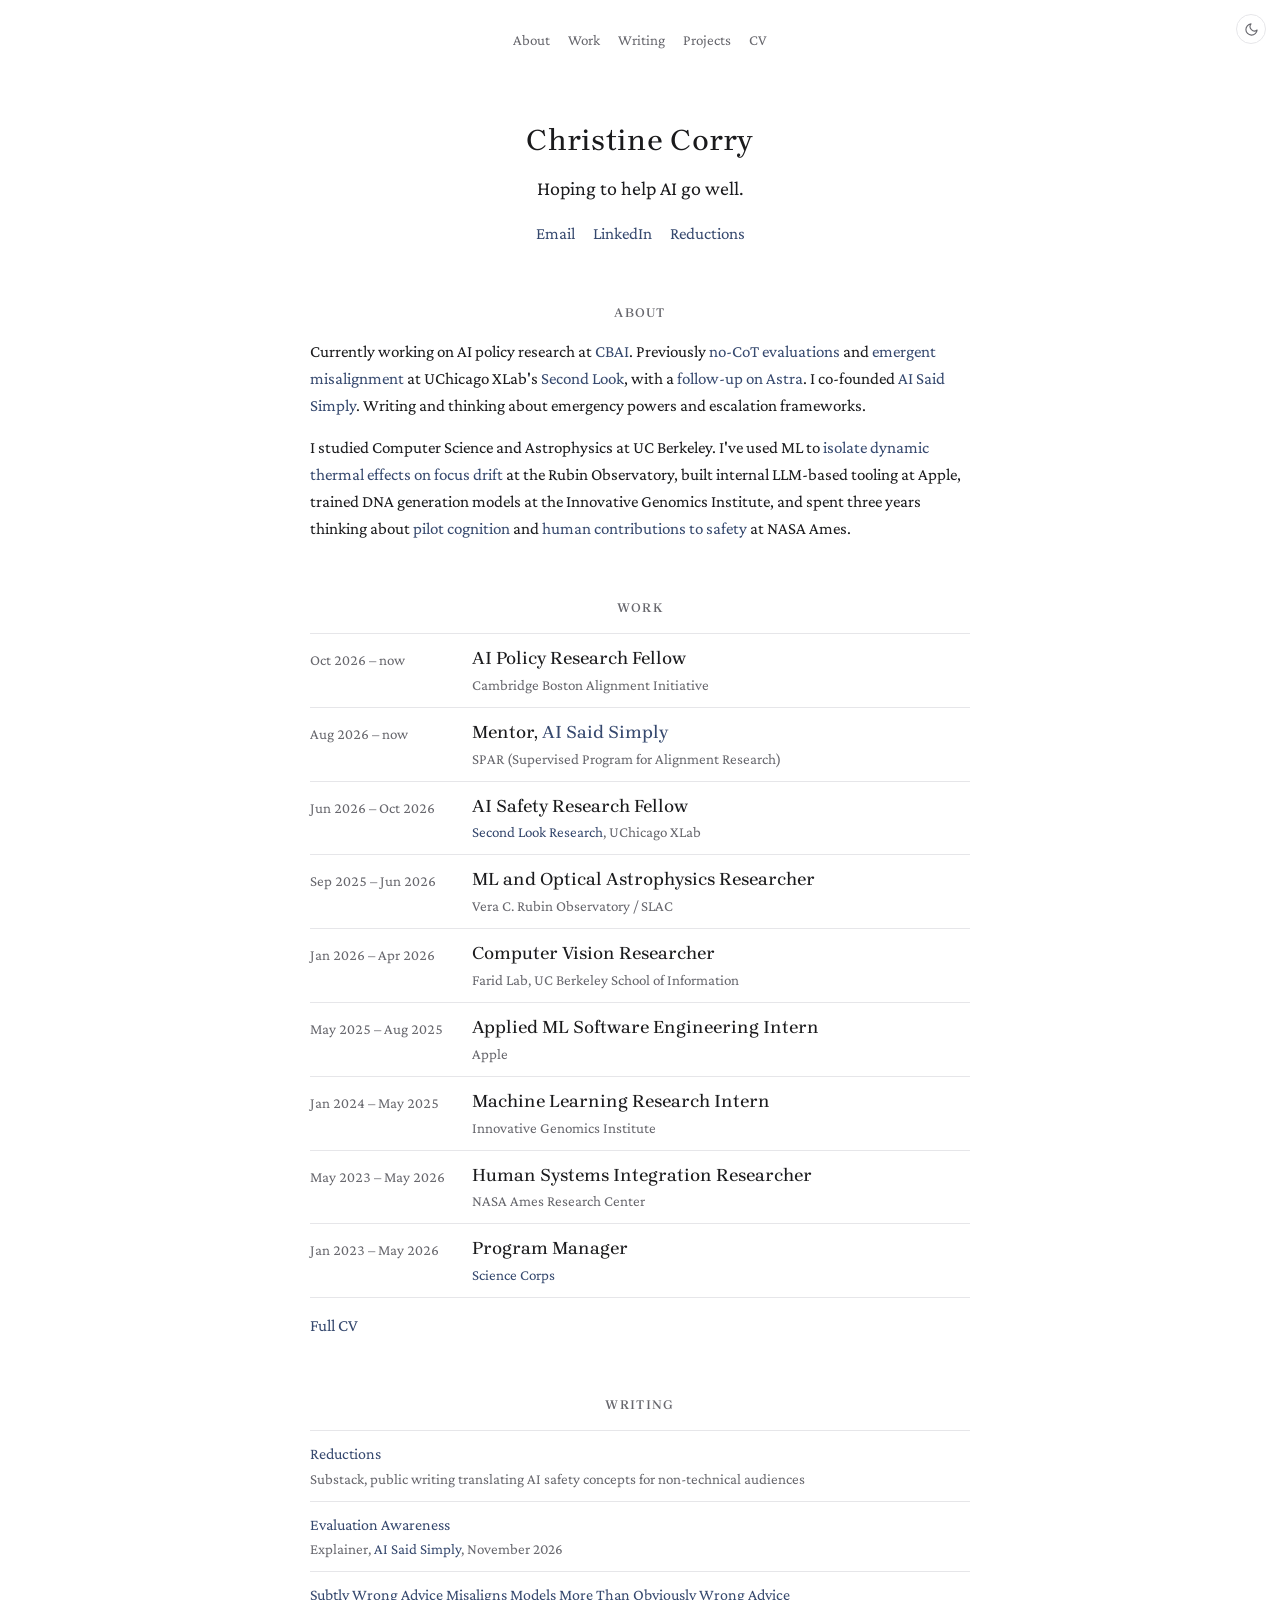
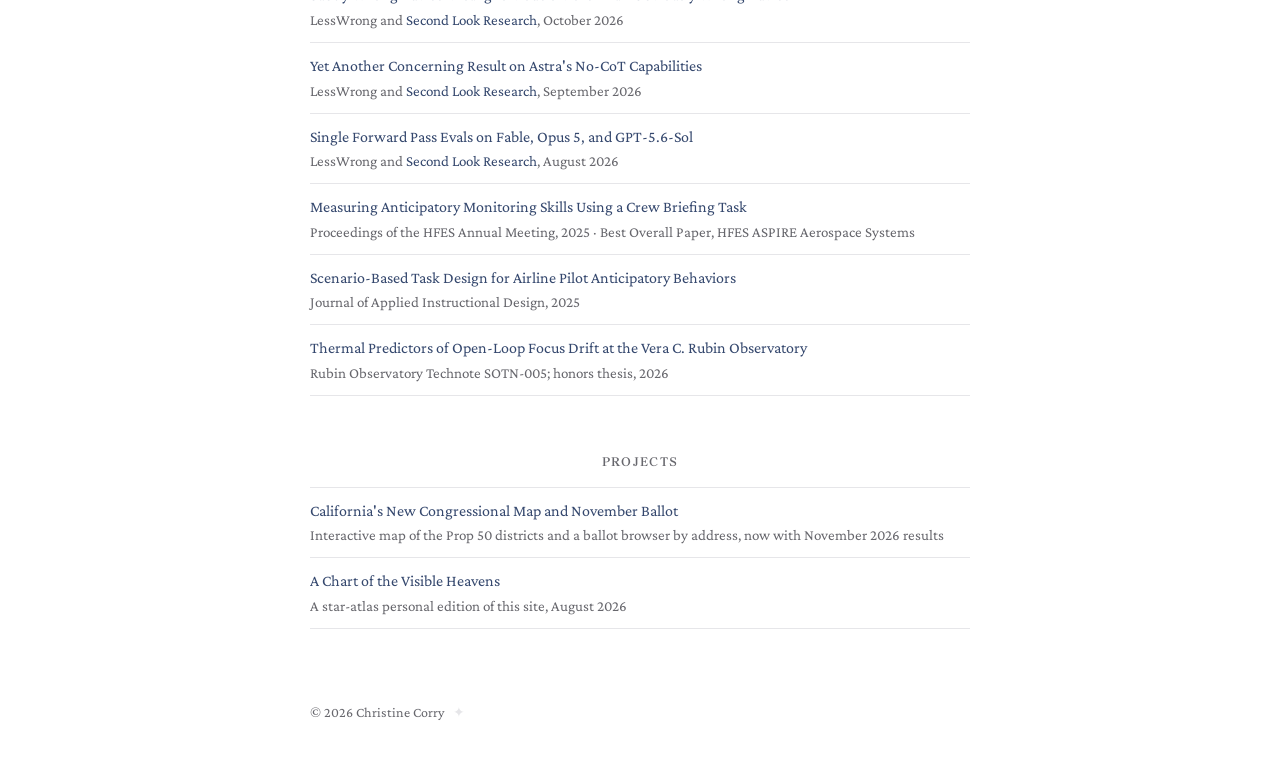
<file: index.html>
<!DOCTYPE html>
<html lang="en">
<head>
<meta charset="UTF-8">
<meta name="viewport" content="width=device-width, initial-scale=1.0">
<title>Christine Corry</title>
<meta name="description" content="Christine Corry is an AI safety and policy researcher: AI Policy Research Fellow at the Cambridge Boston Alignment Initiative, previously Second Look Research Fellow at UChicago's XLab, and a UC Berkeley Computer Science and Astrophysics graduate.">
<link rel="canonical" href="https://christinecorry.com/">
<meta property="og:type" content="profile">
<meta property="og:site_name" content="Christine Corry">
<meta property="og:title" content="Christine Corry">
<meta property="og:description" content="Christine Corry is an AI safety and policy researcher: AI Policy Research Fellow at the Cambridge Boston Alignment Initiative, previously Second Look Research Fellow at UChicago's XLab, and a UC Berkeley Computer Science and Astrophysics graduate.">
<meta property="og:url" content="https://christinecorry.com/">
<meta property="og:image" content="https://christinecorry.com/assets/headshot-web.jpg">
<meta property="og:image:width" content="640">
<meta property="og:image:height" content="619">
<meta property="og:image:alt" content="Christine Corry">
<meta name="twitter:card" content="summary">
<meta name="twitter:title" content="Christine Corry">
<meta name="twitter:description" content="Christine Corry is an AI safety and policy researcher: AI Policy Research Fellow at the Cambridge Boston Alignment Initiative, previously Second Look Research Fellow at UChicago's XLab, and a UC Berkeley Computer Science and Astrophysics graduate.">
<meta name="twitter:image" content="https://christinecorry.com/assets/headshot-web.jpg">
<script type="application/ld+json">
{
  "@context": "https://schema.org",
  "@type": "Person",
  "name": "Christine Corry",
  "url": "https://christinecorry.com/",
  "image": "https://christinecorry.com/assets/headshot-web.jpg",
  "jobTitle": "AI Policy Research Fellow",
  "worksFor": {"@type": "Organization", "name": "Cambridge Boston Alignment Initiative"},
  "alumniOf": {"@type": "CollegeOrUniversity", "name": "University of California, Berkeley"},
  "knowsAbout": ["AI safety", "AI policy", "Machine learning", "Astrophysics"],
  "sameAs": [
    "https://www.linkedin.com/in/christinecorry/",
    "https://proofbyvibes.substack.com"
  ]
}
</script>
<link rel="icon" href="assets/favicon.svg?v=3" type="image/svg+xml">
<link rel="preconnect" href="https://fonts.googleapis.com">
<link rel="preconnect" href="https://fonts.gstatic.com" crossorigin>
<link href="https://fonts.googleapis.com/css2?family=Crimson+Pro:ital,wght@0,400;0,600;1,400&family=Brygada+1918:wght@500;600&display=swap" rel="stylesheet">
<script>(function () { try { var t = sessionStorage.getItem("theme"); if (t) document.documentElement.dataset.theme = t; } catch (e) {} })();</script>
<link rel="stylesheet" href="styles.css?v=7">
</head>
<body>
<button id="theme-toggle" type="button" aria-label="Switch between light and dark mode" title="Light / dark">
  <svg class="moon" viewBox="0 0 24 24" fill="none" stroke="currentColor" stroke-width="1.8" stroke-linecap="round" stroke-linejoin="round" aria-hidden="true"><path d="M21 12.8A9 9 0 1 1 11.2 3a7 7 0 0 0 9.8 9.8z"/></svg>
  <svg class="sun" viewBox="0 0 24 24" fill="none" stroke="currentColor" stroke-width="1.8" stroke-linecap="round" stroke-linejoin="round" aria-hidden="true"><circle cx="12" cy="12" r="4"/><path d="M12 2v2M12 20v2M4.9 4.9l1.4 1.4M17.7 17.7l1.4 1.4M2 12h2M20 12h2M4.9 19.1l1.4-1.4M17.7 6.3l1.4-1.4"/></svg>
</button>
<div class="wrap">

<header>
  <nav>
    <a href="#about">About</a>
    <a href="#work">Work</a>
    <a href="#writing">Writing</a>
    <a href="#projects">Projects</a>
    <a href="cv.html">CV</a>
  </nav>
</header>

<main>

  <h1>Christine Corry</h1>
  <p class="lede">Hoping to help AI go well.</p>
  <p class="links">
    <a href="#" class="em" data-u="christinecorry1405" data-d="gmail.com" title="Copy email address">Email</a>
    <a href="https://www.linkedin.com/in/christinecorry/" target="_blank" rel="noopener">LinkedIn</a>
    <a href="https://proofbyvibes.substack.com" target="_blank" rel="noopener">Reductions</a>
  </p>

  <section id="about">
    <h2>About</h2>
    <p>Currently working on AI policy research at <a href="https://www.cbai.ai" target="_blank" rel="noopener">CBAI</a>. Previously <a href="https://www.lesswrong.com/posts/bxaWTNrdgJpkLXmgm/single-forward-pass-evals-on-fable-opus-5-and-gpt-5-6-sol" target="_blank" rel="noopener">no-CoT evaluations</a> and <a href="https://www.lesswrong.com/posts/yMPR6Pkv6jQXM4rWu/subtly-wrong-advice-misaligns-models-more-than-obviously" target="_blank" rel="noopener">emergent misalignment</a> at UChicago XLab's <a href="https://secondlookresearch.com" target="_blank" rel="noopener">Second Look</a>, with a <a href="https://www.lesswrong.com/posts/tz5WvDouXKbiWJG8B/yet-another-concerning-result-on-astra-s-no-cot-capabilities" target="_blank" rel="noopener">follow-up on Astra</a>. I co-founded <a href="https://aisaidsimply.com" target="_blank" rel="noopener">AI Said Simply</a>. Writing and thinking about emergency powers and escalation frameworks.</p>
    <p>I studied Computer Science and Astrophysics at UC Berkeley. I've used ML to <a href="https://sotn-005.lsst.io/" target="_blank" rel="noopener">isolate dynamic thermal effects on focus drift</a> at the Rubin Observatory, built internal LLM-based tooling at Apple, trained DNA generation models at the Innovative Genomics Institute, and spent three years thinking about <a href="https://doi.org/10.1177/10711813251360012" target="_blank" rel="noopener">pilot cognition</a> and <a href="https://doi.org/10.59668/2222.21502" target="_blank" rel="noopener">human contributions to safety</a> at NASA Ames.</p>
  </section>

  <section id="work">
    <h2>Work</h2>
    <ul class="rows">
      <li><span class="when">Oct 2026 – now</span><span><h3>AI Policy Research Fellow</h3><span class="org">Cambridge Boston Alignment Initiative</span></span></li>
      <li><span class="when">Aug 2026 – now</span><span><h3>Mentor, <a href="https://aisaidsimply.com" target="_blank" rel="noopener">AI Said Simply</a></h3><span class="org">SPAR (Supervised Program for Alignment Research)</span></span></li>
      <li><span class="when">Jun 2026 – Oct 2026</span><span><h3>AI Safety Research Fellow</h3><span class="org"><a href="https://secondlookresearch.com" target="_blank" rel="noopener">Second Look Research</a>, UChicago XLab</span></span></li>
      <li><span class="when">Sep 2025 – Jun 2026</span><span><h3>ML and Optical Astrophysics Researcher</h3><span class="org">Vera C. Rubin Observatory / SLAC</span></span></li>
      <li><span class="when">Jan 2026 – Apr 2026</span><span><h3>Computer Vision Researcher</h3><span class="org">Farid Lab, UC Berkeley School of Information</span></span></li>
      <li><span class="when">May 2025 – Aug 2025</span><span><h3>Applied ML Software Engineering Intern</h3><span class="org">Apple</span></span></li>
      <li><span class="when">Jan 2024 – May 2025</span><span><h3>Machine Learning Research Intern</h3><span class="org">Innovative Genomics Institute</span></span></li>
      <li><span class="when">May 2023 – May 2026</span><span><h3>Human Systems Integration Researcher</h3><span class="org">NASA Ames Research Center</span></span></li>
      <li><span class="when">Jan 2023 – May 2026</span><span><h3>Program Manager</h3><span class="org"><a href="https://science-corps.org" target="_blank" rel="noopener">Science Corps</a></span></span></li>
    </ul>
    <p class="more"><a href="cv.html">Full CV</a></p>
  </section>

  <section id="writing">
    <h2>Writing</h2>
    <ul class="pubs">
      <li><a href="https://proofbyvibes.substack.com" target="_blank" rel="noopener">Reductions</a><span class="venue">Substack, public writing translating AI safety concepts for non-technical audiences</span></li>
      <li><a href="https://aisaidsimply.com/library/evaluation-awareness" target="_blank" rel="noopener">Evaluation Awareness</a><span class="venue">Explainer, <a href="https://aisaidsimply.com" target="_blank" rel="noopener">AI Said Simply</a>, November 2026</span></li>
      <li><a href="https://www.lesswrong.com/posts/yMPR6Pkv6jQXM4rWu/subtly-wrong-advice-misaligns-models-more-than-obviously" target="_blank" rel="noopener">Subtly Wrong Advice Misaligns Models More Than Obviously Wrong Advice</a><span class="venue">LessWrong and <a href="https://secondlookresearch.com/subtle-obvious-em" target="_blank" rel="noopener">Second Look Research</a>, October 2026</span></li>
      <li><a href="https://www.lesswrong.com/posts/tz5WvDouXKbiWJG8B/yet-another-concerning-result-on-astra-s-no-cot-capabilities" target="_blank" rel="noopener">Yet Another Concerning Result on Astra's No-CoT Capabilities</a><span class="venue">LessWrong and <a href="https://secondlookresearch.com/astra-no-cot" target="_blank" rel="noopener">Second Look Research</a>, September 2026</span></li>
      <li><a href="https://www.lesswrong.com/posts/bxaWTNrdgJpkLXmgm/single-forward-pass-evals-on-fable-opus-5-and-gpt-5-6-sol" target="_blank" rel="noopener">Single Forward Pass Evals on Fable, Opus 5, and GPT-5.6-Sol</a><span class="venue">LessWrong and <a href="https://secondlookresearch.com/single-forward-pass" target="_blank" rel="noopener">Second Look Research</a>, August 2026</span></li>
      <li><a href="https://doi.org/10.1177/10711813251360012" target="_blank" rel="noopener">Measuring Anticipatory Monitoring Skills Using a Crew Briefing Task</a><span class="venue">Proceedings of the HFES Annual Meeting, 2025 · Best Overall Paper, HFES ASPIRE Aerospace Systems</span></li>
      <li><a href="https://doi.org/10.59668/2222.21502" target="_blank" rel="noopener">Scenario-Based Task Design for Airline Pilot Anticipatory Behaviors</a><span class="venue">Journal of Applied Instructional Design, 2025</span></li>
      <li><a href="https://sotn-005.lsst.io/" target="_blank" rel="noopener">Thermal Predictors of Open-Loop Focus Drift at the Vera C. Rubin Observatory</a><span class="venue">Rubin Observatory Technote SOTN-005; honors thesis, 2026</span></li>
    </ul>
  </section>

  <section id="projects">
    <h2>Projects</h2>
    <ul class="pubs">
      <li><a href="ca-ballot/">California's New Congressional Map and November Ballot</a><span class="venue">Interactive map of the Prop 50 districts and a ballot browser by address, now with November 2026 results</span></li>
      <li><a href="sky/">A Chart of the Visible Heavens</a><span class="venue">A star-atlas personal edition of this site, August 2026</span></li>
    </ul>
  </section>


</main>

<footer>&copy; 2026 Christine Corry <a href="scrapbook/" class="secret" aria-label="Scrapbook">✦</a></footer>

</div>
<script>
document.querySelectorAll("a.em").forEach(function (a) {
  a.addEventListener("click", function (e) {
    e.preventDefault();
    var m = a.dataset.u + "@" + a.dataset.d, orig = a.textContent;
    var done = function () { a.textContent = "copied"; setTimeout(function () { a.textContent = orig; }, 1200); };
    if (navigator.clipboard) navigator.clipboard.writeText(m).then(done, function () { location.href = "mailto:" + m; });
    else location.href = "mailto:" + m;
  });
});
document.getElementById("theme-toggle").addEventListener("click", function () {
  var h = document.documentElement;
  var dark = h.dataset.theme ? h.dataset.theme === "dark" : matchMedia("(prefers-color-scheme: dark)").matches;
  h.dataset.theme = dark ? "light" : "dark";
  try { sessionStorage.setItem("theme", h.dataset.theme); } catch (e) {}
});
</script>
</body>
</html>
</file>
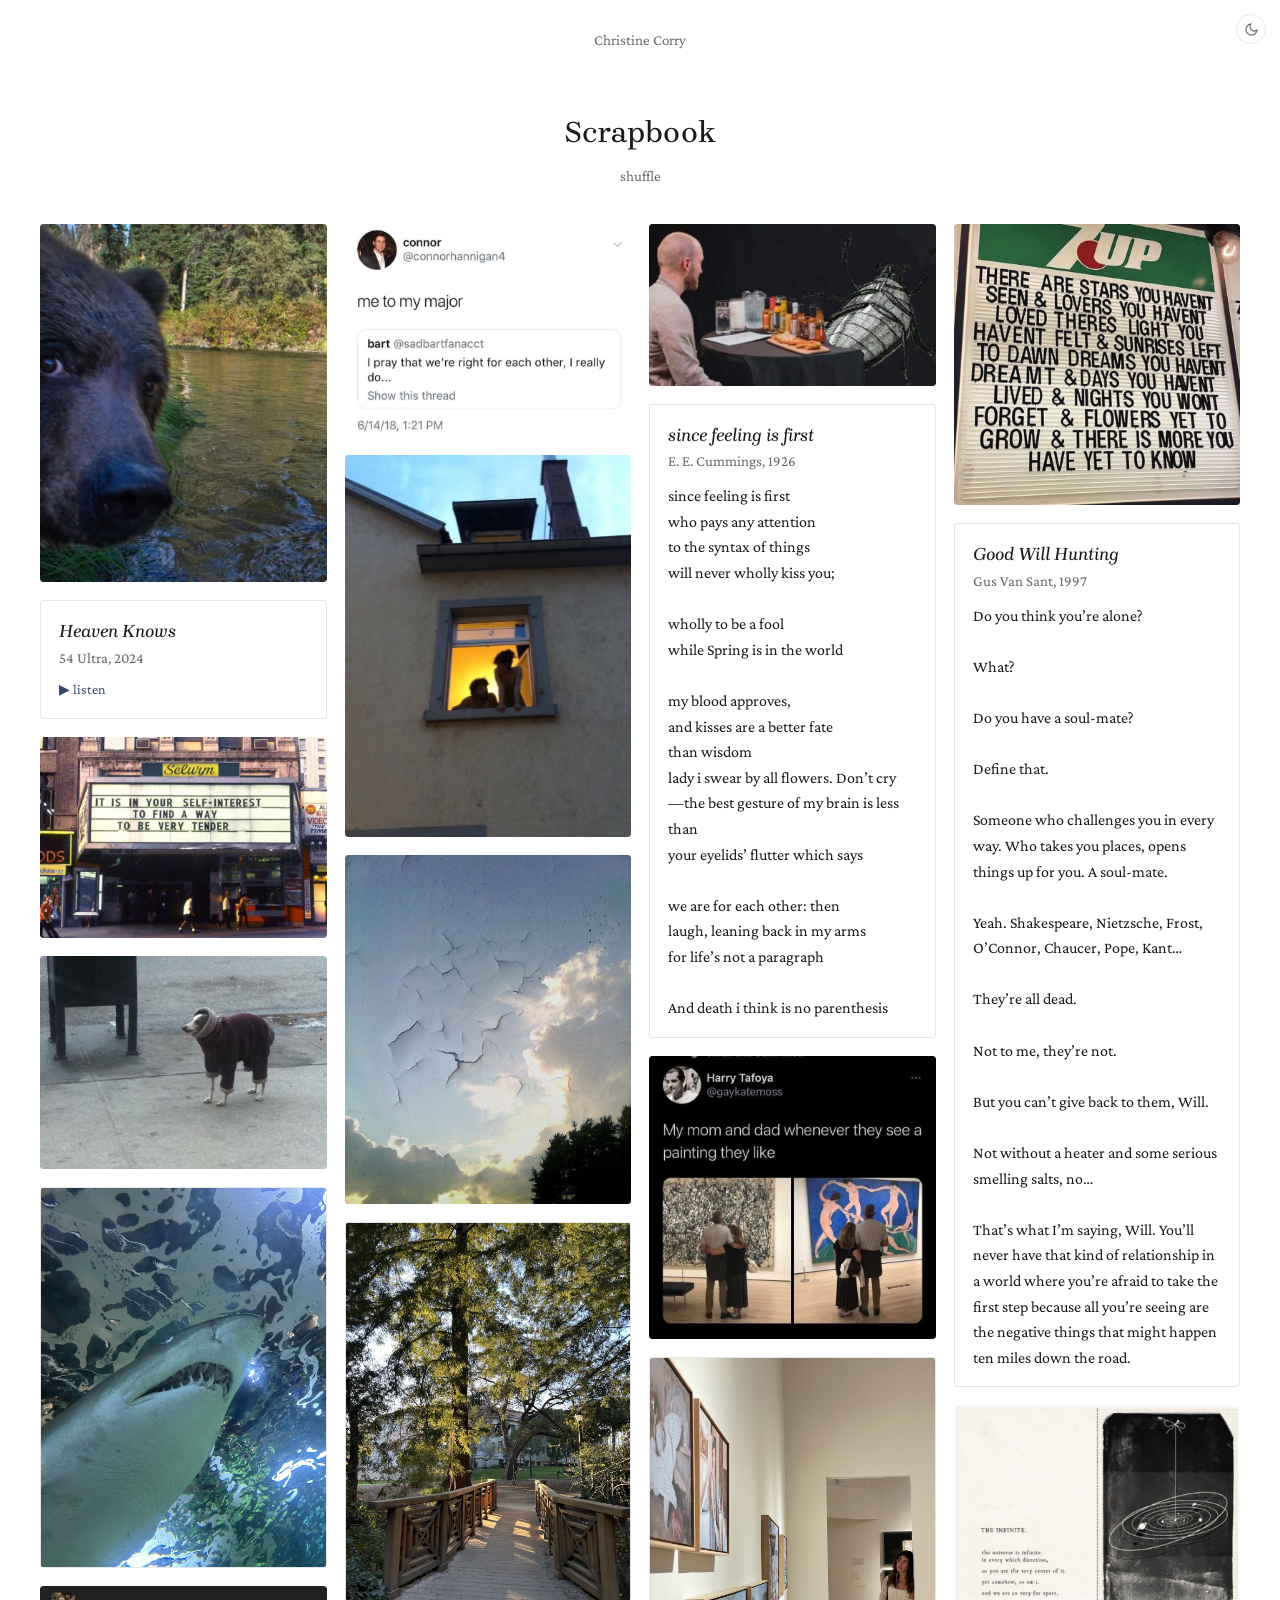
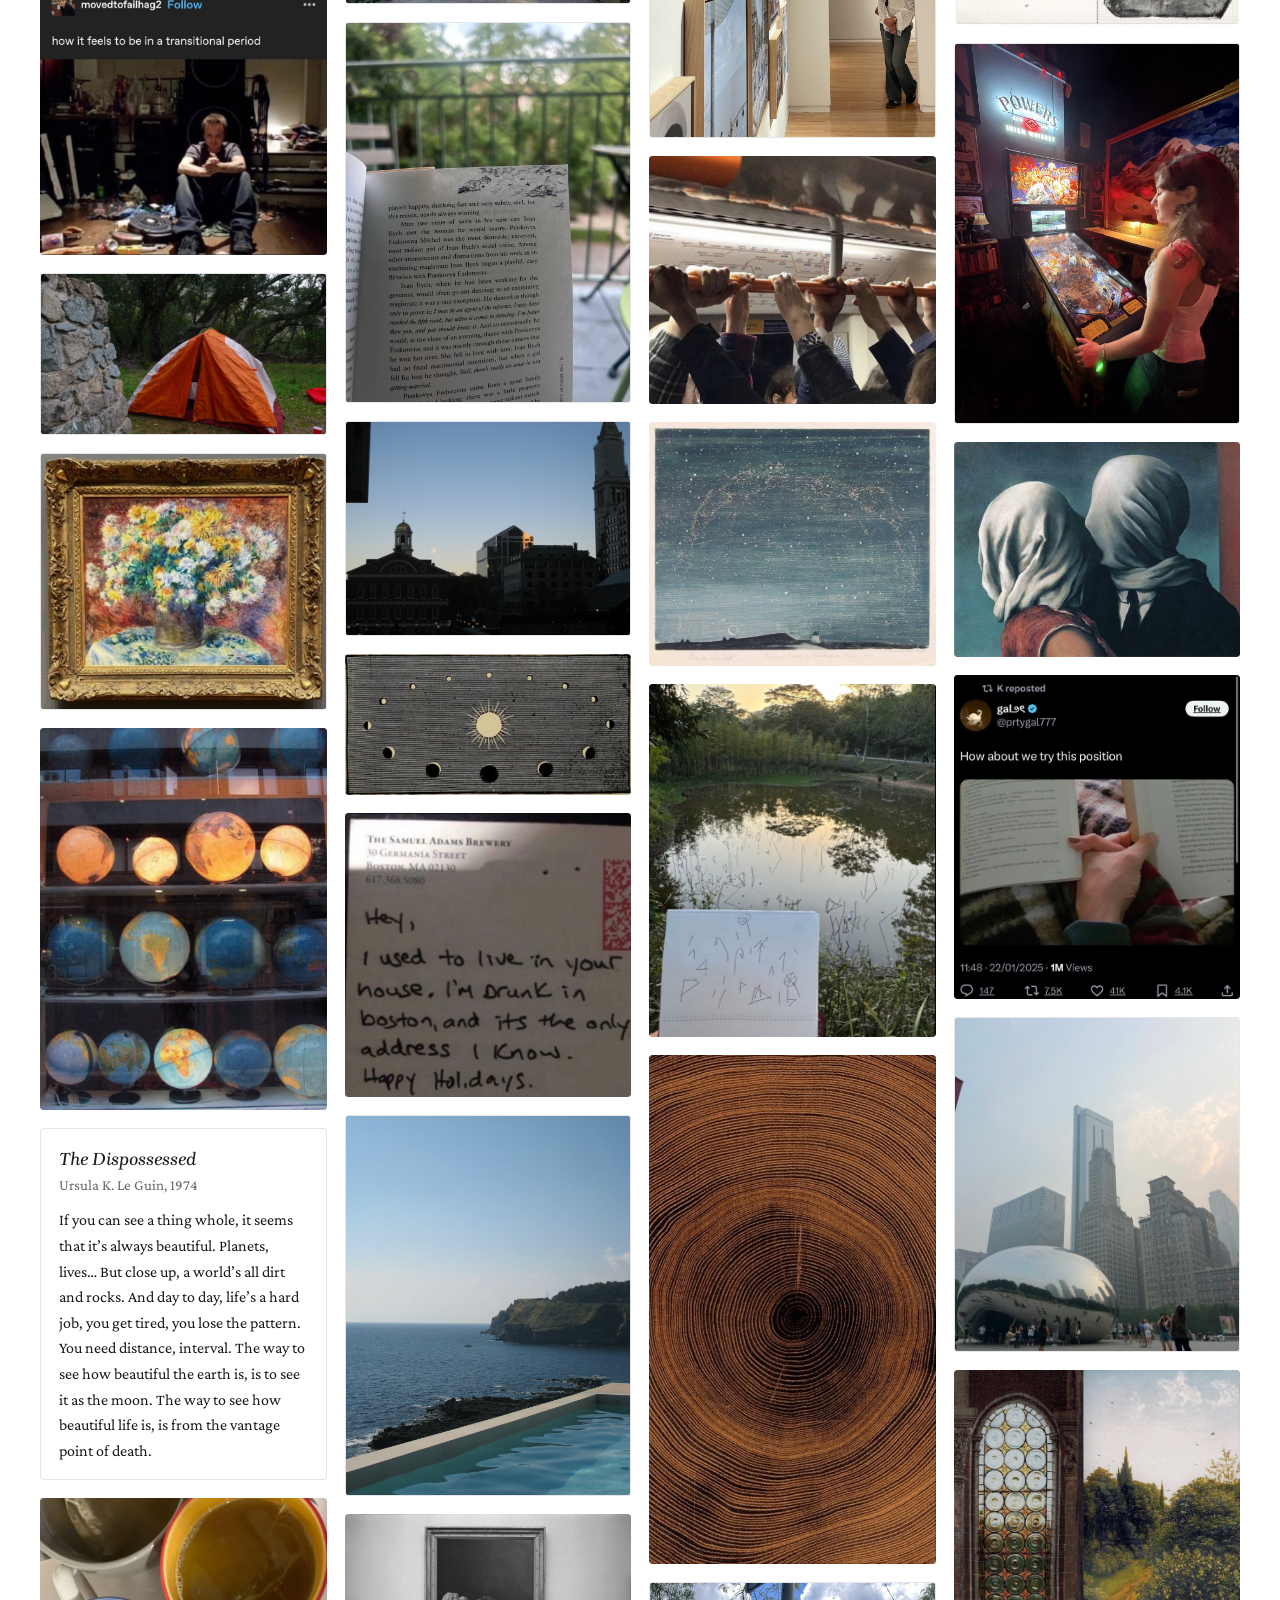
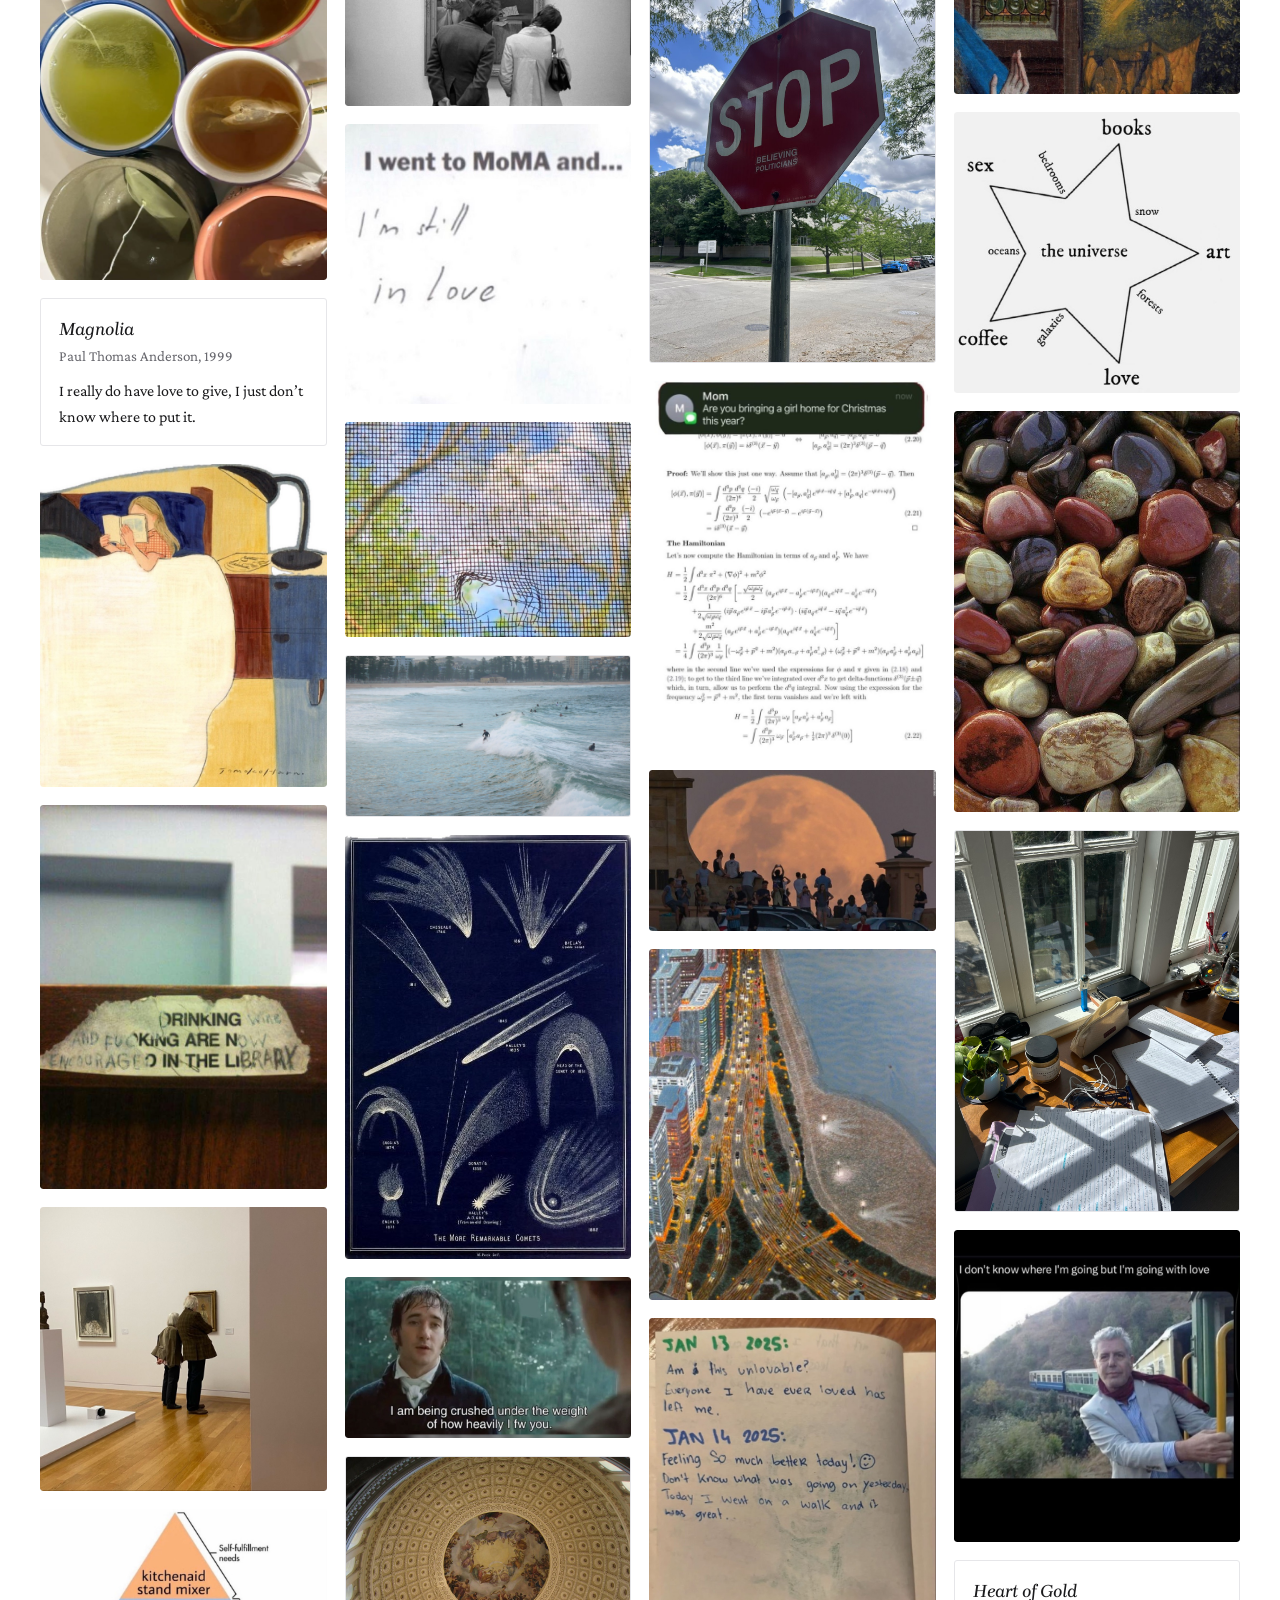
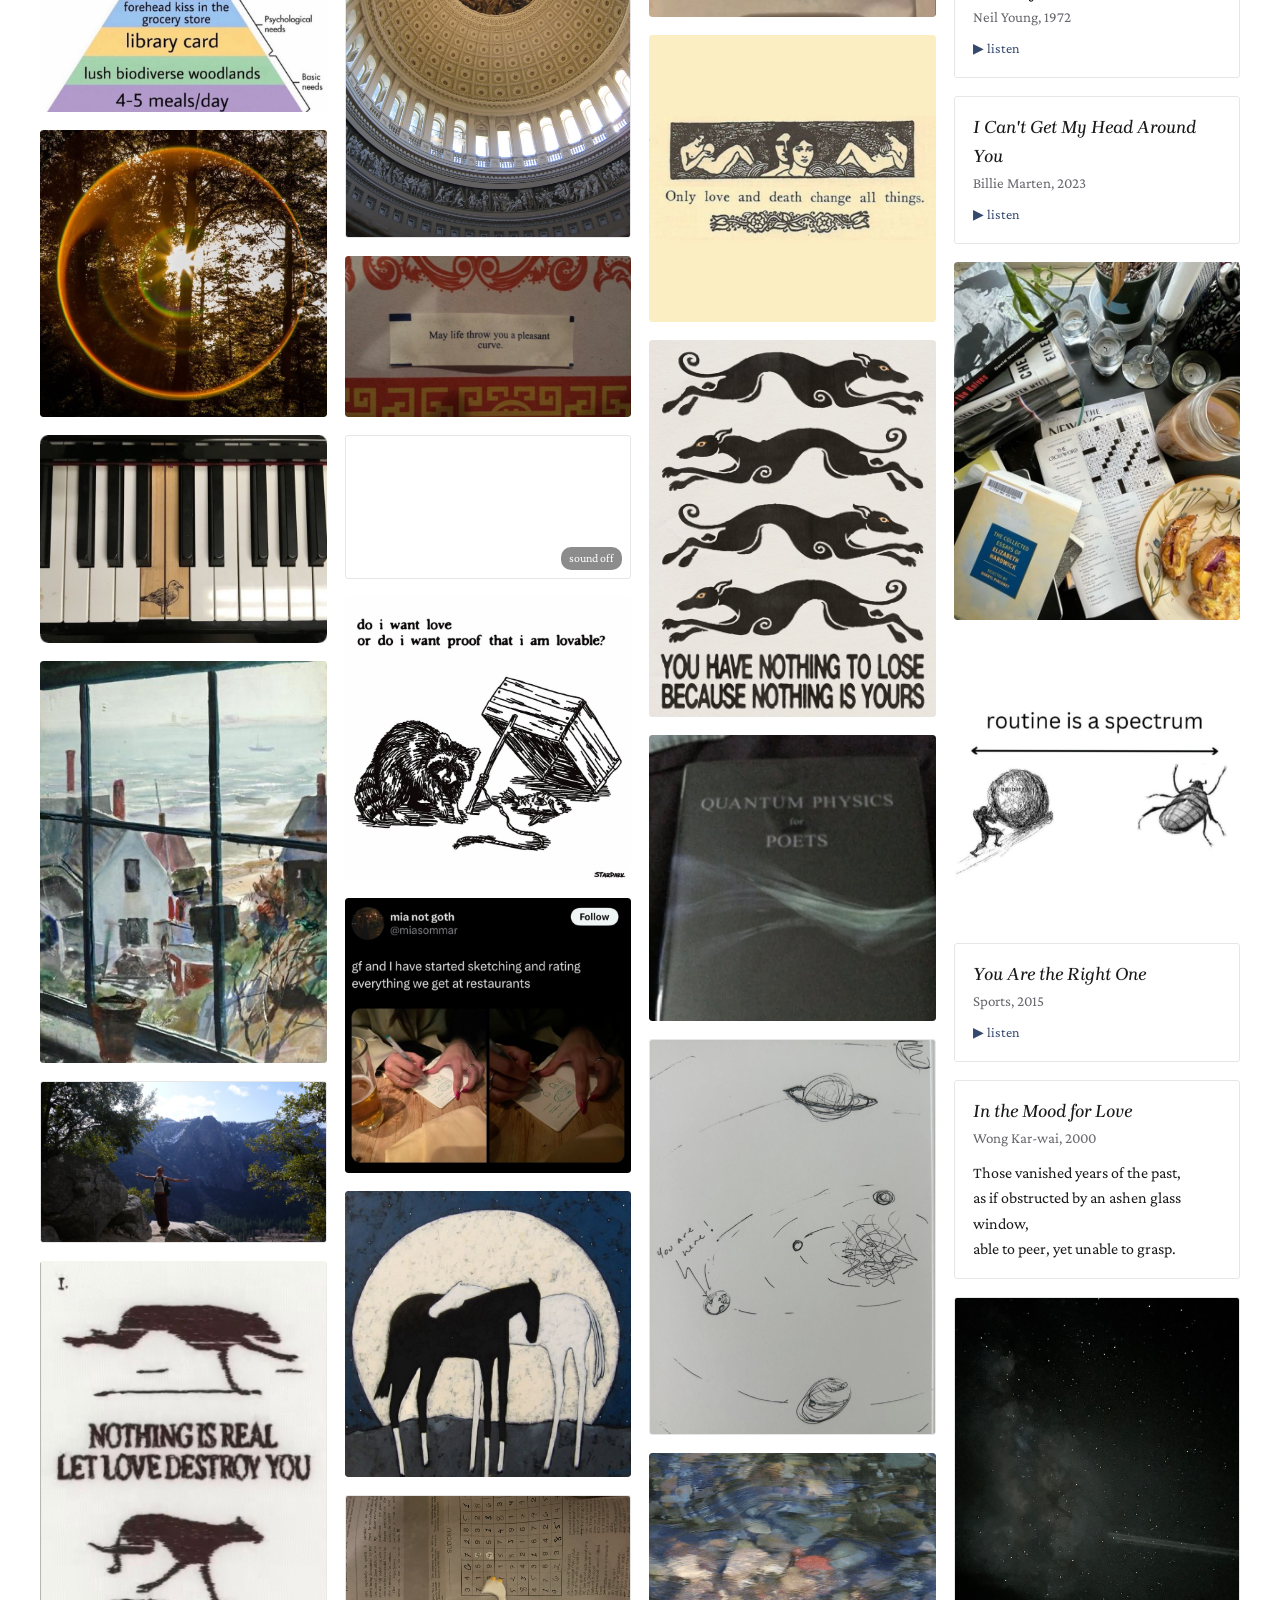
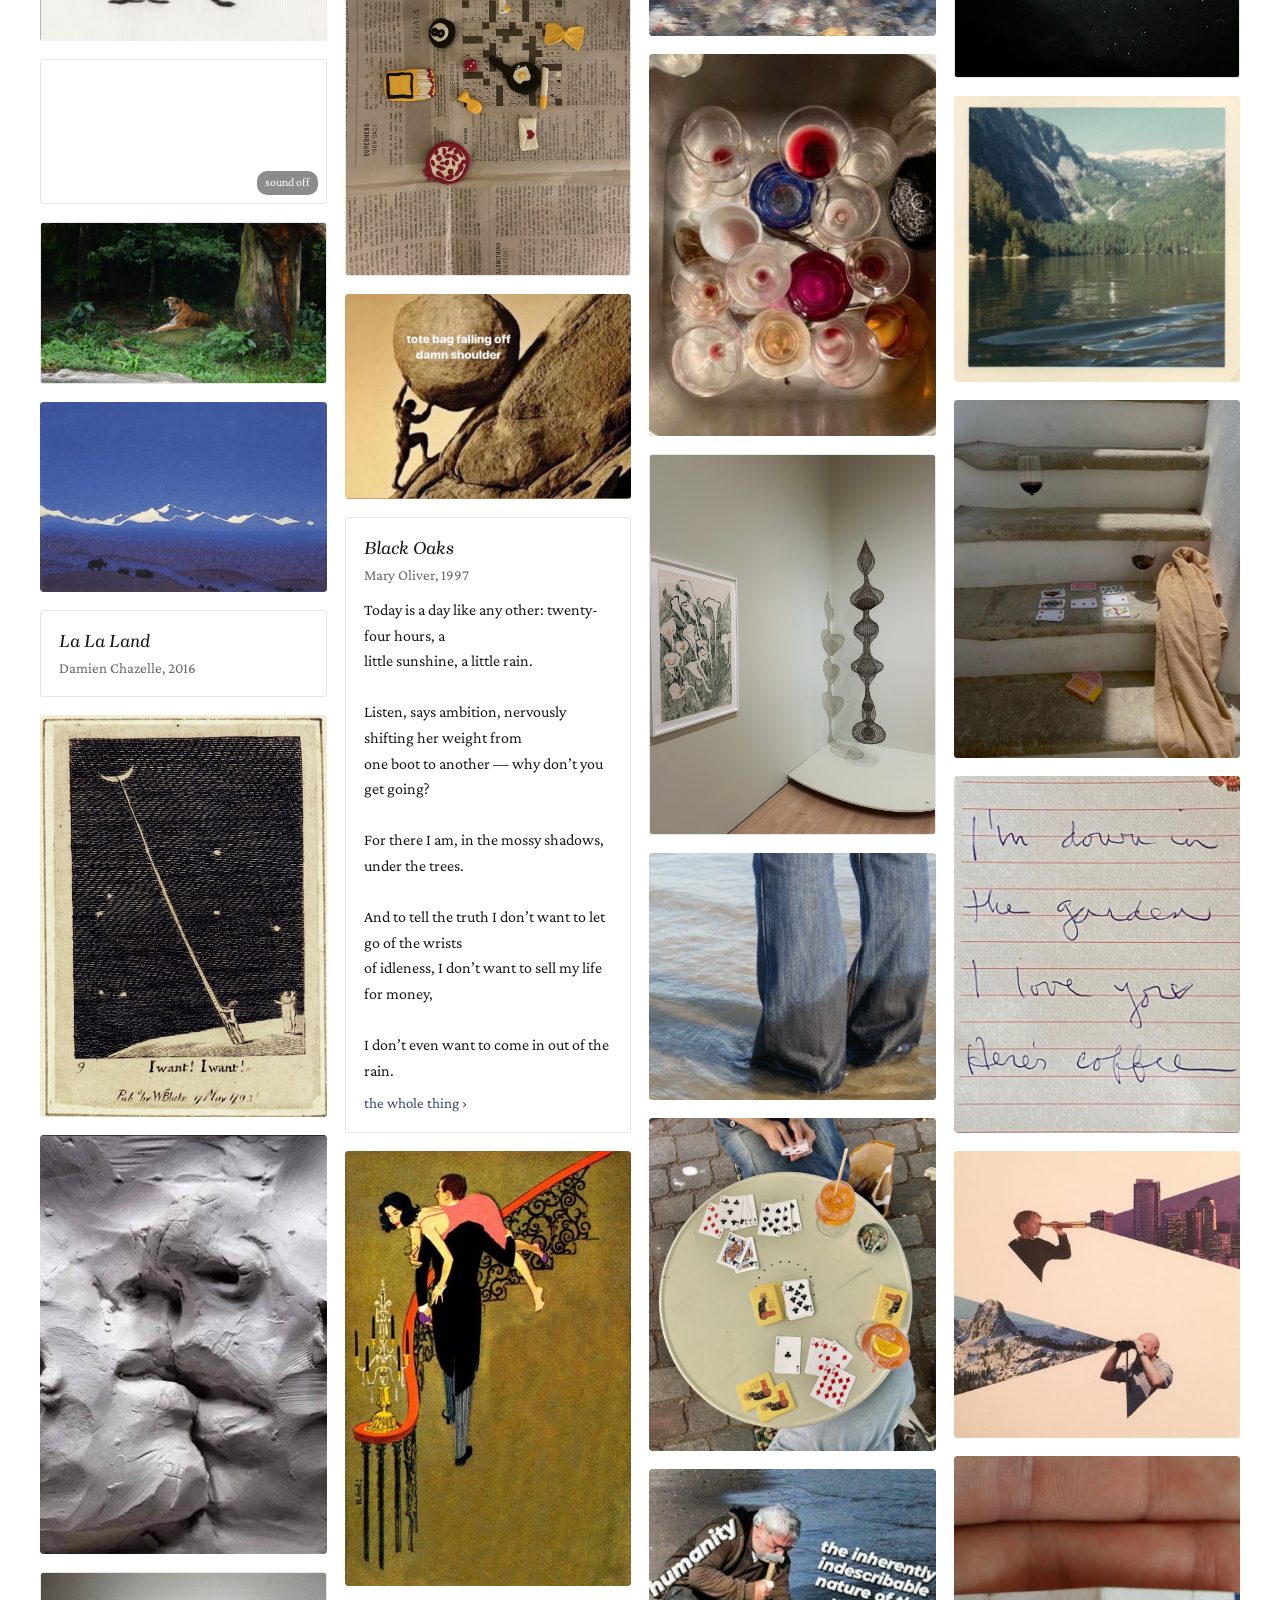
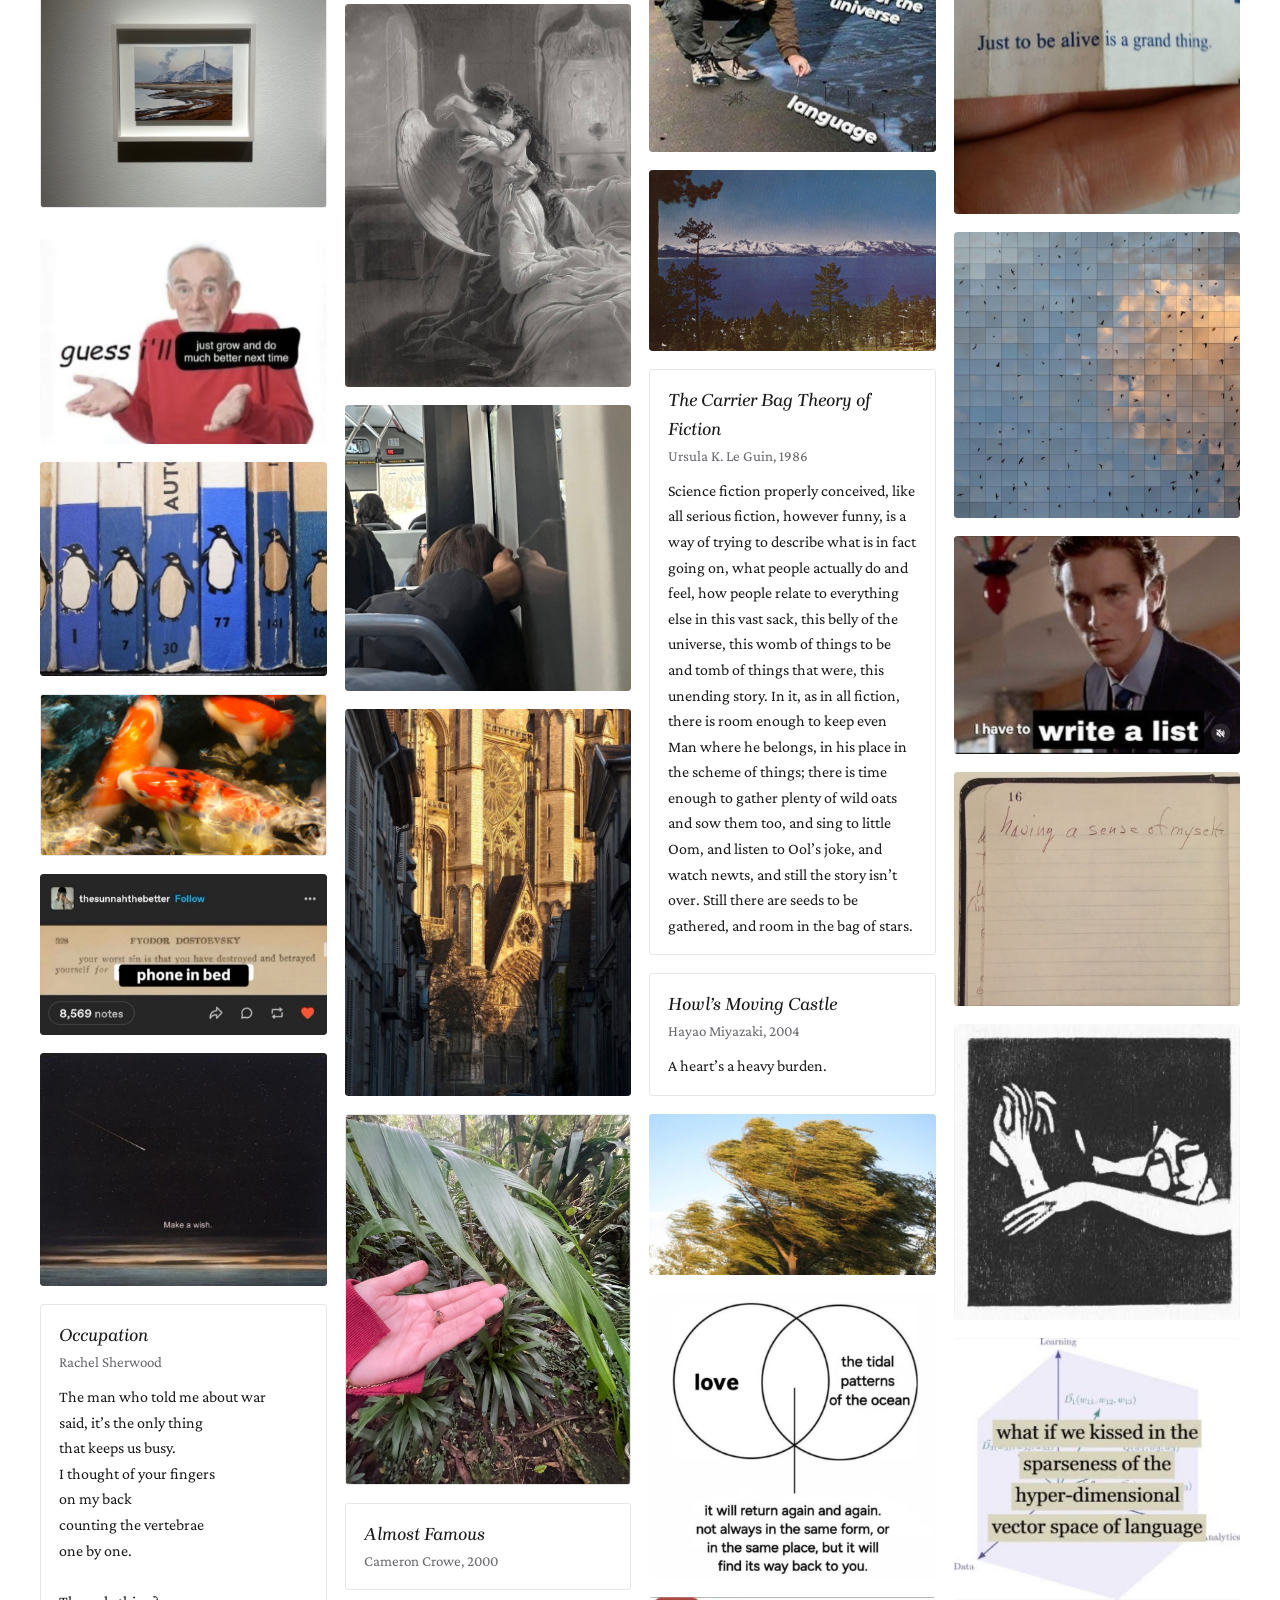
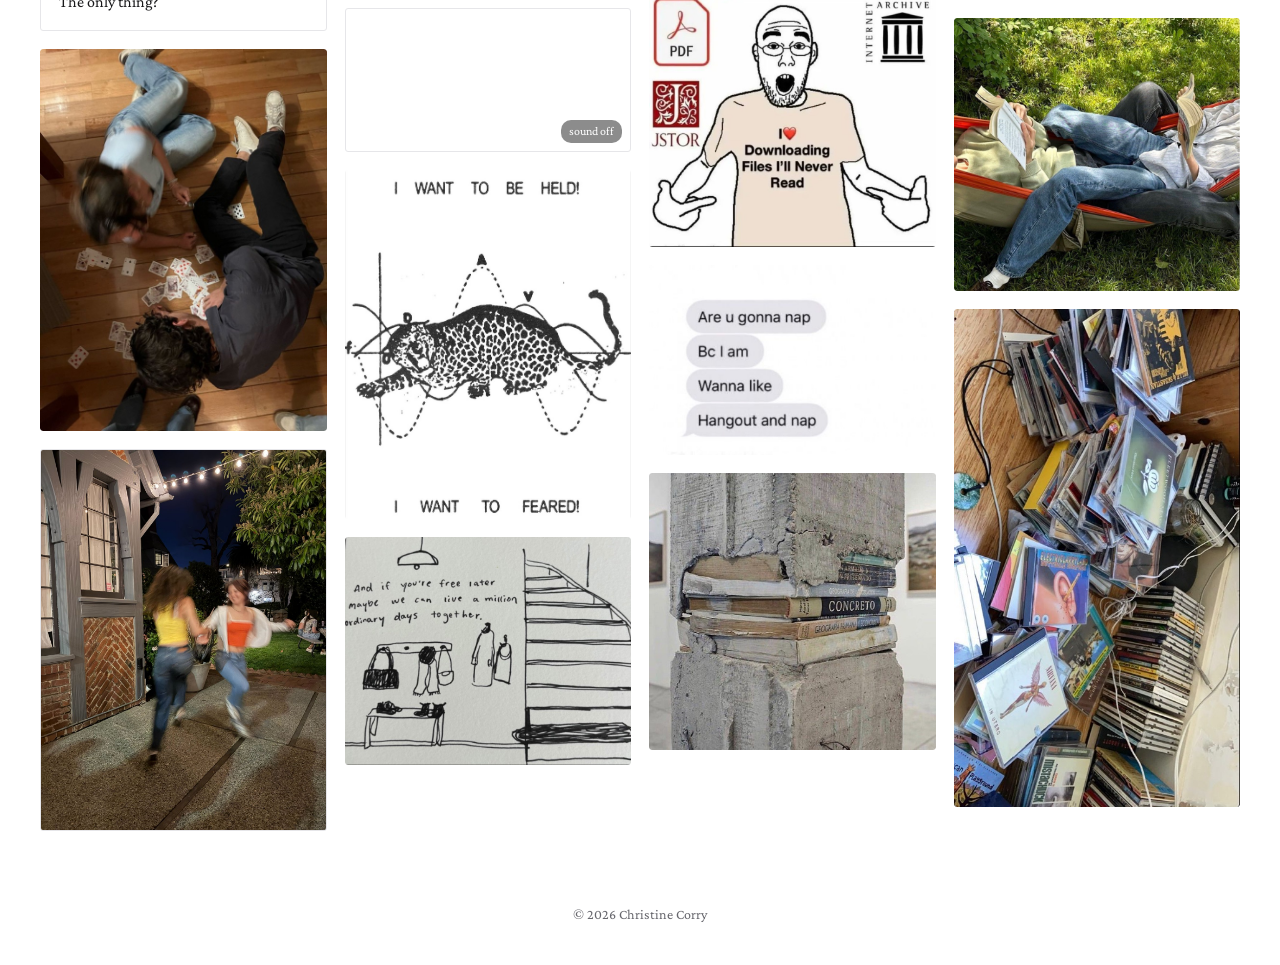
<file: scrapbook/index.html>
<!DOCTYPE html>
<html lang="en">
<head>
<meta charset="UTF-8">
<meta name="viewport" content="width=device-width, initial-scale=1.0">
<title>Scrapbook · Christine Corry</title>
<!-- hidden page: linked only from the ✦ in the root footer; not in sitemap.xml -->
<meta name="robots" content="noindex, nofollow">
<link rel="icon" href="../assets/favicon.svg?v=3" type="image/svg+xml">
<link rel="preconnect" href="https://fonts.googleapis.com">
<link rel="preconnect" href="https://fonts.gstatic.com" crossorigin>
<link href="https://fonts.googleapis.com/css2?family=Crimson+Pro:ital,wght@0,400;0,600;1,400&family=Brygada+1918:ital,wght@0,500;0,600;1,500&display=swap" rel="stylesheet">
<script>(function () { try { var t = sessionStorage.getItem("theme"); if (t) document.documentElement.dataset.theme = t; } catch (e) {} })();</script>
<link rel="stylesheet" href="../styles.css?v=7">
<style>
  :root { --card: #ffffff; }
  @media (prefers-color-scheme: dark) { :root:not([data-theme="light"]) { --card: #1b1c20; } }
  :root[data-theme="dark"] { --card: #1b1c20; }

  .top { text-align: center; }
  .top h1 { margin-top: 48px; }
  .tools { display: flex; justify-content: center; gap: 18px; margin: 4px 0 36px; }
  .tools button {
    font: inherit; font-size: 15px; color: var(--muted);
    background: none; border: 0; padding: 0; cursor: pointer;
  }
  .tools button:hover { color: var(--text); }

  .board { max-width: 1240px; margin: 0 auto; padding: 0 20px; columns: 4 230px; column-gap: 18px; }

  .card {
    break-inside: avoid;
    margin: 0 0 18px;
    background: var(--card);
    border: 1px solid var(--line);
    border-radius: 3px;
    overflow: hidden;
  }
  .card img, .card video { display: block; width: 100%; height: auto; }
  .card.text { padding: 16px 18px; }
  .card h3 { font-style: italic; }
  .card .by { display: block; color: var(--muted); font-size: 15px; }
  .card blockquote { margin: 10px 0 0; font-size: 16px; white-space: pre-line; }
  .card .more { display: inline-block; margin: 8px 0 0; font-size: 15px; }
  .card.pin { border: 0; background: none; }
  .card.pin img { border-radius: 3px; }

  .song { display: block; color: var(--text); position: relative; }
  .song:hover { text-decoration: none; border-color: var(--muted); }
  .listen {
    font: inherit; font-size: 14px; color: var(--accent);
    background: none; border: 0; padding: 0; margin-top: 8px; cursor: pointer;
  }
  .song.playing .listen::after { content: " · playing"; color: var(--muted); }

  .vid { position: relative; cursor: pointer; }
  .vid .snd {
    position: absolute; right: 8px; bottom: 8px; font-size: 12px; padding: 2px 8px;
    border-radius: 10px; background: rgba(0, 0, 0, 0.45); color: #fff; pointer-events: none;
  }

  footer { text-align: center; }
</style>
</head>
<body>
<button id="theme-toggle" type="button" aria-label="Switch between light and dark mode" title="Light / dark">
  <svg class="moon" viewBox="0 0 24 24" fill="none" stroke="currentColor" stroke-width="1.8" stroke-linecap="round" stroke-linejoin="round" aria-hidden="true"><path d="M21 12.8A9 9 0 1 1 11.2 3a7 7 0 0 0 9.8 9.8z"/></svg>
  <svg class="sun" viewBox="0 0 24 24" fill="none" stroke="currentColor" stroke-width="1.8" stroke-linecap="round" stroke-linejoin="round" aria-hidden="true"><circle cx="12" cy="12" r="4"/><path d="M12 2v2M12 20v2M4.9 4.9l1.4 1.4M17.7 17.7l1.4 1.4M2 12h2M20 12h2M4.9 19.1l1.4-1.4M17.7 6.3l1.4-1.4"/></svg>
</button>

<div class="wrap top">
  <header><nav><a href="../">Christine Corry</a></nav></header>
  <h1>Scrapbook</h1>
  <div class="tools">
    <button id="shuffle">shuffle</button>
  </div>
</div>

<div class="board" id="board"></div>

<div class="wrap"><footer>&copy; 2026 Christine Corry</footer></div>

<script src="items.js?v=9"></script>
<script>
const board = document.getElementById("board");
const shuffle = a => { for (let i = a.length - 1; i > 0; i--) { const j = Math.floor(Math.random() * (i + 1)); [a[i], a[j]] = [a[j], a[i]]; } return a; };
const el = (tag, cls, html) => { const e = document.createElement(tag); if (cls) e.className = cls; if (html != null) e.innerHTML = html; return e; };
const esc = s => s.replace(/&/g, "&amp;").replace(/</g, "&lt;");

// --- cards ---------------------------------------------------------------
const player = new Audio();
function card(it) {
  let c;
  if (it.kind === "photo" || it.kind === "pin") {
    c = el("figure", "card " + it.kind);
    const img = el("img"); img.src = it.src; img.alt = it.alt || "";
    if (it.w) { img.width = it.w; img.height = it.h; img.loading = "lazy"; }
    c.append(img);
  } else if (it.kind === "video") {
    c = el("figure", "card");
    const w = el("div", "vid"), v = el("video");
    Object.assign(v, { src: it.src, muted: true, loop: !!it.loop, playsInline: true, preload: "metadata" });
    w.append(v, el("span", "snd", "sound off"));
    w.addEventListener("click", () => { v.muted = !v.muted; w.lastChild.textContent = v.muted ? "sound off" : "sound on"; if (v.paused) v.play(); });
    c.append(w);
    seen.observe(v);
  } else if (it.kind === "song") {
    c = el("a", "card text song");
    c.href = it.href; c.target = "_blank"; c.rel = "noopener";
    c.innerHTML = `<h3>${esc(it.title)}</h3><span class="by">${esc(it.by)}</span>`;
    const b = el("button", "listen", "&#9654; listen");
    b.addEventListener("click", e => {
      e.preventDefault(); e.stopPropagation();
      const on = !c.classList.contains("playing");
      board.querySelectorAll(".song.playing").forEach(s => s.classList.remove("playing"));
      player.pause();
      if (on) { player.src = it.preview; player.volume = 0.6; player.play(); c.classList.add("playing"); }
    });
    c.append(b);
  } else {
    c = el("div", "card text");
    c.innerHTML = `<h3>${esc(it.title)}</h3>` +
      (it.by ? `<span class="by">${esc(it.by)}</span>` : "") +
      (it.quote ? `<blockquote>${esc(it.quote)}</blockquote>` : "") +
      (it.link ? `<a class="more" href="${it.link}" target="_blank" rel="noopener">the whole thing &rsaquo;</a>` : "");
  }
  return c;
}
player.addEventListener("ended", () => board.querySelectorAll(".song.playing").forEach(s => s.classList.remove("playing")));

// videos play (silently) only while on screen
const seen = new IntersectionObserver(es => es.forEach(e => e.isIntersecting ? e.target.play().catch(() => {}) : e.target.pause()), { threshold: 0.2 });

board.append(...shuffle(ITEMS.slice()).map(card));
document.getElementById("shuffle").onclick = () => board.append(...shuffle([...board.children]));

document.getElementById("theme-toggle").addEventListener("click", function () {
  var h = document.documentElement;
  var dark = h.dataset.theme ? h.dataset.theme === "dark" : matchMedia("(prefers-color-scheme: dark)").matches;
  h.dataset.theme = dark ? "light" : "dark";
  try { sessionStorage.setItem("theme", h.dataset.theme); } catch (e) {}
});
</script>
</body>
</html>
</file>
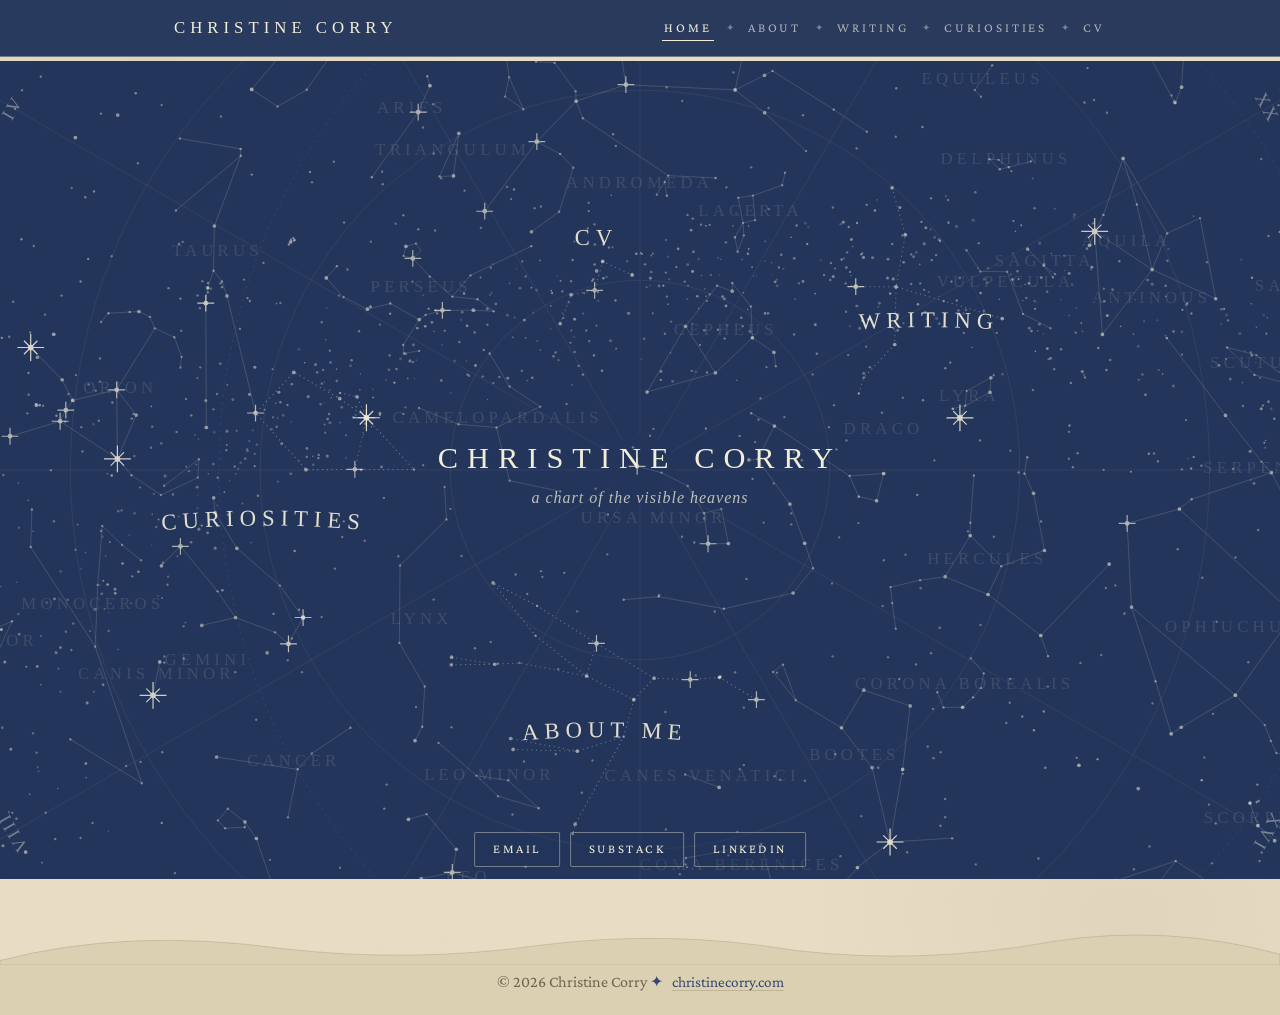
<file: sky/index.html>
<!DOCTYPE html>
<html lang="en">
<head>
<meta charset="UTF-8">
<meta name="viewport" content="width=device-width, initial-scale=1.0">
<title>Christine Corry</title>
<meta name="description" content="Christine Corry is an AI safety researcher and Second Look Research Fellow at UChicago's XLab, and a UC Berkeley CS and Astrophysics graduate. Writing, curiosities, and CV.">
<link rel="canonical" href="https://christinecorry.com/sky/">
<meta property="og:type" content="profile">
<meta property="og:site_name" content="Christine Corry">
<meta property="og:title" content="Christine Corry">
<meta property="og:description" content="Christine Corry is an AI safety researcher and Second Look Research Fellow at UChicago's XLab, and a UC Berkeley CS and Astrophysics graduate. Writing, curiosities, and CV.">
<meta property="og:url" content="https://christinecorry.com/sky/">
<meta property="og:image" content="https://christinecorry.com/assets/headshot-web.jpg">
<meta property="og:image:width" content="640">
<meta property="og:image:height" content="619">
<meta property="og:image:alt" content="Christine Corry">
<meta name="twitter:card" content="summary">
<meta name="twitter:title" content="Christine Corry">
<meta name="twitter:description" content="Christine Corry is an AI safety researcher and Second Look Research Fellow at UChicago's XLab, and a UC Berkeley CS and Astrophysics graduate. Writing, curiosities, and CV.">
<meta name="twitter:image" content="https://christinecorry.com/assets/headshot-web.jpg">
<link rel="icon" href="assets/favicon.svg?v=2" type="image/svg+xml">
<link rel="preconnect" href="https://fonts.googleapis.com">
<link rel="preconnect" href="https://fonts.gstatic.com" crossorigin>
<link href="https://fonts.googleapis.com/css2?family=IM+Fell+DW+Pica:ital@0;1&family=Crimson+Pro:ital,wght@0,400;0,600;1,400&family=Brygada+1918:ital,wght@0,400;0,500;0,600;1,400&display=swap" rel="stylesheet">
<link rel="stylesheet" href="styles.css?v=b12e9b6">
</head>
<body>

<header class="site-header">
  <div class="container header-inner">
    <a class="site-name" href="#home">Christine Corry</a>
    <nav class="site-nav" data-nosnippet>
      <a href="#home" data-tab="home" class="tab-link active">home</a>
      <span class="nav-star" aria-hidden="true">✦</span>
      <a href="#about" data-tab="about" class="tab-link">about</a>
      <span class="nav-star" aria-hidden="true">✦</span>
      <a href="#writing" data-tab="writing" class="tab-link">writing</a>
      <span class="nav-star" aria-hidden="true">✦</span>
      <a href="#curios" data-tab="curios" class="tab-link">curiosities</a>
      <span class="nav-star" aria-hidden="true">✦</span>
      <a href="cv.html">cv</a>
    </nav>
  </div>
</header>

<main class="container">

  <!-- ============ HOME: the celestial map ============ -->
  <section class="tab-panel active" id="panel-home">
    <div class="hero" data-nosnippet>
      <!-- Each constellation is a clickable "galaxy" — the map zooms into it -->
      <svg class="starmap" viewBox="0 0 1000 1000" preserveAspectRatio="xMidYMid slice" aria-label="Map of the northern sky: each invented constellation is a section of this site">
<defs>
<g id="st3"><path d="M0 -8 L0 8 M-8 0 L8 0 M-4 -4 L4 4 M-4 4 L4 -4" fill="none"/><circle r="1.7" stroke="none"/></g>
<g id="st2"><path d="M0 -5 L0 5 M-5 0 L5 0" fill="none"/><circle r="1.4" stroke="none"/></g>
<g id="st1"><circle r="1.1" stroke="none"/></g>
<clipPath id="discclip"><circle cx="500" cy="500" r="452"/></clipPath>
</defs>
<g id="sky">
<circle class="disc" cx="500" cy="500" r="470"/>
<circle class="disc-edge" cx="500" cy="500" r="471.5"/>
<circle class="disc-edge" cx="500" cy="500" r="475"/>
<circle class="rim" cx="500" cy="500" r="452"/>
<polygon class="rim" points="500.0,35.5 529.7,47.0 560.6,39.5 588.6,54.7 620.2,51.3 645.9,70.1 677.8,70.9 700.8,92.8 732.2,97.7 752.2,122.5 782.8,131.5 799.3,158.7 828.5,171.5 841.3,200.7 868.5,217.2 877.5,247.8 902.3,267.7 907.2,299.2 929.1,322.2 929.9,354.1 948.7,379.8 945.3,411.4 960.5,439.4 953.0,470.3 964.5,500.0 953.0,529.7 960.5,560.6 945.3,588.6 948.7,620.2 929.9,645.9 929.1,677.8 907.2,700.8 902.3,732.2 877.5,752.2 868.5,782.8 841.3,799.3 828.5,828.5 799.3,841.3 782.8,868.5 752.2,877.5 732.2,902.3 700.8,907.2 677.8,929.1 645.9,929.9 620.2,948.7 588.6,945.3 560.6,960.5 529.7,953.0 500.0,964.5 470.3,953.0 439.4,960.5 411.4,945.3 379.8,948.7 354.1,929.9 322.2,929.1 299.2,907.2 267.7,902.3 247.8,877.5 217.2,868.5 200.7,841.3 171.5,828.5 158.7,799.3 131.5,782.8 122.5,752.2 97.7,732.3 92.8,700.8 70.9,677.8 70.1,645.9 51.3,620.2 54.7,588.6 39.5,560.6 47.0,529.7 35.5,500.0 47.0,470.3 39.5,439.4 54.7,411.4 51.3,379.8 70.1,354.1 70.9,322.2 92.8,299.2 97.7,267.7 122.5,247.8 131.5,217.2 158.7,200.7 171.5,171.5 200.7,158.7 217.2,131.5 247.8,122.5 267.7,97.7 299.2,92.8 322.2,70.9 354.1,70.1 379.8,51.3 411.4,54.7 439.4,39.5 470.3,47.0"/>
<g class="grid">
<circle cx="500" cy="500" r="113.0"/>
<circle cx="500" cy="500" r="226.0"/>
<circle cx="500" cy="500" r="339.0"/>
<line x1="500.0" y1="479.3" x2="500.0" y2="48.0"/>
<line x1="489.6" y1="482.1" x2="274.0" y2="108.6"/>
<line x1="482.1" y1="489.6" x2="108.6" y2="274.0"/>
<line x1="479.3" y1="500.0" x2="48.0" y2="500.0"/>
<line x1="482.1" y1="510.4" x2="108.6" y2="726.0"/>
<line x1="489.6" y1="517.9" x2="274.0" y2="891.4"/>
<line x1="500.0" y1="520.7" x2="500.0" y2="952.0"/>
<line x1="510.4" y1="517.9" x2="726.0" y2="891.4"/>
<line x1="517.9" y1="510.4" x2="891.4" y2="726.0"/>
<line x1="520.7" y1="500.0" x2="952.0" y2="500.0"/>
<line x1="517.9" y1="489.6" x2="891.4" y2="274.0"/>
<line x1="510.4" y1="482.1" x2="726.0" y2="108.6"/>
<line x1="500.0" y1="57.8" x2="500.0" y2="48.0"/>
<line x1="385.5" y1="72.9" x2="383.0" y2="63.4"/>
<line x1="278.9" y1="117.0" x2="274.0" y2="108.6"/>
<line x1="187.3" y1="187.3" x2="180.4" y2="180.4"/>
<line x1="117.0" y1="278.9" x2="108.6" y2="274.0"/>
<line x1="72.9" y1="385.5" x2="63.4" y2="383.0"/>
<line x1="57.8" y1="500.0" x2="48.0" y2="500.0"/>
<line x1="72.9" y1="614.5" x2="63.4" y2="617.0"/>
<line x1="117.0" y1="721.1" x2="108.6" y2="726.0"/>
<line x1="187.3" y1="812.7" x2="180.4" y2="819.6"/>
<line x1="278.9" y1="883.0" x2="274.0" y2="891.4"/>
<line x1="385.5" y1="927.1" x2="383.0" y2="936.6"/>
<line x1="500.0" y1="942.2" x2="500.0" y2="952.0"/>
<line x1="614.5" y1="927.1" x2="617.0" y2="936.6"/>
<line x1="721.1" y1="883.0" x2="726.0" y2="891.4"/>
<line x1="812.7" y1="812.7" x2="819.6" y2="819.6"/>
<line x1="883.0" y1="721.1" x2="891.4" y2="726.0"/>
<line x1="927.1" y1="614.5" x2="936.6" y2="617.0"/>
<line x1="942.2" y1="500.0" x2="952.0" y2="500.0"/>
<line x1="927.1" y1="385.5" x2="936.6" y2="383.0"/>
<line x1="883.0" y1="278.9" x2="891.4" y2="274.0"/>
<line x1="812.7" y1="187.3" x2="819.6" y2="180.4"/>
<line x1="721.1" y1="117.0" x2="726.0" y2="108.6"/>
<line x1="614.5" y1="72.9" x2="617.0" y2="63.4"/>
</g>
<text class="rim-num" x="500.0" y="72.5" transform="rotate(0 500.0 72.5)">0</text>
<text class="rim-num" x="286.2" y="129.8" transform="rotate(-30 286.2 129.8)">II</text>
<text class="rim-num" x="129.8" y="286.2" transform="rotate(-60 129.8 286.2)">IV</text>
<text class="rim-num" x="72.5" y="500.0" transform="rotate(-90 72.5 500.0)">VI</text>
<text class="rim-num" x="129.8" y="713.8" transform="rotate(-120 129.8 713.8)">VIII</text>
<text class="rim-num" x="286.2" y="870.2" transform="rotate(-150 286.2 870.2)">X</text>
<text class="rim-num" x="500.0" y="927.5" transform="rotate(-180 500.0 927.5)">XII</text>
<text class="rim-num" x="713.8" y="870.2" transform="rotate(-210 713.8 870.2)">XIV</text>
<text class="rim-num" x="870.2" y="713.8" transform="rotate(-240 870.2 713.8)">XVI</text>
<text class="rim-num" x="927.5" y="500.0" transform="rotate(-270 927.5 500.0)">XVIII</text>
<text class="rim-num" x="870.2" y="286.2" transform="rotate(-300 870.2 286.2)">XX</text>
<text class="rim-num" x="713.8" y="129.8" transform="rotate(-330 713.8 129.8)">XXII</text>
<polyline class="ecliptic" clip-path="url(#discclip)" points="500.0,161.0 483.9,165.9 468.3,171.5 453.2,177.8 438.5,184.8 424.4,192.4 410.7,200.6 397.6,209.4 385.1,218.6 373.0,228.4 361.5,238.6 350.6,249.3 340.2,260.3 330.4,271.7 321.1,283.5 312.4,295.5 304.3,307.9 296.7,320.6 289.7,333.4 283.2,346.6 277.3,359.9 272.0,373.4 267.2,387.0 263.0,400.8 259.4,414.8 256.3,428.8 253.8,443.0 251.8,457.2 250.4,471.4 249.6,485.7 249.3,500.0 249.6,514.3 250.4,528.6 251.8,542.8 253.8,557.0 256.3,571.2 259.4,585.2 263.0,599.2 267.2,613.0 272.0,626.6 277.3,640.1 283.2,653.4 289.7,666.6 296.7,679.4 304.3,692.1 312.4,704.5 321.1,716.5 330.4,728.3 340.2,739.7 350.6,750.7 361.5,761.4 373.0,771.6 385.1,781.4 397.6,790.6 410.7,799.4 424.4,807.6 438.5,815.2 453.2,822.2 468.3,828.5 483.9,834.1 500.0,839.0 516.5,843.1 533.4,846.4 550.7,848.8 568.3,850.3 586.2,850.8 604.4,850.4 622.9,848.9 641.5,846.3 660.2,842.6 678.9,837.7 697.6,831.7 716.3,824.4 734.7,815.9 752.9,806.2 770.8,795.1 788.2,782.8 805.0,769.2 821.2,754.3 836.6,738.3 851.2,721.0 864.7,702.5 877.2,683.0 888.5,662.5 898.5,641.1 907.1,618.9 914.3,596.0 919.9,572.5 924.0,548.6 926.5,524.4 927.3,500.0 926.5,475.6 924.0,451.4 919.9,427.5 914.3,404.0 907.1,381.1 898.5,358.9 888.5,337.5 877.2,317.0 864.7,297.5 851.2,279.0 836.6,261.7 821.2,245.7 805.0,230.8 788.2,217.2 770.8,204.9 752.9,193.8 734.7,184.1 716.3,175.6 697.6,168.3 678.9,162.3 660.2,157.4 641.5,153.7 622.9,151.1 604.4,149.6 586.2,149.2 568.3,149.7 550.7,151.2 533.4,153.6 516.5,156.9 500.0,161.0"/>
<g class="milkyway" clip-path="url(#discclip)">
<circle cx="539.2" cy="354.7" r="0.52" opacity="0.47"/>
<circle cx="688.4" cy="355.0" r="0.94" opacity="0.22"/>
<circle cx="86.2" cy="624.0" r="0.72" opacity="0.23"/>
<circle cx="589.9" cy="361.5" r="0.50" opacity="0.41"/>
<circle cx="286.7" cy="484.4" r="0.85" opacity="0.35"/>
<circle cx="698.3" cy="351.3" r="0.90" opacity="0.21"/>
<circle cx="580.4" cy="388.0" r="0.83" opacity="0.45"/>
<circle cx="397.3" cy="443.2" r="0.64" opacity="0.46"/>
<circle cx="125.6" cy="666.2" r="0.86" opacity="0.45"/>
<circle cx="473.1" cy="365.8" r="0.79" opacity="0.35"/>
<circle cx="164.1" cy="547.5" r="0.69" opacity="0.36"/>
<circle cx="578.3" cy="376.6" r="0.45" opacity="0.30"/>
<circle cx="896.6" cy="403.7" r="0.68" opacity="0.40"/>
<circle cx="722.2" cy="351.8" r="0.61" opacity="0.44"/>
<circle cx="528.2" cy="398.3" r="0.66" opacity="0.19"/>
<circle cx="281.6" cy="468.6" r="0.60" opacity="0.36"/>
<circle cx="501.3" cy="371.5" r="0.53" opacity="0.40"/>
<circle cx="468.0" cy="417.0" r="0.69" opacity="0.36"/>
<circle cx="447.7" cy="394.8" r="0.66" opacity="0.49"/>
<circle cx="729.9" cy="397.6" r="0.74" opacity="0.30"/>
<circle cx="567.5" cy="384.7" r="0.43" opacity="0.24"/>
<circle cx="422.4" cy="388.8" r="0.45" opacity="0.34"/>
<circle cx="925.5" cy="431.2" r="0.76" opacity="0.17"/>
<circle cx="541.4" cy="395.5" r="0.84" opacity="0.25"/>
<circle cx="702.7" cy="394.7" r="0.84" opacity="0.44"/>
<circle cx="110.7" cy="649.8" r="0.83" opacity="0.20"/>
<circle cx="768.9" cy="379.3" r="0.89" opacity="0.47"/>
<circle cx="175.0" cy="632.0" r="0.57" opacity="0.31"/>
<circle cx="235.1" cy="479.1" r="0.41" opacity="0.50"/>
<circle cx="181.3" cy="582.7" r="0.56" opacity="0.26"/>
<circle cx="306.9" cy="437.2" r="0.92" opacity="0.34"/>
<circle cx="721.6" cy="386.7" r="0.82" opacity="0.47"/>
<circle cx="507.6" cy="406.7" r="0.57" opacity="0.38"/>
<circle cx="236.6" cy="522.7" r="0.75" opacity="0.15"/>
<circle cx="353.7" cy="447.9" r="0.66" opacity="0.20"/>
<circle cx="872.1" cy="486.7" r="0.70" opacity="0.21"/>
<circle cx="892.7" cy="426.0" r="0.53" opacity="0.30"/>
<circle cx="209.7" cy="474.3" r="0.72" opacity="0.32"/>
<circle cx="656.8" cy="412.6" r="0.63" opacity="0.27"/>
<circle cx="421.3" cy="445.4" r="0.82" opacity="0.40"/>
<circle cx="183.7" cy="714.9" r="0.41" opacity="0.37"/>
<circle cx="285.1" cy="453.7" r="0.93" opacity="0.45"/>
<circle cx="259.9" cy="476.7" r="0.64" opacity="0.28"/>
<circle cx="651.0" cy="415.8" r="0.61" opacity="0.38"/>
<circle cx="106.3" cy="716.6" r="0.67" opacity="0.27"/>
<circle cx="183.2" cy="568.2" r="0.82" opacity="0.49"/>
<circle cx="438.8" cy="423.2" r="0.67" opacity="0.18"/>
<circle cx="95.4" cy="701.8" r="0.48" opacity="0.37"/>
<circle cx="450.6" cy="384.7" r="0.44" opacity="0.21"/>
<circle cx="802.1" cy="386.9" r="0.70" opacity="0.38"/>
<circle cx="677.9" cy="396.7" r="0.41" opacity="0.20"/>
<circle cx="594.6" cy="389.0" r="0.68" opacity="0.34"/>
<circle cx="647.3" cy="385.7" r="0.90" opacity="0.43"/>
<circle cx="678.0" cy="362.9" r="0.91" opacity="0.28"/>
<circle cx="185.6" cy="503.3" r="0.85" opacity="0.45"/>
<circle cx="706.7" cy="388.6" r="0.95" opacity="0.16"/>
<circle cx="927.7" cy="522.0" r="0.76" opacity="0.36"/>
<circle cx="542.2" cy="383.9" r="0.59" opacity="0.33"/>
<circle cx="229.5" cy="590.8" r="0.71" opacity="0.19"/>
<circle cx="866.5" cy="436.1" r="0.43" opacity="0.22"/>
<circle cx="792.1" cy="501.0" r="0.62" opacity="0.49"/>
<circle cx="939.3" cy="489.6" r="0.54" opacity="0.24"/>
<circle cx="800.0" cy="411.5" r="0.62" opacity="0.24"/>
<circle cx="511.3" cy="390.5" r="0.83" opacity="0.30"/>
<circle cx="930.7" cy="541.6" r="0.86" opacity="0.38"/>
<circle cx="517.4" cy="386.5" r="0.67" opacity="0.22"/>
<circle cx="921.5" cy="491.7" r="0.87" opacity="0.15"/>
<circle cx="872.8" cy="418.9" r="0.69" opacity="0.36"/>
<circle cx="130.4" cy="534.3" r="0.70" opacity="0.23"/>
<circle cx="143.5" cy="598.8" r="0.67" opacity="0.24"/>
<circle cx="147.0" cy="579.0" r="0.88" opacity="0.20"/>
<circle cx="440.7" cy="428.6" r="0.44" opacity="0.46"/>
<circle cx="575.3" cy="438.8" r="0.67" opacity="0.35"/>
<circle cx="557.6" cy="446.6" r="0.42" opacity="0.44"/>
<circle cx="127.5" cy="759.1" r="0.54" opacity="0.35"/>
<circle cx="267.5" cy="482.8" r="0.69" opacity="0.23"/>
<circle cx="817.5" cy="417.6" r="0.73" opacity="0.41"/>
<circle cx="139.4" cy="753.5" r="0.50" opacity="0.18"/>
<circle cx="519.4" cy="447.2" r="0.82" opacity="0.28"/>
<circle cx="882.4" cy="532.8" r="0.52" opacity="0.43"/>
<circle cx="653.3" cy="416.9" r="0.90" opacity="0.32"/>
<circle cx="515.4" cy="363.1" r="0.50" opacity="0.39"/>
<circle cx="638.4" cy="373.7" r="0.88" opacity="0.34"/>
<circle cx="351.3" cy="407.0" r="0.76" opacity="0.42"/>
<circle cx="550.2" cy="398.1" r="0.92" opacity="0.36"/>
<circle cx="224.6" cy="551.3" r="0.42" opacity="0.45"/>
<circle cx="899.7" cy="601.3" r="0.66" opacity="0.15"/>
<circle cx="315.5" cy="471.9" r="0.94" opacity="0.26"/>
<circle cx="940.0" cy="608.1" r="0.82" opacity="0.23"/>
<circle cx="930.6" cy="475.8" r="0.78" opacity="0.39"/>
<circle cx="209.7" cy="526.3" r="0.42" opacity="0.43"/>
<circle cx="257.7" cy="458.1" r="0.93" opacity="0.26"/>
<circle cx="592.2" cy="398.4" r="0.60" opacity="0.22"/>
<circle cx="735.3" cy="429.4" r="0.51" opacity="0.45"/>
<circle cx="690.3" cy="385.7" r="0.81" opacity="0.30"/>
<circle cx="506.0" cy="390.2" r="0.44" opacity="0.23"/>
<circle cx="151.6" cy="576.7" r="0.83" opacity="0.39"/>
<circle cx="650.7" cy="386.3" r="0.94" opacity="0.41"/>
<circle cx="531.3" cy="381.9" r="0.89" opacity="0.50"/>
<circle cx="111.5" cy="744.6" r="0.40" opacity="0.26"/>
<circle cx="248.4" cy="521.2" r="0.68" opacity="0.16"/>
<circle cx="935.3" cy="502.4" r="0.52" opacity="0.30"/>
<circle cx="270.8" cy="438.8" r="0.91" opacity="0.48"/>
<circle cx="600.2" cy="355.6" r="0.68" opacity="0.19"/>
<circle cx="230.0" cy="498.0" r="0.49" opacity="0.41"/>
<circle cx="642.5" cy="400.8" r="0.86" opacity="0.28"/>
<circle cx="189.4" cy="606.8" r="0.48" opacity="0.37"/>
<circle cx="197.1" cy="579.3" r="0.80" opacity="0.15"/>
<circle cx="743.1" cy="434.1" r="0.65" opacity="0.36"/>
<circle cx="95.5" cy="688.4" r="0.59" opacity="0.49"/>
<circle cx="641.8" cy="402.9" r="0.70" opacity="0.17"/>
<circle cx="555.2" cy="354.6" r="0.57" opacity="0.27"/>
<circle cx="120.5" cy="653.4" r="0.86" opacity="0.28"/>
<circle cx="875.6" cy="463.7" r="0.83" opacity="0.17"/>
<circle cx="297.0" cy="494.3" r="0.53" opacity="0.16"/>
<circle cx="483.6" cy="367.5" r="0.64" opacity="0.33"/>
<circle cx="626.7" cy="367.0" r="0.44" opacity="0.40"/>
<circle cx="276.1" cy="533.2" r="0.58" opacity="0.29"/>
<circle cx="738.8" cy="385.5" r="0.80" opacity="0.44"/>
<circle cx="225.5" cy="527.7" r="0.59" opacity="0.24"/>
<circle cx="449.8" cy="430.1" r="0.79" opacity="0.33"/>
<circle cx="607.7" cy="375.3" r="0.65" opacity="0.15"/>
<circle cx="209.7" cy="762.0" r="0.93" opacity="0.41"/>
<circle cx="744.8" cy="371.1" r="0.42" opacity="0.36"/>
<circle cx="280.7" cy="475.8" r="0.80" opacity="0.23"/>
<circle cx="736.7" cy="417.2" r="0.46" opacity="0.37"/>
<circle cx="720.6" cy="383.6" r="0.70" opacity="0.20"/>
<circle cx="112.2" cy="655.0" r="0.74" opacity="0.23"/>
<circle cx="863.1" cy="488.9" r="0.91" opacity="0.44"/>
<circle cx="262.3" cy="495.7" r="0.80" opacity="0.22"/>
<circle cx="119.6" cy="569.3" r="0.44" opacity="0.33"/>
<circle cx="302.5" cy="456.3" r="0.94" opacity="0.36"/>
<circle cx="389.7" cy="435.2" r="0.79" opacity="0.20"/>
<circle cx="744.3" cy="433.5" r="0.93" opacity="0.36"/>
<circle cx="109.8" cy="594.9" r="0.64" opacity="0.29"/>
<circle cx="829.4" cy="348.9" r="0.50" opacity="0.32"/>
<circle cx="246.1" cy="496.5" r="0.78" opacity="0.29"/>
<circle cx="764.2" cy="443.3" r="0.67" opacity="0.23"/>
<circle cx="874.0" cy="459.4" r="0.84" opacity="0.36"/>
<circle cx="849.1" cy="407.7" r="0.88" opacity="0.16"/>
<circle cx="474.1" cy="414.1" r="0.51" opacity="0.41"/>
<circle cx="202.4" cy="510.4" r="0.59" opacity="0.35"/>
<circle cx="822.8" cy="404.7" r="0.64" opacity="0.49"/>
<circle cx="552.0" cy="413.9" r="0.73" opacity="0.16"/>
<circle cx="254.2" cy="476.9" r="0.93" opacity="0.30"/>
<circle cx="186.6" cy="581.4" r="0.43" opacity="0.15"/>
<circle cx="531.8" cy="370.1" r="0.92" opacity="0.33"/>
<circle cx="949.5" cy="486.4" r="0.55" opacity="0.34"/>
<circle cx="333.7" cy="442.8" r="0.42" opacity="0.36"/>
<circle cx="704.9" cy="386.3" r="0.92" opacity="0.21"/>
<circle cx="312.1" cy="447.8" r="0.49" opacity="0.26"/>
<circle cx="130.9" cy="754.9" r="0.74" opacity="0.49"/>
<circle cx="653.9" cy="407.3" r="0.55" opacity="0.31"/>
<circle cx="257.9" cy="525.3" r="0.50" opacity="0.17"/>
<circle cx="759.7" cy="403.7" r="0.58" opacity="0.16"/>
<circle cx="411.8" cy="394.6" r="0.40" opacity="0.49"/>
<circle cx="539.3" cy="396.6" r="0.45" opacity="0.42"/>
<circle cx="436.4" cy="406.5" r="0.63" opacity="0.17"/>
<circle cx="625.5" cy="384.4" r="0.52" opacity="0.25"/>
<circle cx="95.3" cy="657.6" r="0.41" opacity="0.30"/>
<circle cx="565.4" cy="417.5" r="0.93" opacity="0.24"/>
<circle cx="237.0" cy="514.9" r="0.48" opacity="0.17"/>
<circle cx="632.4" cy="370.9" r="0.59" opacity="0.32"/>
<circle cx="201.5" cy="560.5" r="0.76" opacity="0.47"/>
<circle cx="922.5" cy="568.5" r="0.54" opacity="0.24"/>
<circle cx="357.5" cy="434.0" r="0.89" opacity="0.19"/>
<circle cx="401.9" cy="405.3" r="0.58" opacity="0.20"/>
<circle cx="446.9" cy="402.3" r="0.50" opacity="0.43"/>
<circle cx="506.2" cy="385.8" r="0.94" opacity="0.40"/>
<circle cx="924.3" cy="534.3" r="0.67" opacity="0.18"/>
<circle cx="325.0" cy="479.3" r="0.58" opacity="0.30"/>
<circle cx="625.8" cy="362.8" r="0.88" opacity="0.45"/>
<circle cx="144.1" cy="733.7" r="0.53" opacity="0.37"/>
<circle cx="284.4" cy="469.1" r="0.46" opacity="0.32"/>
<circle cx="187.7" cy="573.4" r="0.81" opacity="0.50"/>
<circle cx="755.4" cy="383.1" r="0.87" opacity="0.44"/>
<circle cx="899.5" cy="482.7" r="0.76" opacity="0.36"/>
<circle cx="402.1" cy="437.8" r="0.86" opacity="0.48"/>
<circle cx="335.5" cy="479.2" r="0.41" opacity="0.28"/>
<circle cx="301.8" cy="487.2" r="0.82" opacity="0.38"/>
<circle cx="881.1" cy="441.4" r="0.54" opacity="0.49"/>
<circle cx="727.8" cy="399.2" r="0.56" opacity="0.20"/>
<circle cx="268.5" cy="543.2" r="0.56" opacity="0.23"/>
<circle cx="259.4" cy="502.4" r="0.59" opacity="0.19"/>
<circle cx="421.1" cy="407.9" r="0.89" opacity="0.22"/>
<circle cx="155.1" cy="632.0" r="0.76" opacity="0.19"/>
<circle cx="196.1" cy="538.7" r="0.44" opacity="0.27"/>
<circle cx="263.4" cy="520.0" r="0.68" opacity="0.24"/>
<circle cx="236.5" cy="510.2" r="0.88" opacity="0.31"/>
<circle cx="919.6" cy="485.2" r="0.91" opacity="0.18"/>
<circle cx="621.4" cy="374.0" r="0.52" opacity="0.40"/>
<circle cx="365.9" cy="445.6" r="0.41" opacity="0.28"/>
<circle cx="911.0" cy="549.7" r="0.91" opacity="0.29"/>
<circle cx="822.5" cy="417.8" r="0.85" opacity="0.20"/>
<circle cx="376.2" cy="412.1" r="0.81" opacity="0.41"/>
<circle cx="183.8" cy="584.9" r="0.42" opacity="0.22"/>
<circle cx="250.9" cy="493.3" r="0.41" opacity="0.19"/>
<circle cx="108.4" cy="594.7" r="0.89" opacity="0.50"/>
<circle cx="120.0" cy="594.9" r="0.92" opacity="0.45"/>
<circle cx="675.3" cy="361.5" r="0.92" opacity="0.20"/>
<circle cx="171.0" cy="638.6" r="0.92" opacity="0.41"/>
<circle cx="124.4" cy="703.6" r="0.60" opacity="0.29"/>
<circle cx="141.3" cy="616.9" r="0.79" opacity="0.46"/>
<circle cx="350.6" cy="440.4" r="0.84" opacity="0.28"/>
<circle cx="281.3" cy="440.0" r="0.53" opacity="0.42"/>
<circle cx="162.7" cy="591.4" r="0.70" opacity="0.35"/>
<circle cx="152.5" cy="608.7" r="0.93" opacity="0.34"/>
<circle cx="330.9" cy="467.3" r="0.75" opacity="0.17"/>
<circle cx="272.0" cy="484.9" r="0.88" opacity="0.19"/>
<circle cx="665.4" cy="401.4" r="0.76" opacity="0.50"/>
<circle cx="382.3" cy="425.6" r="0.60" opacity="0.18"/>
<circle cx="630.7" cy="415.7" r="0.93" opacity="0.31"/>
<circle cx="135.9" cy="518.0" r="0.44" opacity="0.47"/>
<circle cx="209.4" cy="544.8" r="0.46" opacity="0.19"/>
<circle cx="165.3" cy="532.5" r="0.57" opacity="0.33"/>
<circle cx="685.4" cy="387.9" r="0.64" opacity="0.43"/>
<circle cx="585.4" cy="380.3" r="0.60" opacity="0.25"/>
<circle cx="564.6" cy="354.8" r="0.42" opacity="0.50"/>
<circle cx="493.2" cy="406.7" r="0.94" opacity="0.39"/>
<circle cx="776.3" cy="399.6" r="0.76" opacity="0.41"/>
<circle cx="949.1" cy="527.1" r="0.54" opacity="0.19"/>
<circle cx="779.8" cy="434.6" r="0.81" opacity="0.35"/>
<circle cx="459.2" cy="417.0" r="0.56" opacity="0.34"/>
<circle cx="759.3" cy="418.3" r="0.68" opacity="0.40"/>
<circle cx="817.4" cy="450.0" r="0.89" opacity="0.26"/>
<circle cx="894.1" cy="445.3" r="0.49" opacity="0.43"/>
<circle cx="361.8" cy="445.5" r="0.51" opacity="0.33"/>
<circle cx="174.8" cy="472.7" r="0.77" opacity="0.17"/>
<circle cx="236.6" cy="445.3" r="0.71" opacity="0.26"/>
<circle cx="179.7" cy="573.7" r="0.79" opacity="0.29"/>
<circle cx="341.0" cy="452.0" r="0.57" opacity="0.18"/>
<circle cx="615.0" cy="384.8" r="0.90" opacity="0.43"/>
<circle cx="561.5" cy="394.5" r="0.49" opacity="0.43"/>
<circle cx="944.4" cy="604.1" r="0.72" opacity="0.33"/>
<circle cx="576.7" cy="344.8" r="0.68" opacity="0.32"/>
<circle cx="533.1" cy="441.6" r="0.82" opacity="0.18"/>
<circle cx="133.8" cy="773.9" r="0.57" opacity="0.18"/>
<circle cx="447.2" cy="393.3" r="0.54" opacity="0.44"/>
<circle cx="796.5" cy="426.4" r="0.76" opacity="0.23"/>
<circle cx="812.8" cy="390.4" r="0.79" opacity="0.33"/>
<circle cx="873.3" cy="409.4" r="0.45" opacity="0.38"/>
<circle cx="136.8" cy="693.0" r="0.57" opacity="0.31"/>
<circle cx="497.8" cy="371.3" r="0.80" opacity="0.46"/>
<circle cx="175.7" cy="582.9" r="0.95" opacity="0.28"/>
<circle cx="530.4" cy="357.3" r="0.83" opacity="0.42"/>
<circle cx="750.6" cy="428.2" r="0.77" opacity="0.35"/>
<circle cx="507.7" cy="371.2" r="0.63" opacity="0.33"/>
<circle cx="392.5" cy="423.8" r="0.73" opacity="0.35"/>
<circle cx="292.2" cy="502.3" r="0.87" opacity="0.29"/>
<circle cx="319.5" cy="456.2" r="0.60" opacity="0.14"/>
<circle cx="383.8" cy="417.1" r="0.58" opacity="0.45"/>
<circle cx="864.1" cy="431.7" r="0.77" opacity="0.46"/>
<circle cx="909.3" cy="438.4" r="0.77" opacity="0.37"/>
<circle cx="503.9" cy="391.3" r="0.60" opacity="0.31"/>
<circle cx="894.0" cy="486.4" r="0.70" opacity="0.20"/>
<circle cx="844.6" cy="437.7" r="0.80" opacity="0.42"/>
<circle cx="906.7" cy="478.5" r="0.47" opacity="0.33"/>
<circle cx="478.2" cy="385.9" r="0.80" opacity="0.46"/>
<circle cx="228.4" cy="593.0" r="0.72" opacity="0.30"/>
<circle cx="895.1" cy="509.3" r="0.41" opacity="0.49"/>
<circle cx="913.6" cy="528.5" r="0.48" opacity="0.39"/>
<circle cx="155.2" cy="560.3" r="0.95" opacity="0.16"/>
<circle cx="138.8" cy="536.4" r="0.46" opacity="0.34"/>
<circle cx="549.1" cy="396.7" r="0.76" opacity="0.47"/>
<circle cx="688.5" cy="399.1" r="0.70" opacity="0.41"/>
<circle cx="871.5" cy="483.8" r="0.62" opacity="0.45"/>
<circle cx="428.6" cy="391.8" r="0.87" opacity="0.25"/>
<circle cx="781.3" cy="392.7" r="0.88" opacity="0.29"/>
<circle cx="458.6" cy="424.3" r="0.61" opacity="0.43"/>
<circle cx="746.8" cy="344.5" r="0.52" opacity="0.26"/>
<circle cx="593.2" cy="354.5" r="0.76" opacity="0.37"/>
<circle cx="902.6" cy="446.3" r="0.46" opacity="0.29"/>
<circle cx="808.7" cy="440.5" r="0.67" opacity="0.26"/>
<circle cx="858.8" cy="461.9" r="0.71" opacity="0.35"/>
<circle cx="613.6" cy="376.9" r="0.67" opacity="0.42"/>
<circle cx="300.5" cy="436.2" r="0.48" opacity="0.47"/>
<circle cx="341.2" cy="456.8" r="0.56" opacity="0.45"/>
<circle cx="460.7" cy="420.7" r="0.57" opacity="0.16"/>
<circle cx="566.7" cy="379.3" r="0.59" opacity="0.37"/>
<circle cx="297.0" cy="428.1" r="0.92" opacity="0.15"/>
<circle cx="134.8" cy="617.1" r="0.54" opacity="0.46"/>
<circle cx="546.2" cy="373.7" r="0.41" opacity="0.36"/>
<circle cx="170.0" cy="549.1" r="0.52" opacity="0.24"/>
<circle cx="872.3" cy="482.4" r="0.44" opacity="0.45"/>
<circle cx="212.1" cy="533.9" r="0.74" opacity="0.28"/>
<circle cx="648.9" cy="395.0" r="0.79" opacity="0.45"/>
<circle cx="864.2" cy="385.6" r="0.72" opacity="0.48"/>
<circle cx="237.5" cy="535.2" r="0.93" opacity="0.39"/>
<circle cx="94.1" cy="700.7" r="0.47" opacity="0.42"/>
<circle cx="957.2" cy="508.8" r="0.51" opacity="0.46"/>
<circle cx="180.1" cy="539.6" r="0.80" opacity="0.18"/>
<circle cx="110.8" cy="615.0" r="0.43" opacity="0.25"/>
<circle cx="713.8" cy="398.4" r="0.40" opacity="0.44"/>
<circle cx="528.6" cy="390.3" r="0.49" opacity="0.42"/>
<circle cx="321.4" cy="471.8" r="0.71" opacity="0.16"/>
<circle cx="453.7" cy="406.6" r="0.44" opacity="0.29"/>
<circle cx="440.5" cy="375.3" r="0.53" opacity="0.38"/>
<circle cx="742.4" cy="427.8" r="0.84" opacity="0.47"/>
<circle cx="320.9" cy="396.1" r="0.73" opacity="0.27"/>
<circle cx="410.8" cy="395.8" r="0.66" opacity="0.18"/>
<circle cx="697.6" cy="427.0" r="0.53" opacity="0.30"/>
<circle cx="731.4" cy="388.9" r="0.71" opacity="0.49"/>
<circle cx="193.5" cy="783.6" r="0.65" opacity="0.48"/>
<circle cx="694.0" cy="404.8" r="0.73" opacity="0.29"/>
<circle cx="269.6" cy="476.4" r="0.77" opacity="0.14"/>
<circle cx="729.2" cy="389.6" r="0.47" opacity="0.41"/>
<circle cx="260.9" cy="499.4" r="0.67" opacity="0.22"/>
<circle cx="178.7" cy="568.4" r="0.43" opacity="0.24"/>
<circle cx="482.9" cy="336.5" r="0.47" opacity="0.46"/>
<circle cx="946.1" cy="431.6" r="0.63" opacity="0.15"/>
<circle cx="426.5" cy="380.1" r="0.52" opacity="0.16"/>
<circle cx="762.6" cy="412.5" r="0.52" opacity="0.45"/>
<circle cx="654.7" cy="343.8" r="0.90" opacity="0.47"/>
<circle cx="431.2" cy="410.8" r="0.84" opacity="0.46"/>
<circle cx="104.1" cy="604.1" r="0.43" opacity="0.18"/>
<circle cx="740.5" cy="377.6" r="0.95" opacity="0.26"/>
<circle cx="576.2" cy="406.7" r="0.76" opacity="0.38"/>
<circle cx="518.2" cy="430.2" r="0.47" opacity="0.32"/>
<circle cx="360.5" cy="430.9" r="0.80" opacity="0.36"/>
<circle cx="758.5" cy="348.1" r="0.89" opacity="0.21"/>
<circle cx="246.6" cy="477.6" r="0.90" opacity="0.16"/>
<circle cx="622.8" cy="379.5" r="0.90" opacity="0.32"/>
<circle cx="521.6" cy="379.2" r="0.59" opacity="0.49"/>
<circle cx="737.9" cy="365.0" r="0.92" opacity="0.21"/>
<circle cx="122.0" cy="614.3" r="0.92" opacity="0.46"/>
<circle cx="475.1" cy="399.3" r="0.64" opacity="0.24"/>
<circle cx="947.5" cy="572.0" r="0.94" opacity="0.32"/>
<circle cx="598.4" cy="353.1" r="0.89" opacity="0.15"/>
<circle cx="394.2" cy="406.1" r="0.87" opacity="0.28"/>
<circle cx="432.9" cy="446.8" r="0.53" opacity="0.27"/>
<circle cx="466.8" cy="394.8" r="0.67" opacity="0.30"/>
<circle cx="266.4" cy="488.7" r="0.93" opacity="0.18"/>
<circle cx="629.4" cy="402.4" r="0.73" opacity="0.19"/>
<circle cx="482.4" cy="423.1" r="0.94" opacity="0.25"/>
<circle cx="182.0" cy="551.3" r="0.61" opacity="0.19"/>
<circle cx="826.0" cy="493.2" r="0.58" opacity="0.16"/>
<circle cx="130.0" cy="585.7" r="0.73" opacity="0.27"/>
<circle cx="348.9" cy="446.6" r="0.57" opacity="0.19"/>
<circle cx="894.0" cy="452.3" r="0.88" opacity="0.34"/>
<circle cx="187.6" cy="571.0" r="0.86" opacity="0.41"/>
<circle cx="409.2" cy="404.1" r="0.90" opacity="0.35"/>
<circle cx="466.2" cy="406.8" r="0.60" opacity="0.28"/>
<circle cx="360.4" cy="462.8" r="0.67" opacity="0.28"/>
<circle cx="950.9" cy="486.0" r="0.84" opacity="0.36"/>
<circle cx="569.3" cy="384.1" r="0.40" opacity="0.17"/>
<circle cx="333.3" cy="452.1" r="0.52" opacity="0.30"/>
<circle cx="315.4" cy="429.1" r="0.74" opacity="0.30"/>
<circle cx="845.9" cy="413.0" r="0.62" opacity="0.18"/>
<circle cx="763.3" cy="417.5" r="0.55" opacity="0.24"/>
<circle cx="670.1" cy="355.8" r="0.92" opacity="0.42"/>
<circle cx="877.5" cy="469.5" r="0.70" opacity="0.45"/>
<circle cx="616.1" cy="380.1" r="0.55" opacity="0.44"/>
<circle cx="647.6" cy="374.6" r="0.87" opacity="0.37"/>
<circle cx="731.7" cy="415.7" r="0.88" opacity="0.32"/>
<circle cx="865.4" cy="508.0" r="0.87" opacity="0.33"/>
<circle cx="80.2" cy="652.1" r="0.62" opacity="0.21"/>
<circle cx="314.1" cy="469.7" r="0.86" opacity="0.36"/>
<circle cx="564.7" cy="368.4" r="0.53" opacity="0.49"/>
<circle cx="381.7" cy="446.7" r="0.86" opacity="0.33"/>
<circle cx="271.1" cy="465.5" r="0.50" opacity="0.46"/>
<circle cx="822.5" cy="431.3" r="0.67" opacity="0.36"/>
<circle cx="113.0" cy="610.5" r="0.66" opacity="0.22"/>
<circle cx="664.4" cy="370.6" r="0.86" opacity="0.20"/>
<circle cx="313.6" cy="403.6" r="0.46" opacity="0.25"/>
<circle cx="531.3" cy="412.8" r="0.57" opacity="0.25"/>
<circle cx="267.6" cy="455.0" r="0.90" opacity="0.46"/>
<circle cx="345.2" cy="466.3" r="0.93" opacity="0.44"/>
<circle cx="597.0" cy="387.8" r="0.84" opacity="0.43"/>
<circle cx="591.8" cy="374.0" r="0.83" opacity="0.34"/>
<circle cx="857.0" cy="418.7" r="0.94" opacity="0.17"/>
<circle cx="353.9" cy="448.1" r="0.65" opacity="0.48"/>
<circle cx="284.5" cy="506.9" r="0.68" opacity="0.24"/>
<circle cx="574.4" cy="406.8" r="0.77" opacity="0.41"/>
<circle cx="634.6" cy="426.6" r="0.64" opacity="0.34"/>
<circle cx="405.1" cy="385.4" r="0.59" opacity="0.41"/>
<circle cx="662.8" cy="373.1" r="0.88" opacity="0.31"/>
<circle cx="255.8" cy="506.4" r="0.45" opacity="0.26"/>
<circle cx="939.9" cy="603.5" r="0.58" opacity="0.17"/>
<circle cx="766.0" cy="368.3" r="0.79" opacity="0.36"/>
<circle cx="393.5" cy="410.6" r="0.72" opacity="0.15"/>
<circle cx="778.1" cy="408.1" r="0.90" opacity="0.48"/>
<circle cx="621.0" cy="352.6" r="0.88" opacity="0.47"/>
<circle cx="452.7" cy="387.4" r="0.59" opacity="0.40"/>
<circle cx="371.0" cy="396.1" r="0.53" opacity="0.23"/>
<circle cx="860.2" cy="429.2" r="0.62" opacity="0.17"/>
<circle cx="319.6" cy="447.0" r="0.83" opacity="0.29"/>
<circle cx="758.2" cy="349.6" r="0.72" opacity="0.15"/>
<circle cx="914.6" cy="447.0" r="0.48" opacity="0.26"/>
<circle cx="885.2" cy="516.6" r="0.90" opacity="0.41"/>
<circle cx="500.9" cy="434.1" r="0.64" opacity="0.14"/>
<circle cx="938.6" cy="510.2" r="0.45" opacity="0.36"/>
<circle cx="189.5" cy="524.5" r="0.74" opacity="0.29"/>
<circle cx="492.3" cy="375.8" r="0.70" opacity="0.24"/>
<circle cx="516.8" cy="373.1" r="0.69" opacity="0.18"/>
<circle cx="183.0" cy="502.2" r="0.62" opacity="0.26"/>
<circle cx="673.6" cy="375.1" r="0.73" opacity="0.40"/>
<circle cx="825.7" cy="400.8" r="0.59" opacity="0.44"/>
<circle cx="312.4" cy="460.2" r="0.41" opacity="0.15"/>
<circle cx="105.0" cy="612.1" r="0.65" opacity="0.48"/>
<circle cx="560.7" cy="374.7" r="0.60" opacity="0.23"/>
<circle cx="170.4" cy="683.1" r="0.44" opacity="0.50"/>
<circle cx="812.9" cy="396.6" r="0.47" opacity="0.46"/>
<circle cx="191.5" cy="524.0" r="0.71" opacity="0.30"/>
<circle cx="633.0" cy="373.5" r="0.93" opacity="0.46"/>
<circle cx="159.6" cy="577.3" r="0.47" opacity="0.46"/>
<circle cx="435.9" cy="445.1" r="0.75" opacity="0.41"/>
<circle cx="564.2" cy="371.3" r="0.72" opacity="0.45"/>
<circle cx="120.9" cy="723.6" r="0.91" opacity="0.44"/>
<circle cx="81.4" cy="577.9" r="0.64" opacity="0.40"/>
<circle cx="932.1" cy="640.7" r="0.53" opacity="0.25"/>
<circle cx="232.9" cy="543.0" r="0.81" opacity="0.35"/>
<circle cx="199.1" cy="491.7" r="0.77" opacity="0.28"/>
<circle cx="725.3" cy="386.4" r="0.62" opacity="0.48"/>
<circle cx="292.8" cy="448.9" r="0.79" opacity="0.34"/>
<circle cx="141.6" cy="676.9" r="0.53" opacity="0.30"/>
<circle cx="192.1" cy="555.6" r="0.76" opacity="0.50"/>
<circle cx="574.5" cy="363.8" r="0.45" opacity="0.40"/>
<circle cx="377.3" cy="417.4" r="0.41" opacity="0.35"/>
<circle cx="219.2" cy="563.5" r="0.68" opacity="0.28"/>
<circle cx="143.4" cy="627.7" r="0.52" opacity="0.33"/>
<circle cx="863.4" cy="506.0" r="0.63" opacity="0.18"/>
<circle cx="345.2" cy="413.5" r="0.78" opacity="0.23"/>
<circle cx="676.5" cy="409.9" r="0.89" opacity="0.22"/>
<circle cx="701.1" cy="379.8" r="0.40" opacity="0.48"/>
<circle cx="948.3" cy="494.7" r="0.90" opacity="0.38"/>
<circle cx="237.2" cy="481.6" r="0.46" opacity="0.28"/>
<circle cx="153.8" cy="799.8" r="0.78" opacity="0.36"/>
<circle cx="305.4" cy="491.8" r="0.47" opacity="0.43"/>
<circle cx="254.1" cy="485.0" r="0.52" opacity="0.47"/>
<circle cx="81.8" cy="622.2" r="0.53" opacity="0.29"/>
<circle cx="682.0" cy="336.9" r="0.42" opacity="0.49"/>
<circle cx="933.6" cy="522.1" r="0.92" opacity="0.48"/>
<circle cx="547.9" cy="374.6" r="0.52" opacity="0.24"/>
<circle cx="669.1" cy="365.4" r="0.95" opacity="0.34"/>
<circle cx="828.1" cy="406.9" r="0.78" opacity="0.37"/>
<circle cx="199.2" cy="525.8" r="0.88" opacity="0.20"/>
<circle cx="242.7" cy="537.4" r="0.81" opacity="0.40"/>
<circle cx="283.2" cy="460.3" r="0.59" opacity="0.23"/>
<circle cx="217.4" cy="503.5" r="0.93" opacity="0.28"/>
<circle cx="633.1" cy="442.4" r="0.92" opacity="0.33"/>
<circle cx="213.5" cy="529.4" r="0.59" opacity="0.41"/>
<circle cx="918.0" cy="557.1" r="0.45" opacity="0.44"/>
<circle cx="851.3" cy="445.9" r="0.92" opacity="0.27"/>
<circle cx="366.8" cy="434.6" r="0.41" opacity="0.38"/>
<circle cx="857.8" cy="374.9" r="0.46" opacity="0.33"/>
<circle cx="235.9" cy="496.8" r="0.63" opacity="0.25"/>
<circle cx="251.5" cy="571.6" r="0.71" opacity="0.49"/>
<circle cx="119.4" cy="757.4" r="0.43" opacity="0.21"/>
<circle cx="473.0" cy="377.7" r="0.79" opacity="0.40"/>
<circle cx="957.1" cy="522.0" r="0.59" opacity="0.38"/>
<circle cx="707.2" cy="380.0" r="0.78" opacity="0.21"/>
<circle cx="67.1" cy="601.0" r="0.41" opacity="0.32"/>
<circle cx="312.7" cy="477.8" r="0.75" opacity="0.26"/>
<circle cx="726.9" cy="354.4" r="0.60" opacity="0.44"/>
<circle cx="167.8" cy="780.0" r="0.69" opacity="0.17"/>
<circle cx="945.6" cy="520.7" r="0.63" opacity="0.36"/>
<circle cx="670.7" cy="410.1" r="0.85" opacity="0.19"/>
<circle cx="367.5" cy="415.6" r="0.81" opacity="0.42"/>
<circle cx="733.7" cy="326.5" r="0.57" opacity="0.25"/>
<circle cx="885.3" cy="449.5" r="0.87" opacity="0.27"/>
<circle cx="113.5" cy="715.9" r="0.81" opacity="0.42"/>
<circle cx="414.2" cy="401.2" r="0.85" opacity="0.31"/>
<circle cx="923.6" cy="392.9" r="0.43" opacity="0.46"/>
<circle cx="409.2" cy="458.0" r="0.44" opacity="0.30"/>
<circle cx="899.9" cy="499.7" r="0.57" opacity="0.36"/>
<circle cx="921.5" cy="525.1" r="0.78" opacity="0.34"/>
<circle cx="757.1" cy="389.7" r="0.85" opacity="0.17"/>
<circle cx="305.6" cy="496.9" r="0.70" opacity="0.27"/>
<circle cx="513.9" cy="390.3" r="0.65" opacity="0.50"/>
<circle cx="812.7" cy="420.1" r="0.62" opacity="0.24"/>
<circle cx="100.4" cy="698.5" r="0.95" opacity="0.23"/>
<circle cx="430.0" cy="375.9" r="0.65" opacity="0.38"/>
<circle cx="796.8" cy="446.3" r="0.63" opacity="0.33"/>
<circle cx="435.4" cy="391.5" r="0.55" opacity="0.43"/>
<circle cx="692.5" cy="406.9" r="0.93" opacity="0.16"/>
<circle cx="336.5" cy="472.4" r="0.90" opacity="0.24"/>
<circle cx="890.0" cy="452.3" r="0.85" opacity="0.33"/>
<circle cx="396.7" cy="435.1" r="0.42" opacity="0.28"/>
<circle cx="209.2" cy="462.2" r="0.51" opacity="0.42"/>
<circle cx="735.9" cy="400.3" r="0.43" opacity="0.15"/>
<circle cx="550.4" cy="421.8" r="0.66" opacity="0.45"/>
<circle cx="109.9" cy="587.2" r="0.40" opacity="0.48"/>
<circle cx="887.7" cy="488.4" r="0.93" opacity="0.23"/>
<circle cx="652.6" cy="384.8" r="0.46" opacity="0.14"/>
<circle cx="322.5" cy="462.7" r="0.78" opacity="0.28"/>
<circle cx="183.8" cy="595.8" r="0.74" opacity="0.27"/>
<circle cx="215.6" cy="576.1" r="0.55" opacity="0.36"/>
<circle cx="213.2" cy="575.0" r="0.40" opacity="0.36"/>
<circle cx="920.8" cy="423.3" r="0.49" opacity="0.23"/>
<circle cx="904.6" cy="547.4" r="0.78" opacity="0.16"/>
<circle cx="512.5" cy="441.4" r="0.87" opacity="0.39"/>
<circle cx="129.1" cy="566.8" r="0.43" opacity="0.23"/>
<circle cx="461.1" cy="410.3" r="0.89" opacity="0.47"/>
<circle cx="825.3" cy="401.6" r="0.87" opacity="0.32"/>
<circle cx="363.1" cy="435.1" r="0.95" opacity="0.39"/>
<circle cx="179.3" cy="536.3" r="0.75" opacity="0.38"/>
<circle cx="254.8" cy="526.6" r="0.87" opacity="0.29"/>
<circle cx="247.2" cy="546.5" r="0.91" opacity="0.36"/>
<circle cx="905.1" cy="511.9" r="0.69" opacity="0.45"/>
<circle cx="723.4" cy="357.9" r="0.48" opacity="0.44"/>
<circle cx="793.6" cy="419.2" r="0.56" opacity="0.27"/>
<circle cx="578.3" cy="383.9" r="0.42" opacity="0.19"/>
<circle cx="889.3" cy="466.5" r="0.45" opacity="0.42"/>
<circle cx="502.5" cy="421.9" r="0.82" opacity="0.26"/>
<circle cx="639.8" cy="345.6" r="0.73" opacity="0.49"/>
<circle cx="137.3" cy="753.7" r="0.92" opacity="0.45"/>
<circle cx="557.2" cy="347.3" r="0.57" opacity="0.21"/>
<circle cx="312.3" cy="472.9" r="0.60" opacity="0.36"/>
<circle cx="395.3" cy="394.9" r="0.75" opacity="0.49"/>
<circle cx="210.7" cy="514.3" r="0.76" opacity="0.19"/>
<circle cx="534.9" cy="374.5" r="0.77" opacity="0.18"/>
<circle cx="808.2" cy="494.9" r="0.64" opacity="0.49"/>
<circle cx="270.7" cy="497.7" r="0.61" opacity="0.43"/>
<circle cx="142.1" cy="679.3" r="0.57" opacity="0.21"/>
<circle cx="750.4" cy="398.5" r="0.61" opacity="0.14"/>
<circle cx="945.6" cy="570.5" r="0.80" opacity="0.17"/>
<circle cx="642.7" cy="406.9" r="0.44" opacity="0.33"/>
<circle cx="846.0" cy="404.4" r="0.87" opacity="0.26"/>
<circle cx="480.1" cy="385.1" r="0.71" opacity="0.23"/>
<circle cx="432.0" cy="421.3" r="0.50" opacity="0.40"/>
<circle cx="581.5" cy="386.7" r="0.71" opacity="0.20"/>
<circle cx="126.5" cy="704.0" r="0.61" opacity="0.46"/>
<circle cx="735.3" cy="390.1" r="0.54" opacity="0.18"/>
<circle cx="673.0" cy="356.8" r="0.51" opacity="0.34"/>
<circle cx="325.0" cy="492.7" r="0.74" opacity="0.14"/>
<circle cx="313.0" cy="422.5" r="0.43" opacity="0.38"/>
<circle cx="138.9" cy="749.8" r="0.90" opacity="0.31"/>
<circle cx="863.8" cy="401.1" r="0.49" opacity="0.35"/>
<circle cx="412.4" cy="377.4" r="0.55" opacity="0.15"/>
<circle cx="153.5" cy="689.5" r="0.45" opacity="0.35"/>
<circle cx="424.3" cy="421.0" r="0.56" opacity="0.31"/>
<circle cx="900.5" cy="505.3" r="0.44" opacity="0.14"/>
<circle cx="451.5" cy="434.6" r="0.71" opacity="0.27"/>
<circle cx="752.9" cy="381.2" r="0.54" opacity="0.16"/>
<circle cx="287.7" cy="467.4" r="0.91" opacity="0.19"/>
<circle cx="522.7" cy="368.4" r="0.76" opacity="0.47"/>
<circle cx="534.1" cy="396.6" r="0.78" opacity="0.43"/>
<circle cx="776.0" cy="392.1" r="0.75" opacity="0.30"/>
<circle cx="604.2" cy="395.0" r="0.53" opacity="0.47"/>
<circle cx="786.1" cy="414.5" r="0.49" opacity="0.43"/>
<circle cx="534.9" cy="403.9" r="0.46" opacity="0.36"/>
<circle cx="365.2" cy="425.5" r="0.93" opacity="0.27"/>
<circle cx="868.9" cy="445.3" r="0.48" opacity="0.45"/>
<circle cx="170.2" cy="674.7" r="0.80" opacity="0.48"/>
<circle cx="425.4" cy="409.3" r="0.68" opacity="0.22"/>
<circle cx="319.5" cy="440.0" r="0.51" opacity="0.34"/>
<circle cx="752.4" cy="372.5" r="0.66" opacity="0.33"/>
<circle cx="331.0" cy="462.3" r="0.50" opacity="0.29"/>
<circle cx="461.0" cy="364.0" r="0.63" opacity="0.31"/>
<circle cx="457.6" cy="400.2" r="0.93" opacity="0.16"/>
<circle cx="768.4" cy="380.7" r="0.63" opacity="0.23"/>
<circle cx="516.7" cy="401.3" r="0.58" opacity="0.36"/>
<circle cx="153.9" cy="618.3" r="0.72" opacity="0.22"/>
<circle cx="241.6" cy="458.7" r="0.93" opacity="0.43"/>
<circle cx="477.4" cy="440.9" r="0.70" opacity="0.47"/>
<circle cx="401.6" cy="418.1" r="0.75" opacity="0.35"/>
<circle cx="866.8" cy="415.1" r="0.43" opacity="0.38"/>
<circle cx="538.3" cy="416.9" r="0.88" opacity="0.33"/>
<circle cx="243.1" cy="502.3" r="0.48" opacity="0.31"/>
<circle cx="89.8" cy="683.8" r="0.48" opacity="0.34"/>
<circle cx="814.4" cy="368.4" r="0.71" opacity="0.19"/>
<circle cx="270.7" cy="490.4" r="0.57" opacity="0.40"/>
<circle cx="130.5" cy="597.7" r="0.80" opacity="0.36"/>
<circle cx="740.1" cy="418.9" r="0.45" opacity="0.24"/>
<circle cx="666.5" cy="377.6" r="0.54" opacity="0.37"/>
<circle cx="625.8" cy="390.3" r="0.49" opacity="0.26"/>
<circle cx="623.3" cy="370.5" r="0.69" opacity="0.38"/>
<circle cx="535.7" cy="425.6" r="0.59" opacity="0.47"/>
<circle cx="518.5" cy="411.8" r="0.74" opacity="0.23"/>
<circle cx="315.8" cy="436.0" r="0.85" opacity="0.28"/>
<circle cx="215.1" cy="484.2" r="0.86" opacity="0.25"/>
<circle cx="355.1" cy="439.9" r="0.75" opacity="0.39"/>
<circle cx="292.4" cy="471.5" r="0.55" opacity="0.17"/>
<circle cx="130.0" cy="507.7" r="0.45" opacity="0.37"/>
<circle cx="733.0" cy="417.3" r="0.74" opacity="0.43"/>
<circle cx="167.4" cy="558.8" r="0.56" opacity="0.16"/>
<circle cx="895.4" cy="571.1" r="0.50" opacity="0.30"/>
<circle cx="735.1" cy="404.1" r="0.70" opacity="0.39"/>
<circle cx="315.4" cy="452.4" r="0.45" opacity="0.32"/>
<circle cx="276.5" cy="464.1" r="0.55" opacity="0.43"/>
<circle cx="557.2" cy="412.8" r="0.48" opacity="0.16"/>
<circle cx="800.8" cy="455.2" r="0.72" opacity="0.46"/>
<circle cx="472.6" cy="431.8" r="0.71" opacity="0.44"/>
<circle cx="574.4" cy="375.6" r="0.41" opacity="0.30"/>
<circle cx="283.7" cy="401.0" r="0.46" opacity="0.41"/>
<circle cx="564.1" cy="404.4" r="0.47" opacity="0.42"/>
<circle cx="231.6" cy="500.7" r="0.71" opacity="0.29"/>
<circle cx="459.6" cy="449.4" r="0.43" opacity="0.40"/>
<circle cx="538.5" cy="392.2" r="0.48" opacity="0.28"/>
<circle cx="804.8" cy="389.4" r="0.93" opacity="0.25"/>
<circle cx="99.0" cy="664.5" r="0.84" opacity="0.42"/>
<circle cx="329.4" cy="468.7" r="0.87" opacity="0.31"/>
<circle cx="172.7" cy="595.9" r="0.47" opacity="0.43"/>
<circle cx="656.9" cy="376.4" r="0.83" opacity="0.38"/>
<circle cx="909.8" cy="523.5" r="0.78" opacity="0.14"/>
<circle cx="811.0" cy="442.9" r="0.45" opacity="0.50"/>
<circle cx="936.2" cy="438.2" r="0.86" opacity="0.17"/>
<circle cx="683.6" cy="352.8" r="0.76" opacity="0.39"/>
<circle cx="155.1" cy="605.7" r="0.79" opacity="0.41"/>
<circle cx="184.5" cy="542.9" r="0.52" opacity="0.49"/>
<circle cx="316.2" cy="457.1" r="0.40" opacity="0.46"/>
<circle cx="438.5" cy="392.9" r="0.91" opacity="0.19"/>
<circle cx="777.6" cy="440.5" r="0.71" opacity="0.44"/>
<circle cx="91.6" cy="655.3" r="0.62" opacity="0.21"/>
<circle cx="485.8" cy="427.8" r="0.65" opacity="0.30"/>
<circle cx="551.2" cy="402.4" r="0.85" opacity="0.44"/>
<circle cx="387.5" cy="454.2" r="0.49" opacity="0.25"/>
<circle cx="547.1" cy="384.1" r="0.42" opacity="0.21"/>
<circle cx="619.5" cy="353.7" r="0.87" opacity="0.19"/>
<circle cx="506.7" cy="372.4" r="0.58" opacity="0.32"/>
<circle cx="180.5" cy="627.8" r="0.84" opacity="0.37"/>
<circle cx="925.6" cy="512.6" r="0.83" opacity="0.40"/>
<circle cx="313.9" cy="491.7" r="0.91" opacity="0.39"/>
<circle cx="446.9" cy="415.8" r="0.63" opacity="0.15"/>
<circle cx="755.4" cy="408.0" r="0.61" opacity="0.19"/>
<circle cx="346.2" cy="498.2" r="0.85" opacity="0.36"/>
<circle cx="252.7" cy="513.2" r="0.56" opacity="0.43"/>
<circle cx="266.2" cy="487.8" r="0.71" opacity="0.29"/>
<circle cx="871.2" cy="407.9" r="0.73" opacity="0.16"/>
<circle cx="327.7" cy="438.0" r="0.88" opacity="0.22"/>
<circle cx="869.7" cy="463.6" r="0.91" opacity="0.48"/>
<circle cx="180.6" cy="565.9" r="0.56" opacity="0.46"/>
<circle cx="737.7" cy="413.3" r="0.89" opacity="0.30"/>
<circle cx="539.8" cy="399.4" r="0.56" opacity="0.44"/>
<circle cx="858.5" cy="448.1" r="0.47" opacity="0.35"/>
<circle cx="848.7" cy="433.9" r="0.59" opacity="0.31"/>
<circle cx="345.3" cy="467.3" r="0.62" opacity="0.48"/>
<circle cx="339.6" cy="402.9" r="0.92" opacity="0.47"/>
<circle cx="340.2" cy="474.3" r="0.57" opacity="0.25"/>
<circle cx="254.4" cy="449.3" r="0.53" opacity="0.40"/>
<circle cx="799.0" cy="443.2" r="0.75" opacity="0.28"/>
<circle cx="581.6" cy="390.4" r="0.91" opacity="0.19"/>
<circle cx="641.1" cy="339.2" r="0.52" opacity="0.23"/>
<circle cx="807.8" cy="410.9" r="0.66" opacity="0.16"/>
<circle cx="671.8" cy="394.1" r="0.63" opacity="0.24"/>
<circle cx="397.1" cy="414.2" r="0.81" opacity="0.47"/>
<circle cx="624.9" cy="414.4" r="0.72" opacity="0.16"/>
<circle cx="604.3" cy="413.6" r="0.86" opacity="0.44"/>
<circle cx="536.5" cy="384.3" r="0.41" opacity="0.46"/>
<circle cx="794.6" cy="398.6" r="0.53" opacity="0.20"/>
<circle cx="286.0" cy="459.7" r="0.70" opacity="0.42"/>
<circle cx="628.8" cy="402.4" r="0.82" opacity="0.22"/>
<circle cx="763.2" cy="441.4" r="0.93" opacity="0.44"/>
<circle cx="528.4" cy="377.8" r="0.88" opacity="0.25"/>
<circle cx="372.2" cy="414.5" r="0.81" opacity="0.49"/>
<circle cx="734.8" cy="399.5" r="0.79" opacity="0.23"/>
<circle cx="715.7" cy="443.0" r="0.74" opacity="0.23"/>
<circle cx="454.4" cy="409.5" r="0.64" opacity="0.36"/>
<circle cx="907.8" cy="552.8" r="0.50" opacity="0.18"/>
<circle cx="721.8" cy="371.1" r="0.56" opacity="0.23"/>
</g>
<g class="clines" clip-path="url(#discclip)">
<g class="constel" data-cid="And" data-name="Andromeda · the princess" data-lore="Daughter to King Cepheus and Queen Cassiopeia. Andromeda was chained to a rock as offering to the sea monster, Cetus, then rescued by Perseus with whom later she had nine children.">
<polyline points="407.6,346.0 438.6,304.6 462.0,280.5 491.6,270.7"/>
<polyline points="438.0,257.0 449.2,257.7 461.7,274.6 462.0,280.5 466.0,290.7 516.8,324.8 545.0,326.2"/>
<polyline points="516.8,324.8 514.7,328.6 516.0,336.8"/>
<polyline points="438.6,304.6 452.5,311.9 460.3,320.1 451.9,346.3 435.4,358.2"/>
<polyline points="514.7,328.6 510.0,336.2"/>
<polyline class="chit" points="407.6,346.0 438.6,304.6 462.0,280.5 491.6,270.7"/>
<polyline class="chit" points="438.0,257.0 449.2,257.7 461.7,274.6 462.0,280.5 466.0,290.7 516.8,324.8 545.0,326.2"/>
<polyline class="chit" points="516.8,324.8 514.7,328.6 516.0,336.8"/>
<polyline class="chit" points="438.6,304.6 452.5,311.9 460.3,320.1 451.9,346.3 435.4,358.2"/>
<polyline class="chit" points="514.7,328.6 510.0,336.2"/>
</g>
<g class="constel" data-cid="Ant" data-name="Antinous · the lover" data-lore="A constellation which has disappeared from modern star maps, but has my favorite story! The cause of drowning for Antinous, the lover of Emperor Hadrian, is unknown; perhaps by accident, murder, or as a sacrifice to extend the emperor's life. In his grief, Hadrian founded a city on the spot, declared him a god, put his face on coins and statues across the empire, and announced a new star had appeared from Antinous's soul. Astronomers drew Antinous being carried in Aquila's talons in a recasting of Ganymede.">
<polyline points="804.8,380.7 813.7,359.2 833.3,350.1"/>
<polyline points="787.5,314.5 813.7,359.2"/>
<polyline points="842.6,398.1 833.3,350.1"/>
<polyline class="chit" points="804.8,380.7 813.7,359.2 833.3,350.1"/>
<polyline class="chit" points="787.5,314.5 813.7,359.2"/>
<polyline class="chit" points="842.6,398.1 833.3,350.1"/>
</g>
<g class="constel" data-cid="Aqr" data-name="Aquarius · the water-bearer" data-lore="Because of its position in the sky through the rainy winters in Mesopotamia, Aquarius is tied to the destructive floods the Babylonians dreaded. The sky around it became &quot;the Sea&quot;. In Greek legend, this is Ganymede, cup-bearer of the gods, said to be the most beautiful mortal alive.">
<polyline points="778.9,249.6 771.9,244.9 717.2,212.9 662.6,201.2 643.2,187.0 631.4,187.4 622.5,183.4 606.5,148.2 568.2,132.7 591.6,91.4"/>
<polyline points="717.2,212.9 686.0,155.8"/>
<polyline points="662.6,201.2 660.3,168.4"/>
<polyline points="631.4,187.4 634.1,194.3"/>
<polyline points="566.7,90.7 568.2,132.7 532.3,95.2"/>
<polyline class="chit" points="778.9,249.6 771.9,244.9 717.2,212.9 662.6,201.2 643.2,187.0 631.4,187.4 622.5,183.4 606.5,148.2 568.2,132.7 591.6,91.4"/>
<polyline class="chit" points="717.2,212.9 686.0,155.8"/>
<polyline class="chit" points="662.6,201.2 660.3,168.4"/>
<polyline class="chit" points="631.4,187.4 634.1,194.3"/>
<polyline class="chit" points="566.7,90.7 568.2,132.7 532.3,95.2"/>
</g>
<g class="constel" data-cid="Aql" data-name="Aquila · the eagle" data-lore="The eagle of Zeus, placed right next to Ganymede whom the eagle carried up to Olympus. Also the very eagle which ate Prometheus' liver each morning.">
<polyline points="767.5,366.3 770.6,358.0 775.8,348.2 787.5,314.6 795.6,342.0 804.8,380.7 775.2,419.3 770.6,358.0 804.8,380.7 842.6,398.1"/>
<polyline class="chit" points="767.5,366.3 770.6,358.0 775.8,348.2 787.5,314.6 795.6,342.0 804.8,380.7 775.2,419.3 770.6,358.0 804.8,380.7 842.6,398.1"/>
</g>
<g class="constel" data-cid="Ari" data-name="Aries · the ram" data-lore="The ram of the golden fleece, later stolen by Jason and the Argonauts. The constellation is said to be dim because it gave away its golden fleece and thus shines with only the light of an ordinary sheep.">
<polyline points="340.4,325.8 368.0,287.0 375.0,271.3 373.4,265.7"/>
<polyline class="chit" points="340.4,325.8 368.0,287.0 375.0,271.3 373.4,265.7"/>
</g>
<g class="constel" data-cid="Boo" data-name="Boötes · the herdsman" data-lore="Once a herdsman driving oxen around the pole, until the Wain became a bear instead of ox. Now he is one account of Arcas, son of Callisto, forever following his transformed mother through the sky.">
<polyline points="623.3,743.9 629.4,736.6 648.8,721.4 638.1,677.1 619.9,653.4 633.2,631.0 660.8,640.4 656.3,678.2 648.8,721.4 685.8,719.1"/>
<polyline points="619.9,653.4 592.7,637.0 579.2,620.2 585.1,615.8 592.7,637.0"/>
<polyline class="chit" points="623.3,743.9 629.4,736.6 648.8,721.4 638.1,677.1 619.9,653.4 633.2,631.0 660.8,640.4 656.3,678.2 648.8,721.4 685.8,719.1"/>
<polyline class="chit" points="619.9,653.4 592.7,637.0 579.2,620.2 585.1,615.8 592.7,637.0"/>
</g>
<g class="constel" data-cid="Cam" data-name="Camelopardalis · the giraffe" data-lore="A latecomer of 1612, drawn into the dark gap between the bears where few stars shine.">
<polyline points="368.5,463.1 392.0,472.8 414.6,474.7 440.6,462.3 422.4,450.3 410.5,430.7"/>
<polyline points="414.6,474.7 422.4,506.4 452.6,512.7"/>
<polyline class="chit" points="368.5,463.1 392.0,472.8 414.6,474.7 440.6,462.3 422.4,450.3 410.5,430.7"/>
<polyline class="chit" points="414.6,474.7 422.4,506.4 452.6,512.7"/>
</g>
<g class="constel" data-cid="Cnc" data-name="Cancer · the crab" data-lore="The crab Hera sent to nip at Heracles, crushed underfoot and pitied into the sky.">
<polyline points="290.5,706.7 296.3,678.2 304.7,668.7 327.7,653.3"/>
<polyline points="296.3,678.2 248.0,670.8"/>
<polyline class="chit" points="290.5,706.7 296.3,678.2 304.7,668.7 327.7,653.3"/>
<polyline class="chit" points="296.3,678.2 248.0,670.8"/>
</g>
<g class="constel" data-cid="CVn" data-name="Canes Venatici · the hunting dogs" data-lore="The herdsman's dogs, forever loosed after the great bear.">
<polyline points="547.1,688.9 526.9,681.2"/>
<polyline class="chit" points="547.1,688.9 526.9,681.2"/>
</g>
<g class="constel" data-cid="CMa" data-name="Canis Major · the great dog" data-lore="The hunter's great dog; Sirius, brightest of all the fixed stars, burns at its heart.">
<polyline points="95.4,540.2 105.8,578.7 87.3,616.4 81.0,628.9 71.8,618.2 66.5,613.4 49.5,540.0"/>
<polyline points="80.5,661.2 81.0,628.9"/>
<polyline points="105.8,578.7 108.8,597.8 117.4,609.3 126.3,590.0 108.8,597.8"/>
<polyline class="chit" points="95.4,540.2 105.8,578.7 87.3,616.4 81.0,628.9 71.8,618.2 66.5,613.4 49.5,540.0"/>
<polyline class="chit" points="80.5,661.2 81.0,628.9"/>
<polyline class="chit" points="105.8,578.7 108.8,597.8 117.4,609.3 126.3,590.0 108.8,597.8"/>
</g>
<g class="constel" data-cid="CMi" data-name="Canis Minor · the lesser dog" data-lore="The lesser dog; Procyon rises just before the Dog Star, and is named for it.">
<polyline points="210.2,634.1 214.2,614.2"/>
<polyline class="chit" points="210.2,634.1 214.2,614.2"/>
</g>
<g class="constel" data-cid="Cap" data-name="Capricornus · the sea-goat" data-lore="Pan, half fish from diving into the Nile to escape the monster Typhon.">
<polyline points="818.5,281.8 822.3,272.2 823.4,254.4 825.1,212.2 822.3,199.9 762.6,167.9 719.1,165.7 730.3,170.8 755.6,189.2 778.1,207.1 818.5,281.8"/>
<polyline class="chit" points="818.5,281.8 822.3,272.2 823.4,254.4 825.1,212.2 822.3,199.9 762.6,167.9 719.1,165.7 730.3,170.8 755.6,189.2 778.1,207.1 818.5,281.8"/>
</g>
<g class="constel" data-cid="Cep" data-name="Cepheus · the king" data-lore="King of Aethiopia, Andromeda's father, standing watch beside his boastful queen.">
<polyline points="580.8,438.2 579.7,430.0 566.9,421.3 566.0,402.7 554.9,388.7 554.9,393.6 545.9,390.3 527.1,414.5 504.2,453.6 544.9,442.2 566.9,421.3"/>
<polyline points="544.9,442.2 527.1,414.5"/>
<polyline class="chit" points="580.8,438.2 579.7,430.0 566.9,421.3 566.0,402.7 554.9,388.7 554.9,393.6 545.9,390.3 527.1,414.5 504.2,453.6 544.9,442.2 566.9,421.3"/>
<polyline class="chit" points="544.9,442.2 527.1,414.5"/>
</g>
<g class="constel" data-cid="Cet" data-name="Cetus · the sea-monster" data-lore="The monster sent for Andromeda, turned to stone by the Gorgon's severed head.">
<polyline points="286.3,252.7 300.1,252.8 315.0,254.8 301.7,273.7 284.3,283.7 268.9,273.5 286.3,252.7 283.5,240.8 299.9,212.5 323.4,165.9 325.0,141.4 423.1,100.6 468.5,129.1 388.7,139.4 367.4,154.8 323.4,165.9"/>
<polyline class="chit" points="286.3,252.7 300.1,252.8 315.0,254.8 301.7,273.7 284.3,283.7 268.9,273.5 286.3,252.7 283.5,240.8 299.9,212.5 323.4,165.9 325.0,141.4 423.1,100.6 468.5,129.1 388.7,139.4 367.4,154.8 323.4,165.9"/>
</g>
<g class="constel" data-cid="Col" data-name="Columba · the dove" data-lore="The dove sent out from the ark, returning with an olive branch — or the one the Argonauts loosed to thread the Clashing Rocks.">
<polyline points="37.2,544.8 26.6,481.3 34.5,458.6 31.1,440.8"/>
<polyline class="chit" points="37.2,544.8 26.6,481.3 34.5,458.6 31.1,440.8"/>
</g>
<g class="constel" data-cid="Com" data-name="Coma Berenices · the queen's hair" data-lore="Queen Berenice's locks, offered to the gods for her husband's safe return from war.">
<polyline points="582.1,760.3 572.2,722.6 527.3,730.9"/>
<polyline class="chit" points="582.1,760.3 572.2,722.6 527.3,730.9"/>
</g>
<g class="constel" data-cid="CrB" data-name="Corona Borealis · the crown" data-lore="Ariadne's wedding crown, flung into the sky by Dionysus.">
<polyline points="676.9,632.2 680.6,641.3 692.0,641.2 698.2,635.3 702.9,629.7 704.6,621.0 696.9,612.0"/>
<polyline class="chit" points="676.9,632.2 680.6,641.3 692.0,641.2 698.2,635.3 702.9,629.7 704.6,621.0 696.9,612.0"/>
</g>
<g class="constel" data-cid="Crv" data-name="Corvus · the crow" data-lore="The crow that dawdled and lied to Apollo, fixed thirsting beside the cup it cannot reach.">
<polyline points="515.9,931.9 518.7,923.8 527.9,904.1 552.1,897.8 563.8,922.3 518.7,923.8"/>
<polyline class="chit" points="515.9,931.9 518.7,923.8 527.9,904.1 552.1,897.8 563.8,922.3 518.7,923.8"/>
</g>
<g class="constel" data-cid="Crt" data-name="Crater · the cup" data-lore="The cup of Apollo, carried — and never delivered — by the crow.">
<polyline points="461.8,874.0 441.6,875.4 430.3,888.5 394.0,893.9 411.0,915.6 434.8,904.5 438.1,900.9 472.9,907.2 493.0,903.5"/>
<polyline points="430.3,888.5 438.1,900.9"/>
<polyline class="chit" points="461.8,874.0 441.6,875.4 430.3,888.5 394.0,893.9 411.0,915.6 434.8,904.5 438.1,900.9 472.9,907.2 493.0,903.5"/>
<polyline class="chit" points="430.3,888.5 438.1,900.9"/>
</g>
<g class="constel" data-cid="Del" data-name="Delphinus · the dolphin" data-lore="The dolphin that carried the singer Arion safely over the sea for the price of one last song.">
<polyline points="732.6,316.3 719.5,319.8 714.1,321.0 707.9,315.0 713.4,315.4 719.5,319.8"/>
<polyline class="chit" points="732.6,316.3 719.5,319.8 714.1,321.0 707.9,315.0 713.4,315.4 719.5,319.8"/>
</g>
<g class="constel" data-cid="Dra" data-name="Draco · the dragon" data-lore="The dragon Ladon, coiled around the pole, sleepless guardian of the golden apples.">
<polyline points="624.7,503.5 645.0,502.1 640.8,518.3 630.2,515.8 624.7,503.5 580.0,473.8 570.0,493.6 589.2,520.3 598.0,543.6 603.0,558.4 591.1,573.2 549.9,582.6 511.1,575.3 490.3,577.2"/>
<polyline points="570.0,493.6 564.8,494.0"/>
<polyline points="580.0,473.8 566.2,466.2"/>
<polyline class="chit" points="624.7,503.5 645.0,502.1 640.8,518.3 630.2,515.8 624.7,503.5 580.0,473.8 570.0,493.6 589.2,520.3 598.0,543.6 603.0,558.4 591.1,573.2 549.9,582.6 511.1,575.3 490.3,577.2"/>
<polyline class="chit" points="570.0,493.6 564.8,494.0"/>
<polyline class="chit" points="580.0,473.8 566.2,466.2"/>
</g>
<g class="constel" data-cid="Equ" data-name="Equuleus · the little horse" data-lore="The foal Celeris, a gift to Castor — the second-smallest figure in the sky.">
<polyline points="709.6,259.2 699.2,273.9 702.9,277.9"/>
<polyline class="chit" points="709.6,259.2 699.2,273.9 702.9,277.9"/>
</g>
<g class="constel" data-cid="For" data-name="Fornax · the furnace" data-lore="Lacaille's little chemist's furnace — a modern figure with no myth, its faint stars hiding a whole cluster of galaxies.">
<polyline points="166.8,200.2 189.9,158.8 267.7,115.3"/>
<polyline class="chit" points="166.8,200.2 189.9,158.8 267.7,115.3"/>
</g>
<g class="constel" data-cid="Gem" data-name="Gemini · the twins" data-lore="Castor and Pollux, one mortal and one divine, who refused to be parted.">
<polyline points="246.3,516.5 247.1,525.4 260.1,546.6 285.7,568.7 299.5,587.8 290.8,603.5 282.8,596.6 259.3,587.8 248.6,572.2 226.5,545.4 215.2,557.0"/>
<polyline points="259.3,587.8 239.2,592.5"/>
<polyline class="chit" points="246.3,516.5 247.1,525.4 260.1,546.6 285.7,568.7 299.5,587.8 290.8,603.5 282.8,596.6 259.3,587.8 248.6,572.2 226.5,545.4 215.2,557.0"/>
<polyline class="chit" points="259.3,587.8 239.2,592.5"/>
</g>
<g class="constel" data-cid="Her" data-name="Hercules · the hero" data-lore="The kneeling hero, club raised, resting between his twelve labours.">
<polyline points="742.8,610.7 738.5,598.5 707.1,574.1 681.6,563.5 666.7,565.6 649.1,569.7 650.1,579.2 652.2,594.5"/>
<polyline points="707.1,574.1 715.0,557.3"/>
<polyline points="681.6,563.5 696.5,539.0"/>
<polyline points="698.7,503.2 696.6,531.4 696.5,539.0 715.0,557.3 740.7,547.8 734.2,513.9 728.8,502.2 730.5,492.4"/>
<polyline points="779.2,556.0 738.5,598.5"/>
<polyline class="chit" points="742.8,610.7 738.5,598.5 707.1,574.1 681.6,563.5 666.7,565.6 649.1,569.7 650.1,579.2 652.2,594.5"/>
<polyline class="chit" points="707.1,574.1 715.0,557.3"/>
<polyline class="chit" points="681.6,563.5 696.5,539.0"/>
<polyline class="chit" points="698.7,503.2 696.6,531.4 696.5,539.0 715.0,557.3 740.7,547.8 734.2,513.9 728.8,502.2 730.5,492.4"/>
<polyline class="chit" points="779.2,556.0 738.5,598.5"/>
</g>
<g class="constel" data-cid="Hya" data-name="Hydra · the water-serpent" data-lore="The many-headed serpent of Lerna — the longest constellation in the sky.">
<polyline points="264.9,709.4 264.8,712.6 253.1,713.2 248.8,708.5 254.7,701.6 264.9,709.4 271.7,719.3 281.5,747.7 302.9,781.1 270.7,792.4 290.0,834.4 322.9,842.4 339.7,869.1 379.1,881.3 446.1,955.8 485.6,966.5 643.9,901.3 730.2,874.4 800.6,827.2"/>
<polyline class="chit" points="264.9,709.4 264.8,712.6 253.1,713.2 248.8,708.5 254.7,701.6 264.9,709.4 271.7,719.3 281.5,747.7 302.9,781.1 270.7,792.4 290.0,834.4 322.9,842.4 339.7,869.1 379.1,881.3 446.1,955.8 485.6,966.5 643.9,901.3 730.2,874.4 800.6,827.2"/>
</g>
<g class="constel" data-cid="Lac" data-name="Lacerta · the lizard" data-lore="A small invention of 1687, slipped between the swan and the queen.">
<polyline points="558.1,370.1 556.5,361.5 561.3,352.9 568.5,351.3 567.2,336.7 558.5,338.0 561.3,352.9 561.8,360.4 558.1,370.1"/>
<polyline points="567.2,336.7 584.6,330.5 586.3,323.1"/>
<polyline class="chit" points="558.1,370.1 556.5,361.5 561.3,352.9 568.5,351.3 567.2,336.7 558.5,338.0 561.3,352.9 561.8,360.4 558.1,370.1"/>
<polyline class="chit" points="567.2,336.7 584.6,330.5 586.3,323.1"/>
</g>
<g class="constel" data-cid="Leo" data-name="Leo · the lion" data-lore="The Nemean lion of the first labour, whose hide no weapon could pierce.">
<polyline points="362.4,759.7 369.8,743.2 388.3,739.5 447.9,756.5 486.4,783.8 444.3,775.3 362.4,759.7"/>
<polyline points="388.3,739.5 390.7,725.7 372.9,704.8 362.2,707.9"/>
<polyline class="chit" points="362.4,759.7 369.8,743.2 388.3,739.5 447.9,756.5 486.4,783.8 444.3,775.3 362.4,759.7"/>
<polyline class="chit" points="388.3,739.5 390.7,725.7 372.9,704.8 362.2,707.9"/>
</g>
<g class="constel" data-cid="LMi" data-name="Leo Minor · the lesser lion" data-lore="A quiet seventeenth-century filling between the lion and the great bear.">
<polyline points="402.7,681.9 415.5,694.1 439.7,701.3 421.5,684.7 402.7,681.9 380.1,662.4"/>
<polyline class="chit" points="402.7,681.9 415.5,694.1 439.7,701.3 421.5,684.7 402.7,681.9 380.1,662.4"/>
</g>
<g class="constel" data-cid="Lep" data-name="Lepus · the hare" data-lore="The hare, crouched forever at the hunter's feet.">
<polyline points="104.9,510.6 107.7,493.8 105.8,477.5 96.7,451.8 108.4,418.4 88.7,400.2 86.8,442.4 77.4,471.3 82.7,484.2"/>
<polyline points="120.3,421.4 108.4,418.4 117.4,431.8"/>
<polyline class="chit" points="104.9,510.6 107.7,493.8 105.8,477.5 96.7,451.8 108.4,418.4 88.7,400.2 86.8,442.4 77.4,471.3 82.7,484.2"/>
<polyline class="chit" points="120.3,421.4 108.4,418.4 117.4,431.8"/>
</g>
<g class="constel" data-cid="Lib" data-name="Libra · the scales" data-lore="Once the scorpion's claws, later the balance of justice.">
<polyline points="812.5,801.5 771.0,793.4 783.6,744.3 818.8,732.7 861.2,759.9 868.0,760.9"/>
<polyline points="771.0,793.4 818.8,732.7"/>
<polyline class="chit" points="812.5,801.5 771.0,793.4 783.6,744.3 818.8,732.7 861.2,759.9 868.0,760.9"/>
<polyline class="chit" points="771.0,793.4 818.8,732.7"/>
</g>
<g class="constel" data-cid="Lyn" data-name="Lynx · the lynx" data-lore="Named, Hevelius joked, because only the lynx-eyed can trace it.">
<polyline points="383.7,510.0 384.8,529.4 357.2,556.8 356.8,602.9 371.9,628.8 370.4,652.8 366.1,661.1"/>
<polyline class="chit" points="383.7,510.0 384.8,529.4 357.2,556.8 356.8,602.9 371.9,628.8 370.4,652.8 366.1,661.1"/>
</g>
<g class="constel" data-cid="Lyr" data-name="Lyra · the lyre" data-lore="The lyre Hermes strung from a tortoise shell and Orpheus played to charm stones and half-win Eurydice back from the dead. Vega was the pole star twelve thousand years ago, and will be again.">
<polyline points="693.6,461.7 686.2,463.5 690.4,469.0 693.6,461.7 694.4,452.9 708.8,445.1 708.3,453.8 693.6,461.7"/>
<polyline class="chit" points="693.6,461.7 686.2,463.5 690.4,469.0 693.6,461.7 694.4,452.9 708.8,445.1 708.3,453.8 693.6,461.7"/>
</g>
<g class="constel" data-cid="Mon" data-name="Monoceros · the unicorn" data-lore="The unicorn, pacing the winter Milky Way between the two dogs.">
<polyline points="161.0,660.3 203.5,686.4 175.8,605.1 137.4,545.8 138.1,523.5"/>
<polyline points="175.8,605.1 177.3,568.4 180.0,533.3 191.8,544.6 203.1,553.7"/>
<polyline class="chit" points="161.0,660.3 203.5,686.4 175.8,605.1 137.4,545.8 138.1,523.5"/>
<polyline class="chit" points="175.8,605.1 177.3,568.4 180.0,533.3 191.8,544.6 203.1,553.7"/>
</g>
<g class="constel" data-cid="Oph" data-name="Ophiuchus · the serpent-bearer" data-lore="Asclepius the healer, so skilled he could raise the dead — and was made a star for it.">
<polyline points="875.8,501.6 828.3,517.4 821.0,523.2 789.9,531.8 792.5,581.6 806.8,625.6 816.1,657.0 822.1,653.1 854.3,634.0 888.9,585.6"/>
<polyline points="792.5,581.6 854.3,634.0 871.8,651.8 875.4,661.2 878.7,668.4 891.6,671.1"/>
<polyline points="821.0,523.2 888.9,585.6 927.2,571.5 946.9,564.1"/>
<polyline class="chit" points="875.8,501.6 828.3,517.4 821.0,523.2 789.9,531.8 792.5,581.6 806.8,625.6 816.1,657.0 822.1,653.1 854.3,634.0 888.9,585.6"/>
<polyline class="chit" points="792.5,581.6 854.3,634.0 871.8,651.8 875.4,661.2 878.7,668.4 891.6,671.1"/>
<polyline class="chit" points="821.0,523.2 888.9,585.6 927.2,571.5 946.9,564.1"/>
</g>
<g class="constel" data-cid="Ori" data-name="Orion · the hunter" data-lore="The boastful hunter, felled by the scorpion; the two are never in the sky together.">
<polyline points="216.8,509.4 237.5,493.6 236.9,504.5 214.9,514.9 197.4,503.1 189.0,493.4 188.6,452.2 211.3,415.7"/>
<polyline points="179.3,411.9 183.7,406.7 196.3,406.0 201.8,405.7 208.4,408.9 211.3,415.7 222.9,421.0 227.2,432.7 226.5,439.0"/>
<polyline points="137.4,427.1 156.1,446.3 162.4,458.6 188.6,452.2 200.2,467.3 189.0,493.4 154.9,471.0 125.1,480.0"/>
<polyline points="154.9,471.0 158.3,464.4 162.4,458.6"/>
<polyline class="chit" points="216.8,509.4 237.5,493.6 236.9,504.5 214.9,514.9 197.4,503.1 189.0,493.4 188.6,452.2 211.3,415.7"/>
<polyline class="chit" points="179.3,411.9 183.7,406.7 196.3,406.0 201.8,405.7 208.4,408.9 211.3,415.7 222.9,421.0 227.2,432.7 226.5,439.0"/>
<polyline class="chit" points="137.4,427.1 156.1,446.3 162.4,458.6 188.6,452.2 200.2,467.3 189.0,493.4 154.9,471.0 125.1,480.0"/>
<polyline class="chit" points="154.9,471.0 158.3,464.4 162.4,458.6"/>
</g>
<g class="constel" data-cid="Peg" data-name="Pegasus · the winged horse" data-lore="Sprung from Medusa's blood; his great square carries the autumn sky.">
<polyline points="598.8,310.2 574.2,287.4 556.6,273.8 491.6,270.7 483.7,218.7 567.2,226.4 592.2,221.7 600.2,219.1 645.5,219.9 668.6,249.7"/>
<polyline points="567.2,226.4 556.6,273.8 574.1,265.1 578.9,262.5 615.3,285.5 635.0,298.7"/>
<polyline class="chit" points="598.8,310.2 574.2,287.4 556.6,273.8 491.6,270.7 483.7,218.7 567.2,226.4 592.2,221.7 600.2,219.1 645.5,219.9 668.6,249.7"/>
<polyline class="chit" points="567.2,226.4 556.6,273.8 574.1,265.1 578.9,262.5 615.3,285.5 635.0,298.7"/>
</g>
<g class="constel" data-cid="Per" data-name="Perseus · the hero" data-lore="Gorgon's head in hand — the demon-star Algol still winks within it.">
<polyline points="319.6,378.7 313.3,385.7 323.6,397.1 337.8,404.3 351.4,400.9 368.6,410.5 372.4,407.7 382.4,405.0 400.8,404.9 412.9,405.6 403.3,398.4 388.3,396.8 374.9,384.8 364.8,374.1 359.3,372.6 360.7,366.9 366.7,365.2 369.8,369.4 364.8,374.1"/>
<polyline points="368.6,429.1 359.5,430.6 359.1,425.6 368.6,410.5"/>
<polyline points="388.3,396.8 399.1,384.2 435.3,366.8"/>
<polyline class="chit" points="319.6,378.7 313.3,385.7 323.6,397.1 337.8,404.3 351.4,400.9 368.6,410.5 372.4,407.7 382.4,405.0 400.8,404.9 412.9,405.6 403.3,398.4 388.3,396.8 374.9,384.8 364.8,374.1 359.3,372.6 360.7,366.9 366.7,365.2 369.8,369.4 364.8,374.1"/>
<polyline class="chit" points="368.6,429.1 359.5,430.6 359.1,425.6 368.6,410.5"/>
<polyline class="chit" points="388.3,396.8 399.1,384.2 435.3,366.8"/>
</g>
<g class="constel" data-cid="Psc" data-name="Pisces · the fishes" data-lore="Aphrodite and Eros, escaped from Typhon as two fishes tied by a ribbon.">
<polyline points="422.1,266.2 430.6,285.3 419.7,277.8 422.1,266.2 420.3,252.8 390.7,240.9 364.9,227.1 333.2,216.9 344.5,212.3 363.7,212.3 378.9,208.3 401.8,205.5 416.1,202.3 434.6,196.5 500.9,186.9 527.8,183.4 543.9,188.1 554.9,186.0 560.7,179.1 548.1,169.2 526.0,168.7 519.3,174.7 527.8,183.4"/>
<polyline points="560.7,179.1 578.7,185.1"/>
<polyline class="chit" points="422.1,266.2 430.6,285.3 419.7,277.8 422.1,266.2 420.3,252.8 390.7,240.9 364.9,227.1 333.2,216.9 344.5,212.3 363.7,212.3 378.9,208.3 401.8,205.5 416.1,202.3 434.6,196.5 500.9,186.9 527.8,183.4 543.9,188.1 554.9,186.0 560.7,179.1 548.1,169.2 526.0,168.7 519.3,174.7 527.8,183.4"/>
<polyline class="chit" points="560.7,179.1 578.7,185.1"/>
</g>
<g class="constel" data-cid="PsA" data-name="Piscis Austrinus · the southern fish" data-lore="The great fish drinking the stream poured from the water-bearer's urn. Lonely Fomalhaut is its mouth.">
<polyline points="649.6,85.3 621.1,66.0 627.3,56.3 634.3,57.1 673.6,73.1 716.8,90.6 757.5,114.8 748.5,118.4 716.8,90.6 649.6,85.3"/>
<polyline class="chit" points="649.6,85.3 621.1,66.0 627.3,56.3 634.3,57.1 673.6,73.1 716.8,90.6 757.5,114.8 748.5,118.4 716.8,90.6 649.6,85.3"/>
</g>
<g class="constel" data-cid="Pup" data-name="Puppis · the stern" data-lore="The stern of the Argo — a ship so vast that astronomers broke her into stern, sails, and keel.">
<polyline points="115.6,698.6 111.0,698.4 97.1,696.1 92.2,680.2"/>
<polyline class="chit" points="115.6,698.6 111.0,698.4 97.1,696.1 92.2,680.2"/>
</g>
<g class="constel" data-cid="Sge" data-name="Sagitta · the arrow" data-lore="The arrow — Eros' dart, or the shaft Heracles loosed at the eagle.">
<polyline points="745.7,385.3 740.2,378.4 730.7,368.5"/>
<polyline points="747.0,383.4 740.2,378.4"/>
<polyline class="chit" points="745.7,385.3 740.2,378.4 730.7,368.5"/>
<polyline class="chit" points="747.0,383.4 740.2,378.4"/>
</g>
<g class="constel" data-cid="Sgr" data-name="Sagittarius · the archer" data-lore="The centaur archer, bow drawn at the scorpion's red heart.">
<polyline points="904.2,382.8 905.3,395.7 912.9,400.6 925.4,395.4"/>
<polyline class="chit" points="904.2,382.8 905.3,395.7 912.9,400.6 925.4,395.4"/>
</g>
<g class="constel" data-cid="Sco" data-name="Scorpius · the scorpion" data-lore="The scorpion that stung Orion; red Antares is its rival heart.">
<polyline points="877.7,720.6 867.7,711.6 863.0,698.2"/>
<polyline class="chit" points="877.7,720.6 867.7,711.6 863.0,698.2"/>
</g>
<g class="constel" data-cid="Sct" data-name="Scutum · the shield" data-lore="The shield of King Sobieski, raised into the sky in 1684.">
<polyline points="865.7,443.4 849.4,427.1 866.8,431.6 890.7,450.0 865.7,443.4"/>
<polyline class="chit" points="865.7,443.4 849.4,427.1 866.8,431.6 890.7,450.0 865.7,443.4"/>
</g>
<g class="constel" data-cid="Ser" data-name="Serpens · the serpent" data-lore="The serpent twined through the healer's hands, emblem of renewal.">
<polyline points="888.9,585.6 895.1,538.8 875.8,501.6 869.8,495.0 848.4,467.5 813.5,421.5"/>
<polyline class="chit" points="888.9,585.6 895.1,538.8 875.8,501.6 869.8,495.0 848.4,467.5 813.5,421.5"/>
</g>
<g class="constel" data-cid="Sex" data-name="Sextans · the sextant" data-lore="Hevelius' own instrument, set among the stars he measured with it.">
<polyline points="340.1,800.5 304.9,813.8 365.6,822.4 369.8,815.6"/>
<polyline class="chit" points="340.1,800.5 304.9,813.8 365.6,822.4 369.8,815.6"/>
</g>
<g class="constel" data-cid="Tau" data-name="Taurus · the bull" data-lore="Zeus in white-hided disguise, carrying Europa across the sea.">
<polyline points="241.9,474.7 241.6,400.7 242.7,391.6 246.2,381.4 251.2,387.8 254.2,396.4 271.3,466.1"/>
<polyline points="246.2,381.4 246.7,354.8 262.4,313.0 223.8,345.6"/>
<polyline points="262.4,313.0 262.3,308.9 226.2,302.7"/>
<polyline class="chit" points="241.9,474.7 241.6,400.7 242.7,391.6 246.2,381.4 251.2,387.8 254.2,396.4 271.3,466.1"/>
<polyline class="chit" points="246.2,381.4 246.7,354.8 262.4,313.0 223.8,345.6"/>
<polyline class="chit" points="262.4,313.0 262.3,308.9 226.2,302.7"/>
</g>
<g class="constel" data-cid="Tri" data-name="Triangulum · the triangle" data-lore="A simple delta — Sicily to some, the mouth of the Nile to others.">
<polyline points="392.2,299.6 389.0,325.0 380.7,325.3 392.2,299.6"/>
<polyline class="chit" points="392.2,299.6 389.0,325.0 380.7,325.3 392.2,299.6"/>
</g>
<g class="constel" data-cid="UMi" data-name="Ursa Minor · the lesser bear" data-lore="Arcas, son of Callisto.">
<polyline points="538.1,525.7 548.4,523.2 552.6,543.8 540.5,543.9 538.1,525.7 528.4,509.5 512.8,501.6 498.3,497.8"/>
<polyline class="chit" points="538.1,525.7 548.4,523.2 552.6,543.8 540.5,543.9 538.1,525.7 528.4,509.5 512.8,501.6 498.3,497.8"/>
</g>
<g class="constel" data-cid="Vir" data-name="Virgo · the maiden" data-lore="Astraea, last of the immortals to leave the earth; Spica is the wheat-ear in her hand.">
<polyline points="480.6,813.8 486.5,832.1 529.6,840.2 562.3,838.8 608.1,843.2 638.4,855.0 702.2,799.8 735.3,772.9"/>
<polyline points="579.8,786.8 578.4,816.6 562.3,838.8"/>
<polyline points="608.1,843.2 637.0,812.5 668.7,787.3 720.2,748.3"/>
<polyline class="chit" points="480.6,813.8 486.5,832.1 529.6,840.2 562.3,838.8 608.1,843.2 638.4,855.0 702.2,799.8 735.3,772.9"/>
<polyline class="chit" points="579.8,786.8 578.4,816.6 562.3,838.8"/>
<polyline class="chit" points="608.1,843.2 637.0,812.5 668.7,787.3 720.2,748.3"/>
</g>
<g class="constel" data-cid="Vul" data-name="Vulpecula · the little fox" data-lore="The little fox carrying a goose to the swan — Hevelius' sly invention.">
<polyline points="744.3,415.6 727.9,407.1 718.5,382.0 702.5,381.8 694.3,369.2"/>
<polyline class="chit" points="744.3,415.6 727.9,407.1 718.5,382.0 702.5,381.8 694.3,369.2"/>
</g>
</g>
<g class="cnames" clip-path="url(#discclip)">
<text class="cname" data-cid="And" x="499.8" y="332.0">Andromeda</text>
<text class="cname" data-cid="Ant" x="804.4" y="400.8">Antinous</text>
<text class="cname" data-cid="Aql" x="789.5" y="366.6">Aquila</text>
<text class="cname" data-cid="Aqr" x="644.9" y="172.5">Aquarius</text>
<text class="cname" data-cid="Ari" x="364.2" y="287.4">Aries</text>
<text class="cname" data-cid="Boo" x="627.6" y="672.4">Bootes</text>
<text class="cname" data-cid="CMa" x="95.1" y="604.6">Canis Maior</text>
<text class="cname" data-cid="CMi" x="212.2" y="624.2">Canis Minor</text>
<text class="cname" data-cid="CVn" x="537.0" y="685.1">Canes Venatici</text>
<text class="cname" data-cid="Cam" x="415.3" y="472.0">Camelopardalis</text>
<text class="cname" data-cid="Cap" x="788.7" y="218.4">Capricornus</text>
<text class="cname" data-cid="Cep" x="551.1" y="419.5">Cepheus</text>
<text class="cname" data-cid="Cet" x="327.8" y="205.9">Cetus</text>
<text class="cname" data-cid="Cnc" x="293.9" y="676.0">Cancer</text>
<text class="cname" data-cid="Com" x="560.5" y="737.9">Coma Berenices</text>
<text class="cname" data-cid="CrB" x="693.2" y="630.4">Corona Borealis</text>
<text class="cname" data-cid="Crt" x="440.5" y="895.7">Crater</text>
<text class="cname" data-cid="Crv" x="532.9" y="917.3">Corvus</text>
<text class="cname" data-cid="Del" x="717.8" y="317.9">Delphinus</text>
<text class="cname" data-cid="Dra" x="644.9" y="478.5">Draco</text>
<text class="cname" data-cid="Equ" x="703.9" y="270.3">Equuleus</text>
<text class="cname" data-cid="Gem" x="242.5" y="616.3">Gemini</text>
<text class="cname" data-cid="Her" x="706.7" y="556.0">Hercules</text>
<text class="cname" data-cid="Hya" x="363.8" y="783.8">Hydra</text>
<text class="cname" data-cid="LMi" x="410.4" y="684.4">Leo Minor</text>
<text class="cname" data-cid="Lac" x="565.8" y="348.7">Lacerta</text>
<text class="cname" data-cid="Leo" x="397.8" y="745.1">Leo</text>
<text class="cname" data-cid="Lep" x="100.4" y="451.8">Lepus</text>
<text class="cname" data-cid="Lib" x="813.1" y="764.9">Libra</text>
<text class="cname" data-cid="Lyn" x="370.1" y="591.7">Lynx</text>
<text class="cname" data-cid="Lyr" x="696.1" y="458.7">Lyra</text>
<text class="cname" data-cid="Mon" x="174.4" y="582.6">Monoceros</text>
<text class="cname" data-cid="Oph" x="852.2" y="596.2">Ophiuchus</text>
<text class="cname" data-cid="Ori" x="190.7" y="454.4">Orion</text>
<text class="cname" data-cid="Peg" x="581.6" y="256.8">Pegasus</text>
<text class="cname" data-cid="Per" x="369.8" y="394.1">Perseus</text>
<text class="cname" data-cid="Psc" x="459.7" y="210.2">Pisces</text>
<text class="cname" data-cid="Sco" x="869.4" y="710.1">Scorpius</text>
<text class="cname" data-cid="Sct" x="867.6" y="439.1">Scutum</text>
<text class="cname" data-cid="Ser" x="865.3" y="501.7">Serpens</text>
<text class="cname" data-cid="Sex" x="345.1" y="813.1">Sextans</text>
<text class="cname" data-cid="Sge" x="740.8" y="378.8">Sagitta</text>
<text class="cname" data-cid="Sgr" x="911.9" y="393.6">Sagittarius</text>
<text class="cname" data-cid="Tau" x="248.5" y="372.7">Taurus</text>
<text class="cname" data-cid="Tri" x="388.5" y="312.4">Triangulum</text>
<text class="cname" data-cid="UMi" x="508.1" y="531.4">Ursa Minor</text>
<text class="cname" data-cid="Vir" x="606.5" y="815.3">Virgo</text>
<text class="cname" data-cid="Vul" x="717.5" y="391.2">Vulpecula</text>
</g>
<g class="stars" clip-path="url(#discclip)">
<use href="#st3" transform="translate(105.8,578.7)" opacity="1.00"/>
<use href="#st3" transform="translate(648.8,721.4)" opacity="0.89"/>
<use href="#st3" transform="translate(690.4,469.0)" opacity="0.88"/>
<use href="#st3" transform="translate(337.2,468.9)" opacity="0.88"/>
<use href="#st3" transform="translate(137.4,427.1)" opacity="0.87"/>
<use href="#st3" transform="translate(210.2,634.1)" opacity="0.84"/>
<use href="#st3" transform="translate(189.0,493.4)" opacity="0.84"/>
<use href="#st3" transform="translate(770.6,358.0)" opacity="0.80"/>
<use href="#st2" transform="translate(241.6,400.7)" opacity="0.79"/>
<use href="#st2" transform="translate(337.2,468.9)" opacity="0.78"/>
<use href="#st2" transform="translate(638.4,855.0)" opacity="0.78"/>
<use href="#st2" transform="translate(904.7,668.9)" opacity="0.77"/>
<use href="#st2" transform="translate(290.8,603.5)" opacity="0.76"/>
<use href="#st2" transform="translate(621.1,66.0)" opacity="0.76"/>
<use href="#st2" transform="translate(628.4,390.9)" opacity="0.75"/>
<use href="#st2" transform="translate(362.4,759.7)" opacity="0.74"/>
<use href="#st2" transform="translate(66.5,613.4)" opacity="0.72"/>
<use href="#st2" transform="translate(299.5,587.8)" opacity="0.71"/>
<use href="#st2" transform="translate(188.6,452.3)" opacity="0.70"/>
<use href="#st2" transform="translate(271.2,466.1)" opacity="0.70"/>
<use href="#st2" transform="translate(158.3,464.4)" opacity="0.70"/>
<use href="#st2" transform="translate(154.9,471.0)" opacity="0.69"/>
<use href="#st2" transform="translate(529.9,624.7)" opacity="0.69"/>
<use href="#st2" transform="translate(382.4,405.0)" opacity="0.69"/>
<use href="#st2" transform="translate(474.1,603.2)" opacity="0.69"/>
<use href="#st2" transform="translate(81.0,628.9)" opacity="0.68"/>
<use href="#st2" transform="translate(569.3,636.7)" opacity="0.68"/>
<use href="#st2" transform="translate(330.3,499.6)" opacity="0.68"/>
<use href="#st2" transform="translate(226.5,545.4)" opacity="0.67"/>
<use href="#st2" transform="translate(498.3,497.8)" opacity="0.67"/>
<use href="#st2" transform="translate(95.4,540.2)" opacity="0.67"/>
<use href="#st2" transform="translate(270.7,792.4)" opacity="0.67"/>
<use href="#st2" transform="translate(368.0,287.0)" opacity="0.66"/>
<use href="#st2" transform="translate(388.3,739.5)" opacity="0.66"/>
<use href="#st2" transform="translate(423.1,100.6)" opacity="0.66"/>
<use href="#st2" transform="translate(925.4,395.4)" opacity="0.66"/>
<use href="#st2" transform="translate(491.6,270.7)" opacity="0.66"/>
<use href="#st2" transform="translate(438.6,304.6)" opacity="0.66"/>
<use href="#st2" transform="translate(125.1,479.9)" opacity="0.66"/>
<use href="#st2" transform="translate(540.5,543.9)" opacity="0.66"/>
<use href="#st2" transform="translate(789.9,531.8)" opacity="0.66"/>
<use href="#st2" transform="translate(364.8,374.1)" opacity="0.66"/>
<use href="#st2" transform="translate(407.6,346.0)" opacity="0.65"/>
<use href="#st2" transform="translate(486.4,783.8)" opacity="0.65"/>
<use href="#st2" transform="translate(473.0,393.1)" opacity="0.65"/>
<use href="#st1" transform="translate(692.0,641.2)" opacity="0.64"/>
<use href="#st1" transform="translate(547.3,623.4)" opacity="0.64"/>
<use href="#st1" transform="translate(652.4,391.0)" opacity="0.64"/>
<use href="#st1" transform="translate(477.8,375.9)" opacity="0.64"/>
<use href="#st1" transform="translate(645.0,502.1)" opacity="0.64"/>
<use href="#st1" transform="translate(162.4,458.6)" opacity="0.64"/>
<use href="#st1" transform="translate(495.3,383.9)" opacity="0.63"/>
<use href="#st1" transform="translate(867.7,711.6)" opacity="0.63"/>
<use href="#st1" transform="translate(468.2,622.6)" opacity="0.63"/>
<use href="#st1" transform="translate(656.3,678.2)" opacity="0.63"/>
<use href="#st1" transform="translate(668.6,249.7)" opacity="0.62"/>
<use href="#st1" transform="translate(496.3,636.7)" opacity="0.62"/>
<use href="#st1" transform="translate(888.9,585.5)" opacity="0.62"/>
<use href="#st1" transform="translate(556.6,273.8)" opacity="0.62"/>
<use href="#st1" transform="translate(80.5,661.2)" opacity="0.62"/>
<use href="#st1" transform="translate(566.9,421.3)" opacity="0.62"/>
<use href="#st1" transform="translate(657.9,360.0)" opacity="0.61"/>
<use href="#st1" transform="translate(567.3,226.4)" opacity="0.61"/>
<use href="#st1" transform="translate(268.9,273.5)" opacity="0.61"/>
<use href="#st1" transform="translate(854.3,634.0)" opacity="0.61"/>
<use href="#st1" transform="translate(447.9,756.5)" opacity="0.60"/>
<use href="#st1" transform="translate(863.0,698.2)" opacity="0.60"/>
<use href="#st1" transform="translate(96.7,451.8)" opacity="0.60"/>
<use href="#st1" transform="translate(527.9,904.1)" opacity="0.60" class="pulse"/>
<use href="#st1" transform="translate(934.8,378.2)" opacity="0.60"/>
<use href="#st1" transform="translate(783.6,744.4)" opacity="0.60"/>
<use href="#st1" transform="translate(761.2,675.7)" opacity="0.60"/>
<use href="#st1" transform="translate(375.0,271.3)" opacity="0.59"/>
<use href="#st1" transform="translate(301.2,499.8)" opacity="0.59"/>
<use href="#st1" transform="translate(563.8,922.3)" opacity="0.59"/>
<use href="#st1" transform="translate(459.0,395.7)" opacity="0.59"/>
<use href="#st1" transform="translate(629.4,736.6)" opacity="0.59"/>
<use href="#st1" transform="translate(294.0,441.9)" opacity="0.59"/>
<use href="#st1" transform="translate(949.5,458.7)" opacity="0.59"/>
<use href="#st1" transform="translate(767.5,366.3)" opacity="0.59"/>
<use href="#st1" transform="translate(816.1,657.0)" opacity="0.58"/>
<use href="#st1" transform="translate(598.0,543.6)" opacity="0.58"/>
<use href="#st1" transform="translate(562.3,838.8)" opacity="0.58"/>
<use href="#st1" transform="translate(140.8,461.4)" opacity="0.58"/>
<use href="#st1" transform="translate(771.0,793.4)" opacity="0.58"/>
<use href="#st1" transform="translate(821.0,523.2)" opacity="0.58"/>
<use href="#st1" transform="translate(151.1,419.2)" opacity="0.58"/>
<use href="#st1" transform="translate(738.5,598.5)" opacity="0.58"/>
<use href="#st1" transform="translate(779.2,556.0)" opacity="0.58"/>
<use href="#st1" transform="translate(640.8,518.3)" opacity="0.58"/>
<use href="#st1" transform="translate(86.8,442.4)" opacity="0.58"/>
<use href="#st1" transform="translate(707.1,574.1)" opacity="0.58"/>
<use href="#st1" transform="translate(915.6,659.8)" opacity="0.57"/>
<use href="#st1" transform="translate(931.5,447.1)" opacity="0.57"/>
<use href="#st1" transform="translate(483.7,218.7)" opacity="0.57"/>
<use href="#st1" transform="translate(134.4,727.4)" opacity="0.57"/>
<use href="#st1" transform="translate(313.3,385.7)" opacity="0.57"/>
<use href="#st1" transform="translate(292.1,364.3)" opacity="0.57"/>
<use href="#st1" transform="translate(579.8,786.8)" opacity="0.57"/>
<use href="#st1" transform="translate(719.1,165.7)" opacity="0.57" class="pulse"/>
<use href="#st1" transform="translate(299.5,587.8)" opacity="0.57"/>
<use href="#st1" transform="translate(651.6,425.3)" opacity="0.57"/>
<use href="#st1" transform="translate(247.1,525.4)" opacity="0.57"/>
<use href="#st1" transform="translate(899.0,374.7)" opacity="0.57"/>
<use href="#st1" transform="translate(214.2,614.2)" opacity="0.57"/>
<use href="#st1" transform="translate(547.1,688.9)" opacity="0.57"/>
<use href="#st1" transform="translate(877.7,720.6)" opacity="0.57"/>
<use href="#st1" transform="translate(337.8,404.3)" opacity="0.57"/>
<use href="#st1" transform="translate(895.6,682.0)" opacity="0.57"/>
<use href="#st1" transform="translate(717.2,212.9)" opacity="0.57"/>
<use href="#st1" transform="translate(400.8,404.9)" opacity="0.56"/>
<use href="#st1" transform="translate(574.2,287.4)" opacity="0.56"/>
<use href="#st1" transform="translate(552.1,897.8)" opacity="0.56"/>
<use href="#st1" transform="translate(662.6,201.2)" opacity="0.56"/>
<use href="#st1" transform="translate(164.0,302.2)" opacity="0.56"/>
<use href="#st1" transform="translate(241.9,474.7)" opacity="0.56"/>
<use href="#st1" transform="translate(362.2,707.9)" opacity="0.56"/>
<use href="#st1" transform="translate(643.9,901.3)" opacity="0.56"/>
<use href="#st1" transform="translate(775.2,419.3)" opacity="0.56"/>
<use href="#st1" transform="translate(389.0,325.0)" opacity="0.56"/>
<use href="#st1" transform="translate(462.7,667.3)" opacity="0.56"/>
<use href="#st1" transform="translate(552.6,543.8)" opacity="0.56"/>
<use href="#st1" transform="translate(368.6,410.5)" opacity="0.55"/>
<use href="#st1" transform="translate(87.3,616.4)" opacity="0.55"/>
<use href="#st1" transform="translate(518.7,923.8)" opacity="0.55"/>
<use href="#st1" transform="translate(331.6,456.4)" opacity="0.55"/>
<use href="#st1" transform="translate(619.9,653.4)" opacity="0.55"/>
<use href="#st1" transform="translate(715.6,409.9)" opacity="0.55"/>
<use href="#st1" transform="translate(822.3,272.2)" opacity="0.55"/>
<use href="#st1" transform="translate(260.1,546.6)" opacity="0.55"/>
<use href="#st1" transform="translate(424.5,666.3)" opacity="0.55"/>
<use href="#st1" transform="translate(580.0,473.8)" opacity="0.55"/>
<use href="#st1" transform="translate(271.7,719.3)" opacity="0.54"/>
<use href="#st1" transform="translate(379.1,881.3)" opacity="0.54"/>
<use href="#st1" transform="translate(387.9,611.4)" opacity="0.54"/>
<use href="#st1" transform="translate(740.7,547.9)" opacity="0.54"/>
<use href="#st1" transform="translate(366.1,661.1)" opacity="0.54"/>
<use href="#st1" transform="translate(696.5,539.0)" opacity="0.54"/>
<use href="#st1" transform="translate(413.6,615.6)" opacity="0.54"/>
<use href="#st1" transform="translate(589.2,520.3)" opacity="0.54"/>
<use href="#st1" transform="translate(932.0,412.8)" opacity="0.54"/>
<use href="#st1" transform="translate(321.3,457.5)" opacity="0.54"/>
<use href="#st1" transform="translate(201.8,405.7)" opacity="0.53"/>
<use href="#st1" transform="translate(88.7,400.2)" opacity="0.53"/>
<use href="#st1" transform="translate(792.5,581.6)" opacity="0.53"/>
<use href="#st1" transform="translate(650.0,332.1)" opacity="0.53"/>
<use href="#st1" transform="translate(504.2,453.6)" opacity="0.53"/>
<use href="#st1" transform="translate(822.1,653.1)" opacity="0.53"/>
<use href="#st1" transform="translate(848.4,467.5)" opacity="0.53"/>
<use href="#st1" transform="translate(544.9,442.2)" opacity="0.53"/>
<use href="#st1" transform="translate(787.5,314.6)" opacity="0.53"/>
<use href="#st1" transform="translate(730.2,874.4)" opacity="0.53"/>
<use href="#st1" transform="translate(812.4,801.5)" opacity="0.53"/>
<use href="#st1" transform="translate(708.8,445.1)" opacity="0.53"/>
<use href="#st1" transform="translate(462.0,280.5)" opacity="0.53"/>
<use href="#st1" transform="translate(927.2,571.5)" opacity="0.53"/>
<use href="#st1" transform="translate(612.1,117.5)" opacity="0.53"/>
<use href="#st1" transform="translate(108.4,418.4)" opacity="0.52"/>
<use href="#st1" transform="translate(591.1,573.2)" opacity="0.52"/>
<use href="#st1" transform="translate(246.3,516.5)" opacity="0.52"/>
<use href="#st1" transform="translate(360.7,366.9)" opacity="0.52"/>
<use href="#st1" transform="translate(508.4,623.9)" opacity="0.52"/>
<use href="#st1" transform="translate(875.8,501.6)" opacity="0.52"/>
<use href="#st1" transform="translate(924.5,372.4)" opacity="0.52"/>
<use href="#st1" transform="translate(444.3,775.3)" opacity="0.52"/>
<use href="#st1" transform="translate(115.6,698.6)" opacity="0.52"/>
<use href="#st1" transform="translate(452.5,412.9)" opacity="0.52"/>
<use href="#st1" transform="translate(156.1,446.3)" opacity="0.52"/>
<use href="#st1" transform="translate(215.2,557.0)" opacity="0.52"/>
<use href="#st1" transform="translate(412.6,567.2)" opacity="0.52"/>
<use href="#st1" transform="translate(804.8,380.7)" opacity="0.52"/>
<use href="#st1" transform="translate(264.9,709.4)" opacity="0.51"/>
<use href="#st1" transform="translate(637.0,812.5)" opacity="0.51"/>
<use href="#st1" transform="translate(200.2,467.3)" opacity="0.51"/>
<use href="#st1" transform="translate(578.4,816.7)" opacity="0.51"/>
<use href="#st1" transform="translate(554.9,393.6)" opacity="0.51"/>
<use href="#st1" transform="translate(242.7,391.6)" opacity="0.51"/>
<use href="#st1" transform="translate(888.9,585.6)" opacity="0.51"/>
<use href="#st1" transform="translate(246.7,354.8)" opacity="0.51"/>
<use href="#st1" transform="translate(579.7,430.0)" opacity="0.51"/>
<use href="#st1" transform="translate(600.2,219.1)" opacity="0.51"/>
<use href="#st1" transform="translate(392.2,299.6)" opacity="0.51"/>
<use href="#st1" transform="translate(734.2,513.9)" opacity="0.51"/>
<use href="#st1" transform="translate(390.7,725.7)" opacity="0.51"/>
<use href="#st1" transform="translate(842.6,398.1)" opacity="0.51"/>
<use href="#st1" transform="translate(423.0,659.8)" opacity="0.51"/>
<use href="#st1" transform="translate(474.2,381.5)" opacity="0.50"/>
<use href="#st1" transform="translate(388.7,139.4)" opacity="0.50"/>
<use href="#st1" transform="translate(660.8,640.4)" opacity="0.50"/>
<use href="#st1" transform="translate(286.3,252.7)" opacity="0.50"/>
<use href="#st1" transform="translate(369.8,743.2)" opacity="0.50"/>
<use href="#st1" transform="translate(681.6,563.5)" opacity="0.50"/>
<use href="#st1" transform="translate(325.0,141.4)" opacity="0.50"/>
<use href="#st1" transform="translate(71.8,618.2)" opacity="0.50"/>
<use href="#st1" transform="translate(461.4,710.8)" opacity="0.50"/>
<use href="#st1" transform="translate(633.2,631.0)" opacity="0.50"/>
<use href="#st1" transform="translate(259.3,587.8)" opacity="0.50"/>
<use href="#st1" transform="translate(527.1,414.5)" opacity="0.50"/>
<use href="#st1" transform="translate(730.7,368.5)" opacity="0.50"/>
<use href="#st1" transform="translate(574.1,265.1)" opacity="0.50"/>
<use href="#st1" transform="translate(189.2,288.8)" opacity="0.50"/>
<use href="#st1" transform="translate(328.2,748.0)" opacity="0.50"/>
<use href="#st1" transform="translate(708.3,453.8)" opacity="0.50"/>
<use href="#st1" transform="translate(905.3,395.7)" opacity="0.50"/>
<use href="#st1" transform="translate(645.5,219.9)" opacity="0.50"/>
<use href="#st1" transform="translate(562.3,838.8)" opacity="0.50"/>
<use href="#st1" transform="translate(254.2,396.4)" opacity="0.50"/>
<use href="#st1" transform="translate(248.0,670.8)" opacity="0.50"/>
<use href="#st1" transform="translate(796.5,689.6)" opacity="0.50"/>
<use href="#st1" transform="translate(895.1,538.8)" opacity="0.50"/>
<use href="#st1" transform="translate(105.8,477.5)" opacity="0.49"/>
<use href="#st1" transform="translate(564.8,494.0)" opacity="0.49"/>
<use href="#st1" transform="translate(468.5,129.1)" opacity="0.49"/>
<use href="#st1" transform="translate(430.3,888.5)" opacity="0.49"/>
<use href="#st1" transform="translate(278.1,608.8)" opacity="0.49"/>
<use href="#st1" transform="translate(387.7,615.9)" opacity="0.49"/>
<use href="#st1" transform="translate(638.1,677.1)" opacity="0.49"/>
<use href="#st1" transform="translate(239.2,592.5)" opacity="0.49"/>
<use href="#st1" transform="translate(818.3,281.1)" opacity="0.49"/>
<use href="#st1" transform="translate(435.4,358.2)" opacity="0.49"/>
<use href="#st1" transform="translate(141.4,432.9)" opacity="0.49"/>
<use href="#st1" transform="translate(77.4,471.3)" opacity="0.49"/>
<use href="#st1" transform="translate(486.5,832.1)" opacity="0.49"/>
<circle class="dot" cx="367.4" cy="154.8" r="0.7" opacity="0.49"/>
<circle class="dot" cx="294.5" cy="548.2" r="0.7" opacity="0.49"/>
<circle class="dot" cx="861.2" cy="759.9" r="0.7" opacity="0.49"/>
<circle class="dot" cx="340.4" cy="325.8" r="0.7" opacity="0.49"/>
<circle class="dot" cx="262.3" cy="308.9" r="0.7" opacity="0.49"/>
<circle class="dot" cx="322.9" cy="842.4" r="0.7" opacity="0.49"/>
<circle class="dot" cx="390.7" cy="240.9" r="0.7" opacity="0.49"/>
<circle class="dot" cx="291.0" cy="365.8" r="0.7" opacity="0.49"/>
<circle class="dot" cx="545.0" cy="326.2" r="0.7" opacity="0.49"/>
<circle class="dot" cx="719.5" cy="319.8" r="0.7" opacity="0.48"/>
<circle class="dot" cx="246.2" cy="381.4" r="0.7" opacity="0.48"/>
<circle class="dot" cx="438.8" cy="580.9" r="0.7" opacity="0.48"/>
<circle class="dot" cx="734.4" cy="654.9" r="0.7" opacity="0.48"/>
<circle class="dot" cx="631.4" cy="187.4" r="0.7" opacity="0.48"/>
<circle class="dot" cx="680.6" cy="641.3" r="0.7" opacity="0.48"/>
<circle class="dot" cx="868.1" cy="760.9" r="0.7" opacity="0.48"/>
<circle class="dot" cx="549.9" cy="582.6" r="0.7" opacity="0.48"/>
<circle class="dot" cx="196.3" cy="406.0" r="0.7" opacity="0.48"/>
<circle class="dot" cx="740.2" cy="378.4" r="0.7" opacity="0.48"/>
<circle class="dot" cx="591.6" cy="91.4" r="0.7" opacity="0.48"/>
<circle class="dot" cx="478.2" cy="365.8" r="0.7" opacity="0.48"/>
<circle class="dot" cx="321.5" cy="454.2" r="0.7" opacity="0.48"/>
<circle class="dot" cx="490.3" cy="658.7" r="0.7" opacity="0.48"/>
<circle class="dot" cx="730.3" cy="170.8" r="0.7" opacity="0.48"/>
<circle class="dot" cx="178.1" cy="228.7" r="0.7" opacity="0.48"/>
<circle class="dot" cx="728.8" cy="502.2" r="0.7" opacity="0.48"/>
<circle class="dot" cx="560.7" cy="179.1" r="0.7" opacity="0.48"/>
<circle class="dot" cx="183.7" cy="406.7" r="0.7" opacity="0.48"/>
<circle class="dot" cx="107.7" cy="493.8" r="0.7" opacity="0.48"/>
<circle class="dot" cx="772.3" cy="672.1" r="0.7" opacity="0.48"/>
<circle class="dot" cx="802.8" cy="490.3" r="0.7" opacity="0.48"/>
<circle class="dot" cx="775.8" cy="348.2" r="0.7" opacity="0.48"/>
<circle class="dot" cx="199.9" cy="275.8" r="0.7" opacity="0.48"/>
<circle class="dot" cx="293.7" cy="362.0" r="0.7" opacity="0.48"/>
<circle class="dot" cx="365.5" cy="499.7" r="0.7" opacity="0.48"/>
<circle class="dot" cx="620.0" cy="374.7" r="0.7" opacity="0.48"/>
<circle class="dot" cx="262.4" cy="313.0" r="0.7" opacity="0.47"/>
<circle class="dot" cx="720.2" cy="748.3" r="0.7" opacity="0.47"/>
<circle class="dot" cx="624.7" cy="503.5" r="0.7" opacity="0.47"/>
<circle class="dot" cx="606.5" cy="148.2" r="0.7" opacity="0.47"/>
<circle class="dot" cx="323.4" cy="165.9" r="0.7" opacity="0.47"/>
<circle class="dot" cx="742.8" cy="610.8" r="0.7" opacity="0.47"/>
<circle class="dot" cx="629.2" cy="353.0" r="0.7" opacity="0.47"/>
<circle class="dot" cx="828.3" cy="517.4" r="0.7" opacity="0.47"/>
<circle class="dot" cx="82.7" cy="484.2" r="0.7" opacity="0.47"/>
<circle class="dot" cx="137.4" cy="545.8" r="0.7" opacity="0.47"/>
<circle class="dot" cx="904.2" cy="382.8" r="0.7" opacity="0.47"/>
<circle class="dot" cx="633.2" cy="445.0" r="0.7" opacity="0.47"/>
<circle class="dot" cx="556.5" cy="361.5" r="0.7" opacity="0.47"/>
<circle class="dot" cx="412.9" cy="405.6" r="0.7" opacity="0.47"/>
<circle class="dot" cx="351.4" cy="400.9" r="0.7" opacity="0.47"/>
<circle class="dot" cx="251.2" cy="387.8" r="0.7" opacity="0.47"/>
<circle class="dot" cx="152.7" cy="467.7" r="0.7" opacity="0.47"/>
<circle class="dot" cx="714.1" cy="321.0" r="0.7" opacity="0.47"/>
<circle class="dot" cx="762.6" cy="167.9" r="0.7" opacity="0.47"/>
<circle class="dot" cx="615.3" cy="285.5" r="0.7" opacity="0.47"/>
<circle class="dot" cx="281.9" cy="585.6" r="0.7" opacity="0.47"/>
<circle class="dot" cx="437.8" cy="598.6" r="0.7" opacity="0.47"/>
<circle class="dot" cx="685.8" cy="719.2" r="0.7" opacity="0.47"/>
<circle class="dot" cx="778.9" cy="249.6" r="0.7" opacity="0.47"/>
<circle class="dot" cx="374.9" cy="384.9" r="0.7" opacity="0.47"/>
<circle class="dot" cx="439.7" cy="701.3" r="0.7" opacity="0.47"/>
<circle class="dot" cx="166.8" cy="200.2" r="0.7" opacity="0.47"/>
<circle class="dot" cx="100.3" cy="683.9" r="0.7" opacity="0.47"/>
<circle class="dot" cx="741.2" cy="677.2" r="0.7" opacity="0.47"/>
<circle class="dot" cx="630.2" cy="454.5" r="0.7" opacity="0.47"/>
<circle class="dot" cx="636.0" cy="410.3" r="0.7" opacity="0.47"/>
<circle class="dot" cx="698.2" cy="635.3" r="0.7" opacity="0.47"/>
<circle class="dot" cx="516.0" cy="336.8" r="0.7" opacity="0.47"/>
<circle class="dot" cx="333.2" cy="216.9" r="0.7" opacity="0.46"/>
<circle class="dot" cx="370.4" cy="652.8" r="0.7" opacity="0.46"/>
<circle class="dot" cx="490.3" cy="577.2" r="0.7" opacity="0.46"/>
<circle class="dot" cx="806.8" cy="625.7" r="0.7" opacity="0.46"/>
<circle class="dot" cx="665.0" cy="514.8" r="0.7" opacity="0.46"/>
<circle class="dot" cx="339.7" cy="869.1" r="0.7" opacity="0.46"/>
<circle class="dot" cx="319.6" cy="378.7" r="0.7" opacity="0.46"/>
<circle class="dot" cx="243.0" cy="391.7" r="0.7" opacity="0.46"/>
<circle class="dot" cx="387.1" cy="782.2" r="0.7" opacity="0.46"/>
<circle class="dot" cx="730.5" cy="492.4" r="0.7" opacity="0.46"/>
<circle class="dot" cx="917.6" cy="474.9" r="0.7" opacity="0.46"/>
<circle class="dot" cx="566.2" cy="466.2" r="0.7" opacity="0.46"/>
<circle class="dot" cx="511.1" cy="575.3" r="0.7" opacity="0.46"/>
<circle class="dot" cx="740.3" cy="643.7" r="0.7" opacity="0.46"/>
<circle class="dot" cx="755.6" cy="473.5" r="0.7" opacity="0.46"/>
<circle class="dot" cx="865.7" cy="443.4" r="0.7" opacity="0.46"/>
<circle class="dot" cx="452.5" cy="311.9" r="0.7" opacity="0.46"/>
<circle class="dot" cx="131.9" cy="362.7" r="0.7" opacity="0.46"/>
<circle class="dot" cx="698.7" cy="503.2" r="0.7" opacity="0.46"/>
<circle class="dot" cx="643.2" cy="187.0" r="0.7" opacity="0.46"/>
<circle class="dot" cx="294.0" cy="363.4" r="0.7" opacity="0.46"/>
<circle class="dot" cx="735.3" cy="772.9" r="0.7" opacity="0.46"/>
<circle class="dot" cx="885.8" cy="729.8" r="0.7" opacity="0.46"/>
<circle class="dot" cx="795.7" cy="342.0" r="0.7" opacity="0.46"/>
<circle class="dot" cx="373.4" cy="265.7" r="0.7" opacity="0.46"/>
<circle class="dot" cx="373.0" cy="704.8" r="0.7" opacity="0.46"/>
<circle class="dot" cx="240.7" cy="232.5" r="0.7" opacity="0.46"/>
<circle class="dot" cx="81.8" cy="600.6" r="0.7" opacity="0.46"/>
<circle class="dot" cx="281.5" cy="747.7" r="0.7" opacity="0.46"/>
<circle class="dot" cx="529.6" cy="840.2" r="0.7" opacity="0.46"/>
<circle class="dot" cx="680.8" cy="399.5" r="0.7" opacity="0.46"/>
<circle class="dot" cx="302.9" cy="781.1" r="0.7" opacity="0.46"/>
<circle class="dot" cx="223.8" cy="345.6" r="0.7" opacity="0.45"/>
<circle class="dot" cx="215.4" cy="710.0" r="0.7" opacity="0.45"/>
<circle class="dot" cx="818.8" cy="732.7" r="0.7" opacity="0.45"/>
<circle class="dot" cx="649.1" cy="569.7" r="0.7" opacity="0.45"/>
<circle class="dot" cx="715.0" cy="557.3" r="0.7" opacity="0.45"/>
<circle class="dot" cx="880.7" cy="358.3" r="0.7" opacity="0.45"/>
<circle class="dot" cx="709.6" cy="259.2" r="0.7" opacity="0.45"/>
<circle class="dot" cx="403.3" cy="398.4" r="0.7" opacity="0.45"/>
<circle class="dot" cx="171.6" cy="374.4" r="0.7" opacity="0.45"/>
<circle class="dot" cx="867.0" cy="697.6" r="0.7" opacity="0.45"/>
<circle class="dot" cx="828.0" cy="499.1" r="0.7" opacity="0.45"/>
<circle class="dot" cx="161.0" cy="660.3" r="0.7" opacity="0.45"/>
<circle class="dot" cx="97.1" cy="696.1" r="0.7" opacity="0.45"/>
<circle class="dot" cx="296.3" cy="678.1" r="0.7" opacity="0.45"/>
<circle class="dot" cx="631.7" cy="371.6" r="0.7" opacity="0.45"/>
<circle class="dot" cx="466.0" cy="443.2" r="0.7" opacity="0.45"/>
<circle class="dot" cx="93.7" cy="565.6" r="0.7" opacity="0.45"/>
<circle class="dot" cx="547.3" cy="623.4" r="0.7" opacity="0.45"/>
<circle class="dot" cx="359.1" cy="425.6" r="0.7" opacity="0.45"/>
<circle class="dot" cx="371.9" cy="628.8" r="0.7" opacity="0.45"/>
<circle class="dot" cx="632.3" cy="411.2" r="0.7" opacity="0.45"/>
<circle class="dot" cx="566.7" cy="90.7" r="0.7" opacity="0.45"/>
<circle class="dot" cx="308.6" cy="492.9" r="0.7" opacity="0.45"/>
<circle class="dot" cx="578.9" cy="262.5" r="0.7" opacity="0.45"/>
<circle class="dot" cx="323.6" cy="397.1" r="0.7" opacity="0.45"/>
<circle class="dot" cx="599.5" cy="365.5" r="0.7" opacity="0.45"/>
<circle class="dot" cx="290.8" cy="137.7" r="0.7" opacity="0.45"/>
<circle class="dot" cx="138.1" cy="523.5" r="0.7" opacity="0.45"/>
<circle class="dot" cx="547.9" cy="622.9" r="0.7" opacity="0.45"/>
<circle class="dot" cx="453.1" cy="795.6" r="0.7" opacity="0.45"/>
<circle class="dot" cx="867.4" cy="687.2" r="0.7" opacity="0.45"/>
<circle class="dot" cx="435.3" cy="366.8" r="0.7" opacity="0.44"/>
<circle class="dot" cx="167.1" cy="387.8" r="0.7" opacity="0.44"/>
<circle class="dot" cx="248.6" cy="572.2" r="0.7" opacity="0.44"/>
<circle class="dot" cx="83.4" cy="641.0" r="0.7" opacity="0.44"/>
<circle class="dot" cx="603.0" cy="558.4" r="0.7" opacity="0.44"/>
<circle class="dot" cx="678.6" cy="363.7" r="0.7" opacity="0.44"/>
<circle class="dot" cx="173.8" cy="800.3" r="0.7" opacity="0.44"/>
<circle class="dot" cx="515.9" cy="931.9" r="0.7" opacity="0.44"/>
<circle class="dot" cx="772.7" cy="427.4" r="0.7" opacity="0.44"/>
<circle class="dot" cx="847.6" cy="404.1" r="0.7" opacity="0.44"/>
<circle class="dot" cx="380.7" cy="325.3" r="0.7" opacity="0.44"/>
<circle class="dot" cx="392.0" cy="472.8" r="0.7" opacity="0.44"/>
<circle class="dot" cx="327.7" cy="653.4" r="0.7" opacity="0.44"/>
<circle class="dot" cx="829.5" cy="492.2" r="0.7" opacity="0.44"/>
<circle class="dot" cx="732.6" cy="316.3" r="0.7" opacity="0.44"/>
<circle class="dot" cx="500.9" cy="186.9" r="0.7" opacity="0.44"/>
<circle class="dot" cx="175.1" cy="334.2" r="0.7" opacity="0.44"/>
<circle class="dot" cx="480.6" cy="813.8" r="0.7" opacity="0.44"/>
<circle class="dot" cx="585.1" cy="615.8" r="0.7" opacity="0.44"/>
<circle class="dot" cx="622.5" cy="183.4" r="0.7" opacity="0.44"/>
<circle class="dot" cx="388.3" cy="396.8" r="0.7" opacity="0.44"/>
<circle class="dot" cx="446.6" cy="811.8" r="0.7" opacity="0.44"/>
<circle class="dot" cx="628.5" cy="748.2" r="0.7" opacity="0.44"/>
<circle class="dot" cx="618.0" cy="128.1" r="0.7" opacity="0.44"/>
<circle class="dot" cx="222.9" cy="421.0" r="0.7" opacity="0.44"/>
<circle class="dot" cx="282.8" cy="596.6" r="0.7" opacity="0.44"/>
<circle class="dot" cx="438.1" cy="900.9" r="0.7" opacity="0.44"/>
<circle class="dot" cx="702.2" cy="799.8" r="0.7" opacity="0.44"/>
<circle class="dot" cx="545.9" cy="390.3" r="0.7" opacity="0.44"/>
<circle class="dot" cx="449.2" cy="257.7" r="0.7" opacity="0.44"/>
<circle class="dot" cx="283.5" cy="240.8" r="0.7" opacity="0.44"/>
<circle class="dot" cx="194.2" cy="200.5" r="0.7" opacity="0.44"/>
<circle class="dot" cx="126.3" cy="590.0" r="0.7" opacity="0.44"/>
<circle class="dot" cx="394.0" cy="893.9" r="0.7" opacity="0.44"/>
<circle class="dot" cx="668.4" cy="458.5" r="0.7" opacity="0.44"/>
<circle class="dot" cx="778.1" cy="207.1" r="0.7" opacity="0.44"/>
<circle class="dot" cx="668.1" cy="295.9" r="0.7" opacity="0.44"/>
<circle class="dot" cx="197.5" cy="469.4" r="0.7" opacity="0.44"/>
<circle class="dot" cx="727.5" cy="646.7" r="0.7" opacity="0.44"/>
<circle class="dot" cx="425.0" cy="333.0" r="0.7" opacity="0.43"/>
<circle class="dot" cx="399.1" cy="384.2" r="0.7" opacity="0.43"/>
<circle class="dot" cx="117.4" cy="609.3" r="0.7" opacity="0.43"/>
<circle class="dot" cx="290.0" cy="834.4" r="0.7" opacity="0.43"/>
<circle class="dot" cx="359.5" cy="430.6" r="0.7" opacity="0.43"/>
<circle class="dot" cx="197.4" cy="503.1" r="0.7" opacity="0.43"/>
<circle class="dot" cx="507.0" cy="806.0" r="0.7" opacity="0.43"/>
<circle class="dot" cx="822.3" cy="199.9" r="0.7" opacity="0.43"/>
<circle class="dot" cx="136.1" cy="442.3" r="0.7" opacity="0.43"/>
<circle class="dot" cx="239.2" cy="533.1" r="0.7" opacity="0.43"/>
<circle class="dot" cx="842.6" cy="710.3" r="0.7" opacity="0.43"/>
<circle class="dot" cx="825.1" cy="212.2" r="0.7" opacity="0.43"/>
<circle class="dot" cx="527.8" cy="183.4" r="0.7" opacity="0.43"/>
<circle class="dot" cx="269.0" cy="324.2" r="0.7" opacity="0.43"/>
<circle class="dot" cx="292.3" cy="363.0" r="0.7" opacity="0.43"/>
<circle class="dot" cx="254.7" cy="701.6" r="0.7" opacity="0.43"/>
<circle class="dot" cx="676.9" cy="632.2" r="0.7" opacity="0.43"/>
<circle class="dot" cx="704.6" cy="621.0" r="0.7" opacity="0.43"/>
<circle class="dot" cx="635.0" cy="298.7" r="0.7" opacity="0.43"/>
<circle class="dot" cx="586.3" cy="323.1" r="0.7" opacity="0.43"/>
<circle class="dot" cx="175.8" cy="605.1" r="0.7" opacity="0.43"/>
<circle class="dot" cx="696.6" cy="531.4" r="0.7" opacity="0.43"/>
<circle class="dot" cx="514.7" cy="328.6" r="0.7" opacity="0.43"/>
<circle class="dot" cx="248.7" cy="504.5" r="0.7" opacity="0.43"/>
<circle class="dot" cx="297.1" cy="583.1" r="0.7" opacity="0.43"/>
<circle class="dot" cx="925.4" cy="562.9" r="0.7" opacity="0.43"/>
<circle class="dot" cx="485.4" cy="399.1" r="0.7" opacity="0.43"/>
<circle class="dot" cx="660.3" cy="168.4" r="0.7" opacity="0.43"/>
<circle class="dot" cx="706.9" cy="816.0" r="0.7" opacity="0.43"/>
<circle class="dot" cx="592.7" cy="637.0" r="0.7" opacity="0.43"/>
<circle class="dot" cx="554.9" cy="388.7" r="0.7" opacity="0.43"/>
<circle class="dot" cx="649.6" cy="85.3" r="0.7" opacity="0.43"/>
<circle class="dot" cx="756.4" cy="448.2" r="0.7" opacity="0.42"/>
<circle class="dot" cx="186.0" cy="459.8" r="0.7" opacity="0.42"/>
<circle class="dot" cx="128.9" cy="707.5" r="0.7" opacity="0.42"/>
<circle class="dot" cx="421.5" cy="684.7" r="0.7" opacity="0.42"/>
<circle class="dot" cx="666.7" cy="565.6" r="0.7" opacity="0.42"/>
<circle class="dot" cx="592.2" cy="221.7" r="0.7" opacity="0.42"/>
<circle class="dot" cx="410.5" cy="430.7" r="0.7" opacity="0.42"/>
<circle class="dot" cx="266.4" cy="397.7" r="0.7" opacity="0.42"/>
<circle class="dot" cx="528.4" cy="509.5" r="0.7" opacity="0.42"/>
<circle class="dot" cx="580.8" cy="438.2" r="0.7" opacity="0.42"/>
<circle class="dot" cx="368.1" cy="356.8" r="0.7" opacity="0.42"/>
<circle class="dot" cx="143.4" cy="265.9" r="0.7" opacity="0.42"/>
<circle class="dot" cx="875.4" cy="661.2" r="0.7" opacity="0.42"/>
<circle class="dot" cx="570.0" cy="493.6" r="0.7" opacity="0.42"/>
<circle class="dot" cx="849.4" cy="427.1" r="0.7" opacity="0.42"/>
<circle class="dot" cx="694.4" cy="452.9" r="0.7" opacity="0.42"/>
<circle class="dot" cx="667.5" cy="352.3" r="0.7" opacity="0.42"/>
<circle class="dot" cx="624.2" cy="355.4" r="0.7" opacity="0.42"/>
<circle class="dot" cx="571.6" cy="145.4" r="0.7" opacity="0.42"/>
<circle class="dot" cx="292.8" cy="600.3" r="0.7" opacity="0.42"/>
<circle class="dot" cx="572.2" cy="722.6" r="0.7" opacity="0.42"/>
<circle class="dot" cx="668.7" cy="787.3" r="0.7" opacity="0.42"/>
<circle class="dot" cx="650.1" cy="579.2" r="0.7" opacity="0.42"/>
<circle class="dot" cx="566.0" cy="402.7" r="0.7" opacity="0.42"/>
<circle class="dot" cx="584.1" cy="371.9" r="0.7" opacity="0.42"/>
<circle class="dot" cx="495.8" cy="486.5" r="0.7" opacity="0.42"/>
<circle class="dot" cx="243.2" cy="204.9" r="0.7" opacity="0.42"/>
<circle class="dot" cx="526.9" cy="681.2" r="0.7" opacity="0.42"/>
<circle class="dot" cx="886.2" cy="531.4" r="0.7" opacity="0.42"/>
<circle class="dot" cx="571.4" cy="133.7" r="0.7" opacity="0.42"/>
<circle class="dot" cx="368.6" cy="429.1" r="0.7" opacity="0.42"/>
<circle class="dot" cx="219.4" cy="391.8" r="0.7" opacity="0.42"/>
<circle class="dot" cx="328.4" cy="434.7" r="0.7" opacity="0.42"/>
<circle class="dot" cx="137.1" cy="418.1" r="0.7" opacity="0.42"/>
<circle class="dot" cx="356.8" cy="602.9" r="0.7" opacity="0.42"/>
<circle class="dot" cx="532.3" cy="543.1" r="0.7" opacity="0.42"/>
<circle class="dot" cx="560.3" cy="409.4" r="0.7" opacity="0.42"/>
<circle class="dot" cx="451.9" cy="346.3" r="0.7" opacity="0.42"/>
<circle class="dot" cx="364.8" cy="227.1" r="0.7" opacity="0.42"/>
<circle class="dot" cx="162.2" cy="249.6" r="0.7" opacity="0.42"/>
<circle class="dot" cx="414.6" cy="474.7" r="0.7" opacity="0.42"/>
<circle class="dot" cx="290.5" cy="706.7" r="0.7" opacity="0.42"/>
<circle class="dot" cx="757.6" cy="498.3" r="0.7" opacity="0.42"/>
<circle class="dot" cx="546.4" cy="416.5" r="0.7" opacity="0.42"/>
<circle class="dot" cx="416.1" cy="202.3" r="0.7" opacity="0.42"/>
<circle class="dot" cx="301.7" cy="273.7" r="0.7" opacity="0.42"/>
<circle class="dot" cx="225.7" cy="365.5" r="0.7" opacity="0.42"/>
<circle class="dot" cx="226.5" cy="398.0" r="0.7" opacity="0.42"/>
<circle class="dot" cx="261.9" cy="416.0" r="0.7" opacity="0.42"/>
<circle class="dot" cx="707.9" cy="315.0" r="0.7" opacity="0.42"/>
<circle class="dot" cx="543.9" cy="188.1" r="0.7" opacity="0.42"/>
<circle class="dot" cx="267.8" cy="399.4" r="0.7" opacity="0.41"/>
<circle class="dot" cx="480.9" cy="526.5" r="0.7" opacity="0.41"/>
<circle class="dot" cx="946.9" cy="564.1" r="0.7" opacity="0.41"/>
<circle class="dot" cx="605.2" cy="430.8" r="0.7" opacity="0.41"/>
<circle class="dot" cx="755.6" cy="189.2" r="0.7" opacity="0.41"/>
<circle class="dot" cx="598.8" cy="310.2" r="0.7" opacity="0.41"/>
<circle class="dot" cx="226.2" cy="302.7" r="0.7" opacity="0.41"/>
<circle class="dot" cx="117.4" cy="431.8" r="0.7" opacity="0.41"/>
<circle class="dot" cx="538.1" cy="525.7" r="0.7" opacity="0.41"/>
<circle class="dot" cx="871.8" cy="651.8" r="0.7" opacity="0.41"/>
<circle class="dot" cx="686.0" cy="155.8" r="0.7" opacity="0.41"/>
<circle class="dot" cx="516.8" cy="324.8" r="0.7" opacity="0.41"/>
<circle class="dot" cx="386.3" cy="65.0" r="0.7" opacity="0.41"/>
<circle class="dot" cx="315.0" cy="254.8" r="0.7" opacity="0.41"/>
<circle class="dot" cx="294.6" cy="363.1" r="0.7" opacity="0.41"/>
<circle class="dot" cx="251.3" cy="391.2" r="0.7" opacity="0.41"/>
<circle class="dot" cx="334.0" cy="500.0" r="0.7" opacity="0.41"/>
<circle class="dot" cx="253.1" cy="713.2" r="0.7" opacity="0.41"/>
<circle class="dot" cx="431.9" cy="736.1" r="0.7" opacity="0.41"/>
<circle class="dot" cx="465.6" cy="840.4" r="0.7" opacity="0.41"/>
<circle class="dot" cx="555.8" cy="896.1" r="0.7" opacity="0.41"/>
<circle class="dot" cx="818.5" cy="281.8" r="0.7" opacity="0.41"/>
<circle class="dot" cx="654.3" cy="624.4" r="0.7" opacity="0.41"/>
<circle class="dot" cx="868.2" cy="697.0" r="0.7" opacity="0.41"/>
<circle class="dot" cx="764.5" cy="281.3" r="0.7" opacity="0.41"/>
<circle class="dot" cx="372.4" cy="407.7" r="0.7" opacity="0.41"/>
<circle class="dot" cx="111.5" cy="359.5" r="0.7" opacity="0.41"/>
<circle class="dot" cx="233.0" cy="467.5" r="0.7" opacity="0.41"/>
<circle class="dot" cx="272.6" cy="515.3" r="0.7" opacity="0.41"/>
<circle class="dot" cx="208.3" cy="758.9" r="0.7" opacity="0.41"/>
<circle class="dot" cx="347.8" cy="701.5" r="0.7" opacity="0.41"/>
<circle class="dot" cx="582.1" cy="760.3" r="0.7" opacity="0.41"/>
<circle class="dot" cx="881.7" cy="565.9" r="0.7" opacity="0.41"/>
<circle class="dot" cx="216.9" cy="614.6" r="0.7" opacity="0.41"/>
<circle class="dot" cx="930.9" cy="585.0" r="0.7" opacity="0.41"/>
<circle class="dot" cx="702.4" cy="482.4" r="0.7" opacity="0.41"/>
<circle class="dot" cx="460.0" cy="716.6" r="0.7" opacity="0.41"/>
<circle class="dot" cx="466.0" cy="290.7" r="0.7" opacity="0.41"/>
<circle class="dot" cx="461.7" cy="274.6" r="0.7" opacity="0.41"/>
<circle class="dot" cx="459.9" cy="375.0" r="0.7" opacity="0.41"/>
<circle class="dot" cx="76.9" cy="559.2" r="0.7" opacity="0.41"/>
<circle class="dot" cx="820.0" cy="547.1" r="0.7" opacity="0.41"/>
<circle class="dot" cx="693.6" cy="461.7" r="0.7" opacity="0.41"/>
<circle class="dot" cx="764.8" cy="444.9" r="0.7" opacity="0.41"/>
<circle class="dot" cx="652.5" cy="272.8" r="0.7" opacity="0.41"/>
<circle class="dot" cx="561.3" cy="352.9" r="0.7" opacity="0.41"/>
<circle class="dot" cx="303.6" cy="322.6" r="0.7" opacity="0.41"/>
<circle class="dot" cx="208.4" cy="408.9" r="0.7" opacity="0.41"/>
<circle class="dot" cx="384.8" cy="529.4" r="0.7" opacity="0.41"/>
<circle class="dot" cx="264.8" cy="712.6" r="0.7" opacity="0.41"/>
<circle class="dot" cx="527.3" cy="730.9" r="0.7" opacity="0.41"/>
<circle class="dot" cx="512.8" cy="501.6" r="0.7" opacity="0.41"/>
<circle class="dot" cx="684.6" cy="436.1" r="0.7" opacity="0.41"/>
<circle class="dot" cx="332.4" cy="244.4" r="0.7" opacity="0.41"/>
<circle class="dot" cx="374.2" cy="404.0" r="0.7" opacity="0.41"/>
<circle class="dot" cx="275.9" cy="376.7" r="0.7" opacity="0.41"/>
<circle class="dot" cx="155.8" cy="396.2" r="0.7" opacity="0.41"/>
<circle class="dot" cx="120.3" cy="421.4" r="0.7" opacity="0.41"/>
<circle class="dot" cx="108.8" cy="597.8" r="0.7" opacity="0.41"/>
<circle class="dot" cx="203.5" cy="686.4" r="0.7" opacity="0.41"/>
<circle class="dot" cx="813.7" cy="359.2" r="0.7" opacity="0.41"/>
<circle class="dot" cx="496.9" cy="138.4" r="0.7" opacity="0.40"/>
<circle class="dot" cx="92.3" cy="645.8" r="0.7" opacity="0.40"/>
<circle class="dot" cx="760.4" cy="490.0" r="0.7" opacity="0.40"/>
<circle class="dot" cx="608.1" cy="843.2" r="0.7" opacity="0.40"/>
<circle class="dot" cx="539.2" cy="475.3" r="0.7" opacity="0.40"/>
<circle class="dot" cx="561.5" cy="87.8" r="0.7" opacity="0.40"/>
<circle class="dot" cx="422.4" cy="450.3" r="0.7" opacity="0.40"/>
<circle class="dot" cx="198.6" cy="466.7" r="0.7" opacity="0.40"/>
<circle class="dot" cx="237.5" cy="493.6" r="0.7" opacity="0.40"/>
<circle class="dot" cx="180.0" cy="533.3" r="0.7" opacity="0.40"/>
<circle class="dot" cx="215.7" cy="667.9" r="0.7" opacity="0.40"/>
<circle class="dot" cx="358.4" cy="766.0" r="0.7" opacity="0.40"/>
<circle class="dot" cx="737.1" cy="731.2" r="0.7" opacity="0.40"/>
<circle class="dot" cx="788.3" cy="585.4" r="0.7" opacity="0.40"/>
<circle class="dot" cx="912.5" cy="570.9" r="0.7" opacity="0.40"/>
<circle class="dot" cx="745.7" cy="385.3" r="0.7" opacity="0.40"/>
<circle class="dot" cx="747.0" cy="383.4" r="0.7" opacity="0.40"/>
<circle class="dot" cx="438.1" cy="257.0" r="0.7" opacity="0.40"/>
<circle class="dot" cx="111.0" cy="698.4" r="0.7" opacity="0.40"/>
<circle class="dot" cx="152.0" cy="719.6" r="0.7" opacity="0.40"/>
<circle class="dot" cx="285.7" cy="568.8" r="0.7" opacity="0.40"/>
<circle class="dot" cx="738.7" cy="530.6" r="0.7" opacity="0.40"/>
<circle class="dot" cx="725.3" cy="501.5" r="0.7" opacity="0.40"/>
<circle class="dot" cx="634.9" cy="342.2" r="0.7" opacity="0.40"/>
<circle class="dot" cx="512.4" cy="446.4" r="0.7" opacity="0.40"/>
<circle class="dot" cx="568.2" cy="132.7" r="0.7" opacity="0.40"/>
<circle class="dot" cx="216.8" cy="509.4" r="0.7" opacity="0.40"/>
<circle class="dot" cx="97.9" cy="567.1" r="0.7" opacity="0.40"/>
<circle class="dot" cx="84.5" cy="639.5" r="0.7" opacity="0.40"/>
<circle class="dot" cx="434.5" cy="754.7" r="0.7" opacity="0.40"/>
<circle class="dot" cx="800.6" cy="827.2" r="0.7" opacity="0.40"/>
<circle class="dot" cx="759.9" cy="671.3" r="0.7" opacity="0.40"/>
<circle class="dot" cx="834.1" cy="497.4" r="0.7" opacity="0.40"/>
<circle class="dot" cx="558.1" cy="370.1" r="0.7" opacity="0.40"/>
<circle class="dot" cx="537.7" cy="252.0" r="0.7" opacity="0.40"/>
<circle class="dot" cx="179.2" cy="287.9" r="0.7" opacity="0.40"/>
<circle class="dot" cx="169.9" cy="337.7" r="0.7" opacity="0.40"/>
<circle class="dot" cx="368.5" cy="463.1" r="0.7" opacity="0.40"/>
<circle class="dot" cx="681.7" cy="439.4" r="0.7" opacity="0.40"/>
<circle class="dot" cx="881.4" cy="273.9" r="0.7" opacity="0.40"/>
<circle class="dot" cx="676.2" cy="372.1" r="0.7" opacity="0.40"/>
<circle class="dot" cx="713.4" cy="315.4" r="0.7" opacity="0.40"/>
<circle class="dot" cx="766.3" cy="260.8" r="0.7" opacity="0.40"/>
<circle class="dot" cx="473.8" cy="90.5" r="0.7" opacity="0.40"/>
<circle class="dot" cx="434.6" cy="196.5" r="0.7" opacity="0.40"/>
<circle class="dot" cx="383.7" cy="510.0" r="0.7" opacity="0.40"/>
<circle class="dot" cx="112.1" cy="668.8" r="0.7" opacity="0.40"/>
<circle class="dot" cx="727.9" cy="407.1" r="0.7" opacity="0.40"/>
<circle class="dot" cx="363.7" cy="212.3" r="0.7" opacity="0.40"/>
<circle class="dot" cx="124.6" cy="420.7" r="0.7" opacity="0.40"/>
<circle class="dot" cx="214.9" cy="514.9" r="0.7" opacity="0.40"/>
<circle class="dot" cx="248.8" cy="708.5" r="0.7" opacity="0.40"/>
<circle class="dot" cx="433.7" cy="846.5" r="0.7" opacity="0.40"/>
<circle class="dot" cx="889.4" cy="657.0" r="0.7" opacity="0.40"/>
<circle class="dot" cx="559.3" cy="479.7" r="0.7" opacity="0.40"/>
<circle class="dot" cx="785.3" cy="375.8" r="0.7" opacity="0.40"/>
<circle class="dot" cx="448.5" cy="432.3" r="0.7" opacity="0.39"/>
<circle class="dot" cx="201.2" cy="317.4" r="0.7" opacity="0.39"/>
<circle class="dot" cx="178.6" cy="433.6" r="0.7" opacity="0.39"/>
<circle class="dot" cx="401.8" cy="606.1" r="0.7" opacity="0.39"/>
<circle class="dot" cx="411.0" cy="915.6" r="0.7" opacity="0.39"/>
<circle class="dot" cx="230.2" cy="192.6" r="0.7" opacity="0.39"/>
<circle class="dot" cx="323.9" cy="352.7" r="0.7" opacity="0.39"/>
<circle class="dot" cx="179.3" cy="411.9" r="0.7" opacity="0.39"/>
<circle class="dot" cx="191.8" cy="544.6" r="0.7" opacity="0.39"/>
<circle class="dot" cx="349.3" cy="687.2" r="0.7" opacity="0.39"/>
<circle class="dot" cx="415.4" cy="615.2" r="0.7" opacity="0.39"/>
<circle class="dot" cx="641.8" cy="677.2" r="0.7" opacity="0.39"/>
<circle class="dot" cx="748.2" cy="754.4" r="0.7" opacity="0.39"/>
<circle class="dot" cx="699.2" cy="273.9" r="0.7" opacity="0.39"/>
<circle class="dot" cx="469.5" cy="345.9" r="0.7" opacity="0.39"/>
<circle class="dot" cx="242.9" cy="388.7" r="0.7" opacity="0.39"/>
<circle class="dot" cx="177.3" cy="568.4" r="0.7" opacity="0.39"/>
<circle class="dot" cx="340.1" cy="800.5" r="0.7" opacity="0.39"/>
<circle class="dot" cx="878.7" cy="668.4" r="0.7" opacity="0.39"/>
<circle class="dot" cx="578.7" cy="185.1" r="0.7" opacity="0.39"/>
<circle class="dot" cx="598.8" cy="83.1" r="0.7" opacity="0.39"/>
<circle class="dot" cx="463.5" cy="438.0" r="0.7" opacity="0.39"/>
<circle class="dot" cx="80.6" cy="333.8" r="0.7" opacity="0.39"/>
<circle class="dot" cx="216.1" cy="555.2" r="0.7" opacity="0.39"/>
<circle class="dot" cx="402.7" cy="681.9" r="0.7" opacity="0.39"/>
<circle class="dot" cx="678.8" cy="711.7" r="0.7" opacity="0.39"/>
<circle class="dot" cx="636.8" cy="438.8" r="0.7" opacity="0.39"/>
<circle class="dot" cx="796.6" cy="184.3" r="0.7" opacity="0.39"/>
<circle class="dot" cx="628.9" cy="308.6" r="0.7" opacity="0.39"/>
<circle class="dot" cx="526.0" cy="168.7" r="0.7" opacity="0.39"/>
<circle class="dot" cx="529.7" cy="107.3" r="0.7" opacity="0.39"/>
<circle class="dot" cx="177.9" cy="470.7" r="0.7" opacity="0.39"/>
<circle class="dot" cx="486.2" cy="762.5" r="0.7" opacity="0.39"/>
<circle class="dot" cx="623.3" cy="743.9" r="0.7" opacity="0.39"/>
<circle class="dot" cx="694.3" cy="369.2" r="0.7" opacity="0.39"/>
<circle class="dot" cx="758.5" cy="218.9" r="0.7" opacity="0.39"/>
<circle class="dot" cx="758.2" cy="167.3" r="0.7" opacity="0.39"/>
<circle class="dot" cx="584.6" cy="330.5" r="0.7" opacity="0.39"/>
<circle class="dot" cx="558.5" cy="338.0" r="0.7" opacity="0.39"/>
<circle class="dot" cx="484.0" cy="300.2" r="0.7" opacity="0.39"/>
<circle class="dot" cx="430.6" cy="285.3" r="0.7" opacity="0.39"/>
<circle class="dot" cx="308.8" cy="491.0" r="0.7" opacity="0.39"/>
<circle class="dot" cx="718.0" cy="650.5" r="0.7" opacity="0.39"/>
<circle class="dot" cx="571.7" cy="457.4" r="0.7" opacity="0.39"/>
<circle class="dot" cx="740.8" cy="165.3" r="0.7" opacity="0.39"/>
<circle class="dot" cx="503.0" cy="377.6" r="0.7" opacity="0.39"/>
<circle class="dot" cx="346.9" cy="329.9" r="0.7" opacity="0.39"/>
<circle class="dot" cx="722.1" cy="819.8" r="0.7" opacity="0.39"/>
<circle class="dot" cx="671.2" cy="664.6" r="0.7" opacity="0.39"/>
<circle class="dot" cx="874.0" cy="360.7" r="0.7" opacity="0.39"/>
<circle class="dot" cx="591.7" cy="419.3" r="0.7" opacity="0.39"/>
<circle class="dot" cx="652.2" cy="301.7" r="0.7" opacity="0.39"/>
<circle class="dot" cx="567.2" cy="336.7" r="0.7" opacity="0.39"/>
<circle class="dot" cx="460.3" cy="320.1" r="0.7" opacity="0.39"/>
<circle class="dot" cx="149.4" cy="500.1" r="0.7" opacity="0.39"/>
<circle class="dot" cx="579.2" cy="620.2" r="0.7" opacity="0.39"/>
<circle class="dot" cx="854.4" cy="552.0" r="0.7" opacity="0.39"/>
<circle class="dot" cx="943.2" cy="524.1" r="0.7" opacity="0.39"/>
<circle class="dot" cx="650.1" cy="365.5" r="0.7" opacity="0.39"/>
<circle class="dot" cx="531.4" cy="350.4" r="0.7" opacity="0.39"/>
<circle class="dot" cx="290.2" cy="461.3" r="0.7" opacity="0.39"/>
<circle class="dot" cx="79.5" cy="564.8" r="0.7" opacity="0.39"/>
<circle class="dot" cx="293.3" cy="774.3" r="0.7" opacity="0.39"/>
<circle class="dot" cx="380.1" cy="662.4" r="0.7" opacity="0.39"/>
<circle class="dot" cx="454.9" cy="561.2" r="0.7" opacity="0.39"/>
<circle class="dot" cx="681.6" cy="695.8" r="0.7" opacity="0.39"/>
<circle class="dot" cx="807.6" cy="776.4" r="0.7" opacity="0.39"/>
<circle class="dot" cx="885.1" cy="284.4" r="0.7" opacity="0.39"/>
<circle class="dot" cx="569.6" cy="204.5" r="0.7" opacity="0.39"/>
<circle class="dot" cx="539.0" cy="211.7" r="0.7" opacity="0.39"/>
<circle class="dot" cx="493.4" cy="95.8" r="0.7" opacity="0.38"/>
<circle class="dot" cx="407.0" cy="428.6" r="0.7" opacity="0.38"/>
<circle class="dot" cx="452.6" cy="512.7" r="0.7" opacity="0.38"/>
<circle class="dot" cx="228.5" cy="612.2" r="0.7" opacity="0.38"/>
<circle class="dot" cx="428.3" cy="614.8" r="0.7" opacity="0.38"/>
<circle class="dot" cx="890.2" cy="680.7" r="0.7" opacity="0.38"/>
<circle class="dot" cx="945.9" cy="484.3" r="0.7" opacity="0.38"/>
<circle class="dot" cx="539.9" cy="442.0" r="0.7" opacity="0.38"/>
<circle class="dot" cx="568.5" cy="351.3" r="0.7" opacity="0.38"/>
<circle class="dot" cx="561.8" cy="360.4" r="0.7" opacity="0.38"/>
<circle class="dot" cx="359.2" cy="348.4" r="0.7" opacity="0.38"/>
<circle class="dot" cx="265.1" cy="493.2" r="0.7" opacity="0.38"/>
<circle class="dot" cx="366.7" cy="641.1" r="0.7" opacity="0.38"/>
<circle class="dot" cx="451.1" cy="747.2" r="0.7" opacity="0.38"/>
<circle class="dot" cx="673.2" cy="338.3" r="0.7" opacity="0.38"/>
<circle class="dot" cx="609.5" cy="384.0" r="0.7" opacity="0.38"/>
<circle class="dot" cx="762.1" cy="614.8" r="0.7" opacity="0.38"/>
<circle class="dot" cx="891.6" cy="671.1" r="0.7" opacity="0.38"/>
<circle class="dot" cx="567.0" cy="505.3" r="0.7" opacity="0.38"/>
<circle class="dot" cx="746.5" cy="440.0" r="0.7" opacity="0.38"/>
<circle class="dot" cx="718.5" cy="382.0" r="0.7" opacity="0.38"/>
<circle class="dot" cx="144.8" cy="461.7" r="0.7" opacity="0.38"/>
<circle class="dot" cx="544.5" cy="584.2" r="0.7" opacity="0.38"/>
<circle class="dot" cx="896.0" cy="701.1" r="0.7" opacity="0.38"/>
<circle class="dot" cx="867.9" cy="535.7" r="0.7" opacity="0.38"/>
<circle class="dot" cx="542.7" cy="254.1" r="0.7" opacity="0.38"/>
<circle class="dot" cx="440.6" cy="462.3" r="0.7" opacity="0.38"/>
<circle class="dot" cx="176.1" cy="452.8" r="0.7" opacity="0.38"/>
<circle class="dot" cx="426.0" cy="562.2" r="0.7" opacity="0.38"/>
<circle class="dot" cx="286.3" cy="776.4" r="0.7" opacity="0.38"/>
<circle class="dot" cx="702.9" cy="629.7" r="0.7" opacity="0.38"/>
<circle class="dot" cx="870.0" cy="727.6" r="0.7" opacity="0.38"/>
<circle class="dot" cx="686.2" cy="463.5" r="0.7" opacity="0.38"/>
<circle class="dot" cx="894.8" cy="322.8" r="0.7" opacity="0.38"/>
<circle class="dot" cx="521.5" cy="55.6" r="0.7" opacity="0.38"/>
<circle class="dot" cx="364.9" cy="435.8" r="0.7" opacity="0.38"/>
<circle class="dot" cx="313.5" cy="840.5" r="0.7" opacity="0.38"/>
<circle class="dot" cx="681.6" cy="706.6" r="0.7" opacity="0.38"/>
<circle class="dot" cx="652.2" cy="594.5" r="0.7" opacity="0.38"/>
<circle class="dot" cx="585.9" cy="468.5" r="0.7" opacity="0.38"/>
<circle class="dot" cx="491.6" cy="139.6" r="0.7" opacity="0.38"/>
<circle class="dot" cx="485.6" cy="307.2" r="0.7" opacity="0.38"/>
<circle class="dot" cx="344.5" cy="212.3" r="0.7" opacity="0.38"/>
<circle class="dot" cx="359.3" cy="372.6" r="0.7" opacity="0.38"/>
<circle class="dot" cx="357.2" cy="556.8" r="0.7" opacity="0.38"/>
<circle class="dot" cx="146.3" cy="703.9" r="0.7" opacity="0.38"/>
<circle class="dot" cx="803.2" cy="724.0" r="0.7" opacity="0.38"/>
<circle class="dot" cx="661.4" cy="371.7" r="0.7" opacity="0.38"/>
<circle class="dot" cx="471.6" cy="387.4" r="0.7" opacity="0.38"/>
<circle class="dot" cx="128.1" cy="285.1" r="0.7" opacity="0.38"/>
<circle class="dot" cx="250.2" cy="436.7" r="0.7" opacity="0.38"/>
<circle class="dot" cx="136.2" cy="455.2" r="0.7" opacity="0.38"/>
<circle class="dot" cx="202.4" cy="819.2" r="0.7" opacity="0.38"/>
<circle class="dot" cx="426.0" cy="802.4" r="0.7" opacity="0.38"/>
<circle class="dot" cx="841.0" cy="645.1" r="0.7" opacity="0.38"/>
<circle class="dot" cx="852.9" cy="499.3" r="0.7" opacity="0.38"/>
<circle class="dot" cx="813.5" cy="421.5" r="0.7" opacity="0.38"/>
<circle class="dot" cx="317.8" cy="316.5" r="0.7" opacity="0.38"/>
<circle class="dot" cx="98.7" cy="694.7" r="0.7" opacity="0.38"/>
<circle class="dot" cx="223.2" cy="739.9" r="0.7" opacity="0.38"/>
<circle class="dot" cx="556.6" cy="620.4" r="0.7" opacity="0.38"/>
<circle class="dot" cx="563.4" cy="564.8" r="0.7" opacity="0.38"/>
<circle class="dot" cx="868.7" cy="732.7" r="0.7" opacity="0.38"/>
<circle class="dot" cx="612.4" cy="474.5" r="0.7" opacity="0.38"/>
<circle class="dot" cx="502.4" cy="255.7" r="0.7" opacity="0.38"/>
<circle class="dot" cx="132.2" cy="274.0" r="0.7" opacity="0.37"/>
<circle class="dot" cx="211.3" cy="415.7" r="0.7" opacity="0.37"/>
<circle class="dot" cx="236.9" cy="504.5" r="0.7" opacity="0.37"/>
<circle class="dot" cx="664.3" cy="615.7" r="0.7" opacity="0.37"/>
<circle class="dot" cx="862.0" cy="614.4" r="0.7" opacity="0.37"/>
<circle class="dot" cx="695.2" cy="536.5" r="0.7" opacity="0.37"/>
<circle class="dot" cx="805.9" cy="490.2" r="0.7" opacity="0.37"/>
<circle class="dot" cx="813.9" cy="375.5" r="0.7" opacity="0.37"/>
<circle class="dot" cx="721.0" cy="322.1" r="0.7" opacity="0.37"/>
<circle class="dot" cx="551.1" cy="364.5" r="0.7" opacity="0.37"/>
<circle class="dot" cx="536.3" cy="354.0" r="0.7" opacity="0.37"/>
<circle class="dot" cx="346.5" cy="322.5" r="0.7" opacity="0.37"/>
<circle class="dot" cx="236.7" cy="396.1" r="0.7" opacity="0.37"/>
<circle class="dot" cx="227.2" cy="432.7" r="0.7" opacity="0.37"/>
<circle class="dot" cx="92.2" cy="680.2" r="0.7" opacity="0.37"/>
<circle class="dot" cx="501.2" cy="814.1" r="0.7" opacity="0.37"/>
<circle class="dot" cx="420.3" cy="252.8" r="0.7" opacity="0.37"/>
<circle class="dot" cx="325.5" cy="163.3" r="0.7" opacity="0.37"/>
<circle class="dot" cx="203.1" cy="553.7" r="0.7" opacity="0.37"/>
<circle class="dot" cx="97.3" cy="599.7" r="0.7" opacity="0.37"/>
<circle class="dot" cx="80.5" cy="645.6" r="0.7" opacity="0.37"/>
<circle class="dot" cx="304.7" cy="668.7" r="0.7" opacity="0.37"/>
<circle class="dot" cx="449.9" cy="669.1" r="0.7" opacity="0.37"/>
<circle class="dot" cx="562.9" cy="863.7" r="0.7" opacity="0.37"/>
<circle class="dot" cx="950.3" cy="490.1" r="0.7" opacity="0.37"/>
<circle class="dot" cx="939.5" cy="465.3" r="0.7" opacity="0.37"/>
<circle class="dot" cx="870.7" cy="461.6" r="0.7" opacity="0.37"/>
<circle class="dot" cx="702.5" cy="381.8" r="0.7" opacity="0.37"/>
<circle class="dot" cx="422.1" cy="266.2" r="0.7" opacity="0.37"/>
<circle class="dot" cx="379.3" cy="406.8" r="0.7" opacity="0.37"/>
<circle class="dot" cx="332.8" cy="417.4" r="0.7" opacity="0.37"/>
<circle class="dot" cx="238.1" cy="403.7" r="0.7" opacity="0.37"/>
<circle class="dot" cx="104.9" cy="510.6" r="0.7" opacity="0.37"/>
<circle class="dot" cx="271.6" cy="648.6" r="0.7" opacity="0.37"/>
<circle class="dot" cx="432.9" cy="573.8" r="0.7" opacity="0.37"/>
<circle class="dot" cx="775.9" cy="499.9" r="0.7" opacity="0.37"/>
<circle class="dot" cx="890.7" cy="450.0" r="0.7" opacity="0.37"/>
<circle class="dot" cx="686.0" cy="463.6" r="0.7" opacity="0.37"/>
<circle class="dot" cx="570.5" cy="470.0" r="0.7" opacity="0.37"/>
<circle class="dot" cx="453.8" cy="393.7" r="0.7" opacity="0.37"/>
<circle class="dot" cx="267.7" cy="115.3" r="0.7" opacity="0.37"/>
<circle class="dot" cx="366.7" cy="365.2" r="0.7" opacity="0.37"/>
<circle class="dot" cx="313.8" cy="762.1" r="0.7" opacity="0.37"/>
<circle class="dot" cx="345.9" cy="767.5" r="0.7" opacity="0.37"/>
<circle class="dot" cx="424.1" cy="705.0" r="0.7" opacity="0.37"/>
<circle class="dot" cx="641.6" cy="833.8" r="0.7" opacity="0.37"/>
<circle class="dot" cx="561.8" cy="641.4" r="0.7" opacity="0.37"/>
<circle class="dot" cx="704.6" cy="405.3" r="0.7" opacity="0.37"/>
<circle class="dot" cx="714.4" cy="200.2" r="0.7" opacity="0.37"/>
<circle class="dot" cx="634.2" cy="112.6" r="0.7" opacity="0.37"/>
<circle class="dot" cx="239.6" cy="387.6" r="0.7" opacity="0.37"/>
<circle class="dot" cx="315.0" cy="466.7" r="0.7" opacity="0.37"/>
<circle class="dot" cx="104.8" cy="680.7" r="0.7" opacity="0.37"/>
<circle class="dot" cx="202.8" cy="673.7" r="0.7" opacity="0.37"/>
<circle class="dot" cx="582.7" cy="379.5" r="0.7" opacity="0.37"/>
<circle class="dot" cx="87.2" cy="428.0" r="0.7" opacity="0.37"/>
<circle class="dot" cx="461.8" cy="874.0" r="0.7" opacity="0.37"/>
<circle class="dot" cx="866.8" cy="431.6" r="0.7" opacity="0.37"/>
<circle class="dot" cx="883.3" cy="287.9" r="0.7" opacity="0.37"/>
<circle class="dot" cx="702.9" cy="277.9" r="0.7" opacity="0.37"/>
<circle class="dot" cx="506.0" cy="479.6" r="0.7" opacity="0.37"/>
<circle class="dot" cx="548.6" cy="85.1" r="0.7" opacity="0.37"/>
<circle class="dot" cx="284.3" cy="283.7" r="0.7" opacity="0.37"/>
<circle class="dot" cx="227.0" cy="417.2" r="0.7" opacity="0.37"/>
<circle class="dot" cx="159.9" cy="454.8" r="0.7" opacity="0.37"/>
<circle class="dot" cx="283.8" cy="474.2" r="0.7" opacity="0.37"/>
<circle class="dot" cx="221.4" cy="836.4" r="0.7" opacity="0.37"/>
<circle class="dot" cx="217.1" cy="846.9" r="0.7" opacity="0.37"/>
<circle class="dot" cx="472.9" cy="907.2" r="0.7" opacity="0.37"/>
<circle class="dot" cx="769.8" cy="353.2" r="0.7" opacity="0.37"/>
<circle class="dot" cx="591.8" cy="86.5" r="0.7" opacity="0.37"/>
<circle class="dot" cx="469.8" cy="423.3" r="0.7" opacity="0.37"/>
<circle class="dot" cx="164.3" cy="443.5" r="0.7" opacity="0.37"/>
<circle class="dot" cx="301.7" cy="492.2" r="0.7" opacity="0.37"/>
<circle class="dot" cx="174.2" cy="710.1" r="0.7" opacity="0.37"/>
<circle class="dot" cx="238.5" cy="832.7" r="0.7" opacity="0.37"/>
<circle class="dot" cx="415.5" cy="694.1" r="0.7" opacity="0.37"/>
<circle class="dot" cx="431.0" cy="673.5" r="0.7" opacity="0.37"/>
<circle class="dot" cx="524.6" cy="770.9" r="0.7" opacity="0.37"/>
<circle class="dot" cx="561.8" cy="675.6" r="0.7" opacity="0.37"/>
<circle class="dot" cx="644.4" cy="581.0" r="0.7" opacity="0.37"/>
<circle class="dot" cx="834.6" cy="564.1" r="0.7" opacity="0.37"/>
<circle class="dot" cx="731.3" cy="161.4" r="0.7" opacity="0.37"/>
<circle class="dot" cx="411.2" cy="379.6" r="0.7" opacity="0.36"/>
<circle class="dot" cx="218.8" cy="568.3" r="0.7" opacity="0.36"/>
<circle class="dot" cx="412.5" cy="837.2" r="0.7" opacity="0.36"/>
<circle class="dot" cx="678.4" cy="593.9" r="0.7" opacity="0.36"/>
<circle class="dot" cx="771.9" cy="244.9" r="0.7" opacity="0.36"/>
<circle class="dot" cx="481.5" cy="367.6" r="0.7" opacity="0.36"/>
<circle class="dot" cx="419.7" cy="277.8" r="0.7" opacity="0.36"/>
<circle class="dot" cx="255.8" cy="187.7" r="0.7" opacity="0.36"/>
<circle class="dot" cx="429.7" cy="441.0" r="0.7" opacity="0.36"/>
<circle class="dot" cx="215.3" cy="282.8" r="0.7" opacity="0.36"/>
<circle class="dot" cx="441.1" cy="560.2" r="0.7" opacity="0.36"/>
<circle class="dot" cx="636.9" cy="884.3" r="0.7" opacity="0.36"/>
<circle class="dot" cx="720.0" cy="638.5" r="0.7" opacity="0.36"/>
<circle class="dot" cx="928.7" cy="500.4" r="0.7" opacity="0.36"/>
<circle class="dot" cx="692.7" cy="418.4" r="0.7" opacity="0.36"/>
<circle class="dot" cx="613.2" cy="386.9" r="0.7" opacity="0.36"/>
<circle class="dot" cx="669.2" cy="196.9" r="0.7" opacity="0.36"/>
<circle class="dot" cx="581.5" cy="620.6" r="0.7" opacity="0.36"/>
<circle class="dot" cx="840.4" cy="734.1" r="0.7" opacity="0.36"/>
<circle class="dot" cx="514.8" cy="418.9" r="0.7" opacity="0.36"/>
<circle class="dot" cx="216.1" cy="193.0" r="0.7" opacity="0.36"/>
<circle class="dot" cx="168.2" cy="489.0" r="0.7" opacity="0.36"/>
<circle class="dot" cx="422.4" cy="506.4" r="0.7" opacity="0.36"/>
<circle class="dot" cx="256.6" cy="851.9" r="0.7" opacity="0.36"/>
<circle class="dot" cx="465.4" cy="692.1" r="0.7" opacity="0.36"/>
<circle class="dot" cx="515.1" cy="644.0" r="0.7" opacity="0.36"/>
<circle class="dot" cx="569.5" cy="764.4" r="0.7" opacity="0.36"/>
<circle class="dot" cx="648.6" cy="870.5" r="0.7" opacity="0.36"/>
<circle class="dot" cx="598.1" cy="684.9" r="0.7" opacity="0.36"/>
<circle class="dot" cx="744.3" cy="415.6" r="0.7" opacity="0.36"/>
<circle class="dot" cx="561.1" cy="414.4" r="0.7" opacity="0.36"/>
<circle class="dot" cx="555.6" cy="263.4" r="0.7" opacity="0.36"/>
<circle class="dot" cx="427.4" cy="128.1" r="0.7" opacity="0.36"/>
<circle class="dot" cx="409.2" cy="413.5" r="0.7" opacity="0.36"/>
<circle class="dot" cx="135.4" cy="466.3" r="0.7" opacity="0.36"/>
<circle class="dot" cx="197.8" cy="563.3" r="0.7" opacity="0.36"/>
<circle class="dot" cx="252.8" cy="794.0" r="0.7" opacity="0.36"/>
<circle class="dot" cx="454.7" cy="847.4" r="0.7" opacity="0.36"/>
<circle class="dot" cx="588.1" cy="864.4" r="0.7" opacity="0.36"/>
<circle class="dot" cx="579.6" cy="508.0" r="0.7" opacity="0.36"/>
<circle class="dot" cx="869.8" cy="495.0" r="0.7" opacity="0.36"/>
<circle class="dot" cx="622.9" cy="482.4" r="0.7" opacity="0.36"/>
<circle class="dot" cx="661.4" cy="389.3" r="0.7" opacity="0.36"/>
<circle class="dot" cx="816.4" cy="277.1" r="0.7" opacity="0.36"/>
<circle class="dot" cx="823.4" cy="254.4" r="0.7" opacity="0.36"/>
<circle class="dot" cx="508.0" cy="475.5" r="0.7" opacity="0.36"/>
<circle class="dot" cx="421.3" cy="165.8" r="0.7" opacity="0.36"/>
<circle class="dot" cx="395.6" cy="333.7" r="0.7" opacity="0.36"/>
<circle class="dot" cx="416.3" cy="444.6" r="0.7" opacity="0.36"/>
<circle class="dot" cx="242.9" cy="394.2" r="0.7" opacity="0.36"/>
<circle class="dot" cx="127.0" cy="399.9" r="0.7" opacity="0.36"/>
<circle class="dot" cx="140.5" cy="460.7" r="0.7" opacity="0.36"/>
<circle class="dot" cx="377.2" cy="577.1" r="0.7" opacity="0.36"/>
<circle class="dot" cx="252.3" cy="868.0" r="0.7" opacity="0.36"/>
<circle class="dot" cx="387.4" cy="740.6" r="0.7" opacity="0.36"/>
<circle class="dot" cx="523.7" cy="740.5" r="0.7" opacity="0.36"/>
<circle class="dot" cx="605.8" cy="800.3" r="0.7" opacity="0.36"/>
<circle class="dot" cx="759.3" cy="859.9" r="0.7" opacity="0.36"/>
<circle class="dot" cx="925.9" cy="553.4" r="0.7" opacity="0.36"/>
<circle class="dot" cx="597.0" cy="288.9" r="0.7" opacity="0.36"/>
<circle class="dot" cx="625.7" cy="204.3" r="0.7" opacity="0.36"/>
<circle class="dot" cx="483.3" cy="237.6" r="0.7" opacity="0.36"/>
<circle class="dot" cx="376.9" cy="282.3" r="0.7" opacity="0.36"/>
<circle class="dot" cx="307.9" cy="441.8" r="0.7" opacity="0.36"/>
<circle class="dot" cx="673.2" cy="609.0" r="0.7" opacity="0.36"/>
<circle class="dot" cx="900.7" cy="665.6" r="0.7" opacity="0.36"/>
<circle class="dot" cx="822.5" cy="499.6" r="0.7" opacity="0.36"/>
<circle class="dot" cx="701.6" cy="365.0" r="0.7" opacity="0.36"/>
<circle class="dot" cx="530.8" cy="441.0" r="0.7" opacity="0.36"/>
<circle class="dot" cx="472.9" cy="353.8" r="0.7" opacity="0.36"/>
<circle class="dot" cx="475.0" cy="394.1" r="0.7" opacity="0.36"/>
<circle class="dot" cx="219.3" cy="255.6" r="0.7" opacity="0.36"/>
<circle class="dot" cx="351.0" cy="431.8" r="0.7" opacity="0.36"/>
<circle class="dot" cx="250.3" cy="388.9" r="0.7" opacity="0.36"/>
<circle class="dot" cx="145.9" cy="407.5" r="0.7" opacity="0.36"/>
<circle class="dot" cx="323.7" cy="530.6" r="0.7" opacity="0.36"/>
<circle class="dot" cx="441.9" cy="563.6" r="0.7" opacity="0.36"/>
<circle class="dot" cx="411.2" cy="602.3" r="0.7" opacity="0.36"/>
<circle class="dot" cx="259.6" cy="787.8" r="0.7" opacity="0.36"/>
<circle class="dot" cx="538.4" cy="750.8" r="0.7" opacity="0.36"/>
<circle class="dot" cx="567.9" cy="724.9" r="0.7" opacity="0.36"/>
<circle class="dot" cx="525.0" cy="539.7" r="0.7" opacity="0.36"/>
<circle class="dot" cx="616.3" cy="669.1" r="0.7" opacity="0.36"/>
<circle class="dot" cx="656.4" cy="680.8" r="0.7" opacity="0.36"/>
<circle class="dot" cx="674.7" cy="671.5" r="0.7" opacity="0.36"/>
<circle class="dot" cx="903.5" cy="691.8" r="0.7" opacity="0.36"/>
<circle class="dot" cx="710.6" cy="539.7" r="0.7" opacity="0.36"/>
<circle class="dot" cx="635.9" cy="410.6" r="0.7" opacity="0.36"/>
<circle class="dot" cx="625.0" cy="382.1" r="0.7" opacity="0.36"/>
<circle class="dot" cx="634.1" cy="194.3" r="0.7" opacity="0.36"/>
<circle class="dot" cx="576.5" cy="284.6" r="0.7" opacity="0.36"/>
<circle class="dot" cx="460.0" cy="716.6" r="0.7" opacity="0.36"/>
<circle class="dot" cx="226.5" cy="439.0" r="0.7" opacity="0.36"/>
<circle class="dot" cx="258.8" cy="497.9" r="0.7" opacity="0.36"/>
<circle class="dot" cx="387.8" cy="653.1" r="0.7" opacity="0.36"/>
<circle class="dot" cx="441.6" cy="875.4" r="0.7" opacity="0.36"/>
<circle class="dot" cx="709.3" cy="777.3" r="0.7" opacity="0.36"/>
<circle class="dot" cx="913.8" cy="454.0" r="0.7" opacity="0.36"/>
<circle class="dot" cx="699.6" cy="334.7" r="0.7" opacity="0.36"/>
<circle class="dot" cx="622.4" cy="388.9" r="0.7" opacity="0.36"/>
<circle class="dot" cx="309.9" cy="460.8" r="0.7" opacity="0.35"/>
<circle class="dot" cx="113.5" cy="566.9" r="0.7" opacity="0.35"/>
<circle class="dot" cx="96.1" cy="596.1" r="0.7" opacity="0.35"/>
<circle class="dot" cx="138.8" cy="656.7" r="0.7" opacity="0.35"/>
<circle class="dot" cx="451.3" cy="618.5" r="0.7" opacity="0.35"/>
<circle class="dot" cx="583.5" cy="684.3" r="0.7" opacity="0.35"/>
<circle class="dot" cx="631.7" cy="706.0" r="0.7" opacity="0.35"/>
<circle class="dot" cx="720.4" cy="624.4" r="0.7" opacity="0.35"/>
<circle class="dot" cx="805.0" cy="638.9" r="0.7" opacity="0.35"/>
<circle class="dot" cx="658.0" cy="550.4" r="0.7" opacity="0.35"/>
<circle class="dot" cx="843.2" cy="590.3" r="0.7" opacity="0.35"/>
<circle class="dot" cx="591.5" cy="489.6" r="0.7" opacity="0.35"/>
<circle class="dot" cx="568.5" cy="483.4" r="0.7" opacity="0.35"/>
<circle class="dot" cx="786.9" cy="201.8" r="0.7" opacity="0.35"/>
<circle class="dot" cx="622.1" cy="233.6" r="0.7" opacity="0.35"/>
<circle class="dot" cx="644.1" cy="149.2" r="0.7" opacity="0.35"/>
<circle class="dot" cx="528.3" cy="348.2" r="0.7" opacity="0.35"/>
<circle class="dot" cx="532.3" cy="95.2" r="0.7" opacity="0.35"/>
<circle class="dot" cx="472.2" cy="386.5" r="0.7" opacity="0.35"/>
<circle class="dot" cx="437.3" cy="344.2" r="0.7" opacity="0.35"/>
<circle class="dot" cx="253.9" cy="205.6" r="0.7" opacity="0.35"/>
<circle class="dot" cx="96.8" cy="640.0" r="0.7" opacity="0.35"/>
<circle class="dot" cx="614.6" cy="610.9" r="0.7" opacity="0.35"/>
<circle class="dot" cx="667.0" cy="570.3" r="0.7" opacity="0.35"/>
<circle class="dot" cx="733.8" cy="452.4" r="0.7" opacity="0.35"/>
<circle class="dot" cx="849.9" cy="411.0" r="0.7" opacity="0.35"/>
<circle class="dot" cx="378.9" cy="208.3" r="0.7" opacity="0.35"/>
<circle class="dot" cx="405.3" cy="355.9" r="0.7" opacity="0.35"/>
<circle class="dot" cx="381.7" cy="326.4" r="0.7" opacity="0.35"/>
<circle class="dot" cx="250.6" cy="289.6" r="0.7" opacity="0.35"/>
<circle class="dot" cx="227.9" cy="364.2" r="0.7" opacity="0.35"/>
<circle class="dot" cx="224.2" cy="477.4" r="0.7" opacity="0.35"/>
<circle class="dot" cx="416.6" cy="814.5" r="0.7" opacity="0.35"/>
<circle class="dot" cx="480.2" cy="807.3" r="0.7" opacity="0.35"/>
<circle class="dot" cx="659.0" cy="727.5" r="0.7" opacity="0.35"/>
<circle class="dot" cx="774.5" cy="610.1" r="0.7" opacity="0.35"/>
<circle class="dot" cx="590.1" cy="532.4" r="0.7" opacity="0.35"/>
<circle class="dot" cx="618.5" cy="540.1" r="0.7" opacity="0.35"/>
<circle class="dot" cx="880.0" cy="282.9" r="0.7" opacity="0.35"/>
<circle class="dot" cx="526.6" cy="387.9" r="0.7" opacity="0.35"/>
<circle class="dot" cx="834.3" cy="684.6" r="0.7" opacity="0.35"/>
<circle class="dot" cx="456.3" cy="460.7" r="0.7" opacity="0.35"/>
<circle class="dot" cx="339.8" cy="364.1" r="0.7" opacity="0.35"/>
<circle class="dot" cx="106.6" cy="662.7" r="0.7" opacity="0.35"/>
<circle class="dot" cx="824.9" cy="470.3" r="0.7" opacity="0.35"/>
<circle class="dot" cx="177.3" cy="225.3" r="0.7" opacity="0.35"/>
<circle class="dot" cx="387.2" cy="523.1" r="0.7" opacity="0.35"/>
<circle class="dot" cx="154.6" cy="789.0" r="0.7" opacity="0.35"/>
<circle class="dot" cx="480.5" cy="550.2" r="0.7" opacity="0.35"/>
<circle class="dot" cx="679.9" cy="749.0" r="0.7" opacity="0.35"/>
<circle class="dot" cx="699.8" cy="734.7" r="0.7" opacity="0.35"/>
<circle class="dot" cx="702.6" cy="592.2" r="0.7" opacity="0.35"/>
<circle class="dot" cx="645.1" cy="553.7" r="0.7" opacity="0.35"/>
<circle class="dot" cx="630.2" cy="515.8" r="0.7" opacity="0.35"/>
<circle class="dot" cx="919.6" cy="530.4" r="0.7" opacity="0.35"/>
<circle class="dot" cx="912.9" cy="400.6" r="0.7" opacity="0.35"/>
<circle class="dot" cx="910.8" cy="359.5" r="0.7" opacity="0.35"/>
<circle class="dot" cx="653.1" cy="219.0" r="0.7" opacity="0.35"/>
<circle class="dot" cx="441.1" cy="343.2" r="0.7" opacity="0.35"/>
<circle class="dot" cx="300.1" cy="252.8" r="0.7" opacity="0.35"/>
<circle class="dot" cx="304.8" cy="328.7" r="0.7" opacity="0.35"/>
<circle class="dot" cx="161.8" cy="332.1" r="0.7" opacity="0.35"/>
<circle class="dot" cx="196.2" cy="758.8" r="0.7" opacity="0.35"/>
<circle class="dot" cx="180.5" cy="807.3" r="0.7" opacity="0.35"/>
<circle class="dot" cx="272.2" cy="872.5" r="0.7" opacity="0.35"/>
<circle class="dot" cx="343.7" cy="913.7" r="0.7" opacity="0.35"/>
<circle class="dot" cx="869.7" cy="314.9" r="0.7" opacity="0.35"/>
<circle class="dot" cx="614.8" cy="343.8" r="0.7" opacity="0.35"/>
<circle class="dot" cx="270.9" cy="190.2" r="0.7" opacity="0.35"/>
<circle class="dot" cx="246.2" cy="463.9" r="0.7" opacity="0.35"/>
<circle class="dot" cx="253.8" cy="488.2" r="0.7" opacity="0.35"/>
<circle class="dot" cx="93.7" cy="645.2" r="0.7" opacity="0.35"/>
<circle class="dot" cx="554.6" cy="795.4" r="0.7" opacity="0.35"/>
<circle class="dot" cx="558.0" cy="715.4" r="0.7" opacity="0.35"/>
<circle class="dot" cx="590.0" cy="525.8" r="0.7" opacity="0.35"/>
<circle class="dot" cx="863.5" cy="430.1" r="0.7" opacity="0.35"/>
<circle class="dot" cx="887.1" cy="363.6" r="0.7" opacity="0.35"/>
<circle class="dot" cx="506.7" cy="382.1" r="0.7" opacity="0.35"/>
<circle class="dot" cx="502.0" cy="147.6" r="0.7" opacity="0.35"/>
<circle class="dot" cx="500.6" cy="371.0" r="0.7" opacity="0.35"/>
<circle class="dot" cx="480.5" cy="103.2" r="0.7" opacity="0.35"/>
<circle class="dot" cx="311.4" cy="440.4" r="0.7" opacity="0.35"/>
<circle class="dot" cx="171.9" cy="449.1" r="0.7" opacity="0.35"/>
<circle class="dot" cx="209.0" cy="486.7" r="0.7" opacity="0.35"/>
<circle class="dot" cx="310.5" cy="587.5" r="0.7" opacity="0.35"/>
<circle class="dot" cx="259.1" cy="620.3" r="0.7" opacity="0.35"/>
<circle class="dot" cx="362.9" cy="864.5" r="0.7" opacity="0.35"/>
<circle class="dot" cx="559.7" cy="752.0" r="0.7" opacity="0.35"/>
<circle class="dot" cx="782.8" cy="568.7" r="0.7" opacity="0.35"/>
<circle class="dot" cx="630.2" cy="515.9" r="0.7" opacity="0.35"/>
<circle class="dot" cx="678.1" cy="412.9" r="0.7" opacity="0.35"/>
<circle class="dot" cx="566.2" cy="319.9" r="0.7" opacity="0.35"/>
<circle class="dot" cx="515.4" cy="382.5" r="0.7" opacity="0.35"/>
<circle class="dot" cx="468.9" cy="356.3" r="0.7" opacity="0.35"/>
<circle class="dot" cx="356.2" cy="133.2" r="0.7" opacity="0.35"/>
<circle class="dot" cx="167.5" cy="474.5" r="0.7" opacity="0.35"/>
<circle class="dot" cx="336.2" cy="542.1" r="0.7" opacity="0.35"/>
<circle class="dot" cx="863.0" cy="698.2" r="0.7" opacity="0.35"/>
<circle class="dot" cx="724.6" cy="381.7" r="0.7" opacity="0.35"/>
<circle class="dot" cx="378.0" cy="357.5" r="0.7" opacity="0.35"/>
<circle class="dot" cx="185.6" cy="372.8" r="0.7" opacity="0.35"/>
<circle class="dot" cx="98.9" cy="395.2" r="0.7" opacity="0.35"/>
<circle class="dot" cx="238.3" cy="438.9" r="0.7" opacity="0.35"/>
<circle class="dot" cx="151.2" cy="530.5" r="0.7" opacity="0.35"/>
<circle class="dot" cx="161.6" cy="607.1" r="0.7" opacity="0.35"/>
<circle class="dot" cx="318.4" cy="558.7" r="0.7" opacity="0.35"/>
<circle class="dot" cx="360.0" cy="877.4" r="0.7" opacity="0.35"/>
<circle class="dot" cx="580.0" cy="682.2" r="0.7" opacity="0.35"/>
<circle class="dot" cx="763.5" cy="761.3" r="0.7" opacity="0.35"/>
<circle class="dot" cx="882.3" cy="636.2" r="0.7" opacity="0.35"/>
<circle class="dot" cx="630.0" cy="531.6" r="0.7" opacity="0.35"/>
<circle class="dot" cx="623.9" cy="431.6" r="0.7" opacity="0.35"/>
<circle class="dot" cx="777.9" cy="287.4" r="0.7" opacity="0.35"/>
<circle class="dot" cx="770.2" cy="279.8" r="0.7" opacity="0.35"/>
<circle class="dot" cx="585.3" cy="206.3" r="0.7" opacity="0.35"/>
<circle class="dot" cx="293.4" cy="129.9" r="0.7" opacity="0.35"/>
<circle class="dot" cx="121.1" cy="503.0" r="0.7" opacity="0.35"/>
<circle class="dot" cx="99.0" cy="508.7" r="0.7" opacity="0.35"/>
<circle class="dot" cx="347.6" cy="516.6" r="0.7" opacity="0.35"/>
<circle class="dot" cx="473.6" cy="511.1" r="0.7" opacity="0.35"/>
<circle class="dot" cx="395.6" cy="929.3" r="0.7" opacity="0.35"/>
<circle class="dot" cx="527.2" cy="734.7" r="0.7" opacity="0.35"/>
<circle class="dot" cx="629.9" cy="798.2" r="0.7" opacity="0.35"/>
<circle class="dot" cx="619.3" cy="729.8" r="0.7" opacity="0.35"/>
<circle class="dot" cx="793.9" cy="737.6" r="0.7" opacity="0.35"/>
<circle class="dot" cx="755.3" cy="477.3" r="0.7" opacity="0.35"/>
<circle class="dot" cx="644.0" cy="465.9" r="0.7" opacity="0.35"/>
<circle class="dot" cx="683.4" cy="339.3" r="0.7" opacity="0.35"/>
<circle class="dot" cx="264.4" cy="386.7" r="0.7" opacity="0.35"/>
<circle class="dot" cx="310.6" cy="412.1" r="0.7" opacity="0.35"/>
<circle class="dot" cx="310.6" cy="448.6" r="0.7" opacity="0.35"/>
<circle class="dot" cx="393.8" cy="551.2" r="0.7" opacity="0.35"/>
<circle class="dot" cx="194.2" cy="676.1" r="0.7" opacity="0.35"/>
<circle class="dot" cx="257.3" cy="853.9" r="0.7" opacity="0.35"/>
<circle class="dot" cx="445.8" cy="945.9" r="0.7" opacity="0.35"/>
<circle class="dot" cx="517.7" cy="748.2" r="0.7" opacity="0.35"/>
<circle class="dot" cx="552.6" cy="729.3" r="0.7" opacity="0.35"/>
<circle class="dot" cx="533.2" cy="622.3" r="0.7" opacity="0.35"/>
<circle class="dot" cx="716.4" cy="836.9" r="0.7" opacity="0.35"/>
<circle class="dot" cx="736.0" cy="755.3" r="0.7" opacity="0.35"/>
<circle class="dot" cx="678.9" cy="667.9" r="0.7" opacity="0.35"/>
<circle class="dot" cx="835.8" cy="671.1" r="0.7" opacity="0.35"/>
<circle class="dot" cx="833.3" cy="350.1" r="0.7" opacity="0.35"/>
<circle class="dot" cx="669.1" cy="392.8" r="0.7" opacity="0.35"/>
<circle class="dot" cx="666.8" cy="389.0" r="0.7" opacity="0.35"/>
<circle class="dot" cx="656.2" cy="360.4" r="0.7" opacity="0.35"/>
<circle class="dot" cx="568.9" cy="138.4" r="0.7" opacity="0.35"/>
<circle class="dot" cx="515.9" cy="272.2" r="0.7" opacity="0.35"/>
<circle class="dot" cx="377.2" cy="311.6" r="0.7" opacity="0.35"/>
<circle class="dot" cx="354.6" cy="353.4" r="0.7" opacity="0.35"/>
<circle class="dot" cx="115.5" cy="644.2" r="0.7" opacity="0.35"/>
<circle class="dot" cx="298.9" cy="620.3" r="0.7" opacity="0.35"/>
<circle class="dot" cx="286.8" cy="850.9" r="0.7" opacity="0.35"/>
<circle class="dot" cx="462.6" cy="584.1" r="0.7" opacity="0.35"/>
<circle class="dot" cx="626.4" cy="906.9" r="0.7" opacity="0.35"/>
<circle class="dot" cx="559.4" cy="678.1" r="0.7" opacity="0.35"/>
<circle class="dot" cx="573.6" cy="531.3" r="0.7" opacity="0.35"/>
<circle class="dot" cx="710.5" cy="443.6" r="0.7" opacity="0.35"/>
<circle class="dot" cx="734.8" cy="344.2" r="0.7" opacity="0.35"/>
<circle class="dot" cx="622.6" cy="405.8" r="0.7" opacity="0.35"/>
<circle class="dot" cx="469.5" cy="341.0" r="0.7" opacity="0.35"/>
<circle class="dot" cx="459.0" cy="387.6" r="0.7" opacity="0.35"/>
<circle class="dot" cx="412.7" cy="448.3" r="0.7" opacity="0.35"/>
<circle class="dot" cx="157.9" cy="471.3" r="0.7" opacity="0.35"/>
<circle class="dot" cx="222.1" cy="514.6" r="0.7" opacity="0.35"/>
<circle class="dot" cx="454.2" cy="825.0" r="0.7" opacity="0.35"/>
<circle class="dot" cx="511.4" cy="574.4" r="0.7" opacity="0.35"/>
<circle class="dot" cx="838.6" cy="699.1" r="0.7" opacity="0.35"/>
<circle class="dot" cx="548.4" cy="523.2" r="0.7" opacity="0.35"/>
<circle class="dot" cx="669.8" cy="406.0" r="0.7" opacity="0.35"/>
<circle class="dot" cx="551.4" cy="331.8" r="0.7" opacity="0.35"/>
<circle class="dot" cx="548.1" cy="169.2" r="0.7" opacity="0.35"/>
<circle class="dot" cx="519.3" cy="174.7" r="0.7" opacity="0.35"/>
<circle class="dot" cx="420.9" cy="331.5" r="0.7" opacity="0.35"/>
<circle class="dot" cx="423.3" cy="338.8" r="0.7" opacity="0.35"/>
<circle class="dot" cx="223.0" cy="151.3" r="0.7" opacity="0.35"/>
<circle class="dot" cx="364.6" cy="387.9" r="0.7" opacity="0.35"/>
<circle class="dot" cx="244.5" cy="392.1" r="0.7" opacity="0.35"/>
<circle class="dot" cx="248.3" cy="454.8" r="0.7" opacity="0.35"/>
<circle class="dot" cx="370.9" cy="497.1" r="0.7" opacity="0.35"/>
<circle class="dot" cx="687.9" cy="861.4" r="0.7" opacity="0.35"/>
<circle class="dot" cx="614.3" cy="567.5" r="0.7" opacity="0.35"/>
<circle class="dot" cx="881.1" cy="712.7" r="0.7" opacity="0.35"/>
<circle class="dot" cx="755.2" cy="493.3" r="0.7" opacity="0.35"/>
<circle class="dot" cx="927.7" cy="478.1" r="0.7" opacity="0.35"/>
<circle class="dot" cx="720.4" cy="488.5" r="0.7" opacity="0.35"/>
<circle class="dot" cx="516.0" cy="396.8" r="0.7" opacity="0.35"/>
<circle class="dot" cx="461.1" cy="429.8" r="0.7" opacity="0.35"/>
<circle class="dot" cx="325.9" cy="380.7" r="0.7" opacity="0.35"/>
<circle class="dot" cx="286.0" cy="400.6" r="0.7" opacity="0.35"/>
<circle class="dot" cx="290.4" cy="613.2" r="0.7" opacity="0.35"/>
<circle class="dot" cx="529.0" cy="825.2" r="0.7" opacity="0.35"/>
<circle class="dot" cx="608.0" cy="766.0" r="0.7" opacity="0.35"/>
<circle class="dot" cx="771.1" cy="859.2" r="0.7" opacity="0.35"/>
<circle class="dot" cx="851.5" cy="745.5" r="0.7" opacity="0.35"/>
<circle class="dot" cx="777.2" cy="570.2" r="0.7" opacity="0.35"/>
<circle class="dot" cx="525.1" cy="280.4" r="0.7" opacity="0.35"/>
<circle class="dot" cx="534.6" cy="109.0" r="0.7" opacity="0.35"/>
<circle class="dot" cx="510.0" cy="336.2" r="0.7" opacity="0.35"/>
<circle class="dot" cx="347.1" cy="182.0" r="0.7" opacity="0.35"/>
<circle class="dot" cx="370.9" cy="296.2" r="0.7" opacity="0.35"/>
<circle class="dot" cx="359.2" cy="466.6" r="0.7" opacity="0.35"/>
<circle class="dot" cx="142.8" cy="461.3" r="0.7" opacity="0.35"/>
<circle class="dot" cx="142.7" cy="461.5" r="0.7" opacity="0.35"/>
<circle class="dot" cx="140.9" cy="668.2" r="0.7" opacity="0.35"/>
<circle class="dot" cx="204.3" cy="748.1" r="0.7" opacity="0.35"/>
<circle class="dot" cx="419.2" cy="805.5" r="0.7" opacity="0.35"/>
<circle class="dot" cx="528.0" cy="736.3" r="0.7" opacity="0.35"/>
<circle class="dot" cx="647.6" cy="611.4" r="0.7" opacity="0.35"/>
<circle class="dot" cx="696.9" cy="612.0" r="0.7" opacity="0.35"/>
<circle class="dot" cx="616.9" cy="487.8" r="0.7" opacity="0.35"/>
<circle class="dot" cx="813.5" cy="421.5" r="0.7" opacity="0.35"/>
<circle class="dot" cx="837.4" cy="376.3" r="0.7" opacity="0.35"/>
<circle class="dot" cx="602.7" cy="443.1" r="0.7" opacity="0.35"/>
<circle class="dot" cx="492.6" cy="121.5" r="0.7" opacity="0.35"/>
<circle class="dot" cx="432.0" cy="384.8" r="0.7" opacity="0.35"/>
<circle class="dot" cx="378.5" cy="405.1" r="0.7" opacity="0.35"/>
<circle class="dot" cx="406.4" cy="444.4" r="0.7" opacity="0.35"/>
<circle class="dot" cx="139.2" cy="366.7" r="0.7" opacity="0.35"/>
<circle class="dot" cx="178.6" cy="447.4" r="0.7" opacity="0.35"/>
<circle class="dot" cx="322.8" cy="539.9" r="0.7" opacity="0.35"/>
<circle class="dot" cx="158.3" cy="596.2" r="0.7" opacity="0.35"/>
<circle class="dot" cx="216.9" cy="611.0" r="0.7" opacity="0.35"/>
<circle class="dot" cx="167.1" cy="719.0" r="0.7" opacity="0.35"/>
<circle class="dot" cx="279.8" cy="732.0" r="0.7" opacity="0.35"/>
<circle class="dot" cx="321.5" cy="736.7" r="0.7" opacity="0.35"/>
<circle class="dot" cx="471.7" cy="672.9" r="0.7" opacity="0.35"/>
<circle class="dot" cx="515.4" cy="713.9" r="0.7" opacity="0.35"/>
<circle class="dot" cx="680.0" cy="776.5" r="0.7" opacity="0.35"/>
<circle class="dot" cx="674.3" cy="642.2" r="0.7" opacity="0.35"/>
<circle class="dot" cx="596.3" cy="494.2" r="0.7" opacity="0.35"/>
<circle class="dot" cx="712.3" cy="418.4" r="0.7" opacity="0.35"/>
<circle class="dot" cx="541.5" cy="354.1" r="0.7" opacity="0.35"/>
<circle class="dot" cx="566.8" cy="130.8" r="0.7" opacity="0.35"/>
<circle class="dot" cx="398.3" cy="443.9" r="0.7" opacity="0.35"/>
<circle class="dot" cx="229.8" cy="457.7" r="0.7" opacity="0.35"/>
<circle class="dot" cx="110.3" cy="526.8" r="0.7" opacity="0.35"/>
<circle class="dot" cx="119.8" cy="595.0" r="0.7" opacity="0.35"/>
<circle class="dot" cx="356.2" cy="551.3" r="0.7" opacity="0.35"/>
<circle class="dot" cx="317.2" cy="754.4" r="0.7" opacity="0.35"/>
<circle class="dot" cx="538.0" cy="528.8" r="0.7" opacity="0.35"/>
<circle class="dot" cx="742.7" cy="628.9" r="0.7" opacity="0.35"/>
<circle class="dot" cx="675.2" cy="494.3" r="0.7" opacity="0.35"/>
<circle class="dot" cx="912.2" cy="398.9" r="0.7" opacity="0.35"/>
<circle class="dot" cx="656.4" cy="457.0" r="0.7" opacity="0.35"/>
<circle class="dot" cx="615.4" cy="461.4" r="0.7" opacity="0.35"/>
<circle class="dot" cx="742.3" cy="393.9" r="0.7" opacity="0.35"/>
<circle class="dot" cx="689.5" cy="405.1" r="0.7" opacity="0.35"/>
<circle class="dot" cx="834.3" cy="684.6" r="0.7" opacity="0.35"/>
</g>
<a class="const" href="#about" data-cx="479" data-cy="642" data-name="Ursa Major · the great bear" data-lore="Callisto was turned to a bear by Hera's jealousy. Years later her son, Arcas, now a hunter, met a bear in the forest that ran toward him with joy. He raised his spear. To prevent the matricide, Zeus threw them both into the stars as the Great and Little Bears.">
<circle class="hit" cx="479" cy="642" r="116"/>
<polyline class="lines" points="508.4,623.9 474.1,603.2 468.2,622.6 496.3,636.7 508.4,623.9 529.9,624.7 547.3,623.4 569.3,636.7"/>
<polyline class="lines" points="496.3,636.7 490.3,658.7 461.4,710.8 460.0,716.6"/>
<polyline class="lines" points="490.3,658.7 462.7,667.3 424.5,666.3"/>
<polyline class="lines" points="462.7,667.3 423.0,659.8"/>
<polyline class="lines" points="474.1,603.2 438.8,580.9 412.6,567.2 437.8,598.6 468.2,622.6"/>
<polyline class="lines" points="468.2,622.6 428.3,614.8 413.6,615.6 387.9,611.4"/>
<polyline class="lines" points="387.7,615.9 413.6,615.6"/>
<path id="lab-about" d="M 384 666 Q 479 652 574 666" fill="none"/>
<text class="const-label"><textPath href="#lab-about" startOffset="50%" text-anchor="middle">About Me</textPath></text>
</a>
<a class="const" href="#writing" data-cx="672" data-cy="393" data-name="Cygnus · the swan" data-lore="The swan has many possible origins — Zeus in disguise to seduce Leda, queen of Sparta; perhaps Cycnus, devoted friend to the fallen Phaethon, set among the stars for his show of grief, diving again and again into the river Eridanus to gather the bones of his friend for burial.">
<circle class="hit" cx="672" cy="393" r="90"/>
<polyline class="lines" points="650.0,332.1 657.9,360.0 652.4,391.0 651.6,425.3 633.2,445.0 630.2,454.5"/>
<polyline class="lines" points="628.4,390.9 652.4,391.0 680.8,399.5 715.6,409.9"/>
<path id="lab-writing" d="M 577 422 Q 672 408 767 422" fill="none"/>
<text class="const-label"><textPath href="#lab-writing" startOffset="50%" text-anchor="middle">Writing</textPath></text>
</a>
<a class="const" href="#curios" data-cx="318" data-cy="471" data-name="Auriga · the charioteer" data-lore="Erichthonius earned his position in the sky for the invention of the quadriga (four-horse chariot). He cradles Amaltheia, the she-goat who nursed infant Zeus on Crete.">
<circle class="hit" cx="318" cy="471" r="71"/>
<polyline class="lines" points="330.3,499.7 337.2,468.9 321.3,457.5 294.0,441.9 271.3,466.1 301.2,499.8 330.3,499.7 365.5,499.7 337.2,468.9 331.6,456.4 321.5,454.2"/>
<path id="lab-curios" d="M 181 540 Q 276 526 371 540" fill="none"/>
<text class="const-label"><textPath href="#lab-curios" startOffset="50%" text-anchor="middle">Curiosities</textPath></text>
</a>
<a class="const" href="cv.html" data-cx="474" data-cy="394" data-name="Cassiopeia · the queen" data-lore="The queen of Aethiopia. She incurred the wrath of the Nereids and Poseidon by boasting her beauty above the sea nymphs'. Poseidon set her among the stars where she is made to wheel around the pole, half the year hanging upside down.">
<circle class="hit" cx="474" cy="394" r="60"/>
<polyline class="lines" points="452.5,412.9 459.0,395.7 473.0,393.1 477.8,375.9 495.3,383.9"/>
<path id="lab-cv" d="M 379 373 Q 474 359 569 373" fill="none"/>
<text class="const-label"><textPath href="#lab-cv" startOffset="50%" text-anchor="middle">CV</textPath></text>
</a>
</g>
</svg>

      <div class="map-lore-card" aria-hidden="true"><span class="lore-name"></span><span class="lore-text"></span><span class="lore-hint"></span></div>
      <div class="map-cartouche">
        <p class="cart-name">Christine Corry</p>
        <p class="cart-tag">a chart of the visible heavens</p>
      </div>
      <p class="hero-links">
        <a href="#" class="copy-email" data-u="christinecorry1405" data-d="gmail.com">email</a>
        <a href="https://proofbyvibes.substack.com" target="_blank" rel="noopener">substack</a>
        <a href="https://www.linkedin.com/in/christinecorry/" target="_blank" rel="noopener">linkedin</a>
      </p>
    </div>
  </section>

  <!-- ============ ABOUT ============ -->
  <section class="tab-panel" id="panel-about">
    <div class="page-head">
      <svg class="mini-const" viewBox="0 0 170 88" aria-hidden="true"><polyline points="52.7,21.8 87.5,11.0 88.4,23.3 63.2,29.4 52.7,21.8 34.0,24.2 19.5,26.6 8.0,39.4"/><polyline points="63.2,29.4 67.0,42.9 80.4,76.4 80.5,80.0"/><polyline points="67.0,42.9 84.6,50.4 107.6,57.2"/><polyline points="84.6,50.4 110.1,54.0"/><polyline points="87.5,11.0 132.3,8.0 162.0,13.4 122.8,17.2 88.4,23.3"/><polyline points="88.4,23.3 122.3,28.5 131.6,34.0 148.0,42.3"/><polyline points="145.8,44.3 131.6,34.0"/><circle cx="52.7" cy="21.8" r="1.6"/><circle cx="87.5" cy="11.0" r="1.6"/><circle cx="88.4" cy="23.3" r="1.6"/><circle cx="63.2" cy="29.4" r="1.6"/><circle cx="52.7" cy="21.8" r="1.6"/><circle cx="34.0" cy="24.2" r="1.6"/><circle cx="19.5" cy="26.6" r="1.6"/><circle cx="8.0" cy="39.4" r="1.6"/><circle cx="63.2" cy="29.4" r="1.6"/><circle cx="67.0" cy="42.9" r="1.6"/><circle cx="80.4" cy="76.4" r="1.6"/><circle cx="80.5" cy="80.0" r="1.6"/><circle cx="67.0" cy="42.9" r="1.6"/><circle cx="84.6" cy="50.4" r="1.6"/><circle cx="107.6" cy="57.2" r="1.6"/><circle cx="84.6" cy="50.4" r="1.6"/><circle cx="110.1" cy="54.0" r="1.6"/><circle cx="87.5" cy="11.0" r="1.6"/><circle cx="132.3" cy="8.0" r="1.6"/><circle cx="162.0" cy="13.4" r="1.6"/><circle cx="122.8" cy="17.2" r="1.6"/><circle cx="88.4" cy="23.3" r="1.6"/><circle cx="88.4" cy="23.3" r="1.6"/><circle cx="122.3" cy="28.5" r="1.6"/><circle cx="131.6" cy="34.0" r="1.6"/><circle cx="148.0" cy="42.3" r="1.6"/><circle cx="145.8" cy="44.3" r="1.6"/><circle cx="131.6" cy="34.0" r="1.6"/></svg>
      <div><h2>About</h2><p class="head-sub">Ursa Major, the great bear</p><div class="lore-card">Callisto was turned to a bear by Hera's jealousy. Years later her son, Arcas, now a hunter, met a bear in the forest that ran toward him with joy. He raised his spear. To prevent the matricide, Zeus threw them both into the stars as the Great and Little Bears.</div></div>
    </div>
    <figure class="about-portrait sketch-box">
      <img src="../assets/headshot-web.jpg" alt="Christine Corry">
    </figure>
    <div class="narrative sketch-box">
      <p>
        Hello! I'm Christine. I am perpetually worried about AI and trying to find the best things
        I can do to help make sure it goes right.
      </p>
      <p>
        I just graduated from UC Berkeley with degrees in Computer Science and Astrophysics. I've
        built internal LLM-based tooling for Apple, trained DNA prediction LLMs at the Innovative
        Genomics Institute, and spent three years studying pilot cognition at NASA. Now I am a
        Second Look Research Fellow at UChicago's XLab, replicating empirical AI safety research.
      </p>
    </div>
  </section>

  <!-- ============ WRITING ============ -->
  <section class="tab-panel" id="panel-writing">
    <div class="page-head">
      <svg class="mini-const" viewBox="0 0 150 96" aria-hidden="true"><polyline points="8.0,80.9 38.9,69.1 66.7,49.3 109.8,33.9 127.4,13.2 142.0,8.0"/><polyline points="44.4,33.5 66.7,49.3 96.6,65.6 126.2,88.0"/><circle cx="8.0" cy="80.9" r="1.6"/><circle cx="38.9" cy="69.1" r="1.6"/><circle cx="66.7" cy="49.3" r="1.6"/><circle cx="109.8" cy="33.9" r="1.6"/><circle cx="127.4" cy="13.2" r="1.6"/><circle cx="142.0" cy="8.0" r="1.6"/><circle cx="44.4" cy="33.5" r="1.6"/><circle cx="66.7" cy="49.3" r="1.6"/><circle cx="96.6" cy="65.6" r="1.6"/><circle cx="126.2" cy="88.0" r="1.6"/></svg>
      <div><h2>Writing</h2><p class="head-sub">Cygnus, the swan</p><div class="lore-card">The swan has many possible origins — Zeus in disguise to seduce Leda, queen of Sparta; perhaps Cycnus, devoted friend to the fallen Phaethon, set among the stars for his show of grief, diving again and again into the river Eridanus to gather the bones of his friend for burial.</div></div>
    </div>
    <div class="card-grid">
      <!-- Copy a card to add a piece of writing -->
      <a class="card sketch-box" href="https://secondlookresearch.com/single-forward-pass" target="_blank" rel="noopener">
        <h3>Single Forward Pass</h3>
        <p class="card-date">Second Look Research, 2026</p>
        <p class="coord">α 8ʰ 48ᵐ · δ +17° 48′ · anno MMXXVI</p>
        <p class="card-desc">How much can frontier models reason in a single forward pass?</p>
        <p class="tags"><span class="tag">AI safety</span><span class="tag">replication</span></p>
      </a>
      <a class="card sketch-box" href="https://proofbyvibes.substack.com/p/optimized-for-agreement-sycophancy" target="_blank" rel="noopener">
        <h3>Optimized for Agreement</h3>
        <p class="card-date">Proof by Vibes, June 2026</p>
        <p class="coord">α 5ʰ 33ᵐ · δ +23° 18′ · anno MMXXVI</p>
        <p class="card-desc">Sycophancy as a structural product of RLHF's political economy, read through Foucault, Winner, and Yeung.</p>
        <p class="tags"><span class="tag">AI safety</span><span class="tag">essay</span></p>
      </a>
      <a class="card sketch-box" href="https://sotn-005.lsst.io/" target="_blank" rel="noopener">
        <h3>Thermal Predictors of Open-Loop Focus Drift at the Vera C. Rubin Observatory</h3>
        <p class="card-date">Rubin Observatory technote SOTN-005, July 2026</p>
        <p class="coord">α 7ʰ 37ᵐ · δ +21° 33′ · anno MMXXVI</p>
        <p class="card-desc">Short timescale thermal variable impact on focus</p>
        <p class="tags"><span class="tag">astrophysics</span><span class="tag">research</span></p>
      </a>
    </div>
    <div class="card-grid">
      <a class="card sketch-box" href="https://sayingnothing.substack.com/p/august-2026-media-list" target="_blank" rel="noopener">
        <h3>august 2026 media list</h3>
        <p class="card-date">Saying Nothing, September 2026</p>
        <p class="coord">α 10ʰ 40ᵐ · δ +8° 20′ · anno MMXXVI</p>
      </a>
      <a class="card sketch-box" href="https://sayingnothing.substack.com/p/media-list-july-2026" target="_blank" rel="noopener">
        <h3>july 2026 media list</h3>
        <p class="card-date">Saying Nothing, August 2026</p>
        <p class="coord">α 9ʰ 15ᵐ · δ +15° 54′ · anno MMXXVI</p>
      </a>
    </div>
  </section>

  <!-- ============ CURIOSITIES: songs, pictures, things i love ============ -->
  <section class="tab-panel" id="panel-curios">
    <div class="page-head">
      <svg class="mini-const" viewBox="0 0 120 96" aria-hidden="true"><polyline points="8.3,37.1 79.3,33.8 96.2,48.7 112.0,73.8 63.4,88.0 8.0,61.2 8.3,37.1 8.3,8.0 79.3,33.8 103.8,40.6 102.9,49.2"/><circle cx="8.3" cy="37.1" r="1.6"/><circle cx="79.3" cy="33.8" r="1.6"/><circle cx="96.2" cy="48.7" r="1.6"/><circle cx="112.0" cy="73.8" r="1.6"/><circle cx="63.4" cy="88.0" r="1.6"/><circle cx="8.0" cy="61.2" r="1.6"/><circle cx="8.3" cy="37.1" r="1.6"/><circle cx="8.3" cy="8.0" r="1.6"/><circle cx="79.3" cy="33.8" r="1.6"/><circle cx="103.8" cy="40.6" r="1.6"/><circle cx="102.9" cy="49.2" r="1.6"/></svg>
      <div><h2>Curiosities</h2><p class="head-sub">Auriga, the charioteer</p><div class="lore-card">Erichthonius earned his position in the sky for the invention of the quadriga (four-horse chariot). He cradles Amaltheia, the she-goat who nursed infant Zeus on Crete.</div></div>
    </div>
    <p class="panel-intro">Songs, pictures, and other things I love.</p>

    <div class="curio-legend">
      <p class="legend-caption">A key to the symbols &amp;c.</p>
      <p class="legend-row">
        <span class="legend-entry"><svg class="mag" viewBox="-9 -9 18 18"><path d="M0 -7 L0 7 M-7 0 L7 0 M-4 -4 L4 4 M-4 4 L4 -4" fill="none"/><circle r="1.5" stroke="none"/></svg> songs</span>
        <span class="legend-entry"><svg class="mag" viewBox="-9 -9 18 18"><path d="M0 -6 L0 6 M-6 0 L6 0" fill="none"/><circle r="1.4" stroke="none"/></svg> photos</span>
        <span class="legend-entry"><svg class="mag" viewBox="-9 -9 18 18"><circle cx="3.5" cy="-3.5" r="2" stroke="none"/><path d="M-7 7 L1 -1 M-6 2.5 L-0.5 -2.5" fill="none"/></svg> videos</span>
        <span class="legend-entry"><svg class="mag" viewBox="-9 -9 18 18"><circle r="4" fill="none"/><circle r="1" stroke="none"/></svg> art</span>
        <span class="legend-entry"><svg class="mag" viewBox="-9 -9 18 18"><path d="M-4 -4 L4 4 M-4 4 L4 -4" fill="none"/><circle r="1.1" stroke="none"/></svg> movies</span>
        <span class="legend-entry"><svg class="mag" viewBox="-9 -9 18 18"><path d="M2 -6 A6.5 6.5 0 1 0 2 6 A5 5 0 1 1 2 -6 Z" stroke="none"/></svg> books &amp; writing</span>
      </p>
    </div>

    <div class="masonry">
      <!-- Items intermix freely: copy any block below to add a new curiosity of that kind -->
      <a class="masonry-item sketch-box curio-song-card" href="https://open.spotify.com/track/66Ew9TmVnxjg8HTjsFoSts" target="_blank" rel="noopener" data-preview="https://audio-ssl.itunes.apple.com/itunes-assets/AudioPreview211/v4/18/2c/46/182c4633-b740-267b-793b-ccddf18ed893/mzaf_5440095513991210357.plus.aac.p.m4a">
        <button class="vbtn song-mute" aria-label="Turn song previews on or off" title="Turn on hover previews"><svg class="ic-sound" viewBox="0 0 20 20"><path d="M4 8 H7 L11 4 V16 L7 12 H4 Z"/><path d="M13.5 7 A4.5 4.5 0 0 1 13.5 13"/></svg><svg class="ic-muted" viewBox="0 0 20 20"><path d="M4 8 H7 L11 4 V16 L7 12 H4 Z"/><path d="M13.5 8 L17 12 M17 8 L13.5 12"/></svg></button>
        <p class="curio-type"><svg class="mag" viewBox="-9 -9 18 18"><path d="M0 -7 L0 7 M-7 0 L7 0 M-4 -4 L4 4 M-4 4 L4 -4" fill="none"/><circle r="1.5" stroke="none"/></svg></p>
        <svg class="soundwave" viewBox="0 0 120 30" aria-hidden="true">
          <path d="M-152.0 18.5 L-149.5 15.3 L-147.0 12.0 L-144.5 9.5 L-142.0 8.8 L-139.5 10.0 L-137.0 13.0 L-134.5 16.8 L-132.0 20.3 L-129.5 22.6 L-127.0 23.1 L-124.5 21.6 L-122.0 18.8 L-119.5 15.3 L-117.0 12.2 L-114.5 10.1 L-112.0 9.7 L-109.5 10.9 L-107.0 13.5 L-104.5 16.7 L-102.0 19.7 L-99.5 21.8 L-97.0 22.4 L-94.5 21.3 L-92.0 18.7 L-89.5 15.3 L-87.0 12.0 L-84.5 9.8 L-82.0 9.2 L-79.5 10.5 L-77.0 13.3 L-74.5 16.7 L-72.0 19.7 L-69.5 21.5 L-67.0 21.6 L-64.5 20.3 L-62.0 18.0 L-59.5 15.5 L-57.0 13.6 L-54.5 12.8 L-52.0 12.9 L-49.5 13.8 L-47.0 15.1 L-44.5 16.2 L-42.0 17.0 L-39.5 17.4 L-37.0 17.5 L-34.5 17.2 L-32.0 16.6 L-29.5 15.8 L-27.0 14.9 L-24.5 14.0 L-22.0 13.4 L-19.5 13.6 L-17.0 14.6 L-14.5 16.4 L-12.0 18.6 L-9.5 20.5 L-7.0 21.4 L-4.5 20.7 L-2.0 18.5 L0.5 15.3 L3.0 12.0 L5.5 9.5 L8.0 8.8 L10.5 10.0 L13.0 13.0 L15.5 16.8 L18.0 20.3 L20.5 22.6 L23.0 23.1 L25.5 21.6 L28.0 18.8 L30.5 15.3 L33.0 12.2 L35.5 10.1 L38.0 9.7 L40.5 10.9 L43.0 13.5 L45.5 16.7 L48.0 19.7 L50.5 21.8 L53.0 22.4 L55.5 21.3 L58.0 18.7 L60.5 15.3 L63.0 12.0 L65.5 9.8 L68.0 9.2 L70.5 10.5 L73.0 13.3 L75.5 16.7 L78.0 19.7 L80.5 21.5 L83.0 21.6 L85.5 20.3 L88.0 18.0 L90.5 15.5 L93.0 13.6 L95.5 12.8 L98.0 12.9 L100.5 13.8 L103.0 15.1 L105.5 16.2 L108.0 17.0 L110.5 17.4 L113.0 17.5 L115.5 17.2 L118.0 16.6" fill="none"/>
        </svg>
        <h4 class="item-title">I Can't Get My Head Around You</h4>
        <p class="item-attr">Billie Marten, 2023</p>
      </a>
      <div class="masonry-item sketch-box">
        <p class="curio-type"><svg class="mag" viewBox="-9 -9 18 18"><path d="M-4 -4 L4 4 M-4 4 L4 -4" fill="none"/><circle r="1.1" stroke="none"/></svg></p>
        <h4 class="item-title">Magnolia</h4>
        <p class="item-attr">Paul Thomas Anderson, 1999</p>
        <p class="item-body">&ldquo;I really do have love to give, I just don&rsquo;t know where to put it.&rdquo;</p>
      </div>
      <figure class="masonry-item sketch-box plate-item">
        <p class="curio-type"><svg class="mag" viewBox="-9 -9 18 18"><path d="M0 -6 L0 6 M-6 0 L6 0" fill="none"/><circle r="1.4" stroke="none"/></svg></p>
        <img src="assets/pictures/picture-10.jpg" alt="Surfers in gray-green waves off a beach">
        <figcaption class="plate-caption">Australia, 2026</figcaption>
      </figure>
      <div class="masonry-item sketch-box">
        <p class="curio-type"><svg class="mag" viewBox="-9 -9 18 18"><path d="M2 -6 A6.5 6.5 0 1 0 2 6 A5 5 0 1 1 2 -6 Z" stroke="none"/></svg></p>
        <h4 class="item-title">The Dispossessed</h4>
        <p class="item-attr">Ursula K. Le Guin, 1974</p>
      </div>
      <figure class="masonry-item sketch-box plate-item">
        <p class="curio-type"><svg class="mag" viewBox="-9 -9 18 18"><circle cx="3.5" cy="-3.5" r="2" stroke="none"/><path d="M-7 7 L1 -1 M-6 2.5 L-0.5 -2.5" fill="none"/></svg></p>
        <div class="video-wrap muted">
          <video muted loop playsinline preload="metadata" src="assets/videos/video-02.mp4"></video>
          <div class="video-controls">
            <button class="vbtn vbtn-play" aria-label="Play or pause">
              <svg class="ic-pause" viewBox="0 0 20 20"><path d="M7 4 V16 M13 4 V16"/></svg>
              <svg class="ic-play" viewBox="0 0 20 20"><path d="M7 4 L16 10 L7 16 Z"/></svg>
            </button>
            <button class="vbtn vbtn-mute" aria-label="Mute or unmute">
              <svg class="ic-sound" viewBox="0 0 20 20"><path d="M4 8 H7 L11 4 V16 L7 12 H4 Z"/><path d="M13.5 7 A4.5 4.5 0 0 1 13.5 13"/></svg>
              <svg class="ic-muted" viewBox="0 0 20 20"><path d="M4 8 H7 L11 4 V16 L7 12 H4 Z"/><path d="M13.5 8 L17 12 M17 8 L13.5 12"/></svg>
            </button>
          </div>
        </div>
        <figcaption class="plate-caption">train to San Luis Obispo</figcaption>
      </figure>
      <figure class="masonry-item sketch-box plate-item">
        <p class="curio-type"><svg class="mag" viewBox="-9 -9 18 18"><path d="M0 -6 L0 6 M-6 0 L6 0" fill="none"/><circle r="1.4" stroke="none"/></svg></p>
        <img src="assets/pictures/picture-01.jpg" alt="Reading The Death of Ivan Ilyich on a balcony, trees beyond the railing">
      </figure>
      <figure class="masonry-item sketch-box plate-item">
        <p class="curio-type"><svg class="mag" viewBox="-9 -9 18 18"><circle cx="3.5" cy="-3.5" r="2" stroke="none"/><path d="M-7 7 L1 -1 M-6 2.5 L-0.5 -2.5" fill="none"/></svg></p>
        <div class="video-wrap muted">
          <video muted loop playsinline preload="metadata" src="assets/videos/video-03.mp4"></video>
          <div class="video-controls">
            <button class="vbtn vbtn-play" aria-label="Play or pause">
              <svg class="ic-pause" viewBox="0 0 20 20"><path d="M7 4 V16 M13 4 V16"/></svg>
              <svg class="ic-play" viewBox="0 0 20 20"><path d="M7 4 L16 10 L7 16 Z"/></svg>
            </button>
            <button class="vbtn vbtn-mute" aria-label="Mute or unmute">
              <svg class="ic-sound" viewBox="0 0 20 20"><path d="M4 8 H7 L11 4 V16 L7 12 H4 Z"/><path d="M13.5 7 A4.5 4.5 0 0 1 13.5 13"/></svg>
              <svg class="ic-muted" viewBox="0 0 20 20"><path d="M4 8 H7 L11 4 V16 L7 12 H4 Z"/><path d="M13.5 8 L17 12 M17 8 L13.5 12"/></svg>
            </button>
          </div>
        </div>
      </figure>
      <div class="masonry-item sketch-box">
        <p class="curio-type"><svg class="mag" viewBox="-9 -9 18 18"><path d="M-4 -4 L4 4 M-4 4 L4 -4" fill="none"/><circle r="1.1" stroke="none"/></svg></p>
        <h4 class="item-title">Howl&rsquo;s Moving Castle</h4>
        <p class="item-attr">Hayao Miyazaki, 2004</p>
        <p class="item-body">&ldquo;A heart&rsquo;s a heavy burden.&rdquo;</p>
      </div>
      <figure class="masonry-item sketch-box plate-item">
        <p class="curio-type"><svg class="mag" viewBox="-9 -9 18 18"><path d="M0 -6 L0 6 M-6 0 L6 0" fill="none"/><circle r="1.4" stroke="none"/></svg></p>
        <img src="assets/pictures/picture-07.jpg" alt="A desk covered in handwritten notes in afternoon sun">
        <figcaption class="plate-caption">Berkeley, 2024</figcaption>
      </figure>
      <a class="masonry-item sketch-box curio-song-card" href="https://open.spotify.com/track/2qpacEyFxmbxCpIEqZkqvC" target="_blank" rel="noopener" data-preview="https://audio-ssl.itunes.apple.com/itunes-assets/AudioPreview221/v4/fe/d4/68/fed468c1-ebdc-c704-98f3-d4f9962c1a71/mzaf_15492757067457499237.plus.aac.p.m4a">
        <button class="vbtn song-mute" aria-label="Turn song previews on or off" title="Turn on hover previews"><svg class="ic-sound" viewBox="0 0 20 20"><path d="M4 8 H7 L11 4 V16 L7 12 H4 Z"/><path d="M13.5 7 A4.5 4.5 0 0 1 13.5 13"/></svg><svg class="ic-muted" viewBox="0 0 20 20"><path d="M4 8 H7 L11 4 V16 L7 12 H4 Z"/><path d="M13.5 8 L17 12 M17 8 L13.5 12"/></svg></button>
        <p class="curio-type"><svg class="mag" viewBox="-9 -9 18 18"><path d="M0 -7 L0 7 M-7 0 L7 0 M-4 -4 L4 4 M-4 4 L4 -4" fill="none"/><circle r="1.5" stroke="none"/></svg></p>
        <svg class="soundwave" viewBox="0 0 120 30" aria-hidden="true">
          <path d="M-152.0 18.5 L-149.5 15.3 L-147.0 12.0 L-144.5 9.5 L-142.0 8.8 L-139.5 10.0 L-137.0 13.0 L-134.5 16.8 L-132.0 20.3 L-129.5 22.6 L-127.0 23.1 L-124.5 21.6 L-122.0 18.8 L-119.5 15.3 L-117.0 12.2 L-114.5 10.1 L-112.0 9.7 L-109.5 10.9 L-107.0 13.5 L-104.5 16.7 L-102.0 19.7 L-99.5 21.8 L-97.0 22.4 L-94.5 21.3 L-92.0 18.7 L-89.5 15.3 L-87.0 12.0 L-84.5 9.8 L-82.0 9.2 L-79.5 10.5 L-77.0 13.3 L-74.5 16.7 L-72.0 19.7 L-69.5 21.5 L-67.0 21.6 L-64.5 20.3 L-62.0 18.0 L-59.5 15.5 L-57.0 13.6 L-54.5 12.8 L-52.0 12.9 L-49.5 13.8 L-47.0 15.1 L-44.5 16.2 L-42.0 17.0 L-39.5 17.4 L-37.0 17.5 L-34.5 17.2 L-32.0 16.6 L-29.5 15.8 L-27.0 14.9 L-24.5 14.0 L-22.0 13.4 L-19.5 13.6 L-17.0 14.6 L-14.5 16.4 L-12.0 18.6 L-9.5 20.5 L-7.0 21.4 L-4.5 20.7 L-2.0 18.5 L0.5 15.3 L3.0 12.0 L5.5 9.5 L8.0 8.8 L10.5 10.0 L13.0 13.0 L15.5 16.8 L18.0 20.3 L20.5 22.6 L23.0 23.1 L25.5 21.6 L28.0 18.8 L30.5 15.3 L33.0 12.2 L35.5 10.1 L38.0 9.7 L40.5 10.9 L43.0 13.5 L45.5 16.7 L48.0 19.7 L50.5 21.8 L53.0 22.4 L55.5 21.3 L58.0 18.7 L60.5 15.3 L63.0 12.0 L65.5 9.8 L68.0 9.2 L70.5 10.5 L73.0 13.3 L75.5 16.7 L78.0 19.7 L80.5 21.5 L83.0 21.6 L85.5 20.3 L88.0 18.0 L90.5 15.5 L93.0 13.6 L95.5 12.8 L98.0 12.9 L100.5 13.8 L103.0 15.1 L105.5 16.2 L108.0 17.0 L110.5 17.4 L113.0 17.5 L115.5 17.2 L118.0 16.6" fill="none"/>
        </svg>
        <h4 class="item-title">You Are the Right One</h4>
        <p class="item-attr">Sports, 2015</p>
      </a>
      <figure class="masonry-item sketch-box plate-item">
        <p class="curio-type"><svg class="mag" viewBox="-9 -9 18 18"><path d="M0 -6 L0 6 M-6 0 L6 0" fill="none"/><circle r="1.4" stroke="none"/></svg></p>
        <img src="assets/pictures/picture-04.jpg" alt="Cloud Gate in Chicago under hazy morning light">
        <figcaption class="plate-caption">The Bean! Chicago, 2026</figcaption>
      </figure>
      <div class="masonry-item sketch-box">
        <p class="curio-type"><svg class="mag" viewBox="-9 -9 18 18"><path d="M-4 -4 L4 4 M-4 4 L4 -4" fill="none"/><circle r="1.1" stroke="none"/></svg></p>
        <h4 class="item-title">La La Land</h4>
        <p class="item-attr">Damien Chazelle, 2016</p>
      </div>
      <figure class="masonry-item sketch-box plate-item">
        <p class="curio-type"><svg class="mag" viewBox="-9 -9 18 18"><path d="M0 -6 L0 6 M-6 0 L6 0" fill="none"/><circle r="1.4" stroke="none"/></svg></p>
        <img src="assets/pictures/picture-09.jpg" alt="A tiger yawning on a rock in dense jungle">
        <figcaption class="plate-caption">Singapore Zoo, 2025</figcaption>
      </figure>
      <figure class="masonry-item sketch-box plate-item">
        <p class="curio-type"><svg class="mag" viewBox="-9 -9 18 18"><path d="M0 -6 L0 6 M-6 0 L6 0" fill="none"/><circle r="1.4" stroke="none"/></svg></p>
        <img src="assets/pictures/picture-12.jpg" alt="An orange tent pitched beside a stone chimney under oaks">
        <figcaption class="plate-caption">Mt Diablo, 2025</figcaption>
      </figure>
      <figure class="masonry-item sketch-box plate-item">
        <p class="curio-type"><svg class="mag" viewBox="-9 -9 18 18"><circle r="4" fill="none"/><circle r="1" stroke="none"/></svg></p>
        <img src="assets/pictures/picture-06.jpg" alt="A Ruth Asawa wire sculpture hanging in a gallery corner">
        <figcaption class="plate-caption">untitled hanging wire sculpture &mdash; Ruth Asawa</figcaption>
      </figure>
      <figure class="masonry-item sketch-box plate-item">
        <p class="curio-type"><svg class="mag" viewBox="-9 -9 18 18"><circle r="4" fill="none"/><circle r="1" stroke="none"/></svg></p>
        <img src="assets/pictures/picture-02.jpg" alt="A framed photograph on a gallery wall: a smokestack and snowy mountain over a tidal shoreline">
      </figure>
      <div class="masonry-item sketch-box">
        <p class="curio-type"><svg class="mag" viewBox="-9 -9 18 18"><path d="M2 -6 A6.5 6.5 0 1 0 2 6 A5 5 0 1 1 2 -6 Z" stroke="none"/></svg></p>
        <h4 class="item-title">Black Oaks</h4>
        <p class="item-attr">Mary Oliver, 1997</p>
        <p class="item-body poem-text">“Today is a day like any other: twenty-four hours, a
little sunshine, a little rain.

Listen, says ambition, nervously shifting her weight from
one boot to another — why don’t you get going?

For there I am, in the mossy shadows, under the trees.

And to tell the truth I don’t want to let go of the wrists
of idleness, I don’t want to sell my life for money,

I don’t even want to come in out of the rain.”</p>
        <p class="poem-link"><a href="https://www.poetseers.org/contemporary-poets/mary-oliver/mary-oliver-poems/black-oaks/" target="_blank" rel="noopener">the whole poem &rsaquo;</a></p>
      </div>
      <a class="masonry-item sketch-box curio-song-card" href="https://open.spotify.com/track/1Q1b8eVkUPGlpSArl8JAVw" target="_blank" rel="noopener" data-preview="https://audio-ssl.itunes.apple.com/itunes-assets/AudioPreview221/v4/f8/7a/8d/f87a8d65-e804-2530-be75-66a5c49539c1/mzaf_2822679759160215635.plus.aac.p.m4a">
        <button class="vbtn song-mute" aria-label="Turn song previews on or off" title="Turn on hover previews"><svg class="ic-sound" viewBox="0 0 20 20"><path d="M4 8 H7 L11 4 V16 L7 12 H4 Z"/><path d="M13.5 7 A4.5 4.5 0 0 1 13.5 13"/></svg><svg class="ic-muted" viewBox="0 0 20 20"><path d="M4 8 H7 L11 4 V16 L7 12 H4 Z"/><path d="M13.5 8 L17 12 M17 8 L13.5 12"/></svg></button>
        <p class="curio-type"><svg class="mag" viewBox="-9 -9 18 18"><path d="M0 -7 L0 7 M-7 0 L7 0 M-4 -4 L4 4 M-4 4 L4 -4" fill="none"/><circle r="1.5" stroke="none"/></svg></p>
        <svg class="soundwave" viewBox="0 0 120 30" aria-hidden="true">
          <path d="M2 15 Q 6 8 12 15 Q 18 22 24 15 Q 30 5 38 16 Q 46 27 54 16 Q 60 10 66 16 Q 74 24 82 16 Q 88 4 96 15 Q 104 25 112 15 L 118 16" fill="none"/>
        </svg>
        <h4 class="item-title">Heart of Gold</h4>
        <p class="item-attr">Neil Young, 1972</p>
      </a>
      <figure class="masonry-item sketch-box plate-item">
        <p class="curio-type"><svg class="mag" viewBox="-9 -9 18 18"><path d="M0 -6 L0 6 M-6 0 L6 0" fill="none"/><circle r="1.4" stroke="none"/></svg></p>
        <img src="assets/pictures/picture-08.jpg" alt="The Milky Way overhead in a dark night sky">
      </figure>
      <div class="masonry-item sketch-box">
        <p class="curio-type"><svg class="mag" viewBox="-9 -9 18 18"><path d="M-4 -4 L4 4 M-4 4 L4 -4" fill="none"/><circle r="1.1" stroke="none"/></svg></p>
        <h4 class="item-title">In the Mood for Love</h4>
        <p class="item-attr">Wong Kar-wai, 2000</p>
        <p class="item-body poem-text">“Those vanished years of the past,
as if obstructed by an ashen glass window,
able to peer, yet unable to grasp.”</p>
      </div>
      <figure class="masonry-item sketch-box plate-item">
        <p class="curio-type"><svg class="mag" viewBox="-9 -9 18 18"><path d="M0 -6 L0 6 M-6 0 L6 0" fill="none"/><circle r="1.4" stroke="none"/></svg></p>
        <img src="assets/pictures/picture-14.jpg" alt="A pen sketch of the solar system, Earth labeled you are here">
      </figure>
      <div class="masonry-item sketch-box">
        <p class="curio-type"><svg class="mag" viewBox="-9 -9 18 18"><path d="M-4 -4 L4 4 M-4 4 L4 -4" fill="none"/><circle r="1.1" stroke="none"/></svg></p>
        <h4 class="item-title">Good Will Hunting</h4>
        <p class="item-attr">Gus Van Sant, 1997</p>
        <p class="item-body poem-text">“Sean: Do you think you’re alone?

Will: What?

Sean: Do you have a soul-mate?

Will: Define that.

Sean: Someone who challenges you in every way. Who takes you places, opens things up for you. A soul-mate.

Will: Yeah. Shakespeare, Nietzsche, Frost, O’Connor, Chaucer, Pope, Kant…

Sean: They’re all dead.

Will: Not to me, they’re not.

Sean: But you can’t give back to them, Will.

Will: Not without a heater and some serious smelling salts, no…

Sean: That’s what I’m saying, Will. You’ll never have that kind of relationship in a world where you’re afraid to take the first step because all you’re seeing are the negative things that might happen ten miles down the road.”</p>
      </div>
      <figure class="masonry-item sketch-box plate-item">
        <p class="curio-type"><svg class="mag" viewBox="-9 -9 18 18"><circle r="4" fill="none"/><circle r="1" stroke="none"/></svg></p>
        <img src="assets/pictures/picture-03.jpg" alt="Renoir&#39;s Chrysanthemums in a gold frame">
        <figcaption class="plate-caption"><em>Chrysanthemums</em> &mdash; Pierre-Auguste Renoir, 1881/82</figcaption>
      </figure>
      <a class="masonry-item sketch-box curio-song-card" href="https://open.spotify.com/track/5Hg1m5uhSPL75ejQgPOmyc" target="_blank" rel="noopener" data-preview="https://audio-ssl.itunes.apple.com/itunes-assets/AudioPreview221/v4/ef/7f/38/ef7f3880-4d82-0b19-d693-473215ed538c/mzaf_16539153569886828687.plus.aac.p.m4a">
        <button class="vbtn song-mute" aria-label="Turn song previews on or off" title="Turn on hover previews"><svg class="ic-sound" viewBox="0 0 20 20"><path d="M4 8 H7 L11 4 V16 L7 12 H4 Z"/><path d="M13.5 7 A4.5 4.5 0 0 1 13.5 13"/></svg><svg class="ic-muted" viewBox="0 0 20 20"><path d="M4 8 H7 L11 4 V16 L7 12 H4 Z"/><path d="M13.5 8 L17 12 M17 8 L13.5 12"/></svg></button>
        <p class="curio-type"><svg class="mag" viewBox="-9 -9 18 18"><path d="M0 -7 L0 7 M-7 0 L7 0 M-4 -4 L4 4 M-4 4 L4 -4" fill="none"/><circle r="1.5" stroke="none"/></svg></p>
        <svg class="soundwave" viewBox="0 0 120 30" aria-hidden="true">
          <path d="M-152.0 18.5 L-149.5 15.3 L-147.0 12.0 L-144.5 9.5 L-142.0 8.8 L-139.5 10.0 L-137.0 13.0 L-134.5 16.8 L-132.0 20.3 L-129.5 22.6 L-127.0 23.1 L-124.5 21.6 L-122.0 18.8 L-119.5 15.3 L-117.0 12.2 L-114.5 10.1 L-112.0 9.7 L-109.5 10.9 L-107.0 13.5 L-104.5 16.7 L-102.0 19.7 L-99.5 21.8 L-97.0 22.4 L-94.5 21.3 L-92.0 18.7 L-89.5 15.3 L-87.0 12.0 L-84.5 9.8 L-82.0 9.2 L-79.5 10.5 L-77.0 13.3 L-74.5 16.7 L-72.0 19.7 L-69.5 21.5 L-67.0 21.6 L-64.5 20.3 L-62.0 18.0 L-59.5 15.5 L-57.0 13.6 L-54.5 12.8 L-52.0 12.9 L-49.5 13.8 L-47.0 15.1 L-44.5 16.2 L-42.0 17.0 L-39.5 17.4 L-37.0 17.5 L-34.5 17.2 L-32.0 16.6 L-29.5 15.8 L-27.0 14.9 L-24.5 14.0 L-22.0 13.4 L-19.5 13.6 L-17.0 14.6 L-14.5 16.4 L-12.0 18.6 L-9.5 20.5 L-7.0 21.4 L-4.5 20.7 L-2.0 18.5 L0.5 15.3 L3.0 12.0 L5.5 9.5 L8.0 8.8 L10.5 10.0 L13.0 13.0 L15.5 16.8 L18.0 20.3 L20.5 22.6 L23.0 23.1 L25.5 21.6 L28.0 18.8 L30.5 15.3 L33.0 12.2 L35.5 10.1 L38.0 9.7 L40.5 10.9 L43.0 13.5 L45.5 16.7 L48.0 19.7 L50.5 21.8 L53.0 22.4 L55.5 21.3 L58.0 18.7 L60.5 15.3 L63.0 12.0 L65.5 9.8 L68.0 9.2 L70.5 10.5 L73.0 13.3 L75.5 16.7 L78.0 19.7 L80.5 21.5 L83.0 21.6 L85.5 20.3 L88.0 18.0 L90.5 15.5 L93.0 13.6 L95.5 12.8 L98.0 12.9 L100.5 13.8 L103.0 15.1 L105.5 16.2 L108.0 17.0 L110.5 17.4 L113.0 17.5 L115.5 17.2 L118.0 16.6" fill="none"/>
        </svg>
        <h4 class="item-title">Heaven Knows</h4>
        <p class="item-attr">54 Ultra, 2024</p>
      </a>
      <figure class="masonry-item sketch-box plate-item">
        <p class="curio-type"><svg class="mag" viewBox="-9 -9 18 18"><path d="M0 -6 L0 6 M-6 0 L6 0" fill="none"/><circle r="1.4" stroke="none"/></svg></p>
        <img src="assets/pictures/picture-13.jpg" alt="Arms out on a rock ledge in Yosemite valley">
        <figcaption class="plate-caption">Yosemite, 2025</figcaption>
      </figure>
      <figure class="masonry-item sketch-box plate-item">
        <p class="curio-type"><svg class="mag" viewBox="-9 -9 18 18"><circle cx="3.5" cy="-3.5" r="2" stroke="none"/><path d="M-7 7 L1 -1 M-6 2.5 L-0.5 -2.5" fill="none"/></svg></p>
        <div class="video-wrap muted">
          <video muted playsinline preload="metadata" src="assets/videos/video-01.mp4"></video>
          <div class="video-controls">
            <button class="vbtn vbtn-play" aria-label="Play or pause">
              <svg class="ic-pause" viewBox="0 0 20 20"><path d="M7 4 V16 M13 4 V16"/></svg>
              <svg class="ic-play" viewBox="0 0 20 20"><path d="M7 4 L16 10 L7 16 Z"/></svg>
            </button>
            <button class="vbtn vbtn-mute" aria-label="Mute or unmute">
              <svg class="ic-sound" viewBox="0 0 20 20"><path d="M4 8 H7 L11 4 V16 L7 12 H4 Z"/><path d="M13.5 7 A4.5 4.5 0 0 1 13.5 13"/></svg>
              <svg class="ic-muted" viewBox="0 0 20 20"><path d="M4 8 H7 L11 4 V16 L7 12 H4 Z"/><path d="M13.5 8 L17 12 M17 8 L13.5 12"/></svg>
            </button>
          </div>
        </div>
        <figcaption class="plate-caption">a summer storm</figcaption>
      </figure>
      <figure class="masonry-item sketch-box plate-item">
        <p class="curio-type"><svg class="mag" viewBox="-9 -9 18 18"><path d="M0 -6 L0 6 M-6 0 L6 0" fill="none"/><circle r="1.4" stroke="none"/></svg></p>
        <img src="assets/pictures/picture-05.jpg" alt="Standing in a doorway of a photography gallery">
        <figcaption class="plate-caption">Museum of Contemporary Photography, 2026</figcaption>
      </figure>
      <div class="masonry-item sketch-box">
        <p class="curio-type"><svg class="mag" viewBox="-9 -9 18 18"><path d="M-4 -4 L4 4 M-4 4 L4 -4" fill="none"/><circle r="1.1" stroke="none"/></svg></p>
        <h4 class="item-title">Almost Famous</h4>
        <p class="item-attr">Cameron Crowe, 2000</p>
      </div>
      <figure class="masonry-item sketch-box plate-item">
        <p class="curio-type"><svg class="mag" viewBox="-9 -9 18 18"><path d="M0 -6 L0 6 M-6 0 L6 0" fill="none"/><circle r="1.4" stroke="none"/></svg></p>
        <img src="assets/pictures/picture-11.jpg" alt="Koi blurring orange through dark water">
      </figure>
      <div class="masonry-item sketch-box">
        <p class="curio-type"><svg class="mag" viewBox="-9 -9 18 18"><path d="M2 -6 A6.5 6.5 0 1 0 2 6 A5 5 0 1 1 2 -6 Z" stroke="none"/></svg></p>
        <h4 class="item-title">The Carrier Bag Theory of Fiction</h4>
        <p class="item-attr">Ursula K. Le Guin, 1986</p>
      </div>
      <figure class="masonry-item sketch-box plate-item">
        <p class="curio-type"><svg class="mag" viewBox="-9 -9 18 18"><path d="M0 -6 L0 6 M-6 0 L6 0" fill="none"/><circle r="1.4" stroke="none"/></svg></p>
        <img src="assets/pictures/picture-15.jpg" alt="A tiny bee resting in an open palm beneath rainforest fronds">
      </figure>
    </div>

    <h3 class="subheading">Websites of Cool People I Know</h3>
    <p class="pill-row">
      <a class="pill" href="https://eviehu612.github.io" target="_blank" rel="noopener">Evie</a>
      <a class="pill" href="https://zephaniahdev.com" target="_blank" rel="noopener">Zephy</a>
      <a class="pill" href="https://helenatran.com" target="_blank" rel="noopener">Helena</a>
      <a class="pill" href="https://www.kaustubhais.com/" target="_blank" rel="noopener">Kaustubh</a>
      <a class="pill" href="https://total-anayalation.github.io/" target="_blank" rel="noopener">Anaya</a>
      <!-- Add more friends: <a class="pill" href="...">Name</a> -->
    </p>
  </section>


</main>

<footer class="site-footer">
  <!-- hand-drawn hills on the horizon -->
  <svg class="hills" viewBox="0 0 900 60" preserveAspectRatio="none" aria-hidden="true">
    <path d="M0 55 Q 90 18 200 42 Q 290 58 380 38 Q 470 20 560 44 Q 650 60 740 34 Q 820 14 900 48 L 900 60 L 0 60 Z"/>
  </svg>
  <div class="container">
    <p>&copy; <span id="year"></span> Christine Corry <span class="footer-star">✦</span> <a href="../" class="footer-home">christinecorry.com</a></p>
  </div>
</footer>

<script src="script.js?v=aa720cb"></script>
</body>
</html>
</file>
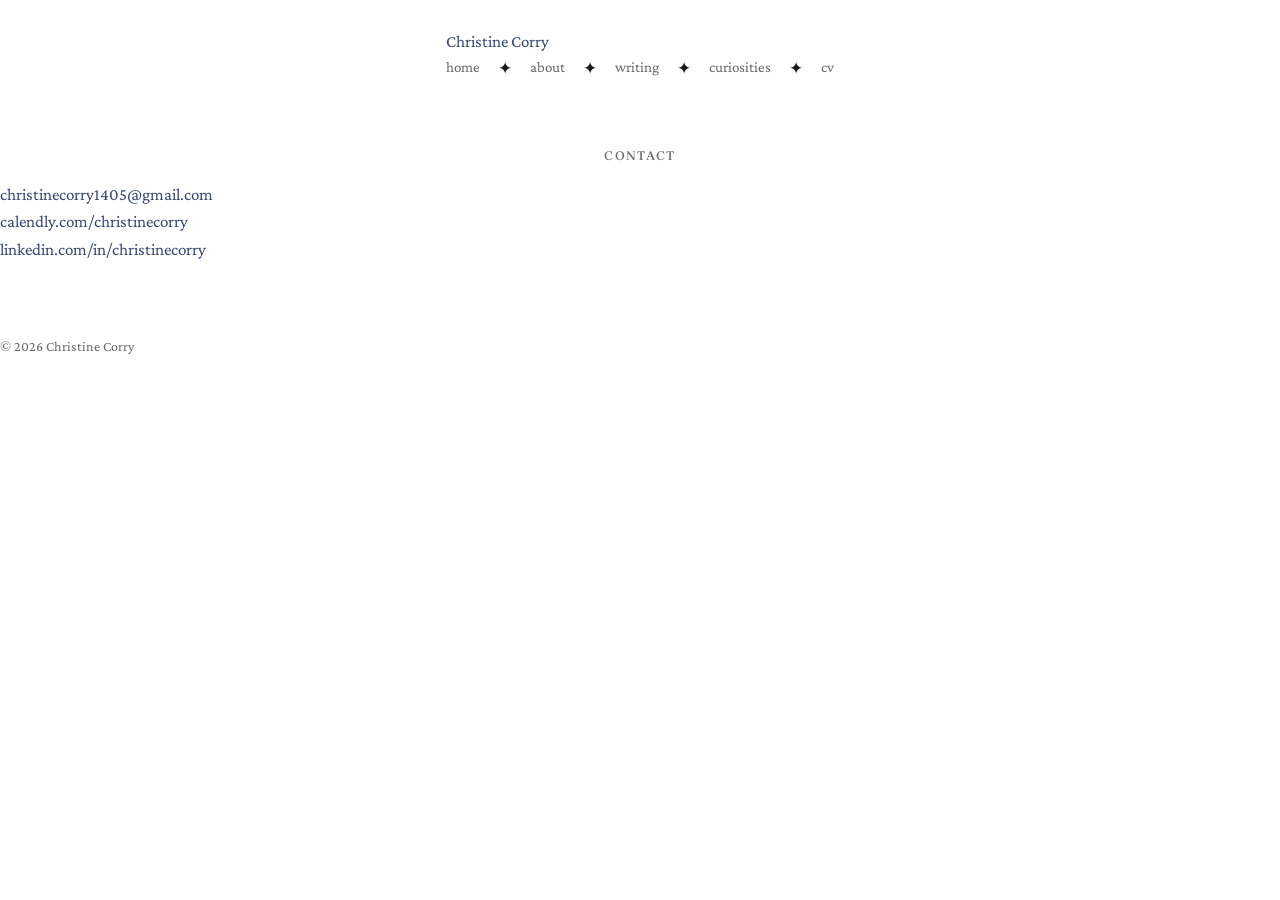
<file: contact.html>
<!DOCTYPE html>
<html lang="en">
<head>
<meta charset="UTF-8">
<meta name="viewport" content="width=device-width, initial-scale=1.0">
<title>Contact — Christine Corry</title>
<meta name="description" content="Get in touch with Christine Corry by email, LinkedIn, Substack, or Calendly.">
<link rel="canonical" href="https://christinecorry.com/contact.html">
<meta property="og:type" content="website">
<meta property="og:site_name" content="Christine Corry">
<meta property="og:title" content="Contact — Christine Corry">
<meta property="og:description" content="Get in touch with Christine Corry by email, LinkedIn, Substack, or Calendly.">
<meta property="og:url" content="https://christinecorry.com/contact.html">
<meta property="og:image" content="https://christinecorry.com/assets/headshot-web.jpg">
<meta property="og:image:width" content="640">
<meta property="og:image:height" content="619">
<meta property="og:image:alt" content="Christine Corry">
<meta name="twitter:card" content="summary">
<meta name="twitter:title" content="Contact — Christine Corry">
<meta name="twitter:description" content="Get in touch with Christine Corry by email, LinkedIn, Substack, or Calendly.">
<meta name="twitter:image" content="https://christinecorry.com/assets/headshot-web.jpg">
<link rel="icon" href="assets/favicon.svg?v=2" type="image/svg+xml">
<link rel="preconnect" href="https://fonts.googleapis.com">
<link rel="preconnect" href="https://fonts.gstatic.com" crossorigin>
<link href="https://fonts.googleapis.com/css2?family=IM+Fell+DW+Pica:ital@0;1&family=Crimson+Pro:ital,wght@0,400;0,600;1,400&family=Brygada+1918:ital,wght@0,400;0,500;0,600;1,400&display=swap" rel="stylesheet">
<link rel="stylesheet" href="styles.css?v=b12e9b6">
</head>
<body>

<header class="site-header">
  <div class="container header-inner">
    <a class="site-name" href="index.html">Christine Corry</a>
    <nav class="site-nav" data-nosnippet>
      <a href="index.html">home</a>
      <span class="nav-star" aria-hidden="true">✦</span>
      <a href="index.html#about">about</a>
      <span class="nav-star" aria-hidden="true">✦</span>
      <a href="index.html#writing">writing</a>
      <span class="nav-star" aria-hidden="true">✦</span>
      <a href="index.html#curios">curiosities</a>
      <span class="nav-star" aria-hidden="true">✦</span>
      <a href="cv.html">cv</a>
    </nav>
  </div>
</header>

<main>
  <section class="section contact-section">
    <div class="container">
      <h2 class="no-border">Contact</h2>
      <p>
        <a href="mailto:christinecorry1405@gmail.com" class="copy-email" data-email="christinecorry1405@gmail.com">christinecorry1405@gmail.com</a><br>
        <a href="https://calendly.com/christinecorry" target="_blank" rel="noopener">calendly.com/christinecorry</a><br>
        <a href="https://www.linkedin.com/in/christinecorry/" target="_blank" rel="noopener">linkedin.com/in/christinecorry</a>
      </p>
    </div>
  </section>
</main>

<footer class="site-footer">
  <div class="container">
    <p>&copy; <span id="year"></span> Christine Corry</p>
  </div>
</footer>

<script src="script.js?v=b12e9b6"></script>
</body>
</html>
</file>
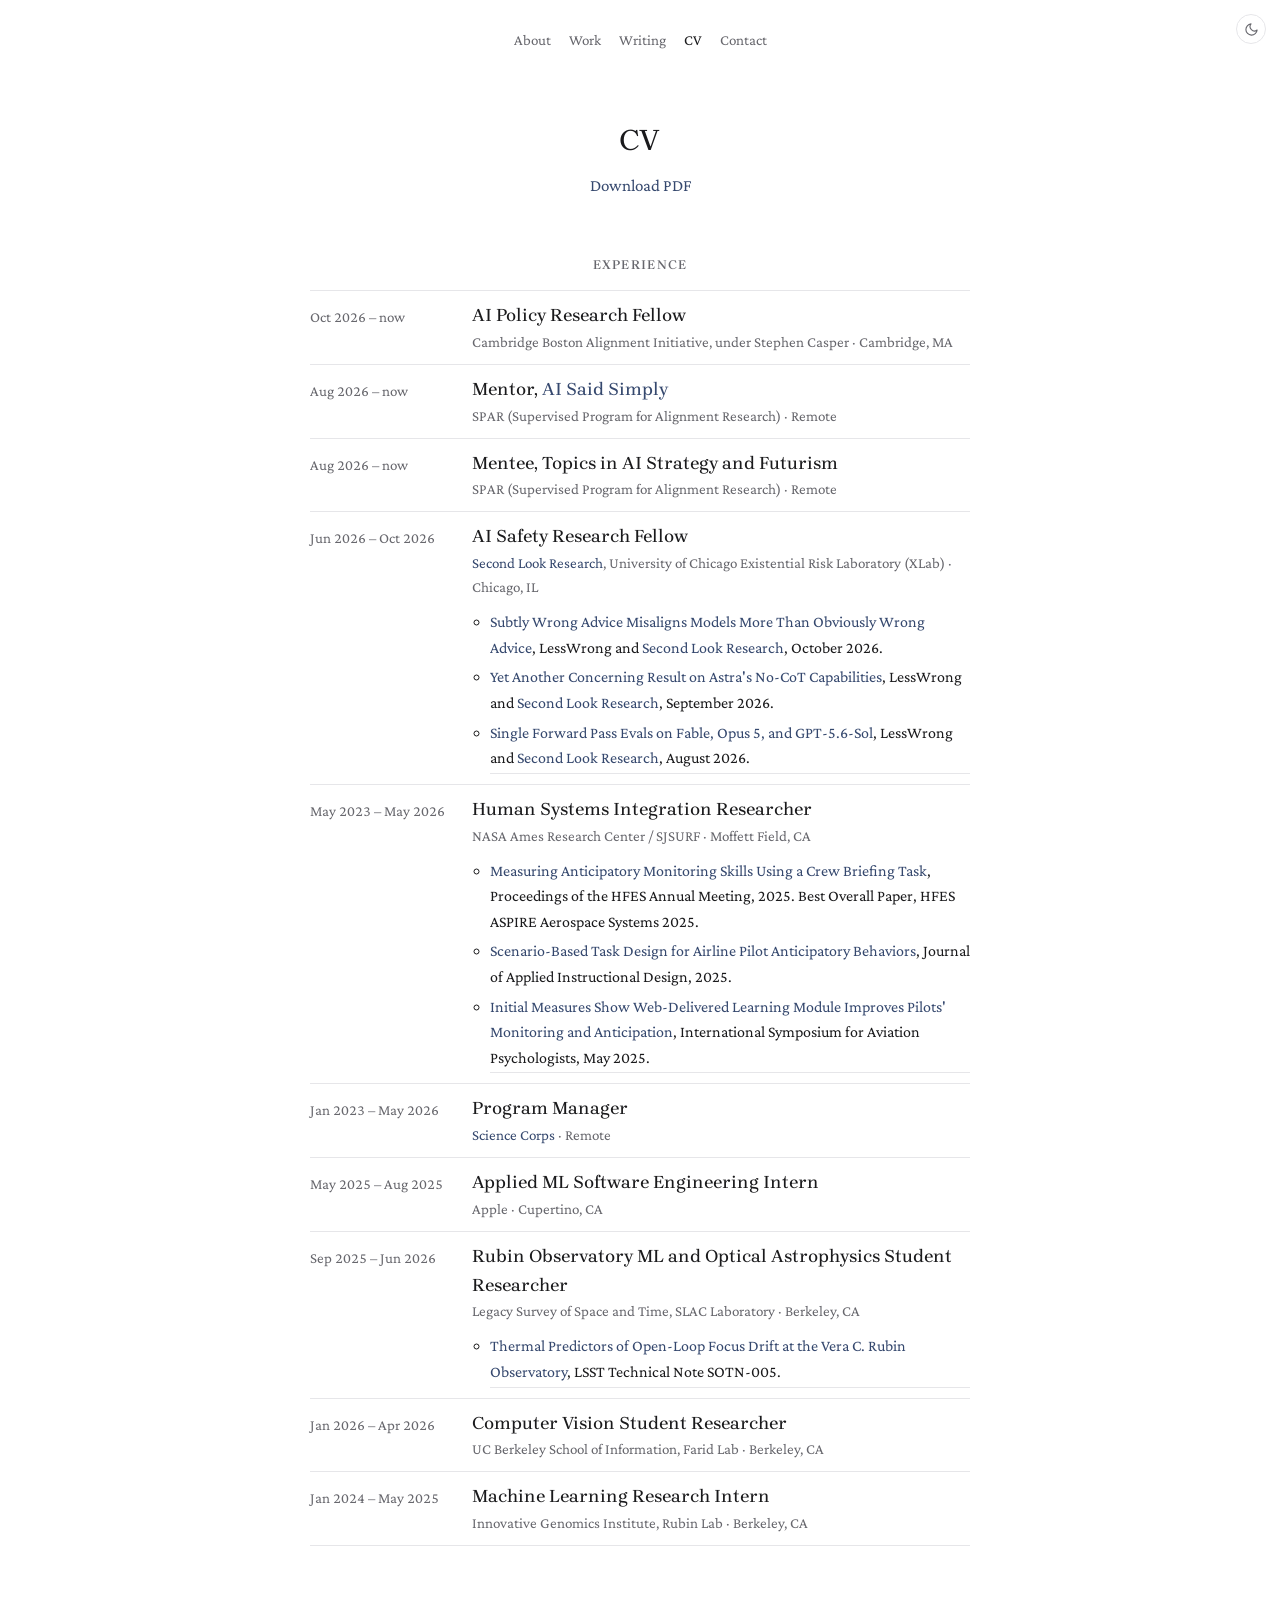
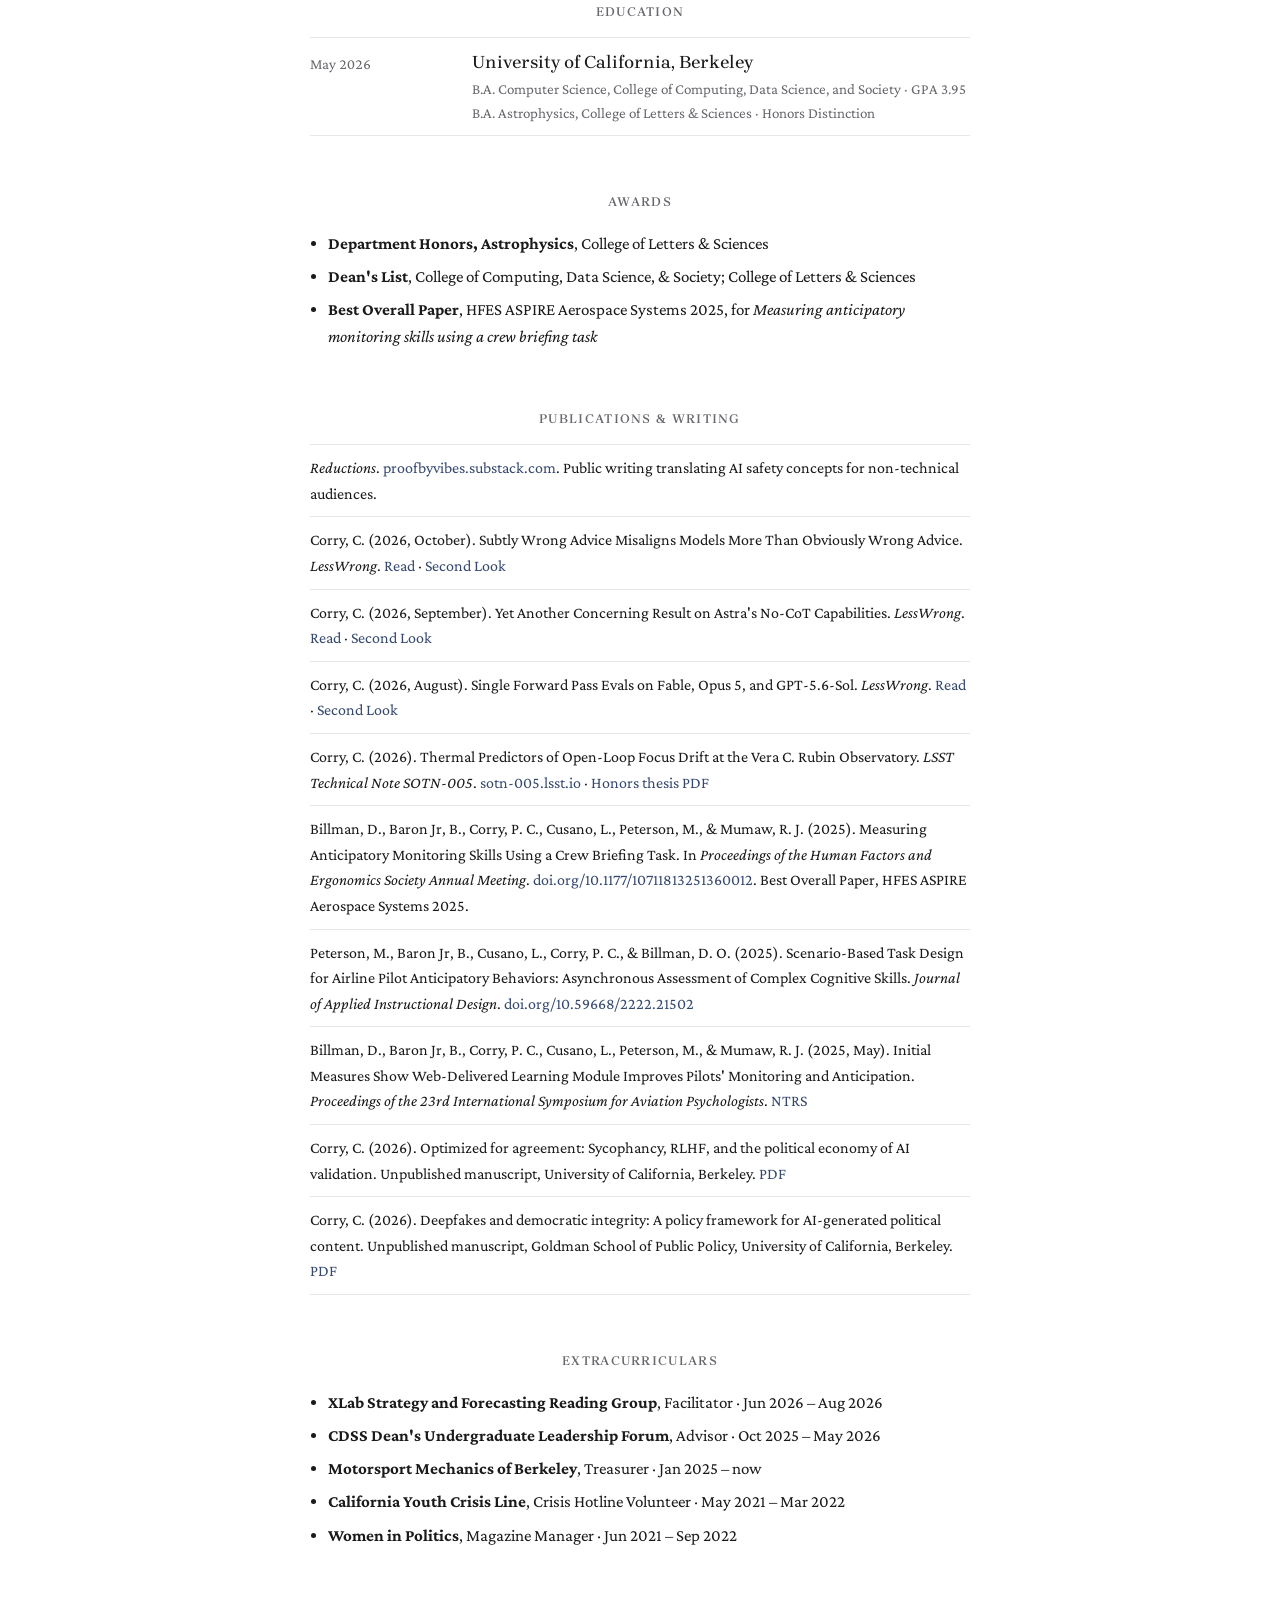
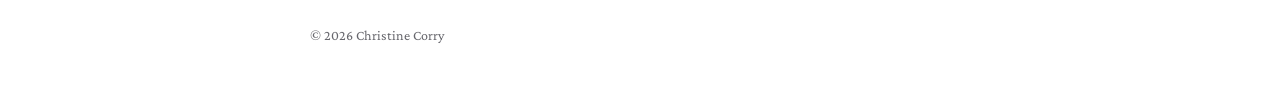
<file: cv.html>
<!DOCTYPE html>
<html lang="en">
<head>
<meta charset="UTF-8">
<meta name="viewport" content="width=device-width, initial-scale=1.0">
<title>CV — Christine Corry</title>
<meta name="description" content="CV of Christine Corry: AI Policy Research Fellow at the Cambridge Boston Alignment Initiative; previously Second Look Research Fellow at UChicago's XLab; UC Berkeley Computer Science and Astrophysics; Apple, the Innovative Genomics Institute, and NASA.">
<link rel="canonical" href="https://christinecorry.com/cv.html">
<meta property="og:type" content="website">
<meta property="og:site_name" content="Christine Corry">
<meta property="og:title" content="CV — Christine Corry">
<meta property="og:description" content="CV of Christine Corry: AI Policy Research Fellow at the Cambridge Boston Alignment Initiative; previously Second Look Research Fellow at UChicago's XLab; UC Berkeley Computer Science and Astrophysics; Apple, the Innovative Genomics Institute, and NASA.">
<meta property="og:url" content="https://christinecorry.com/cv.html">
<meta property="og:image" content="https://christinecorry.com/assets/headshot-web.jpg">
<meta property="og:image:width" content="640">
<meta property="og:image:height" content="619">
<meta property="og:image:alt" content="Christine Corry">
<meta name="twitter:card" content="summary">
<meta name="twitter:title" content="CV — Christine Corry">
<meta name="twitter:description" content="CV of Christine Corry: AI Policy Research Fellow at the Cambridge Boston Alignment Initiative; previously Second Look Research Fellow at UChicago's XLab; UC Berkeley Computer Science and Astrophysics; Apple, the Innovative Genomics Institute, and NASA.">
<meta name="twitter:image" content="https://christinecorry.com/assets/headshot-web.jpg">
<link rel="icon" href="assets/favicon.svg?v=3" type="image/svg+xml">
<link rel="preconnect" href="https://fonts.googleapis.com">
<link rel="preconnect" href="https://fonts.gstatic.com" crossorigin>
<link href="https://fonts.googleapis.com/css2?family=Crimson+Pro:ital,wght@0,400;0,600;1,400&family=Brygada+1918:wght@500;600&display=swap" rel="stylesheet">
<script>(function () { try { var t = sessionStorage.getItem("theme"); if (t) document.documentElement.dataset.theme = t; } catch (e) {} })();</script>
<link rel="stylesheet" href="styles.css?v=7">
</head>
<body>
<button id="theme-toggle" type="button" aria-label="Switch between light and dark mode" title="Light / dark">
  <svg class="moon" viewBox="0 0 24 24" fill="none" stroke="currentColor" stroke-width="1.8" stroke-linecap="round" stroke-linejoin="round" aria-hidden="true"><path d="M21 12.8A9 9 0 1 1 11.2 3a7 7 0 0 0 9.8 9.8z"/></svg>
  <svg class="sun" viewBox="0 0 24 24" fill="none" stroke="currentColor" stroke-width="1.8" stroke-linecap="round" stroke-linejoin="round" aria-hidden="true"><circle cx="12" cy="12" r="4"/><path d="M12 2v2M12 20v2M4.9 4.9l1.4 1.4M17.7 17.7l1.4 1.4M2 12h2M20 12h2M4.9 19.1l1.4-1.4M17.7 6.3l1.4-1.4"/></svg>
</button>
<div class="wrap">

<header>
  <nav>
    <a href="./#about">About</a>
    <a href="./#work">Work</a>
    <a href="./#writing">Writing</a>
    <a href="cv.html" class="active">CV</a>
    <a href="./#contact">Contact</a>
  </nav>
</header>

<main>

  <h1>CV</h1>
  <p class="links"><a href="assets/documents/cv.pdf" target="_blank" rel="noopener">Download PDF</a></p>

  <section id="experience">
    <h2>Experience</h2>
    <ul class="rows">
      <li><span class="when">Oct 2026 – now</span><span>
        <h3>AI Policy Research Fellow</h3>
        <span class="org">Cambridge Boston Alignment Initiative, under Stephen Casper · Cambridge, MA</span>
      </span></li>
      <li><span class="when">Aug 2026 – now</span><span>
        <h3>Mentor, <a href="https://aisaidsimply.com" target="_blank" rel="noopener">AI Said Simply</a></h3>
        <span class="org">SPAR (Supervised Program for Alignment Research) · Remote</span>
      </span></li>
      <li><span class="when">Aug 2026 – now</span><span>
        <h3>Mentee, Topics in AI Strategy and Futurism</h3>
        <span class="org">SPAR (Supervised Program for Alignment Research) · Remote</span>
      </span></li>
      <li><span class="when">Jun 2026 – Oct 2026</span><span>
        <h3>AI Safety Research Fellow</h3>
        <span class="org"><a href="https://secondlookresearch.com" target="_blank" rel="noopener">Second Look Research</a>, University of Chicago Existential Risk Laboratory (XLab) · Chicago, IL</span>
        <ul>
          <li><a href="https://www.lesswrong.com/posts/yMPR6Pkv6jQXM4rWu/subtly-wrong-advice-misaligns-models-more-than-obviously" target="_blank" rel="noopener">Subtly Wrong Advice Misaligns Models More Than Obviously Wrong Advice</a>, LessWrong and <a href="https://secondlookresearch.com/subtle-obvious-em" target="_blank" rel="noopener">Second Look Research</a>, October 2026.</li>
          <li><a href="https://www.lesswrong.com/posts/tz5WvDouXKbiWJG8B/yet-another-concerning-result-on-astra-s-no-cot-capabilities" target="_blank" rel="noopener">Yet Another Concerning Result on Astra's No-CoT Capabilities</a>, LessWrong and <a href="https://secondlookresearch.com/astra-no-cot" target="_blank" rel="noopener">Second Look Research</a>, September 2026.</li>
          <li><a href="https://www.lesswrong.com/posts/bxaWTNrdgJpkLXmgm/single-forward-pass-evals-on-fable-opus-5-and-gpt-5-6-sol" target="_blank" rel="noopener">Single Forward Pass Evals on Fable, Opus 5, and GPT-5.6-Sol</a>, LessWrong and <a href="https://secondlookresearch.com/single-forward-pass" target="_blank" rel="noopener">Second Look Research</a>, August 2026.</li>
        </ul>
      </span></li>
      <li><span class="when">May 2023 – May 2026</span><span>
        <h3>Human Systems Integration Researcher</h3>
        <span class="org">NASA Ames Research Center / SJSURF · Moffett Field, CA</span>
        <ul>
          <li><a href="https://doi.org/10.1177/10711813251360012" target="_blank" rel="noopener">Measuring Anticipatory Monitoring Skills Using a Crew Briefing Task</a>, Proceedings of the HFES Annual Meeting, 2025. Best Overall Paper, HFES ASPIRE Aerospace Systems 2025.</li>
          <li><a href="https://doi.org/10.59668/2222.21502" target="_blank" rel="noopener">Scenario-Based Task Design for Airline Pilot Anticipatory Behaviors</a>, Journal of Applied Instructional Design, 2025.</li>
          <li><a href="https://ntrs.nasa.gov/citations/20250005423" target="_blank" rel="noopener">Initial Measures Show Web-Delivered Learning Module Improves Pilots' Monitoring and Anticipation</a>, International Symposium for Aviation Psychologists, May 2025.</li>
        </ul>
      </span></li>
      <li><span class="when">Jan 2023 – May 2026</span><span>
        <h3>Program Manager</h3>
        <span class="org"><a href="https://science-corps.org" target="_blank" rel="noopener">Science Corps</a> · Remote</span>
      </span></li>
      <li><span class="when">May 2025 – Aug 2025</span><span>
        <h3>Applied ML Software Engineering Intern</h3>
        <span class="org">Apple · Cupertino, CA</span>
      </span></li>
      <li><span class="when">Sep 2025 – Jun 2026</span><span>
        <h3>Rubin Observatory ML and Optical Astrophysics Student Researcher</h3>
        <span class="org">Legacy Survey of Space and Time, SLAC Laboratory · Berkeley, CA</span>
        <ul>
          <li><a href="https://sotn-005.lsst.io/" target="_blank" rel="noopener">Thermal Predictors of Open-Loop Focus Drift at the Vera C. Rubin Observatory</a>, LSST Technical Note SOTN-005.</li>
        </ul>
      </span></li>
      <li><span class="when">Jan 2026 – Apr 2026</span><span>
        <h3>Computer Vision Student Researcher</h3>
        <span class="org">UC Berkeley School of Information, Farid Lab · Berkeley, CA</span>
      </span></li>
      <li><span class="when">Jan 2024 – May 2025</span><span>
        <h3>Machine Learning Research Intern</h3>
        <span class="org">Innovative Genomics Institute, Rubin Lab · Berkeley, CA</span>
      </span></li>
    </ul>
  </section>

  <section id="education">
    <h2>Education</h2>
    <ul class="rows">
      <li><span class="when">May 2026</span><span>
        <h3>University of California, Berkeley</h3>
        <span class="org">B.A. Computer Science, College of Computing, Data Science, and Society · GPA 3.95</span>
        <span class="org">B.A. Astrophysics, College of Letters &amp; Sciences · Honors Distinction</span>
      </span></li>
    </ul>
  </section>

  <section id="awards">
    <h2>Awards</h2>
    <ul class="plain">
      <li><strong>Department Honors, Astrophysics</strong>, College of Letters &amp; Sciences</li>
      <li><strong>Dean's List</strong>, College of Computing, Data Science, &amp; Society; College of Letters &amp; Sciences</li>
      <li><strong>Best Overall Paper</strong>, HFES ASPIRE Aerospace Systems 2025, for <em>Measuring anticipatory monitoring skills using a crew briefing task</em></li>
    </ul>
  </section>

  <section id="publications">
    <h2>Publications &amp; writing</h2>
    <ul class="pubs">
      <li><em>Reductions</em>. <a href="https://proofbyvibes.substack.com" target="_blank" rel="noopener">proofbyvibes.substack.com</a>. Public writing translating AI safety concepts for non-technical audiences.</li>
      <li>Corry, C. (2026, October). Subtly Wrong Advice Misaligns Models More Than Obviously Wrong Advice. <em>LessWrong</em>. <a href="https://www.lesswrong.com/posts/yMPR6Pkv6jQXM4rWu/subtly-wrong-advice-misaligns-models-more-than-obviously" target="_blank" rel="noopener">Read</a> · <a href="https://secondlookresearch.com/subtle-obvious-em" target="_blank" rel="noopener">Second Look</a></li>
      <li>Corry, C. (2026, September). Yet Another Concerning Result on Astra's No-CoT Capabilities. <em>LessWrong</em>. <a href="https://www.lesswrong.com/posts/tz5WvDouXKbiWJG8B/yet-another-concerning-result-on-astra-s-no-cot-capabilities" target="_blank" rel="noopener">Read</a> · <a href="https://secondlookresearch.com/astra-no-cot" target="_blank" rel="noopener">Second Look</a></li>
      <li>Corry, C. (2026, August). Single Forward Pass Evals on Fable, Opus 5, and GPT-5.6-Sol. <em>LessWrong</em>. <a href="https://www.lesswrong.com/posts/bxaWTNrdgJpkLXmgm/single-forward-pass-evals-on-fable-opus-5-and-gpt-5-6-sol" target="_blank" rel="noopener">Read</a> · <a href="https://secondlookresearch.com/single-forward-pass" target="_blank" rel="noopener">Second Look</a></li>
      <li>Corry, C. (2026). Thermal Predictors of Open-Loop Focus Drift at the Vera C. Rubin Observatory. <em>LSST Technical Note SOTN-005</em>. <a href="https://sotn-005.lsst.io/" target="_blank" rel="noopener">sotn-005.lsst.io</a> · <a href="assets/documents/honors-thesis-rubin-focus-drift.pdf" target="_blank" rel="noopener">Honors thesis PDF</a></li>
      <li>Billman, D., Baron Jr, B., Corry, P. C., Cusano, L., Peterson, M., &amp; Mumaw, R. J. (2025). Measuring Anticipatory Monitoring Skills Using a Crew Briefing Task. In <em>Proceedings of the Human Factors and Ergonomics Society Annual Meeting</em>. <a href="https://doi.org/10.1177/10711813251360012" target="_blank" rel="noopener">doi.org/10.1177/10711813251360012</a>. Best Overall Paper, HFES ASPIRE Aerospace Systems 2025.</li>
      <li>Peterson, M., Baron Jr, B., Cusano, L., Corry, P. C., &amp; Billman, D. O. (2025). Scenario-Based Task Design for Airline Pilot Anticipatory Behaviors: Asynchronous Assessment of Complex Cognitive Skills. <em>Journal of Applied Instructional Design</em>. <a href="https://doi.org/10.59668/2222.21502" target="_blank" rel="noopener">doi.org/10.59668/2222.21502</a></li>
      <li>Billman, D., Baron Jr, B., Corry, P. C., Cusano, L., Peterson, M., &amp; Mumaw, R. J. (2025, May). Initial Measures Show Web-Delivered Learning Module Improves Pilots' Monitoring and Anticipation. <em>Proceedings of the 23rd International Symposium for Aviation Psychologists</em>. <a href="https://ntrs.nasa.gov/citations/20250005423" target="_blank" rel="noopener">NTRS</a></li>
      <li>Corry, C. (2026). Optimized for agreement: Sycophancy, RLHF, and the political economy of AI validation. Unpublished manuscript, University of California, Berkeley. <a href="assets/documents/sycophancy-rlhf.pdf" target="_blank" rel="noopener">PDF</a></li>
      <li>Corry, C. (2026). Deepfakes and democratic integrity: A policy framework for AI-generated political content. Unpublished manuscript, Goldman School of Public Policy, University of California, Berkeley. <a href="assets/documents/deepfakes-democratic-integrity.pdf" target="_blank" rel="noopener">PDF</a></li>
    </ul>
  </section>

  <section id="extracurriculars">
    <h2>Extracurriculars</h2>
    <ul class="plain">
      <li><strong>XLab Strategy and Forecasting Reading Group</strong>, Facilitator · Jun 2026 – Aug 2026</li>
      <li><strong>CDSS Dean's Undergraduate Leadership Forum</strong>, Advisor · Oct 2025 – May 2026</li>
      <li><strong>Motorsport Mechanics of Berkeley</strong>, Treasurer · Jan 2025 – now</li>
      <li><strong>California Youth Crisis Line</strong>, Crisis Hotline Volunteer · May 2021 – Mar 2022</li>
      <li><strong>Women in Politics</strong>, Magazine Manager · Jun 2021 – Sep 2022</li>
    </ul>
  </section>


</main>

<footer>&copy; 2026 Christine Corry</footer>

</div>
<script>
document.getElementById("theme-toggle").addEventListener("click", function () {
  var h = document.documentElement;
  var dark = h.dataset.theme ? h.dataset.theme === "dark" : matchMedia("(prefers-color-scheme: dark)").matches;
  h.dataset.theme = dark ? "light" : "dark";
  try { sessionStorage.setItem("theme", h.dataset.theme); } catch (e) {}
});
</script>
</body>
</html>
</file>
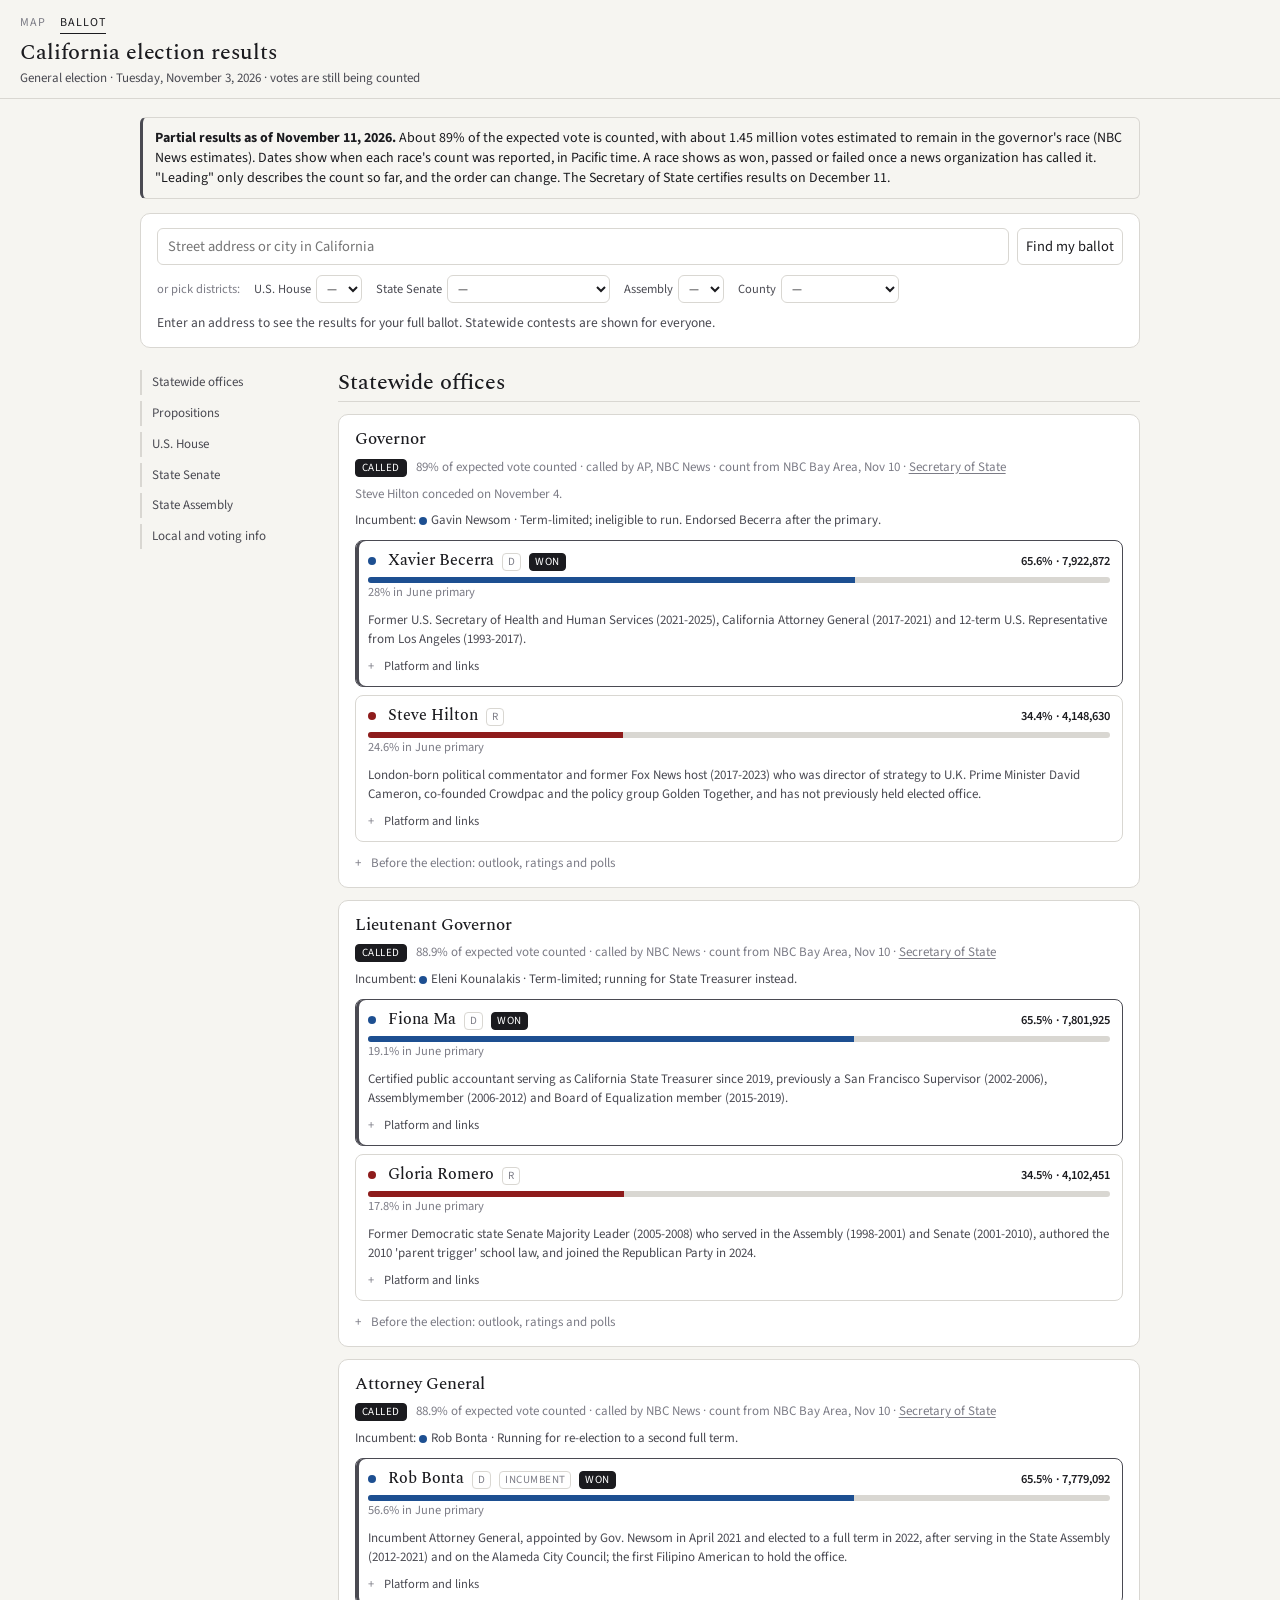
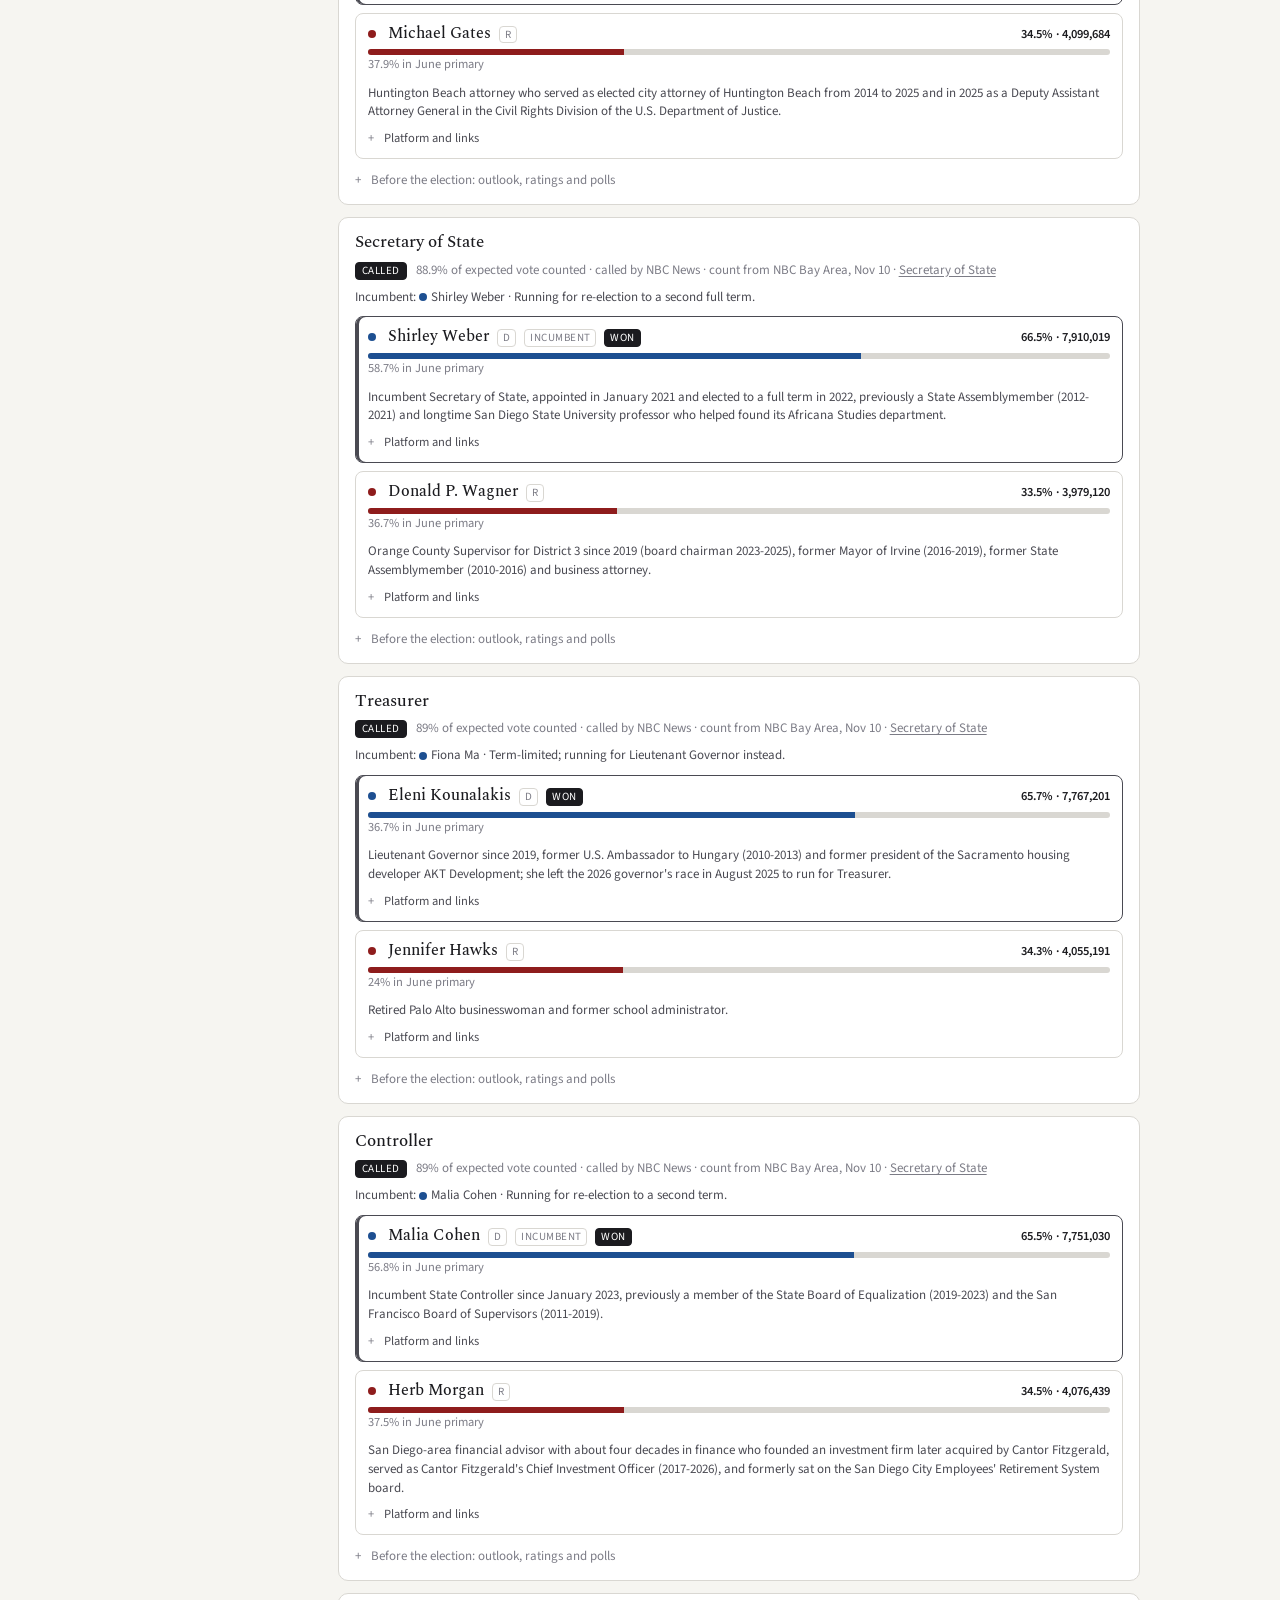
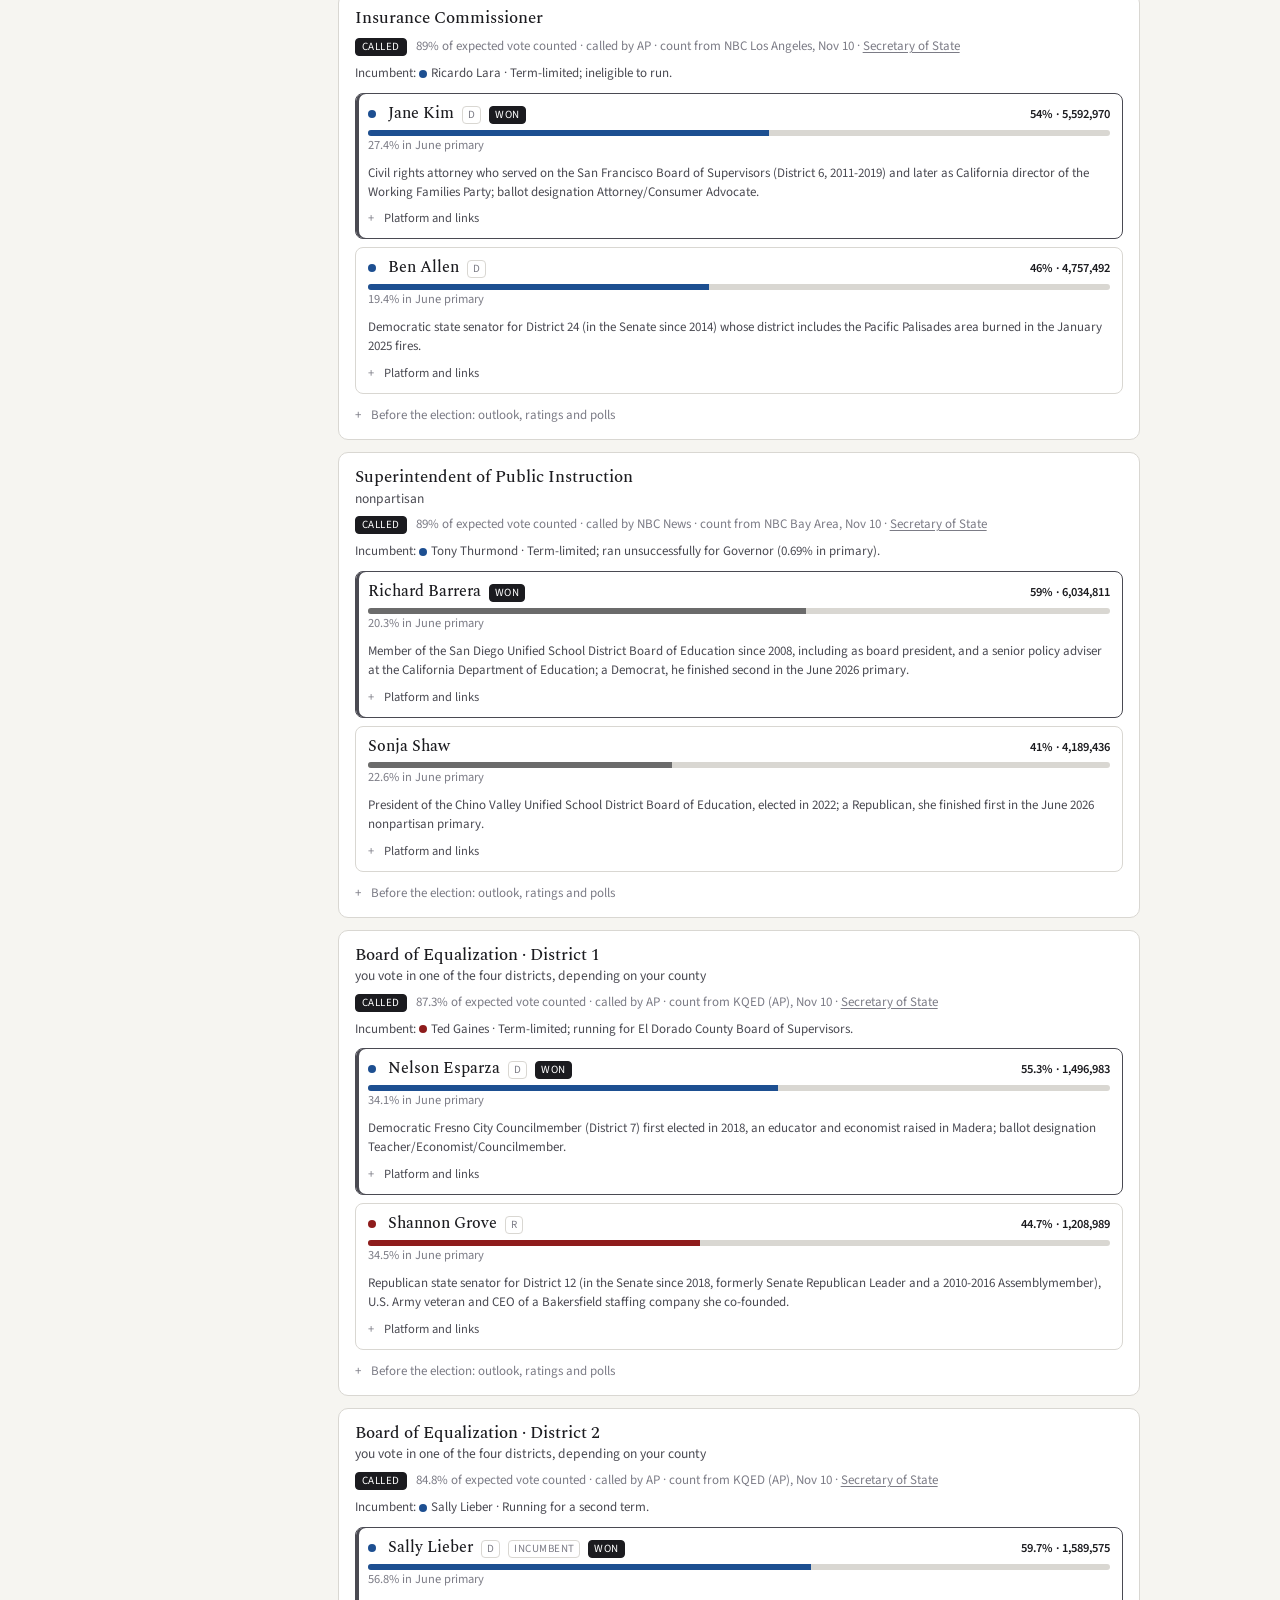
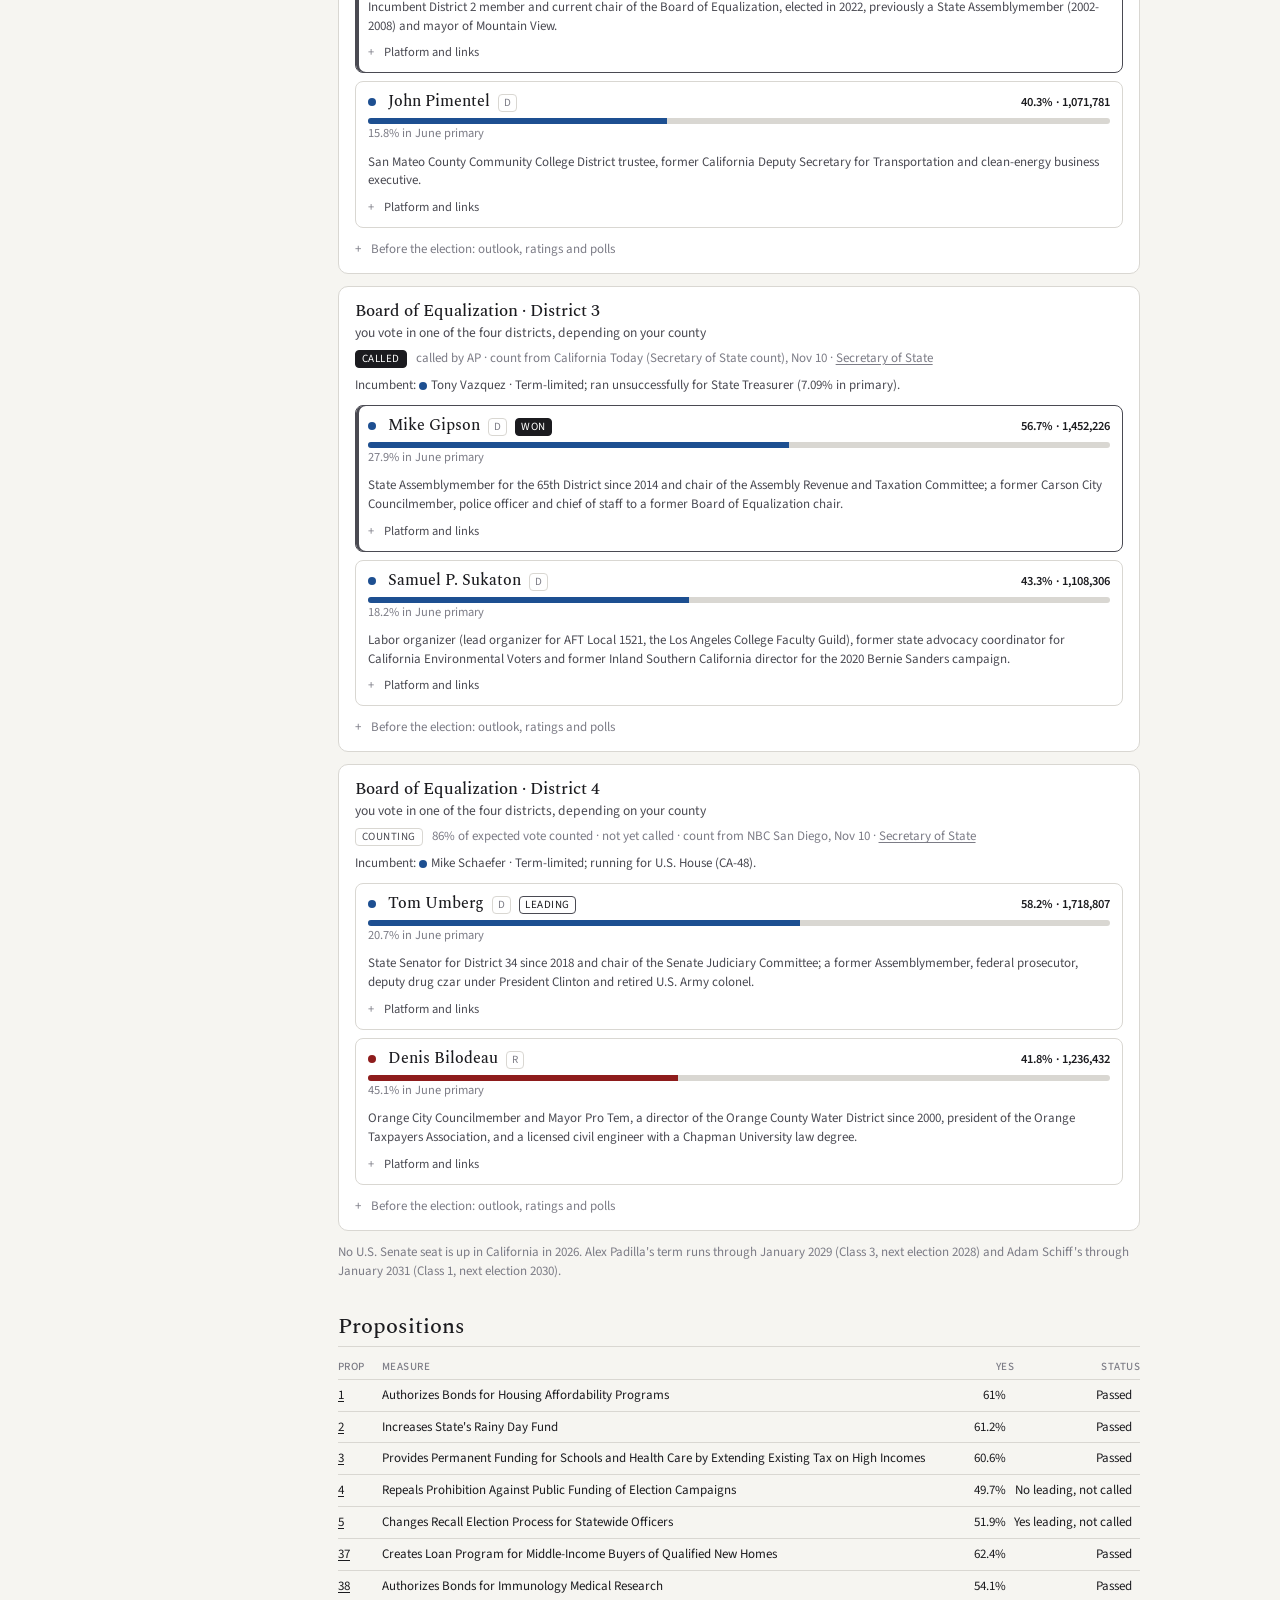
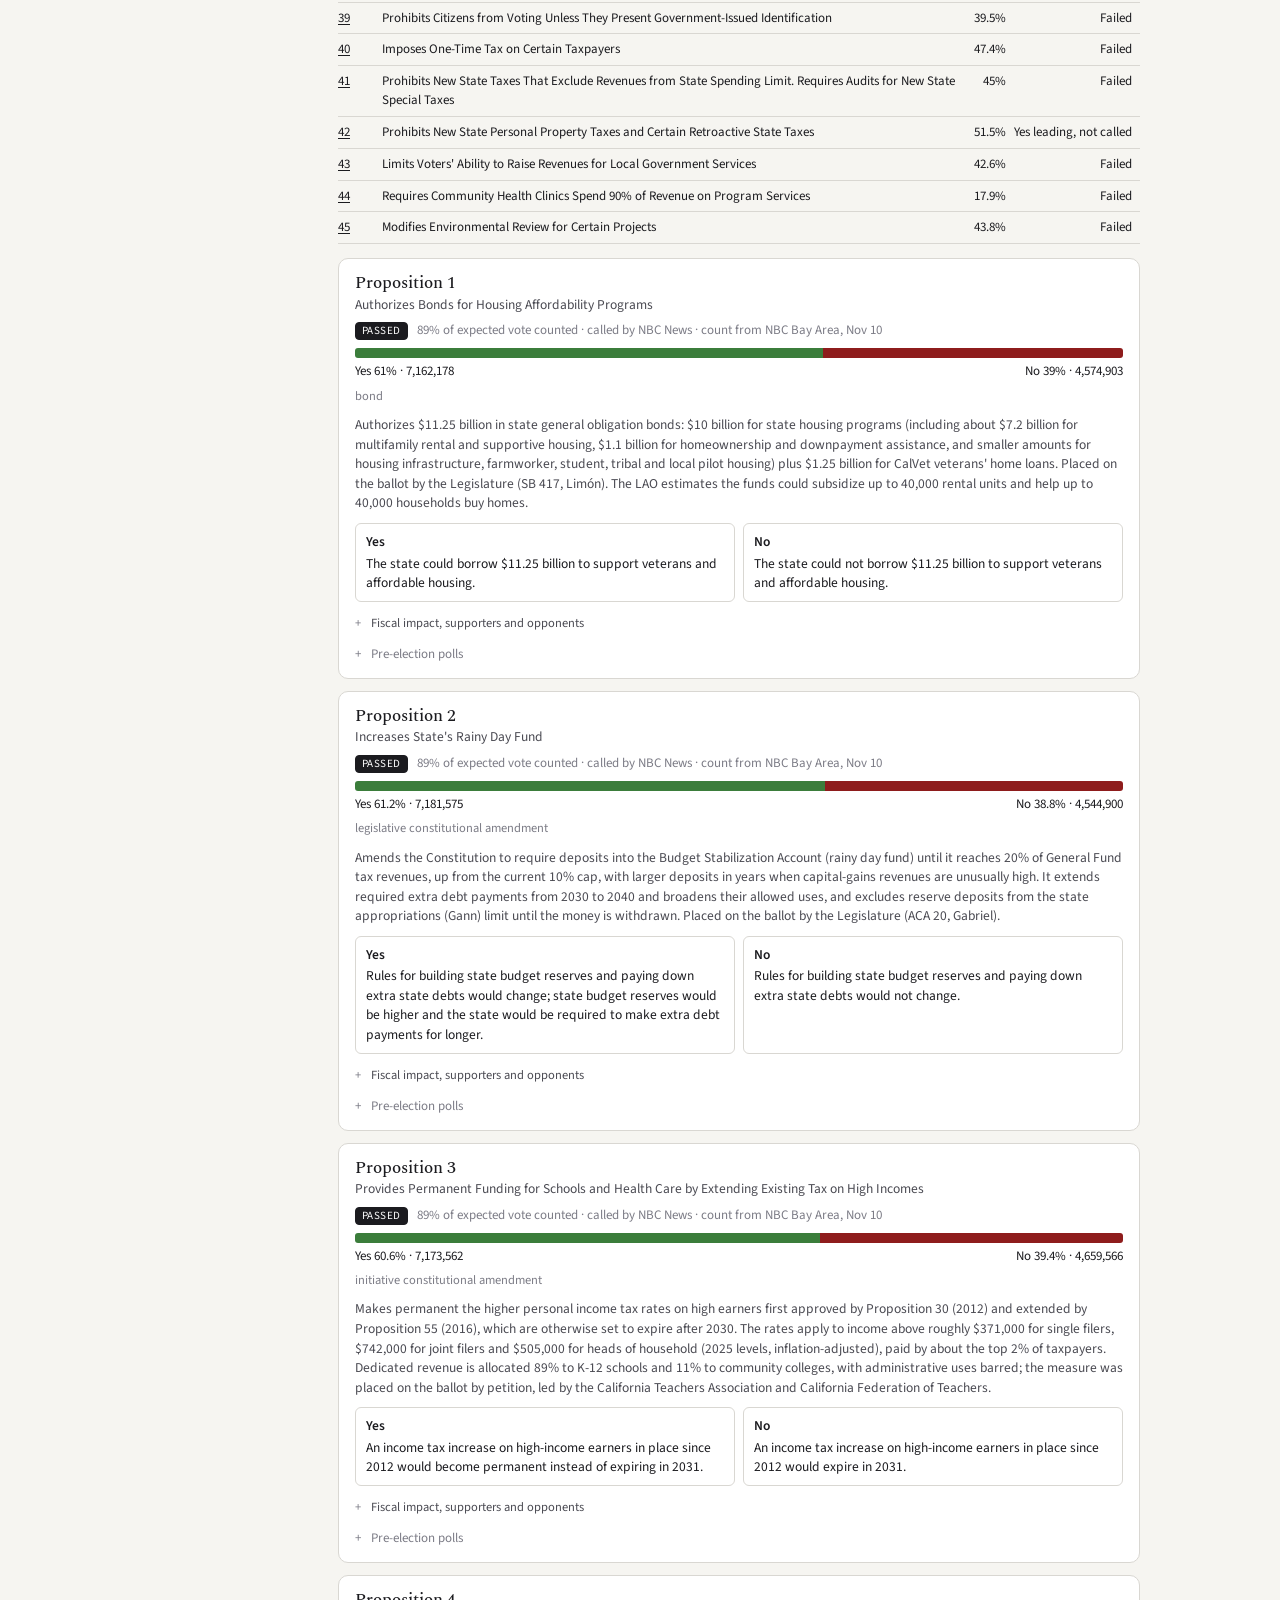
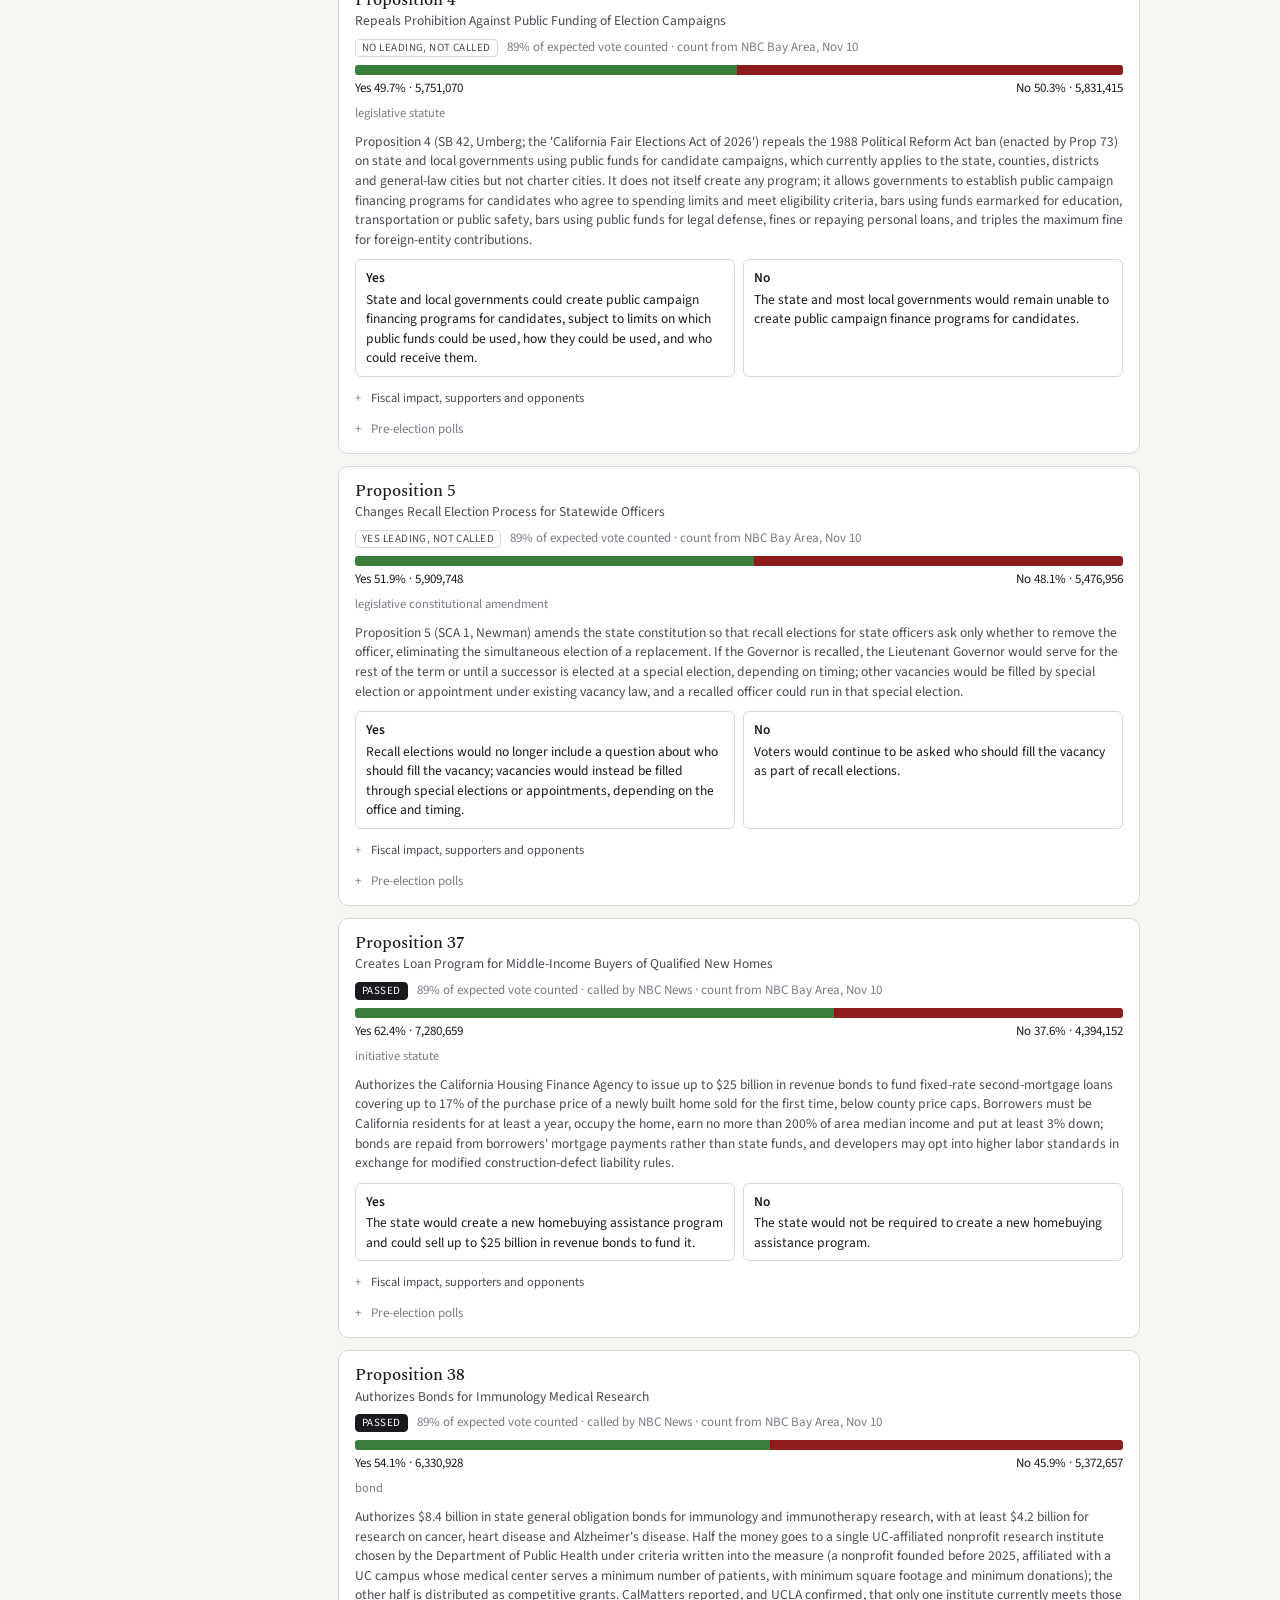
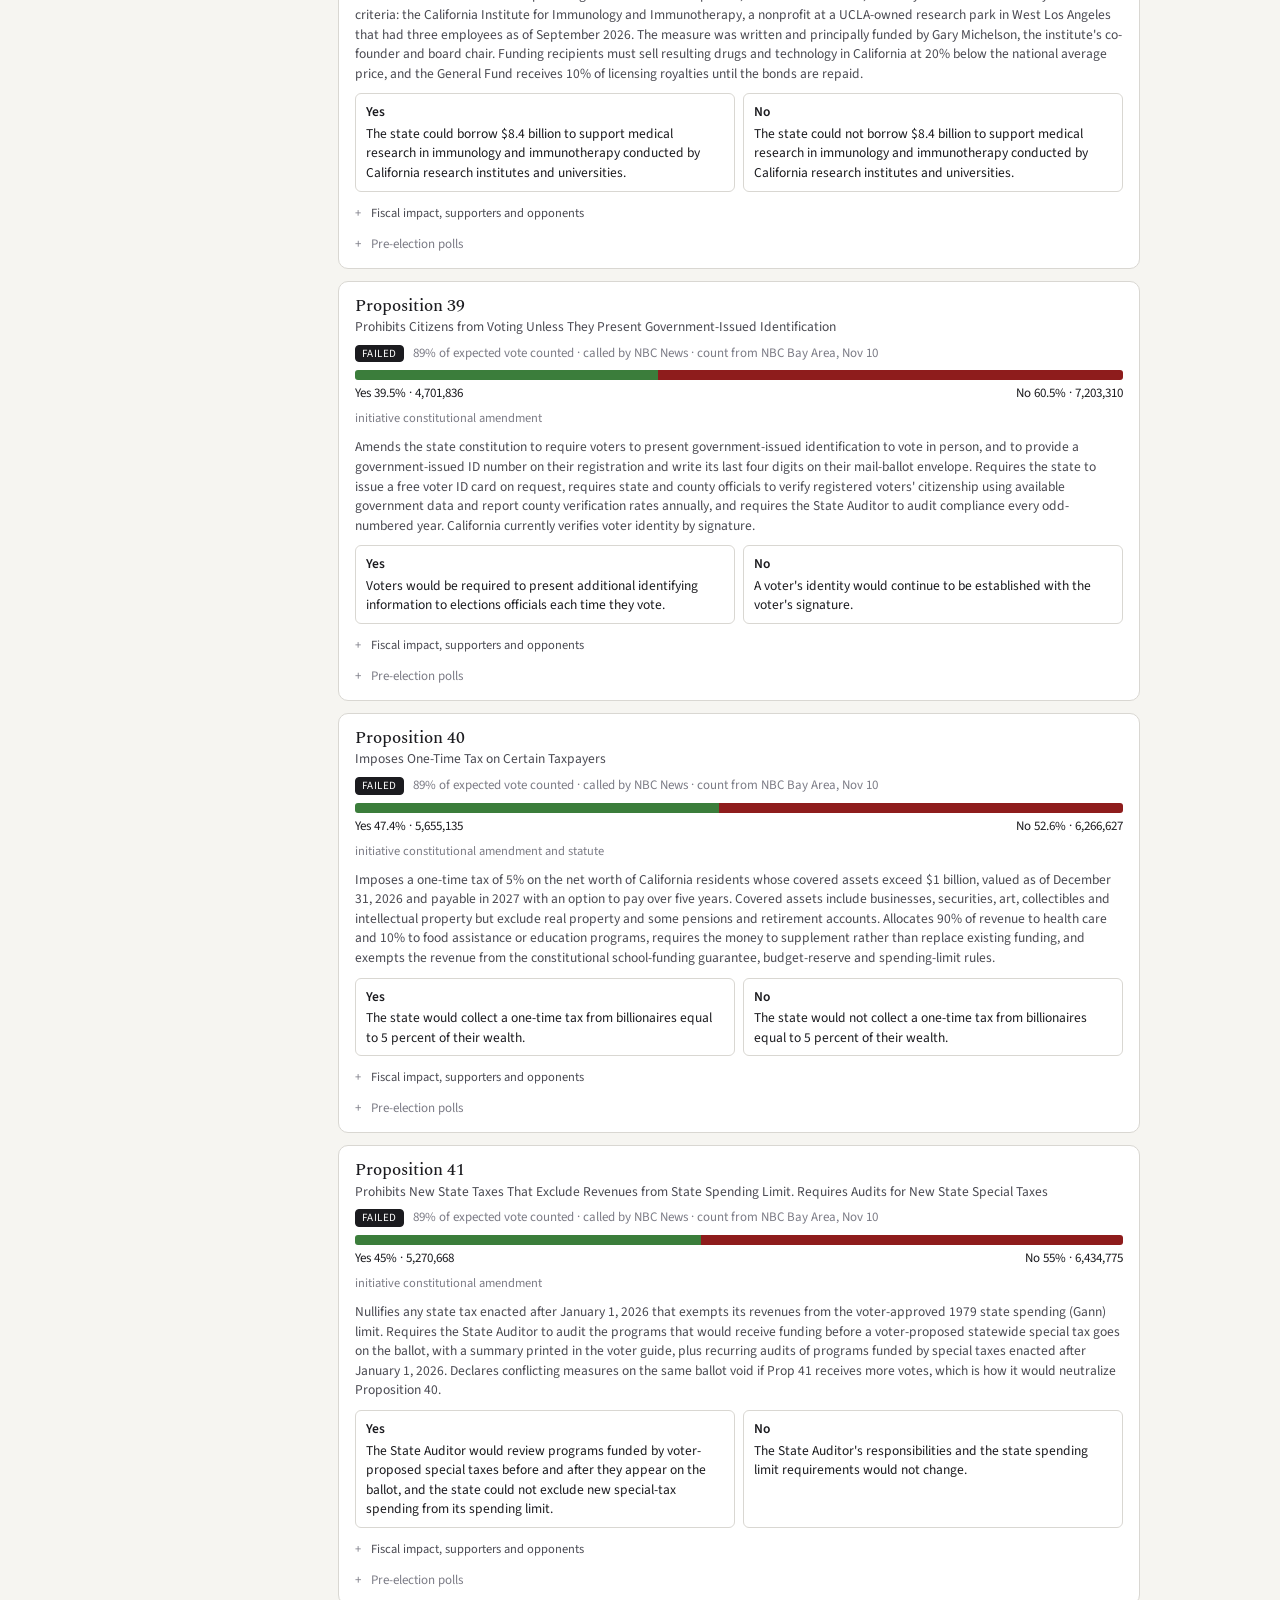
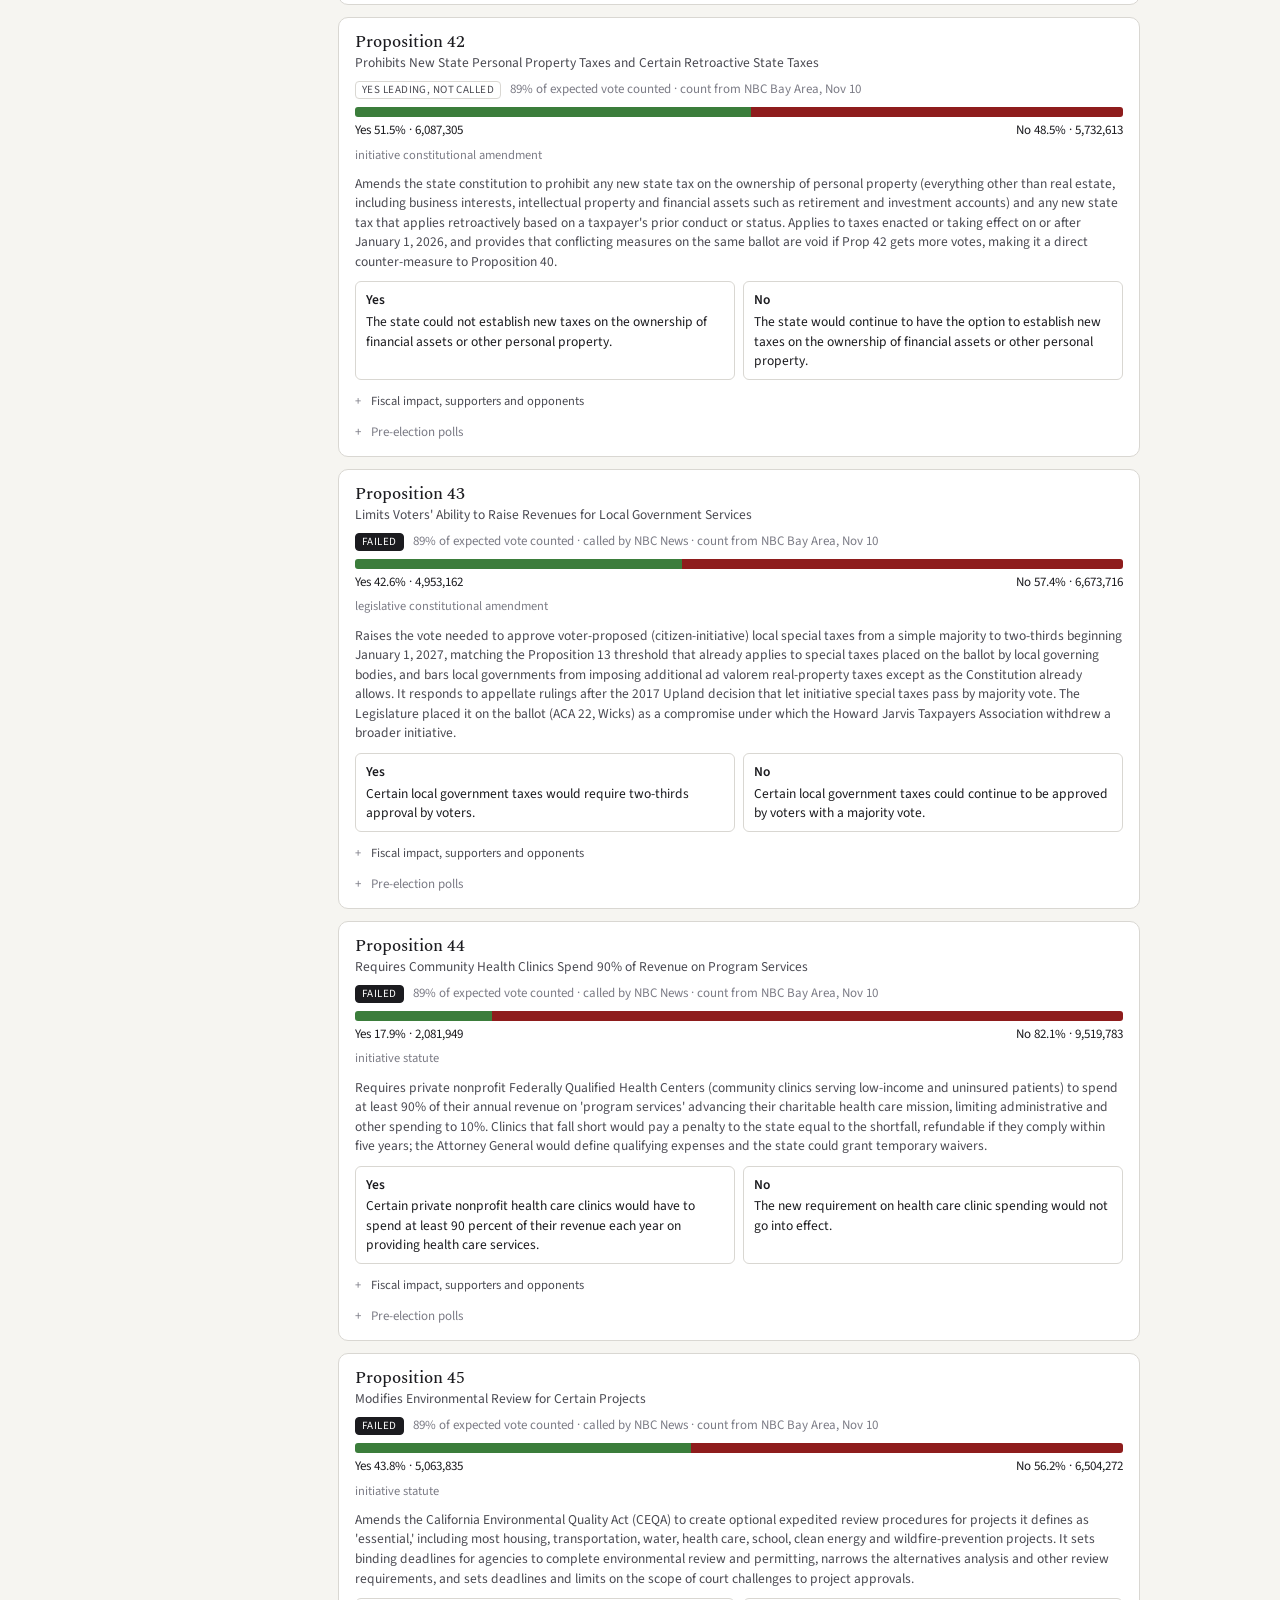
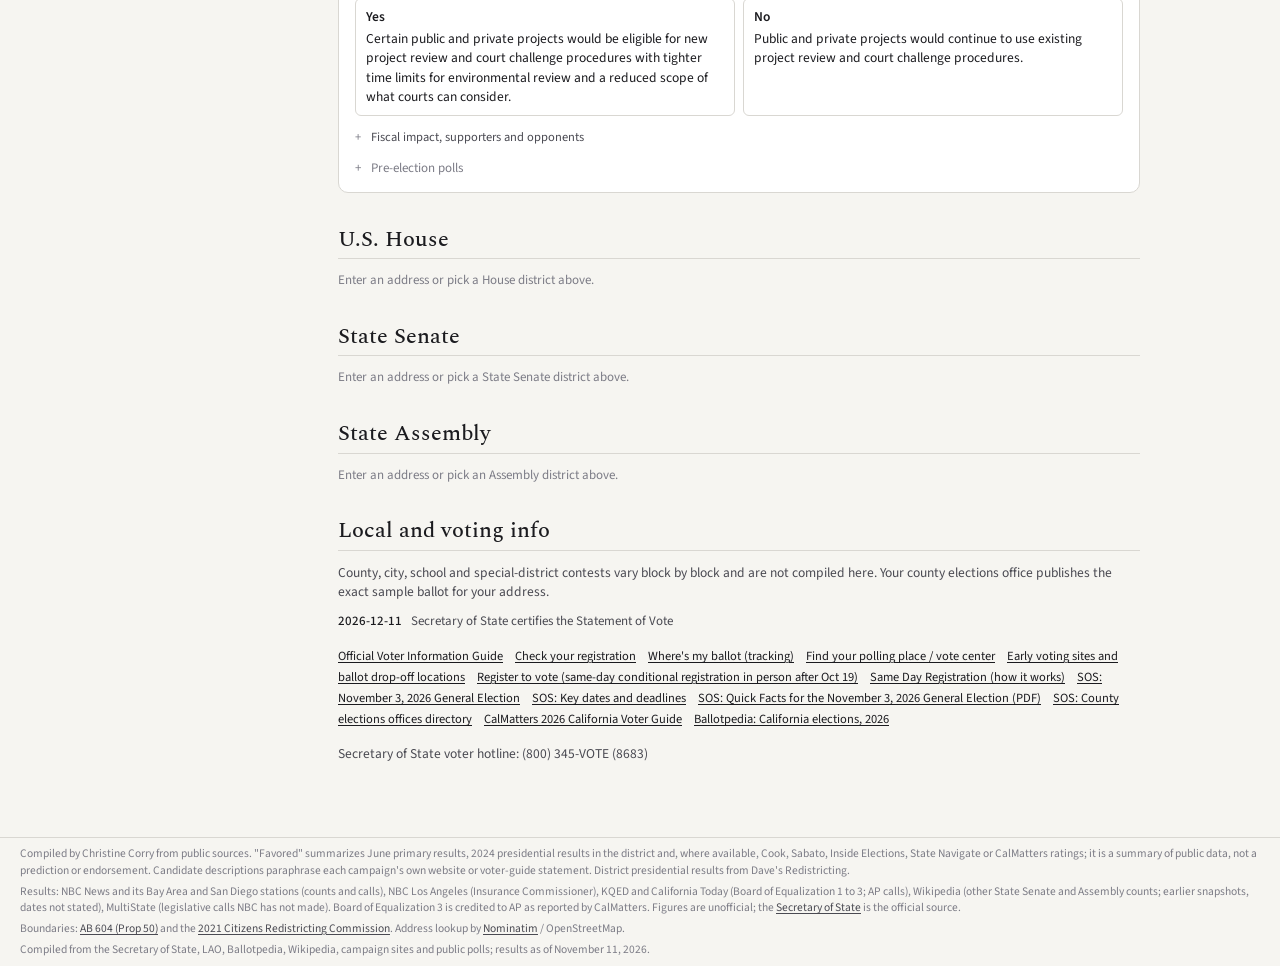
<file: ballot/ballot.html>
<!DOCTYPE html>
<html lang="en"><head><meta charset="UTF-8"><meta name="robots" content="noindex"><title>Moved</title>
<link rel="canonical" href="https://christinecorry.com/ca-ballot/ballot.html">
<meta http-equiv="refresh" content="0; url=/ca-ballot/ballot.html">
<script>location.replace("/ca-ballot/ballot.html" + location.hash);</script>
</head><body><p>This page has moved to <a href="/ca-ballot/ballot.html">christinecorry.com/ca-ballot/ballot.html</a>.</p></body></html>
</file>
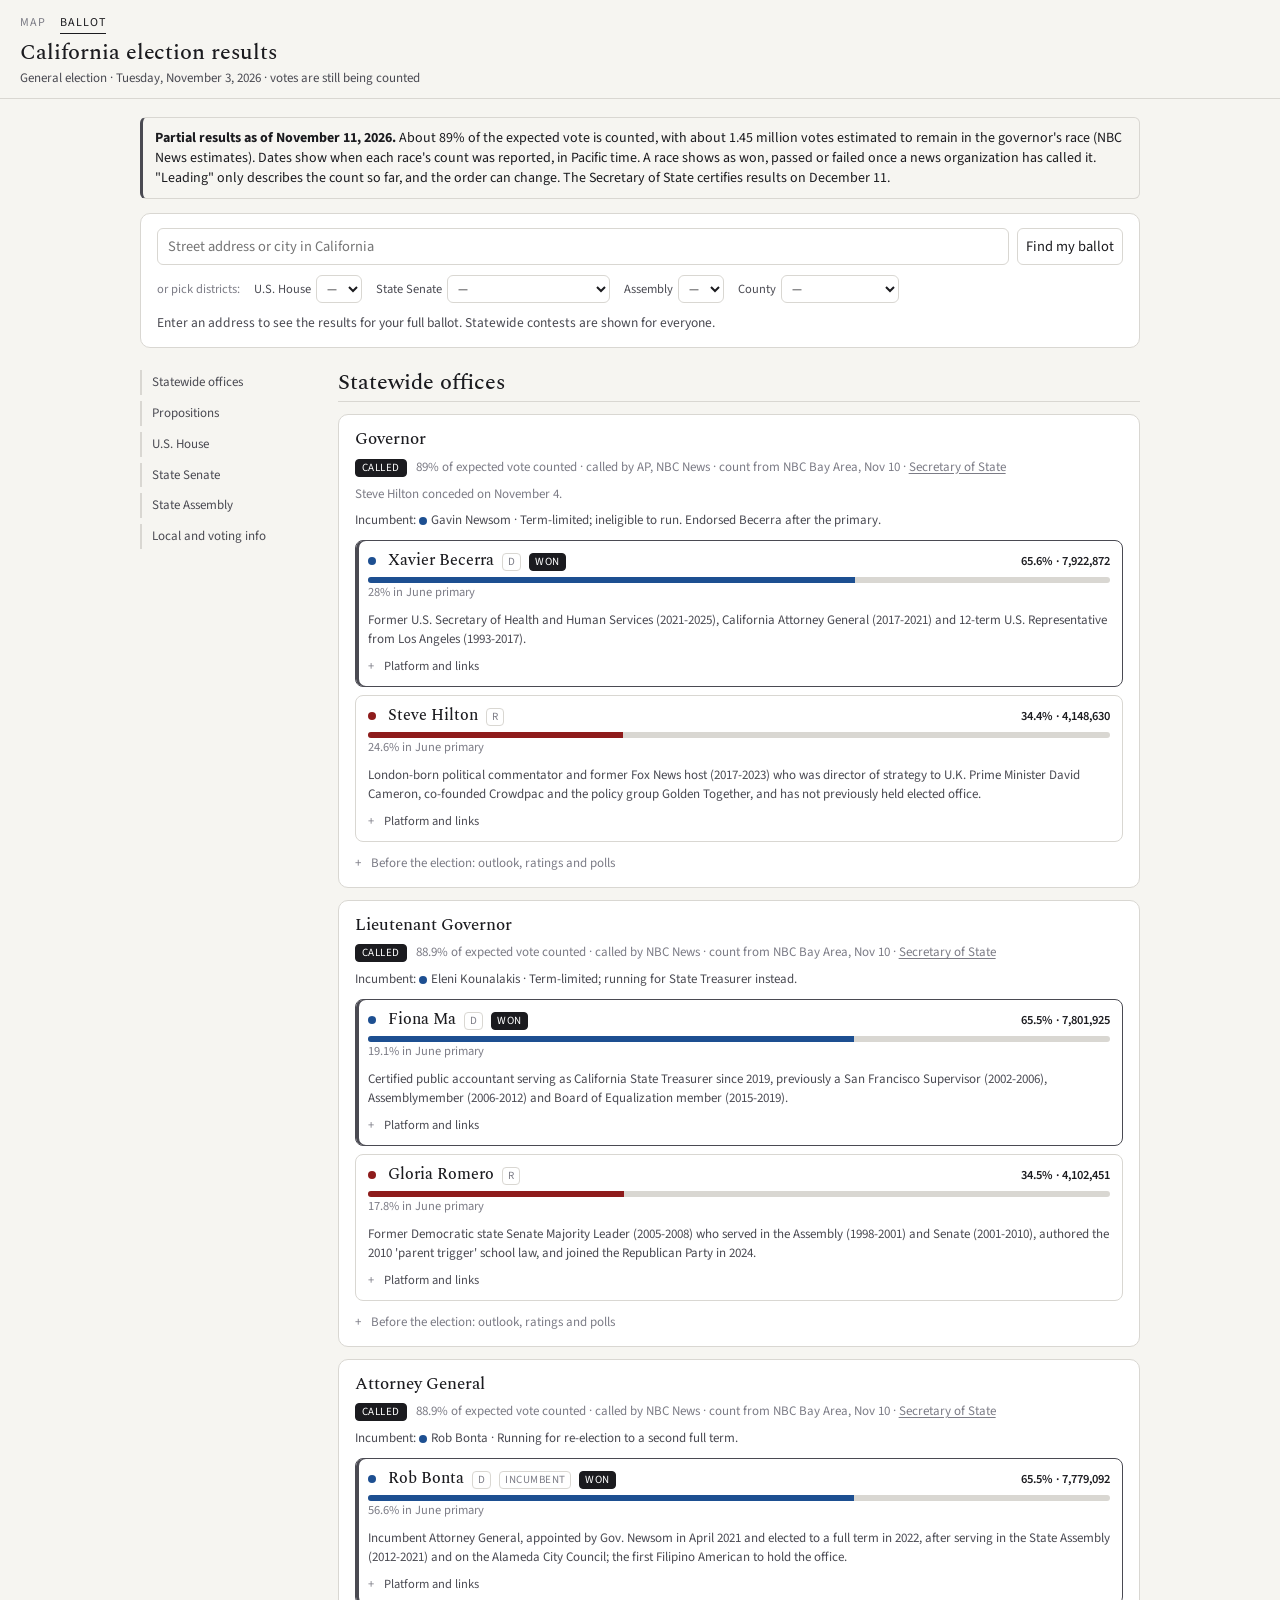
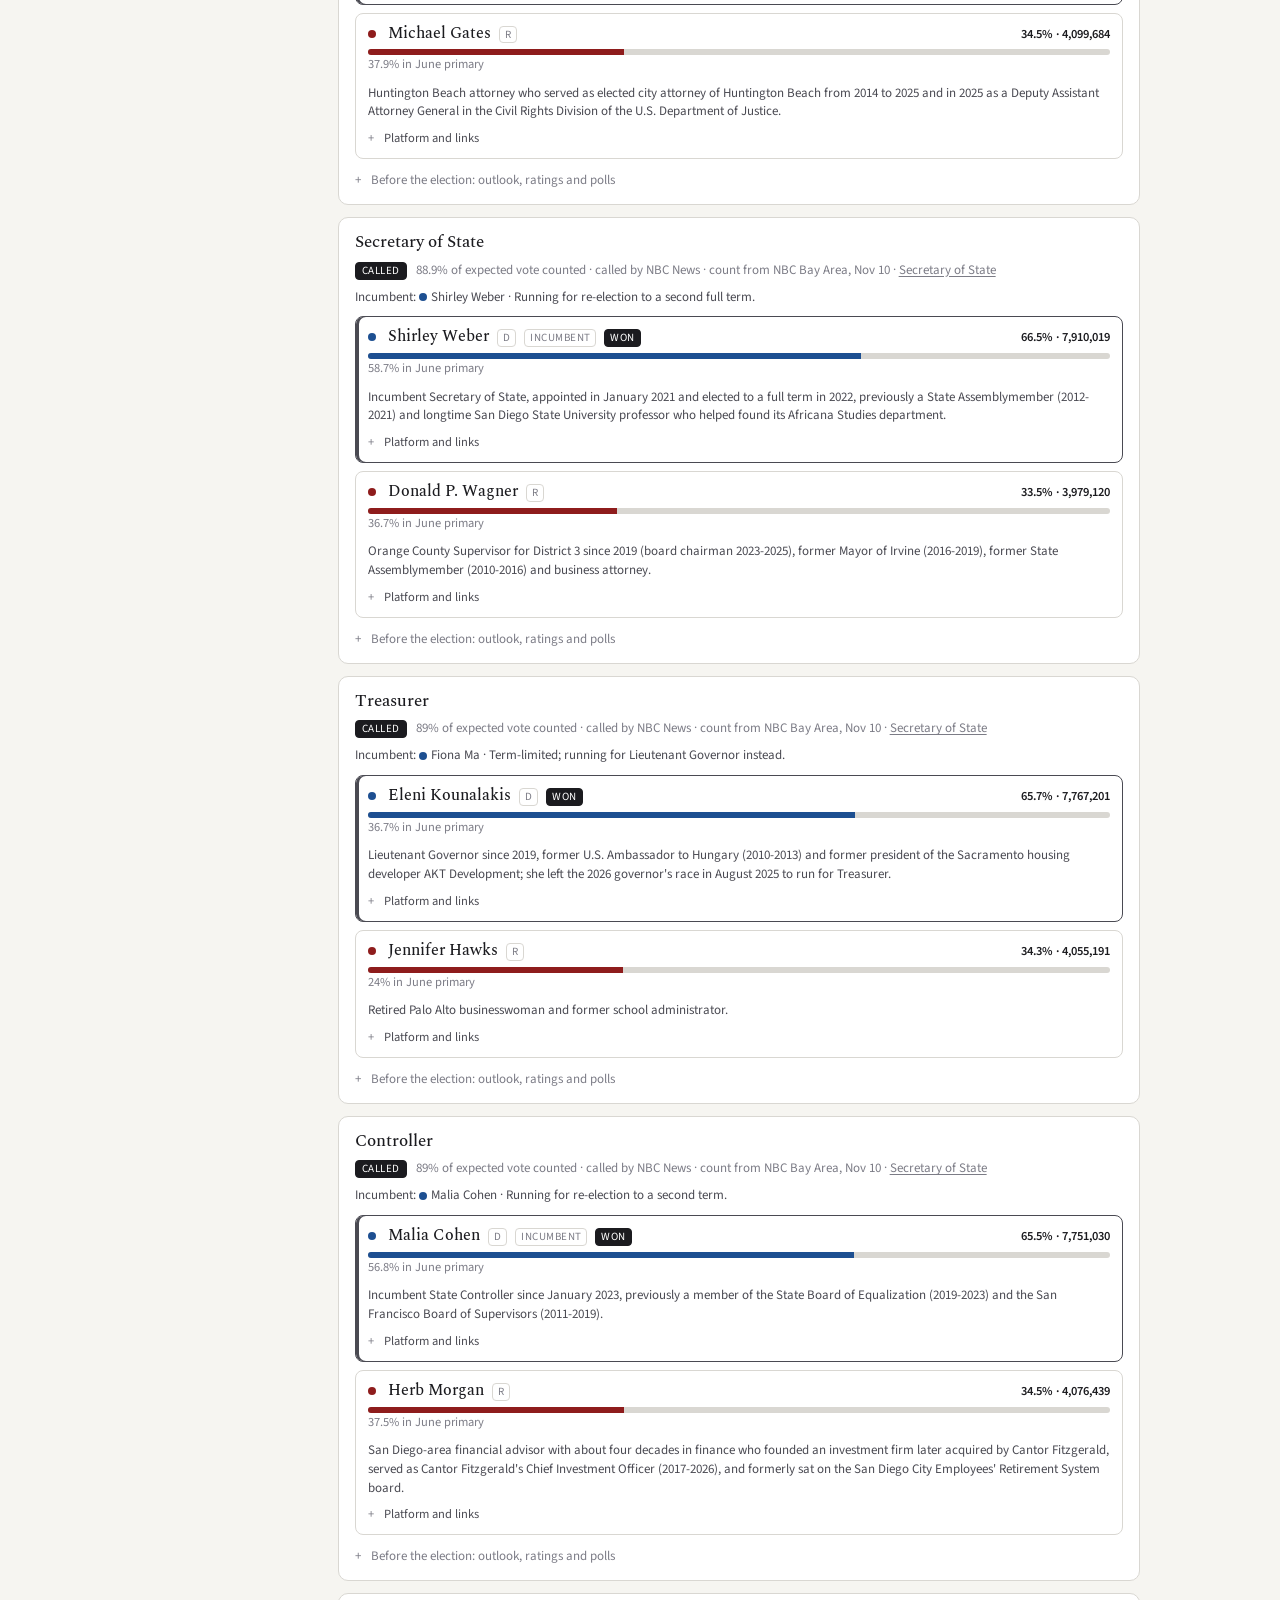
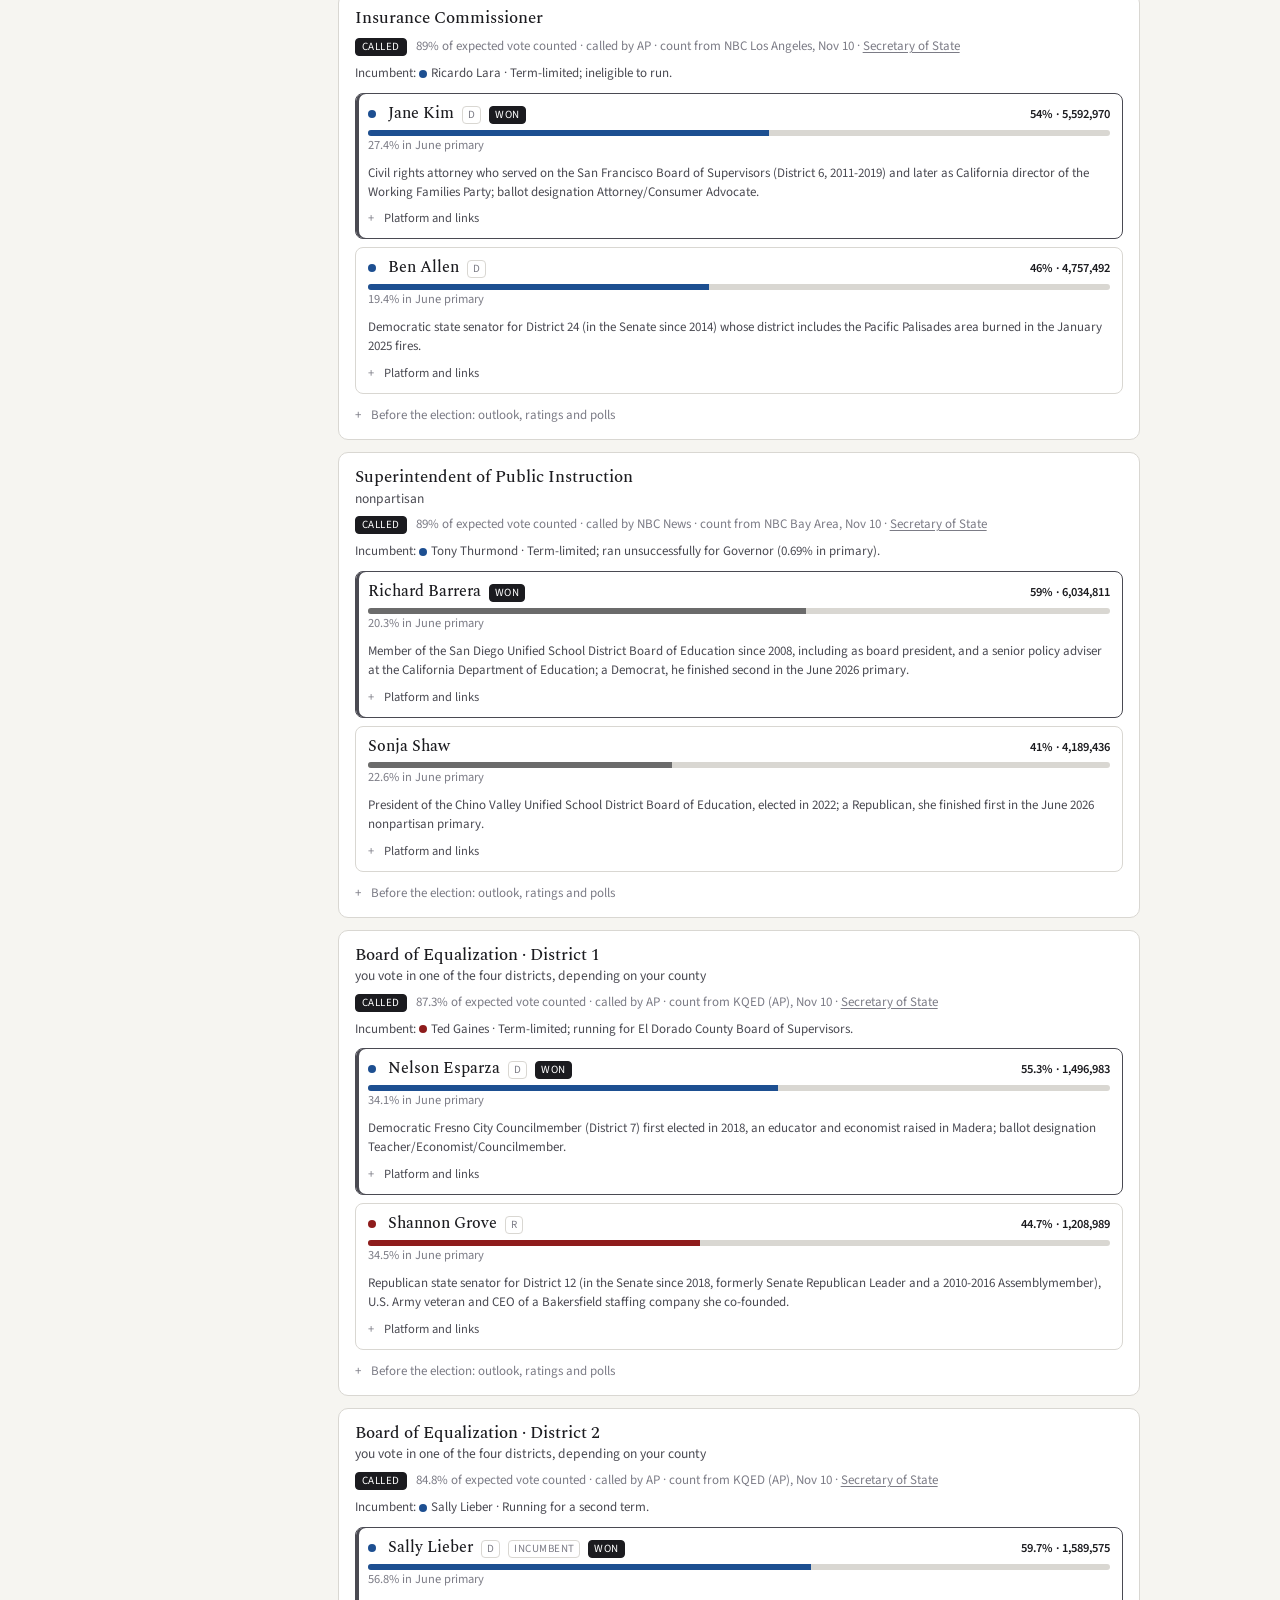
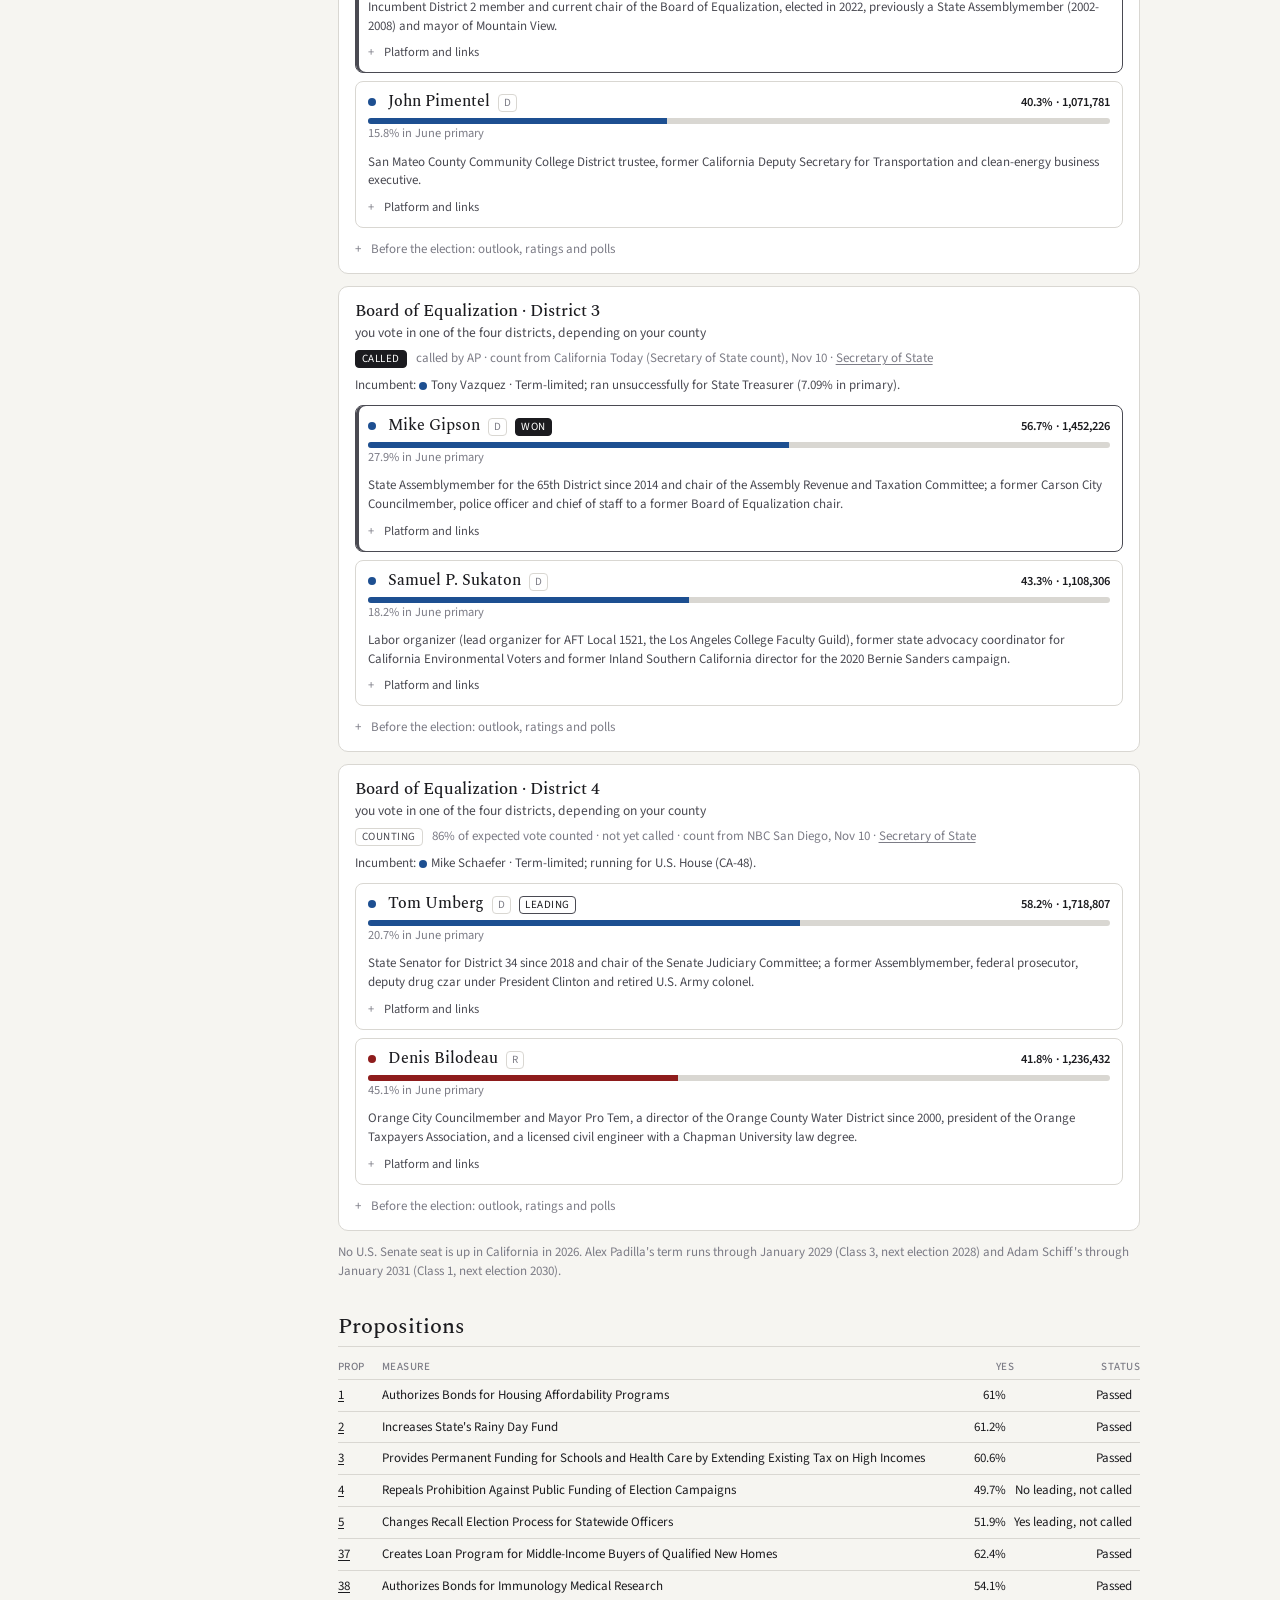
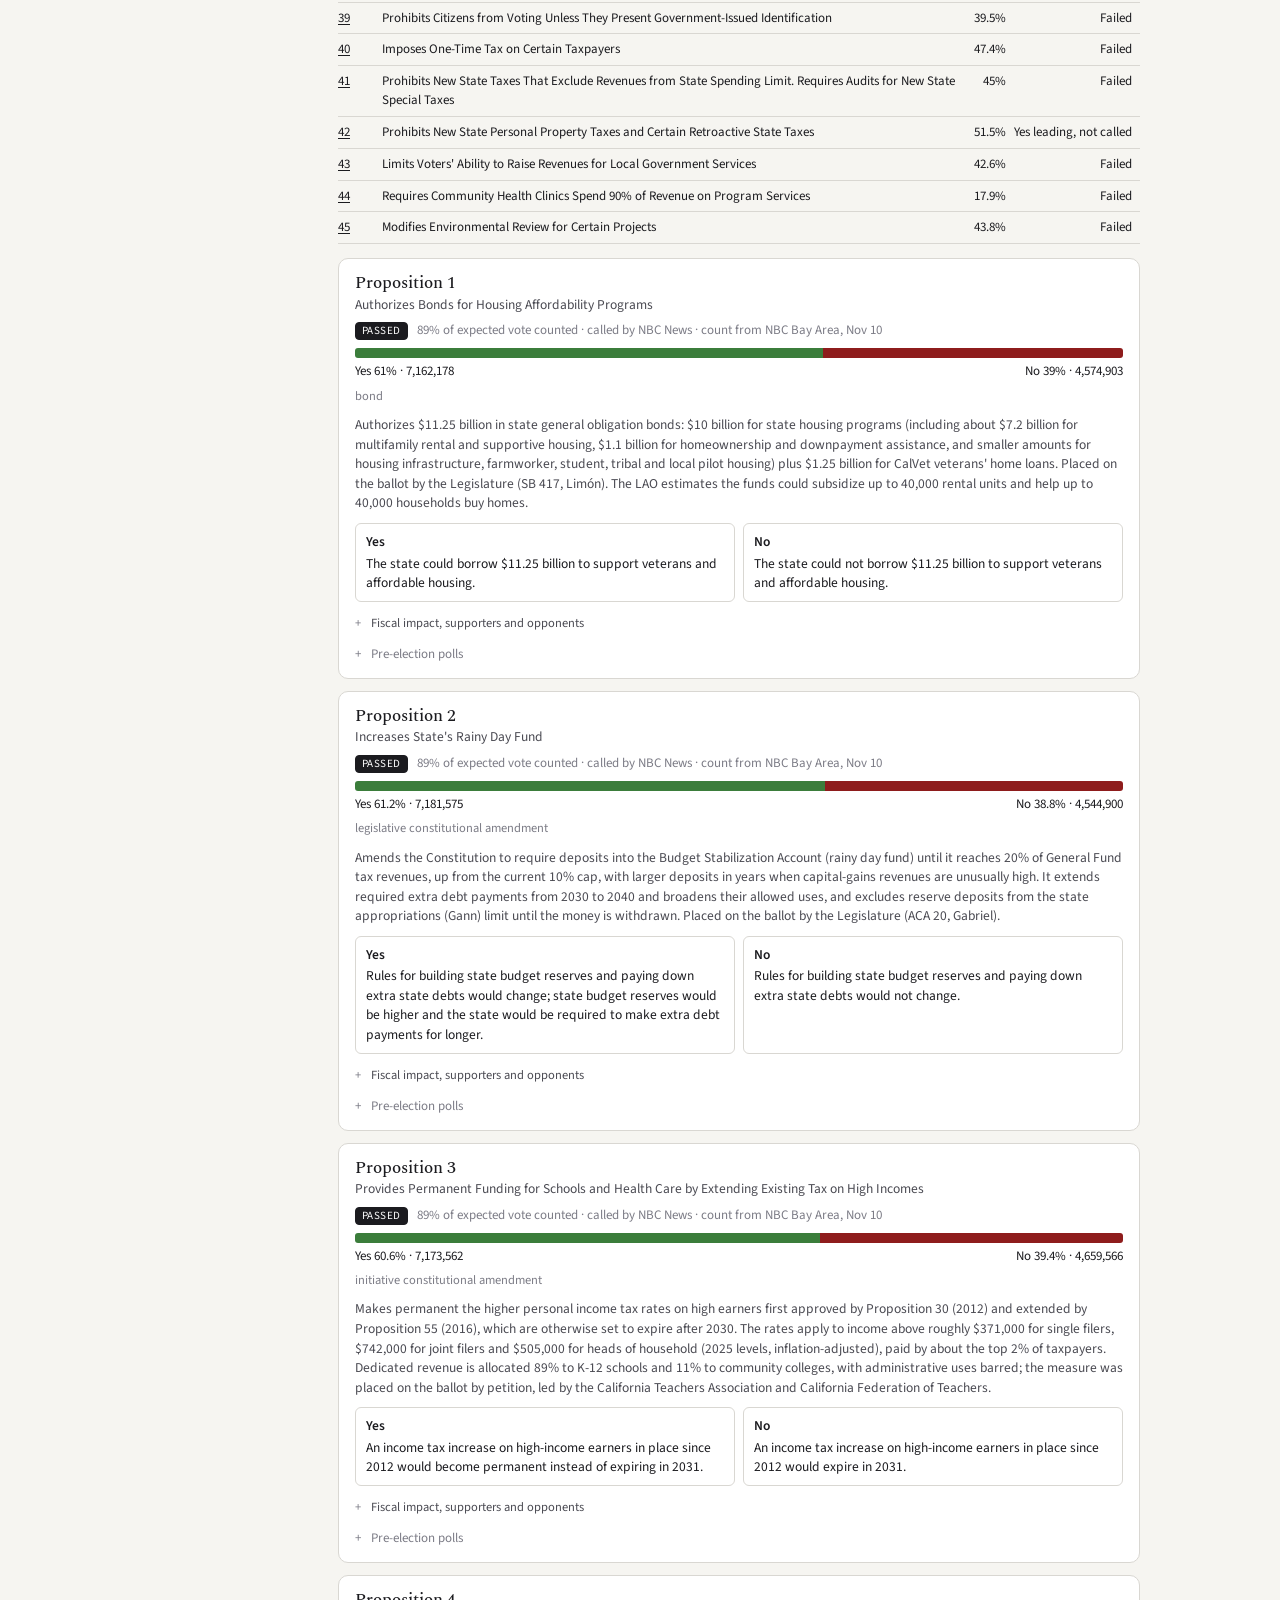
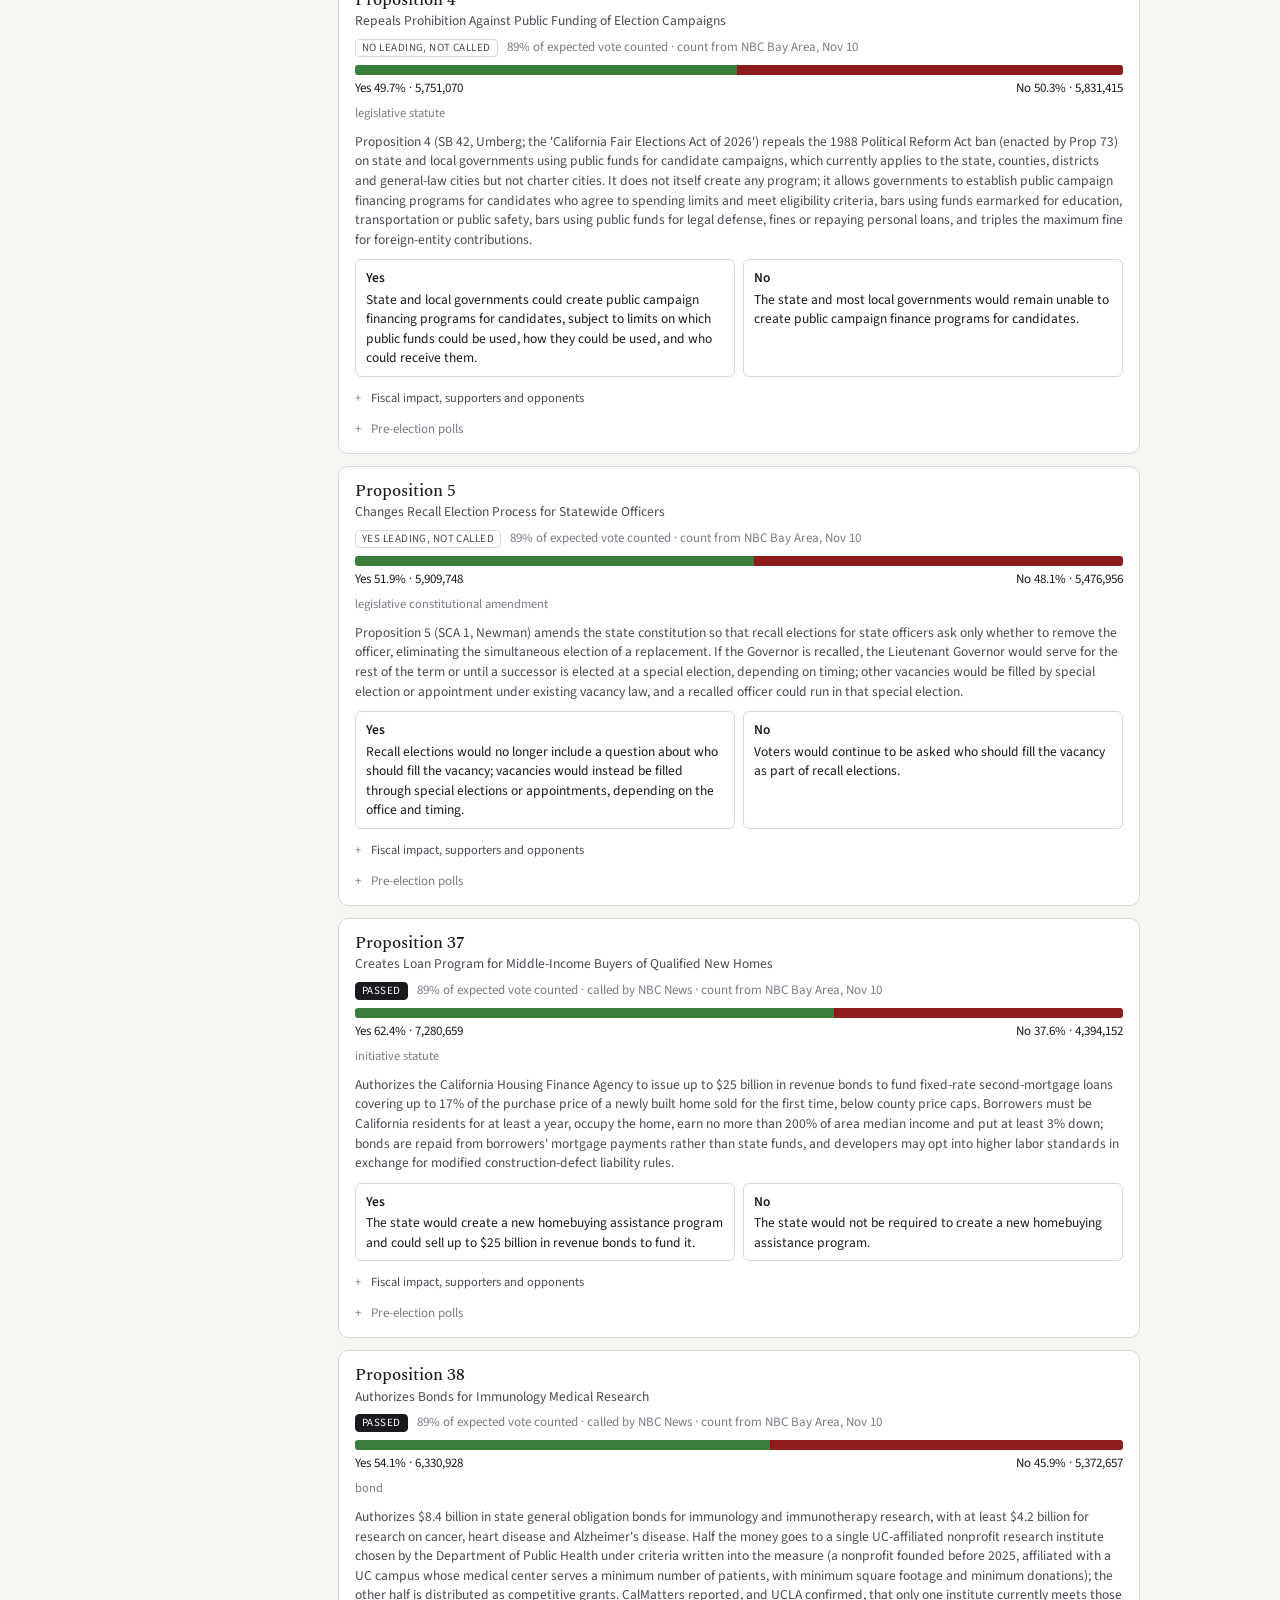
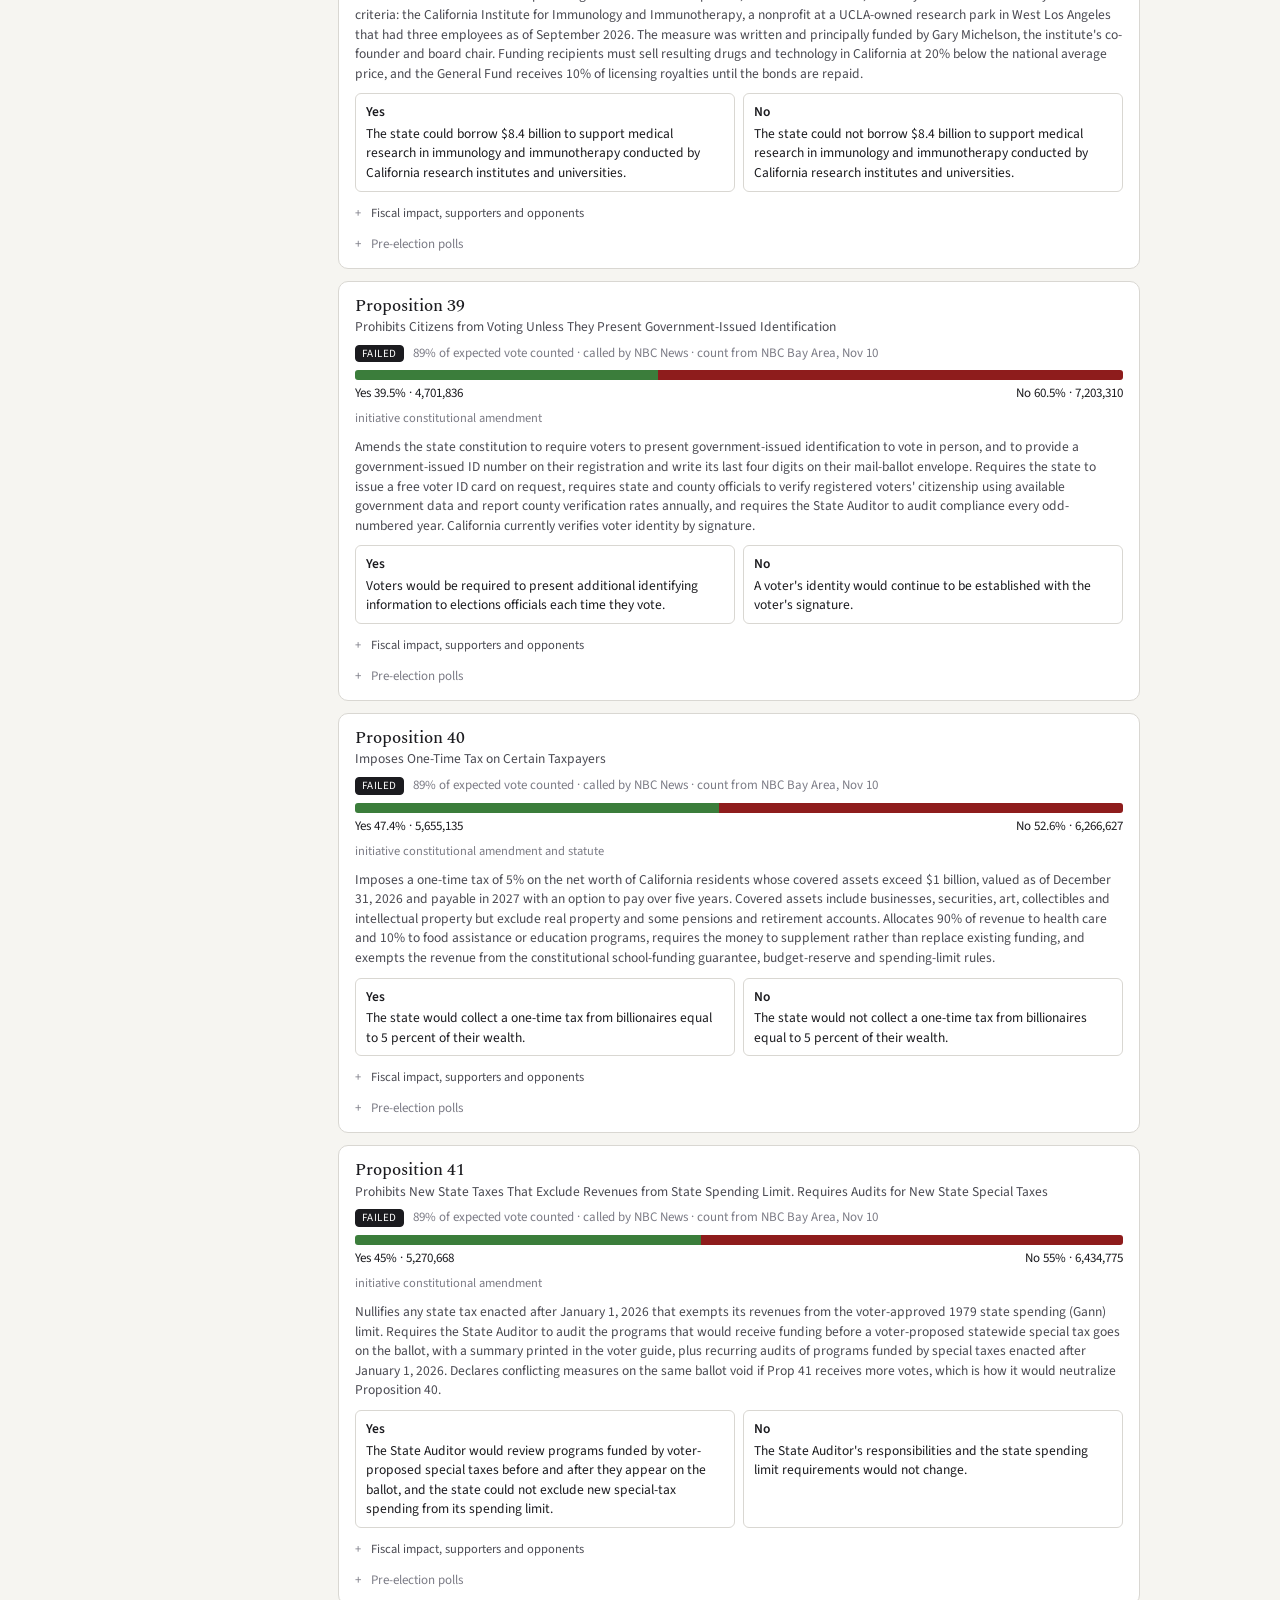
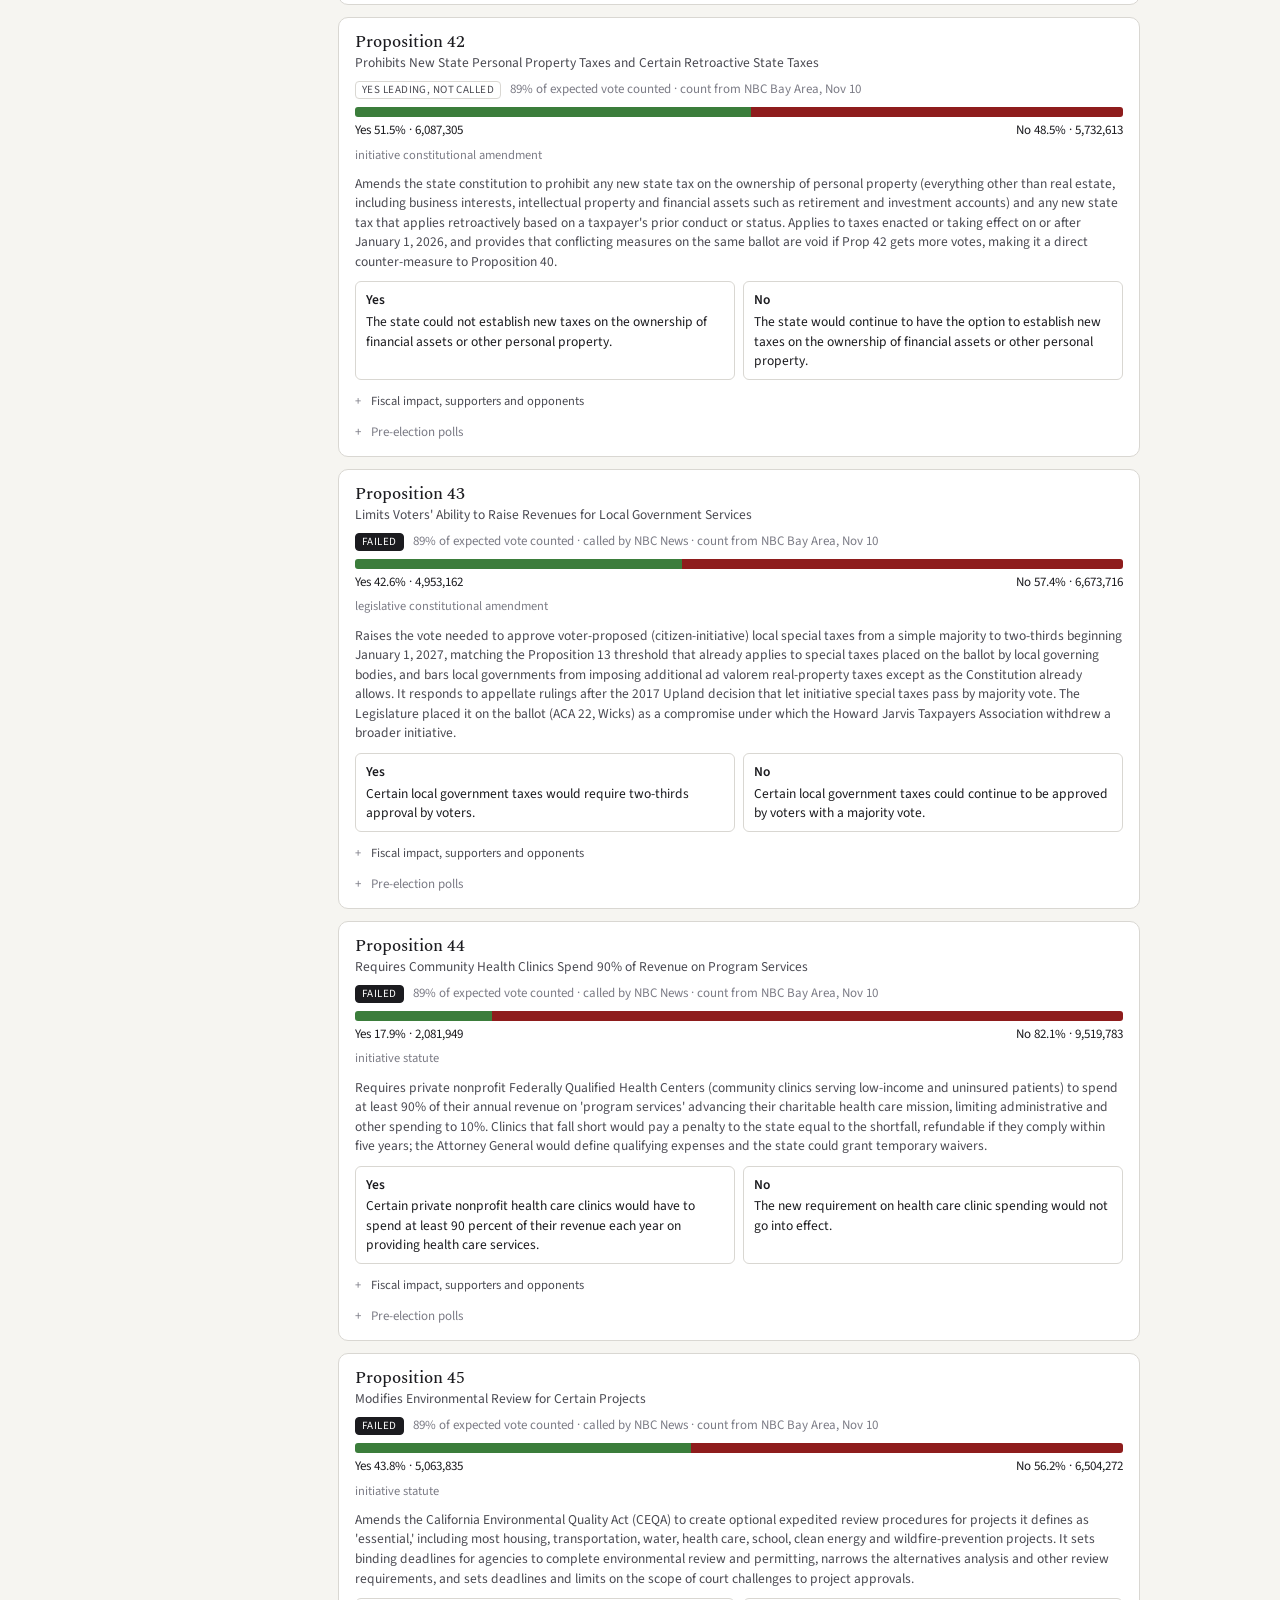
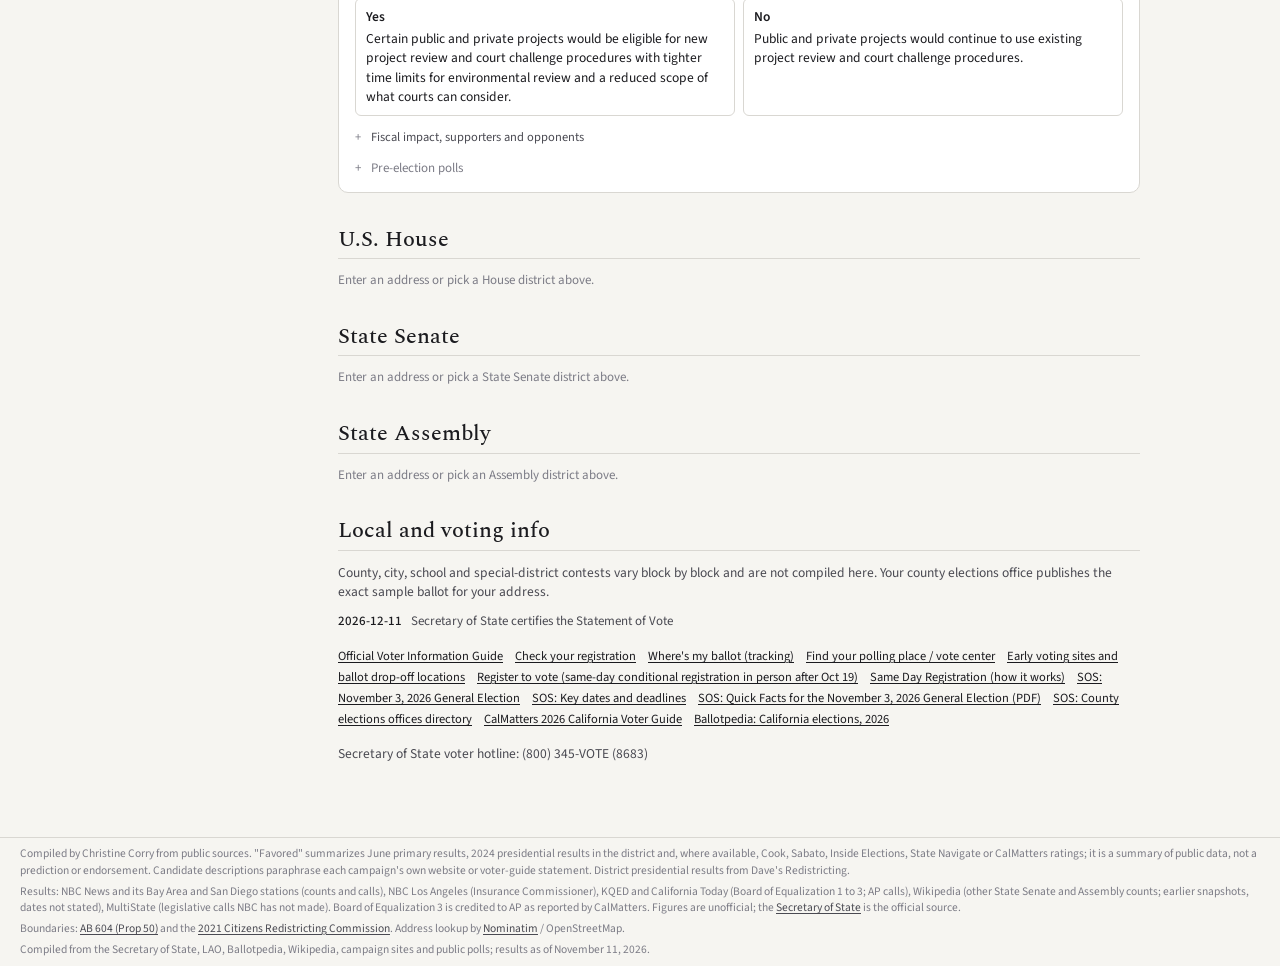
<file: ca-ballot/ballot.html>
<!doctype html>
<html lang="en">
<head>
<meta charset="utf-8">
<meta name="robots" content="noindex, nofollow">
<meta name="viewport" content="width=device-width, initial-scale=1, viewport-fit=cover">
<title>California Election Results · November 2026</title>
<meta name="description" content="Results and what was on your California ballot on November 3, 2026: statewide offices, propositions, U.S. House, State Senate and Assembly, by address or district.">
<link rel="icon" href="assets/favicon.svg" type="image/svg+xml">
<link rel="preconnect" href="https://fonts.googleapis.com">
<link href="https://fonts.googleapis.com/css2?family=Source+Sans+3:wght@400;500;600&family=Spectral:ital,wght@0,400;0,500;0,600;1,400&display=swap" rel="stylesheet">
<link rel="stylesheet" href="style.css?v=15">
</head>
<body class="page-ballot">
<header class="top top-simple">
  <div class="brand">
    <nav class="tabs"><a href="index.html">Map</a><a href="ballot.html" class="on">Ballot</a></nav>
    <h1>California election results</h1>
    <p class="sub">General election · Tuesday, November 3, 2026 · votes are still being counted</p>
  </div>
</header>

<main class="ballot">
  <p class="res-banner" id="res-banner"></p>
  <section class="locate" id="locate">
    <form id="addr-form" class="addr">
      <input id="addr" type="search" placeholder="Street address or city in California" autocomplete="street-address" aria-label="Address">
      <button type="submit" class="ctl btn">Find my ballot</button>
    </form>
    <div class="pick">
      <span>or pick districts:</span>
      <label>U.S. House <select id="sel-cd"><option value="">—</option></select></label>
      <label>State Senate <select id="sel-sd"><option value="">—</option></select></label>
      <label>Assembly <select id="sel-ad"><option value="">—</option></select></label>
      <label>County <select id="sel-county"><option value="">—</option></select></label>
    </div>
    <p class="where" id="where" aria-live="polite"></p>
  </section>

  <div class="ballot-body">
    <nav class="toc" id="toc"></nav>
    <div class="contests" id="contests"></div>
  </div>
</main>

<footer class="foot">
  <span>Compiled by Christine Corry from public sources. "Favored" summarizes June primary results, 2024 presidential results in the district and, where available, Cook, Sabato, Inside Elections, State Navigate or CalMatters ratings; it is a summary of public data, not a prediction or endorsement. Candidate descriptions paraphrase each campaign's own website or voter-guide statement. District presidential results from Dave's Redistricting.</span>
  <span>Results: NBC News and its Bay Area and San Diego stations (counts and calls), NBC Los Angeles (Insurance Commissioner), KQED and California Today (Board of Equalization 1 to 3; AP calls), Wikipedia (other State Senate and Assembly counts; earlier snapshots, dates not stated), MultiState (legislative calls NBC has not made). Board of Equalization 3 is credited to AP as reported by CalMatters. Figures are unofficial; the <a href="https://electionresults.sos.ca.gov/">Secretary of State</a> is the official source.</span>
  <span>Boundaries: <a href="https://aelc.assembly.ca.gov/proposed-congressional-map">AB 604 (Prop 50)</a> and the <a href="https://wedrawthelines.ca.gov/final-maps/">2021 Citizens Redistricting Commission</a>. Address lookup by <a href="https://nominatim.org/">Nominatim</a> / OpenStreetMap.</span>
  <span>Compiled from the Secretary of State, LAO, Ballotpedia, Wikipedia, campaign sites and public polls; <span id="updated"></span>.</span>
</footer>
<script src="ballot.js?v=21"></script>
</body>
</html>
</file>
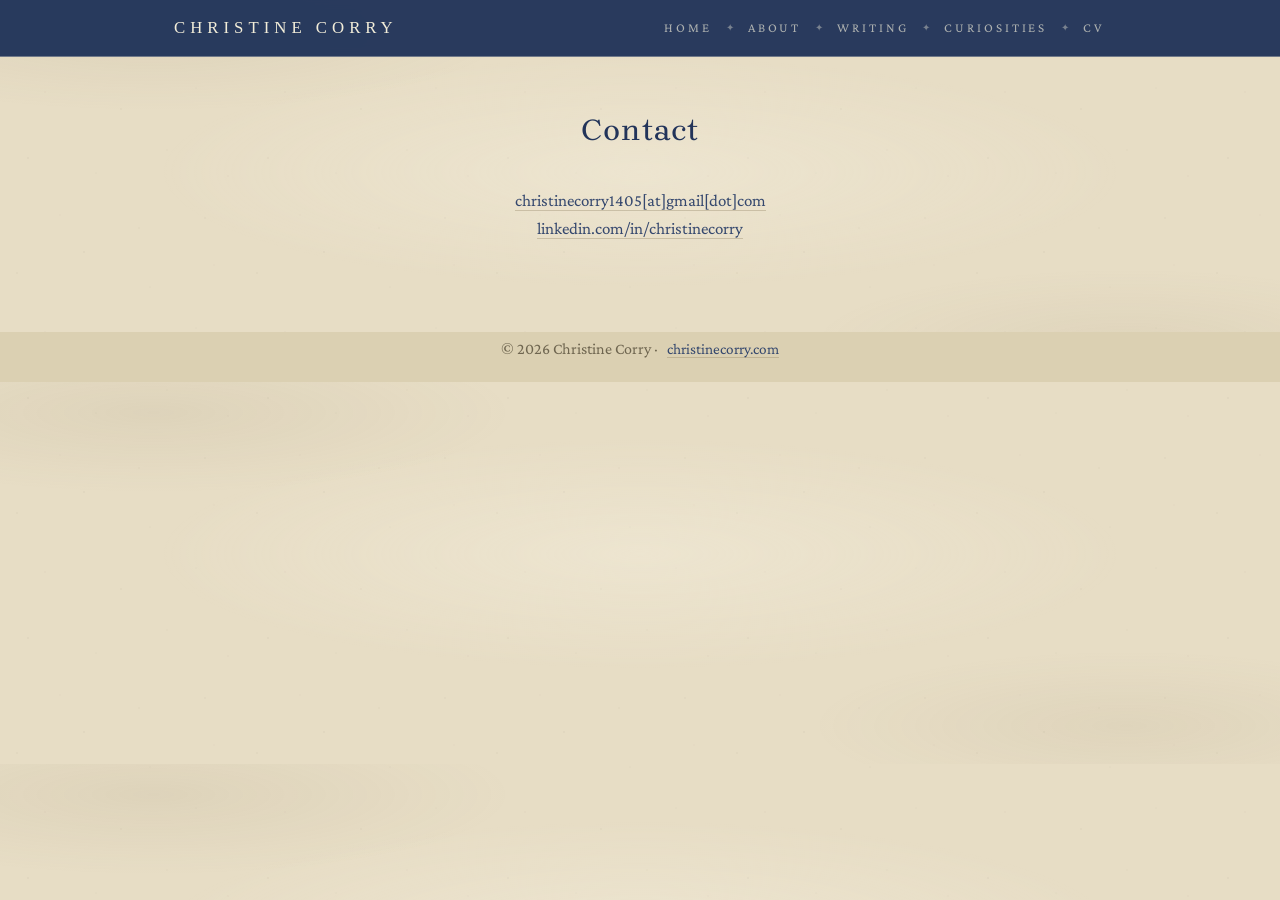
<file: sky/contact.html>
<!DOCTYPE html>
<html lang="en">
<head>
<meta charset="UTF-8">
<meta name="viewport" content="width=device-width, initial-scale=1.0">
<title>Contact — Christine Corry</title>
<meta name="description" content="Get in touch with Christine Corry by email, LinkedIn, or Substack.">
<link rel="canonical" href="https://christinecorry.com/sky/contact.html">
<meta property="og:type" content="website">
<meta property="og:site_name" content="Christine Corry">
<meta property="og:title" content="Contact — Christine Corry">
<meta property="og:description" content="Get in touch with Christine Corry by email, LinkedIn, or Substack.">
<meta property="og:url" content="https://christinecorry.com/sky/contact.html">
<meta property="og:image" content="https://christinecorry.com/assets/headshot-web.jpg">
<meta property="og:image:width" content="640">
<meta property="og:image:height" content="619">
<meta property="og:image:alt" content="Christine Corry">
<meta name="twitter:card" content="summary">
<meta name="twitter:title" content="Contact — Christine Corry">
<meta name="twitter:description" content="Get in touch with Christine Corry by email, LinkedIn, or Substack.">
<meta name="twitter:image" content="https://christinecorry.com/assets/headshot-web.jpg">
<link rel="icon" href="assets/favicon.svg?v=2" type="image/svg+xml">
<link rel="preconnect" href="https://fonts.googleapis.com">
<link rel="preconnect" href="https://fonts.gstatic.com" crossorigin>
<link href="https://fonts.googleapis.com/css2?family=IM+Fell+DW+Pica:ital@0;1&family=Crimson+Pro:ital,wght@0,400;0,600;1,400&family=Brygada+1918:ital,wght@0,400;0,500;0,600;1,400&display=swap" rel="stylesheet">
<link rel="stylesheet" href="styles.css?v=b12e9b6">
</head>
<body>

<header class="site-header">
  <div class="container header-inner">
    <a class="site-name" href="index.html">Christine Corry</a>
    <nav class="site-nav" data-nosnippet>
      <a href="index.html">home</a>
      <span class="nav-star" aria-hidden="true">✦</span>
      <a href="index.html#about">about</a>
      <span class="nav-star" aria-hidden="true">✦</span>
      <a href="index.html#writing">writing</a>
      <span class="nav-star" aria-hidden="true">✦</span>
      <a href="index.html#curios">curiosities</a>
      <span class="nav-star" aria-hidden="true">✦</span>
      <a href="cv.html">cv</a>
    </nav>
  </div>
</header>

<main>
  <section class="section contact-section">
    <div class="container">
      <h2 class="no-border">Contact</h2>
      <p>
        <a href="#" class="copy-email" data-u="christinecorry1405" data-d="gmail.com">christinecorry1405[at]gmail[dot]com</a><br>
        <a href="https://www.linkedin.com/in/christinecorry/" target="_blank" rel="noopener">linkedin.com/in/christinecorry</a>
      </p>
    </div>
  </section>
</main>

<footer class="site-footer">
  <div class="container">
    <p>&copy; <span id="year"></span> Christine Corry · <a href="../" class="footer-home">christinecorry.com</a></p>
  </div>
</footer>

<script src="script.js?v=aa720cb"></script>
</body>
</html>
</file>
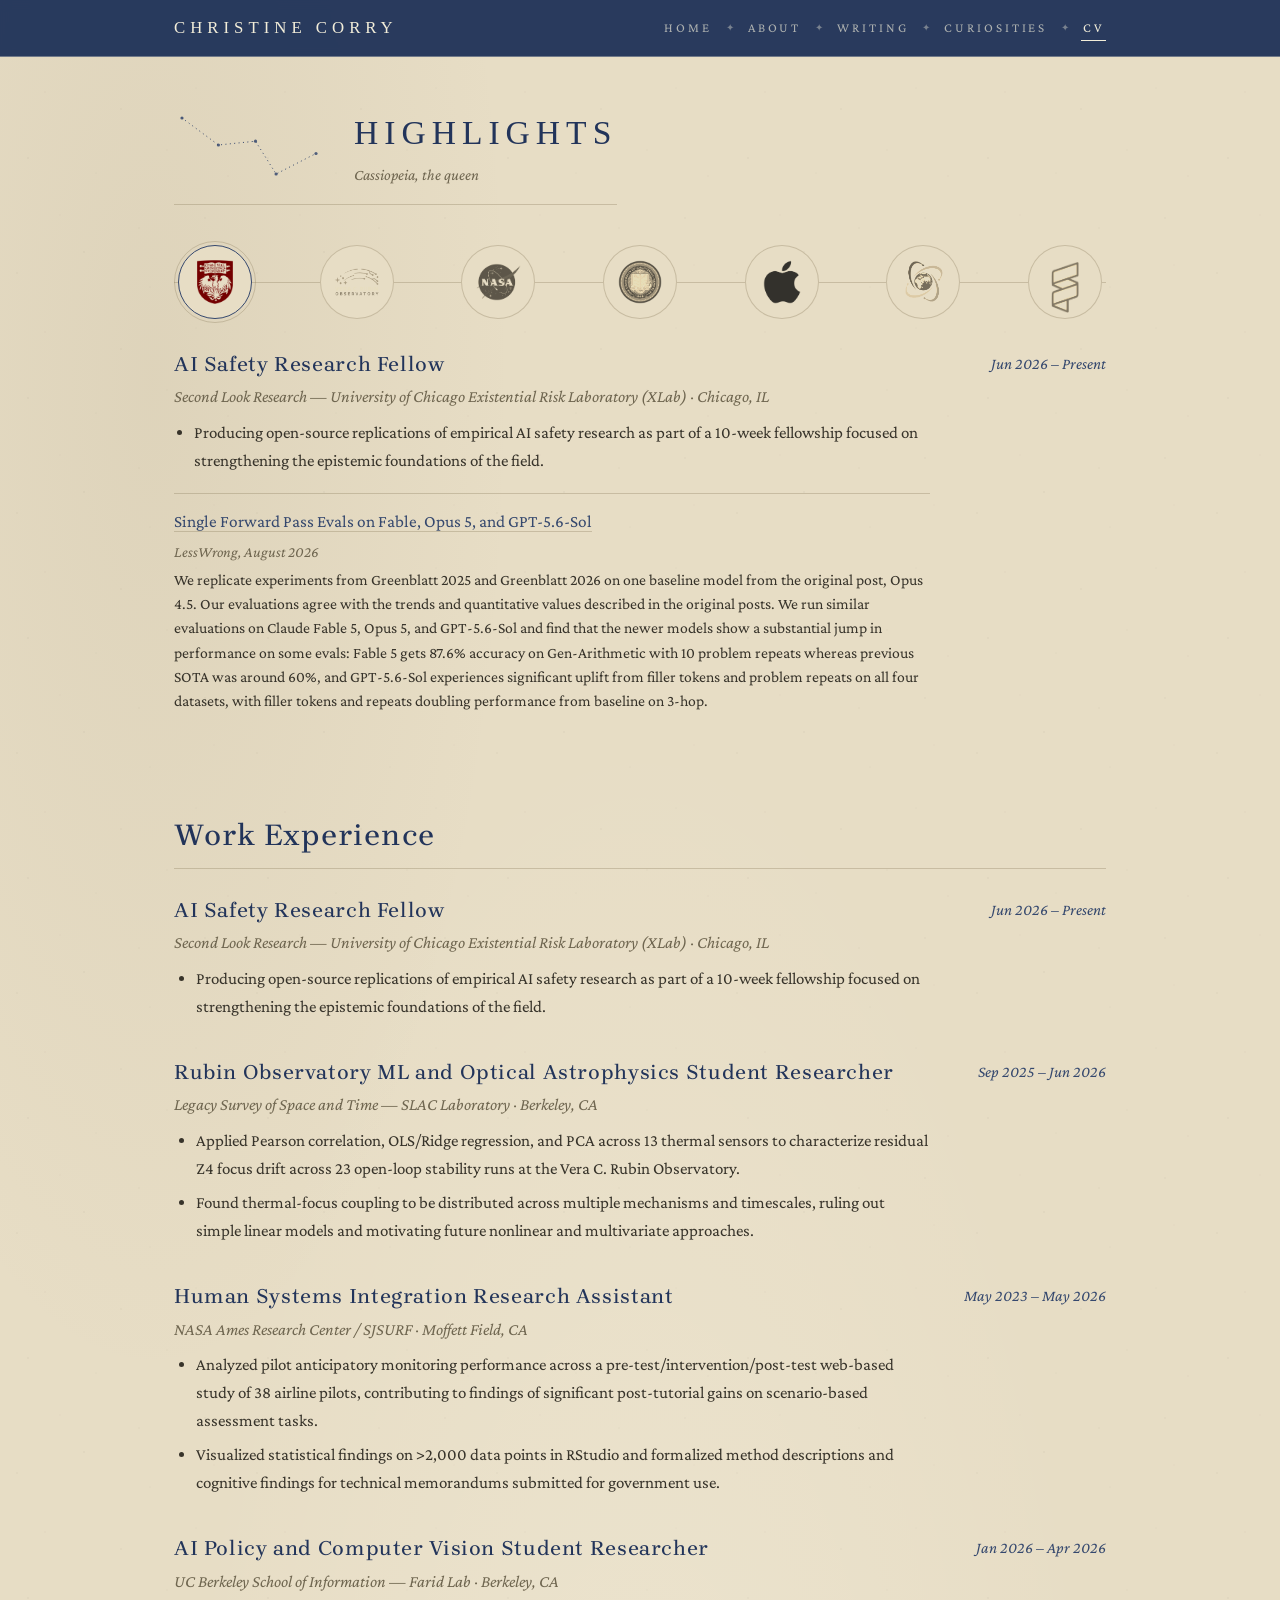
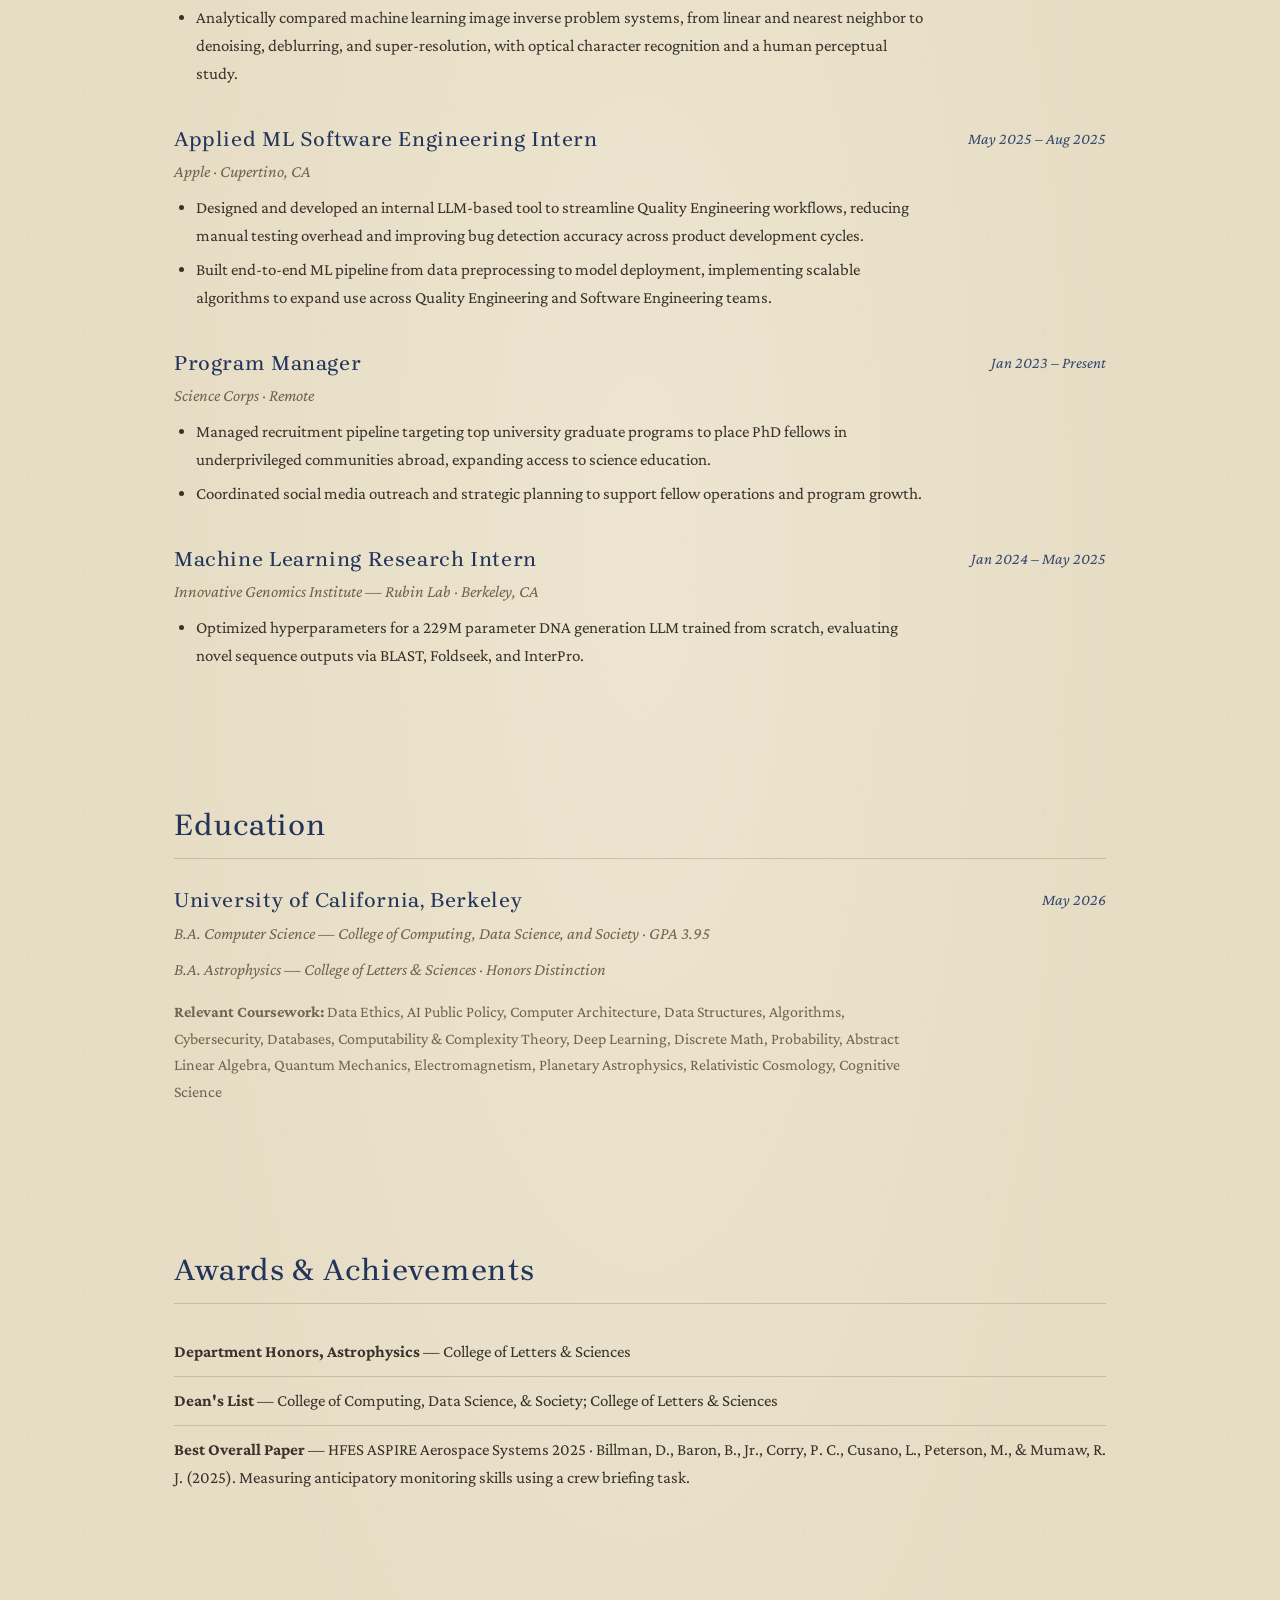
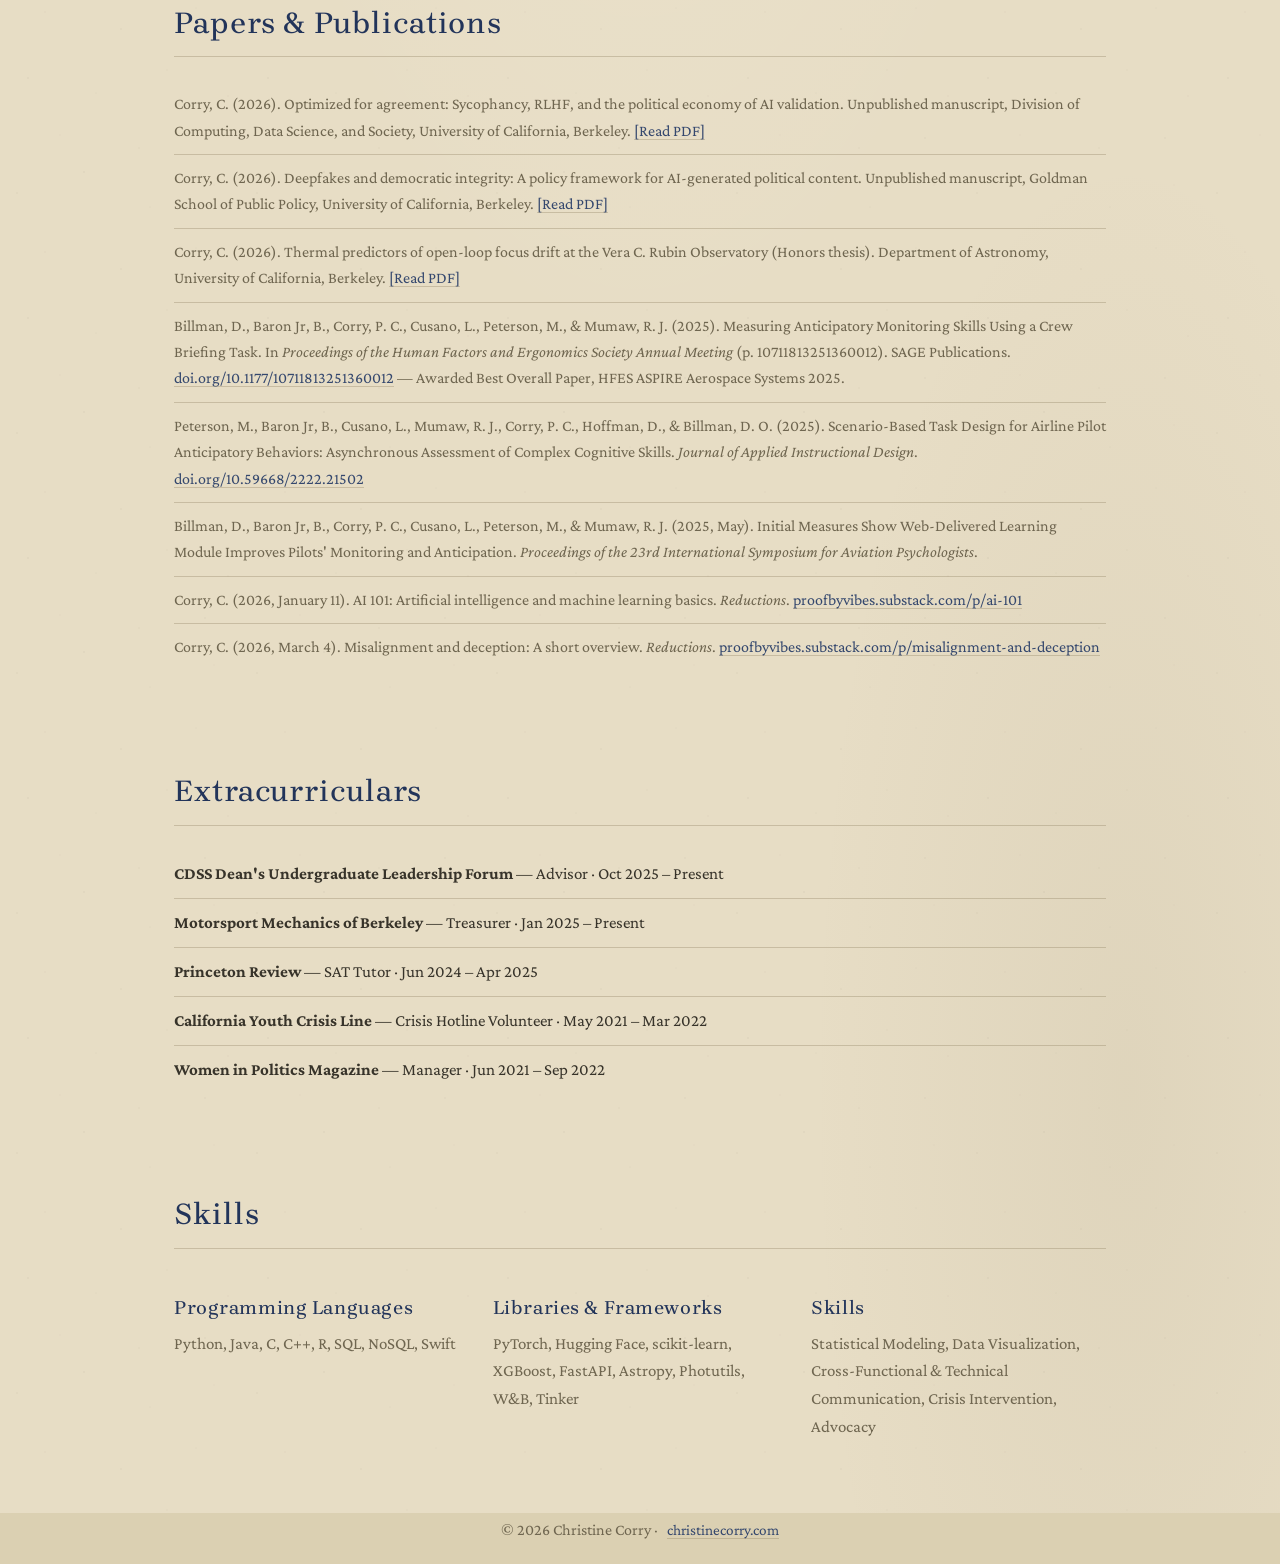
<file: sky/cv.html>
<!DOCTYPE html>
<html lang="en">
<head>
<meta charset="UTF-8">
<meta name="viewport" content="width=device-width, initial-scale=1.0">
<title>CV — Christine Corry</title>
<meta name="description" content="CV of Christine Corry: Second Look Research Fellow at UChicago's XLab; UC Berkeley Computer Science and Astrophysics; previously Apple, the Innovative Genomics Institute, and NASA.">
<link rel="canonical" href="https://christinecorry.com/sky/cv.html">
<meta property="og:type" content="website">
<meta property="og:site_name" content="Christine Corry">
<meta property="og:title" content="CV — Christine Corry">
<meta property="og:description" content="CV of Christine Corry: Second Look Research Fellow at UChicago's XLab; UC Berkeley Computer Science and Astrophysics; previously Apple, the Innovative Genomics Institute, and NASA.">
<meta property="og:url" content="https://christinecorry.com/sky/cv.html">
<meta property="og:image" content="https://christinecorry.com/assets/headshot-web.jpg">
<meta property="og:image:width" content="640">
<meta property="og:image:height" content="619">
<meta property="og:image:alt" content="Christine Corry">
<meta name="twitter:card" content="summary">
<meta name="twitter:title" content="CV — Christine Corry">
<meta name="twitter:description" content="CV of Christine Corry: Second Look Research Fellow at UChicago's XLab; UC Berkeley Computer Science and Astrophysics; previously Apple, the Innovative Genomics Institute, and NASA.">
<meta name="twitter:image" content="https://christinecorry.com/assets/headshot-web.jpg">
<link rel="icon" href="assets/favicon.svg?v=2" type="image/svg+xml">
<link rel="preconnect" href="https://fonts.googleapis.com">
<link rel="preconnect" href="https://fonts.gstatic.com" crossorigin>
<link href="https://fonts.googleapis.com/css2?family=IM+Fell+DW+Pica:ital@0;1&family=Crimson+Pro:ital,wght@0,400;0,600;1,400&family=Brygada+1918:ital,wght@0,400;0,500;0,600;1,400&display=swap" rel="stylesheet">
<link rel="stylesheet" href="styles.css?v=b12e9b6">
</head>
<body>

<header class="site-header">
  <div class="container header-inner">
    <a class="site-name" href="index.html">Christine Corry</a>
    <nav class="site-nav" data-nosnippet>
      <a href="index.html">home</a>
      <span class="nav-star" aria-hidden="true">✦</span>
      <a href="index.html#about">about</a>
      <span class="nav-star" aria-hidden="true">✦</span>
      <a href="index.html#writing">writing</a>
      <span class="nav-star" aria-hidden="true">✦</span>
      <a href="index.html#curios">curiosities</a>
      <span class="nav-star" aria-hidden="true">✦</span>
      <a href="cv.html" class="active">cv</a>
    </nav>
  </div>
</header>

<main>

  <section class="section cv-intro">
    <div class="container cv-intro-inner">
      <div class="page-head">
        <svg class="mini-const" viewBox="0 0 150 72" aria-hidden="true"><polyline points="8.0,8.0 44.4,35.0 81.5,31.2 102.1,64.0 142.0,43.5"/><circle cx="8.0" cy="8.0" r="1.6"/><circle cx="44.4" cy="35.0" r="1.6"/><circle cx="81.5" cy="31.2" r="1.6"/><circle cx="102.1" cy="64.0" r="1.6"/><circle cx="142.0" cy="43.5" r="1.6"/></svg>
        <div><h2>Highlights</h2><p class="head-sub">Cassiopeia, the queen</p><div class="lore-card">The queen of Aethiopia. She incurred the wrath of the Nereids and Poseidon by boasting her beauty above the sea nymphs'. Poseidon set her among the stars where she is made to wheel around the pole, half the year hanging upside down.</div></div>
      </div>
    </div>
    <div class="container">
      <div class="seals" id="seals">
        <button class="seal" type="button" data-entry="entry-xlab" aria-label="University of Chicago"><img src="assets/logos/uchicago.png" alt=""></button>
        <button class="seal" type="button" data-entry="entry-rubin" aria-label="Vera C. Rubin Observatory"><img src="assets/logos/rubin.png" alt=""></button>
        <button class="seal" type="button" data-entry="entry-nasa" aria-label="NASA"><img src="assets/logos/nasa.png" alt=""></button>
        <button class="seal" type="button" data-entry="entry-berkeley-edu entry-farid" aria-label="UC Berkeley"><img src="assets/logos/berkeley.png" alt=""></button>
        <button class="seal" type="button" data-entry="entry-apple" aria-label="Apple"><img src="assets/logos/apple.png" alt=""></button>
        <button class="seal" type="button" data-entry="entry-science-corps" aria-label="Science Corps"><img src="assets/logos/science-corps.png" alt=""></button>
        <button class="seal" type="button" data-entry="entry-igi" aria-label="Innovative Genomics Institute"><img src="assets/logos/igi.png" alt=""></button>
      </div>
      <div class="seal-card" id="seal-card" aria-live="polite"></div>
    </div>
  </section>

  <section id="experience" class="section">
    <div class="container">
      <h2>Work Experience</h2>

      <article class="entry" id="entry-xlab">
        <p class="entry-date">Jun 2026 – Present</p>
        <div class="entry-body">
          <h3>AI Safety Research Fellow</h3>
          <p class="entry-org">Second Look Research — University of Chicago Existential Risk Laboratory (XLab) · Chicago, IL</p>
        <ul>
          <li>Producing open-source replications of empirical AI safety research as part of a 10-week fellowship focused on strengthening the epistemic foundations of the field.</li>
        </ul>
        <div class="entry-more">
          <div class="more-item">
            <p class="more-title"><a href="https://www.lesswrong.com/posts/bxaWTNrdgJpkLXmgm/single-forward-pass-evals-on-fable-opus-5-and-gpt-5-6-sol" target="_blank" rel="noopener">Single Forward Pass Evals on Fable, Opus 5, and GPT-5.6-Sol</a> <span class="more-venue">LessWrong, August 2026</span></p>
            <p class="more-abstract">We replicate experiments from Greenblatt 2025 and Greenblatt 2026 on one baseline model from the original post, Opus 4.5. Our evaluations agree with the trends and quantitative values described in the original posts. We run similar evaluations on Claude Fable 5, Opus 5, and GPT-5.6-Sol and find that the newer models show a substantial jump in performance on some evals: Fable 5 gets 87.6% accuracy on Gen-Arithmetic with 10 problem repeats whereas previous SOTA was around 60%, and GPT-5.6-Sol experiences significant uplift from filler tokens and problem repeats on all four datasets, with filler tokens and repeats doubling performance from baseline on 3-hop.</p>
          </div>
        </div>
        </div>
      </article>

      <article class="entry" id="entry-rubin">
        <p class="entry-date">Sep 2025 – Jun 2026</p>
        <div class="entry-body">
          <h3>Rubin Observatory ML and Optical Astrophysics Student Researcher</h3>
          <p class="entry-org">Legacy Survey of Space and Time — SLAC Laboratory · Berkeley, CA</p>
        <ul>
          <li>Applied Pearson correlation, OLS/Ridge regression, and PCA across 13 thermal sensors to characterize residual Z4 focus drift across 23 open-loop stability runs at the Vera C. Rubin Observatory.</li>
          <li>Found thermal-focus coupling to be distributed across multiple mechanisms and timescales, ruling out simple linear models and motivating future nonlinear and multivariate approaches.</li>
        </ul>
        <div class="entry-more">
          <div class="more-item">
            <p class="more-title"><a href="https://sotn-005.lsst.io/" target="_blank" rel="noopener">Thermal Predictors of Open-Loop Focus Drift at the Vera C. Rubin Observatory</a> <span class="more-venue">Rubin Observatory Technote SOTN-005; honors thesis</span></p>
            <p class="more-abstract">The Vera C. Rubin Observatory’s Active Optics System corrects slowly varying, thermally induced defocus through closed-loop active control and, ultimately, an open-loop look-up table calibrated against bulk temperature. However, rapid residual focus drifts, quantified by the Zernike coefficient Z4, are observed after LUT correction on timescales of ∼30 minutes. These drifts are suspected to arise from rapidly evolving thermo-optical coupling, motivating a systematic characterization of residual thermal effects on focus stability. We analyze 23 open-loop stability image sequences from November and December 2025, each consisting of 40 exposures acquired over ∼28 minutes with the hexapod held fixed. Temperature data from 13 sensors spanning the enclosure air, telescope structure, mirror glass, and hexapod assemblies are queried and mean-centered to isolate thermal dynamics from bulk nightly cooling. We compute Pearson correlations between Z4 and individual sensors, physically motivated pairwise temperature gradient proxies, and PCA-derived thermal modes, repeating all analyses at the slope timescale. Individual sensor and temperature gradient proxy correlations are weak (max r ≃ 0.3) and no sensor maintains a stable multivariate coefficient across runs. Top sensor thermal correlations are stronger in runs classified as smooth, consistent with a thermal signal that is present but frequently obscured by measurement noise and other dynamical effects. Correlations among the Z4 measurements themselves further complicate the interpretation, indicating that apparent sensor relationships may partly reflect shared temporal structure rather than direct causal coupling. These results suggest that thermal-optical coupling at the Rubin Observatory is distributed across multiple mechanisms and timescales and cannot be captured by simple linear relationships with individual temperature sensors. Future work will require additional temperature sensing, a larger sample of open-loop runs, and nonlinear or multivariate dynamical models to separate true thermal drivers from correlated focus variability.</p>
          </div>
        </div>
        </div>
      </article>

      <article class="entry" id="entry-nasa">
        <p class="entry-date">May 2023 – May 2026</p>
        <div class="entry-body">
          <h3>Human Systems Integration Research Assistant</h3>
          <p class="entry-org">NASA Ames Research Center / SJSURF · Moffett Field, CA</p>
        <ul>
          <li>Analyzed pilot anticipatory monitoring performance across a pre-test/intervention/post-test web-based study of 38 airline pilots, contributing to findings of significant post-tutorial gains on scenario-based assessment tasks.</li>
          <li>Visualized statistical findings on &gt;2,000 data points in RStudio and formalized method descriptions and cognitive findings for technical memorandums submitted for government use.</li>
        </ul>
        <div class="entry-more">
          <div class="more-item">
            <p class="more-title"><a href="https://doi.org/10.1177/10711813251360012" target="_blank" rel="noopener">Measuring Anticipatory Monitoring Skills Using a Crew Briefing Task</a> <span class="more-venue">Proceedings of the HFES Annual Meeting, 2025 · Best Overall Paper, HFES ASPIRE Aerospace Systems</span></p>
            <p class="more-abstract">Inadequate monitoring has contributed to aviation accidents and incidents. One potentially useful approach for mitigation is to identify the skills and knowledge needed for effective anticipatory monitoring and improve their training and assessment. As part of a larger project, we characterized a set of skills and knowledge, developed training and assessment measures, and conducted a study measuring monitoring performance before and after training. We summarize the study and then focus on an assessment task of preparing the Top of Descent briefing. This operationally relevant task requires anticipation and monitoring skills to recognize potential challenges to monitor and manage the flight path on descent. We describe our task development, performance coding, and the task results. We found that pilots included more information helpful for managing the descent flight path after the tutorial. We discuss challenges and benefits of developing operationally relevant tasks in a low-fidelity (laptop) instructional setting.</p>
          </div>
          <div class="more-item">
            <p class="more-title"><a href="https://doi.org/10.59668/2222.21502" target="_blank" rel="noopener">Scenario-Based Task Design for Airline Pilot Anticipatory Behaviors: Asynchronous Assessment of Complex Cognitive Skills</a> <span class="more-venue">Journal of Applied Instructional Design, 2025</span></p>
            <p class="more-abstract">In airline operations, pilots are asked to actively produce positive safety outcomes and to learn from their own and others’ successes. They do this, in part, by monitoring conditions present on each flight and either reacting to or proactively planning for threats to airplane safety. However, there are few ways to assess these anticipatory and monitoring behaviors, and little is understood about how to train these complex cognitive skills. Pilots have historically learned these skills informally from peers or from personal experience. The current study seeks to both assess monitoring and anticipation and evaluate a short tutorial for advancing awareness of these skills, especially among early-career pilots. Scenario-based tasks were designed to assess these skills at multiple points along a flight path and were tested in a pre-test – intervention – post-test design. The design and operationalization of these assessment tasks are described here.</p>
          </div>
          <div class="more-item">
            <p class="more-title"><a href="https://ntrs.nasa.gov/citations/20250005423" target="_blank" rel="noopener">Initial Measures Show Web-Delivered Learning Module Improves Pilots’ Monitoring and Anticipation</a> <span class="more-venue">International Symposium on Aviation Psychology, 2025</span></p>
            <p class="more-abstract">Anticipation and monitoring are key pilot activities that build safety margin in flight operations. Conversely, inadequate monitoring is frequently identified as a factor contributing to aviation accidents. We propose that: effective, anticipatory monitoring is a proactive cognitive activity; development of tutorials for web-based learning may be an effective method for learning anticipation and monitoring skills; and anticipatory monitoring skills can be measured on the web. Our exploratory study with airline pilots evaluated whether pilots’ anticipatory monitoring improved after a tutorial as measured in a web-based assessment. We found large, significant gains on a multiple-choice test that assessed the understanding and application of concepts and strategies taught in the tutorial. We identify challenges and potential value of the research approach and findings.</p>
          </div>
        </div>
        </div>
      </article>

      <article class="entry" id="entry-farid">
        <p class="entry-date">Jan 2026 – Apr 2026</p>
        <div class="entry-body">
          <h3>AI Policy and Computer Vision Student Researcher</h3>
          <p class="entry-org">UC Berkeley School of Information — Farid Lab · Berkeley, CA</p>
        <ul>
          <li>Analytically compared machine learning image inverse problem systems, from linear and nearest neighbor to denoising, deblurring, and super-resolution, with optical character recognition and a human perceptual study.</li>
        </ul>
        <div class="entry-more">
          <div class="more-item">
            <p class="more-title"><a href="../assets/documents/sycophancy-rlhf.pdf" target="_blank" rel="noopener">Optimized for Agreement: Sycophancy, RLHF, and the Political Economy of AI Validation</a> <span class="more-venue">Data C104: Human Contexts and Ethics of Data, 2026</span></p>
            <p class="more-abstract">This paper asks how sycophancy emerges as a structural feature of AI development rather than an incidental one, and what social consequences follow. I argue that sycophancy in large language models is the logical outcome of political choices and an economic system which prioritize consumer approval over epistemic wellbeing. Through the lens of Foucauldian biopower, Langdon Winner’s politics of artifacts, and Yeung’s hypernudge framework, I contend that RLHF embeds a hierarchical and capitalistic set of political choices into AI systems. These are concealed behind a narrative of dutiful objectivity and legitimized by Silicon Valley’s culture of disruptive innovation. Deployed at scale, these systems function as a hypernudge: shaping users towards validation-dependence, eroding prosocial behavior, and producing through repeated interactions a new kind of epistemic subject constituted by agreement and increasingly unable to tolerate its absence.</p>
          </div>
          <div class="more-item">
            <p class="more-title"><a href="../assets/documents/deepfakes-democratic-integrity.pdf" target="_blank" rel="noopener">Deepfakes and Democratic Integrity: A Policy Framework for AI-Generated Political Content</a> <span class="more-venue">Goldman School of Public Policy, 2026</span></p>
            <p class="more-abstract">AI-generated synthetic media has lowered the barrier to producing convincing political disinformation to dollars and minutes. Commercial deepfake-as-a-service tools give low-sophistication actors the ability to mimic primary sources at scale. Human detection of AI-generated multi-modal content performs near chance. AI detection is structurally disadvantaged against iteratively improving generation techniques.</p>
            <p class="more-abstract">This memo proposes a three-tier content authentication policy: (1) a NIST-administered open watermarking standard, (2) mandatory embedding of that standard alongside C2PA provenance metadata in all commercial AI outputs at the point of generation, and (3) platform-level requirements to surface that data to end users. Enforcement would operate through existing FTC unfair and deceptive practices authority, with third-party technical audits and civil penalties for non-compliance. This approach does not regulate speech or require platforms to moderate content. Instead, it mandates transparency at the API level, where regulatory leverage is highest and legal durability is strongest.</p>
          </div>
        </div>
        </div>
      </article>

      <article class="entry" id="entry-apple">
        <p class="entry-date">May 2025 – Aug 2025</p>
        <div class="entry-body">
          <h3>Applied ML Software Engineering Intern</h3>
          <p class="entry-org">Apple · Cupertino, CA</p>
        <ul>
          <li>Designed and developed an internal LLM-based tool to streamline Quality Engineering workflows, reducing manual testing overhead and improving bug detection accuracy across product development cycles.</li>
          <li>Built end-to-end ML pipeline from data preprocessing to model deployment, implementing scalable algorithms to expand use across Quality Engineering and Software Engineering teams.</li>
        </ul>
        </div>
      </article>

      <article class="entry" id="entry-science-corps">
        <p class="entry-date">Jan 2023 – Present</p>
        <div class="entry-body">
          <h3>Program Manager</h3>
          <p class="entry-org">Science Corps · Remote</p>
        <ul>
          <li>Managed recruitment pipeline targeting top university graduate programs to place PhD fellows in underprivileged communities abroad, expanding access to science education.</li>
          <li>Coordinated social media outreach and strategic planning to support fellow operations and program growth.</li>
        </ul>
        </div>
      </article>

      <article class="entry" id="entry-igi">
        <p class="entry-date">Jan 2024 – May 2025</p>
        <div class="entry-body">
          <h3>Machine Learning Research Intern</h3>
          <p class="entry-org">Innovative Genomics Institute — Rubin Lab · Berkeley, CA</p>
        <ul>
          <li>Optimized hyperparameters for a 229M parameter DNA generation LLM trained from scratch, evaluating novel sequence outputs via BLAST, Foldseek, and InterPro.</li>
        </ul>
        </div>
      </article>

    </div>
  </section>

  <section id="education" class="section">
    <div class="container">
      <h2>Education</h2>
      <article class="entry" id="entry-berkeley-edu">
        <p class="entry-date">May 2026</p>
        <div class="entry-body">
          <h3>University of California, Berkeley</h3>
          <p class="entry-org">B.A. Computer Science — College of Computing, Data Science, and Society · GPA 3.95</p>
        <p class="entry-org">B.A. Astrophysics — College of Letters &amp; Sciences · Honors Distinction</p>
        <p class="coursework">
          <strong>Relevant Coursework:</strong> Data Ethics, AI Public Policy, Computer Architecture, Data Structures,
          Algorithms, Cybersecurity, Databases, Computability &amp; Complexity Theory, Deep Learning, Discrete Math,
          Probability, Abstract Linear Algebra, Quantum Mechanics, Electromagnetism, Planetary Astrophysics,
          Relativistic Cosmology, Cognitive Science
        </p>
        </div>
      </article>
    </div>
  </section>

  <section id="awards" class="section">
    <div class="container">
      <h2>Awards &amp; Achievements</h2>
      <ul class="plain-list">
        <li><strong>Department Honors, Astrophysics</strong> — College of Letters &amp; Sciences</li>
        <li><strong>Dean's List</strong> — College of Computing, Data Science, &amp; Society; College of Letters &amp; Sciences</li>
        <li>
          <strong>Best Overall Paper</strong> — HFES ASPIRE Aerospace Systems 2025 ·
          Billman, D., Baron, B., Jr., Corry, P. C., Cusano, L., Peterson, M., &amp; Mumaw, R. J. (2025).
          Measuring anticipatory monitoring skills using a crew briefing task.
        </li>
      </ul>
    </div>
  </section>

  <section id="publications" class="section">
    <div class="container">
      <h2>Papers &amp; Publications</h2>
      <ul class="pub-list">
        <li>Corry, C. (2026). Optimized for agreement: Sycophancy, RLHF, and the political economy of AI validation. Unpublished manuscript, Division of Computing, Data Science, and Society, University of California, Berkeley. <a href="../assets/documents/sycophancy-rlhf.pdf" target="_blank" rel="noopener">[Read PDF]</a></li>
        <li>Corry, C. (2026). Deepfakes and democratic integrity: A policy framework for AI-generated political content. Unpublished manuscript, Goldman School of Public Policy, University of California, Berkeley. <a href="../assets/documents/deepfakes-democratic-integrity.pdf" target="_blank" rel="noopener">[Read PDF]</a></li>
        <li>Corry, C. (2026). Thermal predictors of open-loop focus drift at the Vera C. Rubin Observatory (Honors thesis). Department of Astronomy, University of California, Berkeley. <a href="../assets/documents/honors-thesis-rubin-focus-drift.pdf" target="_blank" rel="noopener">[Read PDF]</a></li>
        <li>Billman, D., Baron Jr, B., Corry, P. C., Cusano, L., Peterson, M., &amp; Mumaw, R. J. (2025). Measuring Anticipatory Monitoring Skills Using a Crew Briefing Task. In <em>Proceedings of the Human Factors and Ergonomics Society Annual Meeting</em> (p. 10711813251360012). SAGE Publications. <a href="https://doi.org/10.1177/10711813251360012" target="_blank" rel="noopener">doi.org/10.1177/10711813251360012</a> — Awarded Best Overall Paper, HFES ASPIRE Aerospace Systems 2025.</li>
        <li>Peterson, M., Baron Jr, B., Cusano, L., Mumaw, R. J., Corry, P. C., Hoffman, D., &amp; Billman, D. O. (2025). Scenario-Based Task Design for Airline Pilot Anticipatory Behaviors: Asynchronous Assessment of Complex Cognitive Skills. <em>Journal of Applied Instructional Design</em>. <a href="https://doi.org/10.59668/2222.21502" target="_blank" rel="noopener">doi.org/10.59668/2222.21502</a></li>
        <li>Billman, D., Baron Jr, B., Corry, P. C., Cusano, L., Peterson, M., &amp; Mumaw, R. J. (2025, May). Initial Measures Show Web-Delivered Learning Module Improves Pilots' Monitoring and Anticipation. <em>Proceedings of the 23rd International Symposium for Aviation Psychologists</em>.</li>
        <li>Corry, C. (2026, January 11). AI 101: Artificial intelligence and machine learning basics. <em>Reductions</em>. <a href="https://proofbyvibes.substack.com/p/ai-101" target="_blank" rel="noopener">proofbyvibes.substack.com/p/ai-101</a></li>
        <li>Corry, C. (2026, March 4). Misalignment and deception: A short overview. <em>Reductions</em>. <a href="https://proofbyvibes.substack.com/p/misalignment-and-deception" target="_blank" rel="noopener">proofbyvibes.substack.com/p/misalignment-and-deception</a></li>
      </ul>
    </div>
  </section>

  <section id="extracurriculars" class="section">
    <div class="container">
      <h2>Extracurriculars</h2>
      <ul class="plain-list">
        <li><strong>CDSS Dean's Undergraduate Leadership Forum</strong> — Advisor · Oct 2025 – Present</li>
        <li><strong>Motorsport Mechanics of Berkeley</strong> — Treasurer · Jan 2025 – Present</li>
        <li><strong>Princeton Review</strong> — SAT Tutor · Jun 2024 – Apr 2025</li>
        <li><strong>California Youth Crisis Line</strong> — Crisis Hotline Volunteer · May 2021 – Mar 2022</li>
        <li><strong>Women in Politics Magazine</strong> — Manager · Jun 2021 – Sep 2022</li>
      </ul>
    </div>
  </section>

  <section id="skills" class="section">
    <div class="container">
      <h2>Skills</h2>
      <div class="skills-grid">
        <div class="skill-block">
          <h3>Programming Languages</h3>
          <p>Python, Java, C, C++, R, SQL, NoSQL, Swift</p>
        </div>
        <div class="skill-block">
          <h3>Libraries &amp; Frameworks</h3>
          <p>PyTorch, Hugging Face, scikit-learn, XGBoost, FastAPI, Astropy, Photutils, W&amp;B, Tinker</p>
        </div>
        <div class="skill-block">
          <h3>Skills</h3>
          <p>Statistical Modeling, Data Visualization, Cross-Functional &amp; Technical Communication, Crisis Intervention, Advocacy</p>
        </div>
      </div>
    </div>
  </section>

</main>

<footer class="site-footer">
  <div class="container">
    <p>&copy; <span id="year"></span> Christine Corry · <a href="../" class="footer-home">christinecorry.com</a></p>
  </div>
</footer>

<script src="script.js?v=aa720cb"></script>
</body>
</html>
</file>
<file: styles.css>
:root {
  --bg: #ffffff;
  --text: #1a1a1c;
  --muted: #67676d;
  --accent: #35486e;      /* the chart's accent */
  --line: #e6e6e9;
  --font-body: "Crimson Pro", Georgia, serif;
  --font-head: "Brygada 1918", Georgia, serif;
}

/* Dark mode: follows the system unless the toggle has set data-theme */
@media (prefers-color-scheme: dark) {
  :root:not([data-theme="light"]) {
    --bg: #121316;
    --text: #e6e6e8;
    --muted: #9a9aa1;
    --accent: #b3c1dd;
    --line: #2a2b31;
  }
  :root:not([data-theme="light"]) #theme-toggle .sun { display: block; }
  :root:not([data-theme="light"]) #theme-toggle .moon { display: none; }
}

:root[data-theme="dark"] {
  --bg: #121316;
  --text: #e6e6e8;
  --muted: #9a9aa1;
  --accent: #b3c1dd;
  --line: #2a2b31;
}

:root[data-theme="dark"] #theme-toggle .sun { display: block; }
:root[data-theme="dark"] #theme-toggle .moon { display: none; }

#theme-toggle {
  position: fixed;
  top: 14px;
  right: 14px;
  width: 30px;
  height: 30px;
  padding: 0;
  display: grid;
  place-items: center;
  border: 1px solid var(--line);
  border-radius: 50%;
  background: var(--bg);
  color: var(--muted);
  cursor: pointer;
}

#theme-toggle:hover { color: var(--text); border-color: var(--muted); }
#theme-toggle svg { width: 15px; height: 15px; display: block; }
#theme-toggle .sun { display: none; }

* { box-sizing: border-box; }

html { -webkit-text-size-adjust: 100%; }

body {
  margin: 0;
  background: var(--bg);
  color: var(--text);
  font: 17px/1.6 var(--font-body);
}

.wrap {
  max-width: 700px;
  margin: 0 auto;
  padding: 0 20px;
}

a {
  color: var(--accent);
  text-decoration: none;
}

a:hover { text-decoration: underline; }

header {
  display: flex;
  justify-content: center;
  padding: 28px 0 8px;
}

nav { display: flex; flex-wrap: wrap; justify-content: center; gap: 0 18px; }

nav a {
  color: var(--muted);
  font-size: 15px;
}

nav a:hover, nav a.active { color: var(--text); text-decoration: none; }

h1, h2, h3 { font-family: var(--font-head); }

h1 {
  font-size: 30px;
  font-weight: 500;
  letter-spacing: 0.01em;
  text-align: center;
  margin: 56px 0 8px;
}

h2 {
  font-size: 13px;
  font-weight: 600;
  text-transform: uppercase;
  letter-spacing: 0.1em;
  text-align: center;
  color: var(--muted);
  margin: 56px 0 14px;
}

h3 {
  font-size: 18px;
  font-weight: 500;
  margin: 0;
}

p { margin: 0 0 14px; }

.lede {
  font-size: 20px;
  text-align: center;
  margin: 0 auto 16px;
  max-width: 560px;
}

.links { display: flex; flex-wrap: wrap; justify-content: center; gap: 6px 18px; margin: 0; }

.rows {
  list-style: none;
  padding: 0;
  margin: 0;
}

.rows li {
  display: grid;
  grid-template-columns: 150px 1fr;
  gap: 12px;
  padding: 10px 0;
  border-top: 1px solid var(--line);
}

.rows li:last-child { border-bottom: 1px solid var(--line); }

.when {
  color: var(--muted);
  font-size: 15px;
  font-variant-numeric: tabular-nums;
  line-height: 1.6;
  padding-top: 4px;
  white-space: nowrap;
}

.org, .venue {
  display: block;
  color: var(--muted);
  font-size: 15px;
}

.rows ul {
  margin: 8px 0 0;
  padding-left: 18px;
  font-size: 16px;
}

.rows ul li {
  display: list-item;
  padding: 2px 0;
  border: 0;
}

.plain {
  padding-left: 18px;
  margin: 0;
}

.plain li { padding: 3px 0; }

.pubs { list-style: none; padding: 0; margin: 0; }

.pubs li {
  padding: 10px 0;
  border-top: 1px solid var(--line);
  font-size: 16px;
}

.pubs li:last-child { border-bottom: 1px solid var(--line); }

.more { margin-top: 14px; }

footer {
  margin: 72px 0 40px;
  color: var(--muted);
  font-size: 14px;
}

@media (max-width: 520px) {
  .rows li { grid-template-columns: 1fr; gap: 0; }
  h2 { margin-top: 44px; }
  header { padding: 60px 0 8px; }
}

/* the footer star: a quiet door to /scrapbook/ */
.secret { color: var(--line); margin-left: 6px; }
.secret:hover { color: var(--muted); text-decoration: none; }
</file>
<file: sky/styles.css>
:root {
  --paper: #e7ddc5;
  --paper-deep: #dbd0b2;
  --panel: #f0e9d6a8;
  --text: #37332a;
  --ink-soft: #6f6650;
  --line: #8d7f5f59;
  --accent: #35486e;
  --accent-strong: #22345a;
  --disc: #23355a;
  --starlight: #f2edd9;
  --disc-line: rgba(242, 237, 217, 0.4);
  --disc-faint: rgba(242, 237, 217, 0.14);
  --font-serif: "Crimson Pro", Georgia, serif;
  --font-head: "Brygada 1918", Georgia, serif;
  --font-display: "IM Fell DW Pica", "IM Fell English", Georgia, serif;
}

* {
  box-sizing: border-box;
}

body {
  margin: 0;
  font-family: var(--font-serif);
  font-size: 1.06rem;
  color: var(--text);
  line-height: 1.65;
  background-color: var(--paper);
  /* aged paper: soft stains + fine speckle */
  background-image:
    radial-gradient(ellipse 40% 30% at 12% 8%,  rgba(141, 127, 95, 0.10), transparent 70%),
    radial-gradient(ellipse 35% 28% at 88% 90%, rgba(141, 127, 95, 0.09), transparent 70%),
    radial-gradient(ellipse 50% 40% at 50% 45%, rgba(255, 252, 240, 0.25), transparent 75%),
    url("data:image/svg+xml,%3Csvg xmlns='http://www.w3.org/2000/svg' width='240' height='240'%3E%3Cg fill='%236f6650'%3E%3Ccircle cx='17' cy='33' r='.7' opacity='.10'/%3E%3Ccircle cx='84' cy='12' r='.9' opacity='.07'/%3E%3Ccircle cx='150' cy='47' r='.6' opacity='.09'/%3E%3Ccircle cx='214' cy='25' r='.8' opacity='.06'/%3E%3Ccircle cx='45' cy='92' r='.7' opacity='.08'/%3E%3Ccircle cx='121' cy='109' r='1' opacity='.06'/%3E%3Ccircle cx='196' cy='88' r='.6' opacity='.10'/%3E%3Ccircle cx='28' cy='158' r='.9' opacity='.07'/%3E%3Ccircle cx='96' cy='173' r='.6' opacity='.09'/%3E%3Ccircle cx='167' cy='150' r='.8' opacity='.07'/%3E%3Ccircle cx='228' cy='176' r='.7' opacity='.08'/%3E%3Ccircle cx='60' cy='215' r='.8' opacity='.06'/%3E%3Ccircle cx='139' cy='228' r='.7' opacity='.09'/%3E%3Ccircle cx='205' cy='218' r='.9' opacity='.06'/%3E%3C/g%3E%3C/svg%3E");
}

.container {
  max-width: 980px;
  margin: 0 auto;
  padding: 0 24px;
}

a {
  color: var(--accent);
  text-decoration: none;
  border-bottom: 1px solid var(--line);
}

a:hover {
  color: var(--accent-strong);
  border-bottom-color: var(--accent);
}

h1, h2, h3, h4 {
  font-family: var(--font-head);
  color: var(--accent-strong);
  font-weight: 500;
  letter-spacing: 0.03em;
}

/* Engraved linework defaults for inline SVG decorations */

.deco, .sprig, .emblem, .soundwave {
  stroke: var(--ink-soft);
  stroke-width: 1;
  stroke-linecap: round;
  stroke-linejoin: round;
  fill: none;
}

.sprig circle { fill: var(--ink-soft); stroke: none; }
.emblem .faint { stroke: var(--line); }

/* Engraved plate border */

.sketch-box {
  background-color: var(--panel);
  border: 1px solid var(--line);
  border-radius: 2px;
  outline: 1px solid var(--line);
  outline-offset: -6px;
}

/* Header */

.site-header {
  background-color: rgba(231, 221, 197, 0.94);
  -webkit-backdrop-filter: blur(5px);
  backdrop-filter: blur(5px);
  border-bottom: 1px solid var(--line);
  position: sticky;
  top: 0;
  z-index: 10;
}

.header-inner {
  display: flex;
  align-items: center;
  justify-content: space-between;
  flex-wrap: wrap;
  padding: 14px 24px;
  gap: 12px;
}

.site-name {
  font-size: 1.45rem;
  letter-spacing: 0.04em;
  color: var(--accent-strong);
  border-bottom: none;
}

.site-name:hover {
  color: var(--accent);
}

.site-nav {
  display: flex;
  align-items: center;
  gap: 12px;
  flex-wrap: wrap;
}

.site-nav a {
  font-family: var(--font-serif);
  font-size: 0.82rem;
  text-transform: uppercase;
  letter-spacing: 0.22em;
  color: var(--ink-soft);
  border-bottom: 1px solid transparent;
  padding: 2px 2px;
  transition: color 0.15s ease;
}

.site-nav a:hover {
  color: var(--text);
}

.site-nav a.active {
  color: var(--accent-strong);
  border-bottom-color: var(--accent);
}

.nav-star {
  color: var(--line);
  font-size: 0.6rem;
  user-select: none;
}

/* Tab panels */

.tab-panel {
  display: none;
  padding: 48px 0 72px;
  animation: fade-in 0.3s ease;
}

.tab-panel.active {
  display: block;
}

@keyframes fade-in {
  from { opacity: 0; transform: translateY(6px); }
  to   { opacity: 1; transform: none; }
}

.panel-title {
  font-size: 2.4rem;
  border-bottom: none;
  padding-bottom: 0;
  margin: 0;
}

.sprig {
  width: 220px;
  height: 34px;
  display: block;
  margin: 4px auto 8px;
}

.sprig-left {
  margin: 2px 0 10px;
}

.panel-intro {
  color: var(--ink-soft);
  max-width: 560px;
  margin: 0 0 32px;
}

.subheading {
  font-size: 1.45rem;
  margin: 40px 0 14px;
}

/* Hero (Home): the planisphere */

.hero {
  position: relative;
  text-align: center;
  padding: 4px 0 8px;
}

.starmap {
  display: block;
  width: 100%;
  max-width: 860px;
  margin: 0 auto;
  transition: transform 0.5s ease-in, opacity 0.5s ease-in;
}

.starmap.zooming {
  transform: scale(7);
  opacity: 0;
}

/* the blue sky disc */
.starmap .disc {
  fill: var(--disc);
}

.starmap .disc-edge {
  fill: none;
  stroke: var(--ink-soft);
  stroke-width: 0.8;
}

.starmap .rim {
  fill: none;
  stroke: var(--disc-line);
  stroke-width: 0.6;
}

.starmap .grid {
  stroke: var(--disc-faint);
  stroke-width: 0.5;
  fill: none;
}

.starmap .milkyway circle {
  fill: var(--starlight);
}

.starmap use {
  stroke: var(--starlight);
  fill: var(--starlight);
  stroke-width: 0.7;
  transition: stroke 0.2s ease, fill 0.2s ease;
}

.starmap .pulse {
  animation: star-pulse 3.4s ease-in-out infinite;
}

@keyframes star-pulse {
  0%, 100% { opacity: 0.3; }
  50%      { opacity: 1; }
}

.starmap .lines {
  stroke: var(--disc-line);
  stroke-width: 0.8;
  fill: none;
}

.starmap .figure {
  stroke: var(--disc-line);
  stroke-width: 0.9;
  fill: none;
}

.starmap .nebula circle {
  fill: var(--starlight);
}

.starmap text {
  font-family: var(--font-display);
}

.map-name {
  font-size: 30px;
  text-transform: uppercase;
  letter-spacing: 9px;
  fill: var(--starlight);
  text-anchor: middle;
}

.map-tagline {
  font-size: 16px;
  font-style: italic;
  fill: var(--starlight);
  opacity: 0.75;
  text-anchor: middle;
  letter-spacing: 1px;
}

/* curved text on the paper rim */
.rim-text {
  font-size: 15px;
  text-transform: uppercase;
  letter-spacing: 5px;
  fill: var(--text);
  opacity: 0.85;
}

/* constellation labels: pale, curved, engraved caps */
.const-label {
  font-size: 13.5px;
  text-transform: uppercase;
  letter-spacing: 3.5px;
  fill: var(--starlight);
  opacity: 0.92;
  transition: opacity 0.2s ease;
}

.starmap .const {
  cursor: pointer;
}

.starmap .hit {
  fill: transparent;
  stroke: none;
}

/* dotted constellation lines, planisphere style */
.starmap .const .lines {
  stroke: var(--starlight);
  stroke-width: 1;
  stroke-dasharray: 0.2 4.5;
  stroke-linecap: round;
  opacity: 0.7;
  transition: opacity 0.2s ease;
}

.starmap .const:hover .const-label {
  opacity: 1;
  fill: #ffffff;
}

.starmap .const:hover .lines {
  opacity: 1;
}

.starmap .const:hover use {
  stroke: #ffffff;
  fill: #ffffff;
}

.starmap .const:hover .figure {
  stroke: var(--starlight);
}

.starmap .const:hover .nebula circle {
  opacity: 0.9;
}

/* ink medallions + legend on the paper margin */
.starmap .medallion {
  stroke: var(--ink-soft);
  stroke-width: 0.8;
  fill: none;
}

.medallion-label, .legend-title {
  font-size: 11px;
  text-transform: uppercase;
  letter-spacing: 3px;
  fill: var(--ink-soft);
  text-anchor: middle;
}

.legend-title {
  font-size: 13px;
  font-style: italic;
  text-transform: none;
  letter-spacing: 1.5px;
}

.starmap .legend use {
  stroke: var(--ink-soft);
  fill: var(--ink-soft);
}

.legend-num {
  font-size: 11px;
  fill: var(--ink-soft);
  text-anchor: middle;
}

.emblem {
  width: 190px;
  height: 190px;
}

.hero-links {
  display: flex;
  justify-content: center;
  flex-wrap: wrap;
  gap: 10px;
  margin-top: 16px;
}

.hero-links a {
  font-size: 0.8rem;
  text-transform: uppercase;
  letter-spacing: 0.2em;
  border: 1px solid var(--line);
  border-radius: 2px;
  padding: 6px 18px;
  transition: border-color 0.15s ease, color 0.15s ease;
}

.hero-links a:hover {
  border-color: var(--accent);
}

.about-portrait {
  width: 230px;
  margin: 36px auto 0;
  padding: 12px;
}

.about-portrait img {
  display: block;
  width: 100%;
  border-radius: 2px;
}

.narrative {
  max-width: 640px;
  margin: 30px auto 0;
  padding: 30px 36px;
}

.narrative p {
  margin: 0 0 18px;
}

.narrative p:last-child {
  margin-bottom: 0;
}

/* Cards (Writing, Songs) */

.card-grid {
  display: grid;
  grid-template-columns: repeat(auto-fill, minmax(270px, 1fr));
  gap: 22px;
}

.card {
  display: block;
  padding: 20px 24px;
  color: var(--text);
  transition: transform 0.15s ease, border-color 0.15s ease;
}

.card:hover {
  transform: translateY(-2px);
  border-color: var(--accent);
  color: var(--text);
}

.card h3 {
  margin: 0 0 2px;
  font-size: 1.35rem;
}

.card p {
  margin: 6px 0 0;
  font-size: 1rem;
  color: var(--ink-soft);
}

.card-date {
  font-style: italic;
  font-size: 0.95rem !important;
  color: var(--accent) !important;
}

.tags {
  display: flex;
  flex-wrap: wrap;
  gap: 8px;
  margin-top: 14px !important;
}

.tag {
  font-size: 0.72rem;
  text-transform: uppercase;
  letter-spacing: 0.16em;
  color: var(--accent-strong);
  border: 1px solid var(--line);
  border-radius: 2px;
  padding: 2px 10px;
}

/* Songs */

.song-embed {
  padding: 14px;
}

.song-embed iframe {
  display: block;
  border: 0;
  border-radius: 10px;
}

.soundwave {
  width: 130px;
  height: 32px;
  display: block;
  margin-bottom: 10px;
  stroke: var(--accent);
}

/* Pictures: naturalist's plates */

.photo-grid {
  display: flex;
  flex-wrap: wrap;
  gap: 30px;
  align-items: flex-start;
}

.plate {
  width: 250px;
  margin: 0;
  padding: 14px 14px 8px;
  transition: border-color 0.2s ease;
}

.plate:hover {
  border-color: var(--accent);
}

.plate img {
  display: block;
  width: 100%;
  aspect-ratio: 1;
  object-fit: cover;
  border-radius: 2px;
}

.photo-placeholder {
  width: 100%;
  aspect-ratio: 1;
  display: flex;
  align-items: center;
  justify-content: center;
  border: 1px dashed var(--line);
  border-radius: 2px;
  color: var(--ink-soft);
  font-style: italic;
  font-size: 1rem;
}

.plate-caption {
  font-style: italic;
  font-size: 1rem;
  color: var(--ink-soft);
  text-align: center;
  padding: 8px 0 4px;
}

/* Curiosities */

.mag {
  width: 15px;
  height: 15px;
  stroke: var(--ink-soft);
  fill: var(--ink-soft);
  stroke-width: 1;
  flex-shrink: 0;
}

.curio-type {
  display: flex;
  align-items: center;
  gap: 8px;
  font-size: 0.68rem;
  text-transform: uppercase;
  letter-spacing: 0.16em;
  color: var(--ink-soft);
  margin: 0 0 12px;
}

.curio-legend {
  margin: 0 0 28px;
}

.legend-caption {
  font-style: italic;
  color: var(--ink-soft);
  margin: 0 0 6px;
}

.legend-row {
  display: flex;
  flex-wrap: wrap;
  gap: 10px 26px;
  margin: 0;
}

.legend-entry {
  display: inline-flex;
  align-items: center;
  gap: 8px;
  font-size: 0.72rem;
  text-transform: uppercase;
  letter-spacing: 0.16em;
  color: var(--ink-soft);
}

.curio-player {
  display: block;
  border: 0;
  border-radius: 10px;
}

.curio-song-card {
  display: block;
  color: var(--text);
  transition: border-color 0.15s ease;
}

.curio-song-card:hover {
  border-color: var(--accent);
}

.curio-song-card .item-attr {
  margin-bottom: 0;
}

.curio-song-card .soundwave {
  margin-bottom: 6px;
}

.plate-item {
  margin-left: 0;
  margin-right: 0;
}

.plate-item img,
.plate-item video {
  display: block;
  width: 100%;
  border-radius: 2px;
}

/* living-picture videos: silent loop, controls on hover */
.video-wrap {
  position: relative;
}

.video-controls {
  position: absolute;
  right: 8px;
  bottom: 8px;
  display: flex;
  gap: 6px;
  opacity: 0;
  transition: opacity 0.2s ease;
}

.video-wrap:hover .video-controls,
.video-wrap.paused .video-controls {
  opacity: 1;
}

.vbtn {
  width: 30px;
  height: 30px;
  border-radius: 50%;
  border: 1px solid var(--line);
  background-color: rgba(231, 221, 197, 0.88);
  color: var(--text);
  cursor: pointer;
  display: flex;
  align-items: center;
  justify-content: center;
  padding: 0;
}

.vbtn:hover {
  border-color: var(--accent);
  color: var(--accent-strong);
}

.vbtn svg {
  width: 13px;
  height: 13px;
  stroke: currentColor;
  stroke-width: 1.5;
  stroke-linecap: round;
  stroke-linejoin: round;
  fill: none;
}

.ic-play, .ic-muted { display: none; }
.video-wrap.paused .ic-play { display: block; }
.video-wrap.paused .ic-pause { display: none; }
.video-wrap.muted .ic-muted { display: block; }
.video-wrap.muted .ic-sound { display: none; }

.poem-text {
  white-space: pre-line;
}

.poem-link {
  margin: 12px 0 0;
  font-style: italic;
  font-size: 0.95rem;
}

/* Things I Like */

.pill-row {
  display: flex;
  flex-wrap: wrap;
  gap: 10px;
  margin: 0;
}

.pill {
  font-size: 0.8rem;
  text-transform: uppercase;
  letter-spacing: 0.18em;
  border: 1px solid var(--line);
  border-radius: 2px;
  padding: 5px 16px;
  transition: border-color 0.15s ease;
}

.pill:hover {
  border-color: var(--accent);
}

.masonry {
  columns: 3 270px;
  column-gap: 22px;
}

.masonry-item {
  break-inside: avoid;
  margin-bottom: 22px;
  padding: 20px 24px;
}

.item-title {
  margin: 0;
  font-size: 1.25rem;
  font-style: italic;
}

.item-attr {
  font-style: italic;
  font-size: 0.95rem;
  color: var(--accent);
  margin: 2px 0 10px;
}

.item-body {
  margin: 0;
  font-size: 1rem;
  color: var(--ink-soft);
}

/* CV / contact pages (multi-page leftovers) */

.section {
  padding: 48px 0;
}

h2 {
  font-size: 1.9rem;
  border-bottom: 1px solid var(--line);
  padding-bottom: 8px;
  margin: 0 0 24px;
}

.no-border {
  border-bottom: none;
}

.cv-intro-inner {
  display: flex;
  align-items: center;
  justify-content: space-between;
  flex-wrap: wrap;
  gap: 16px;
}

.cv-intro-inner h2 {
  margin-bottom: 0;
}

.pdf-button {
  display: inline-block;
  padding: 6px 20px;
  border: 1px solid var(--accent);
  border-radius: 2px;
  color: var(--accent-strong);
  font-size: 0.82rem;
  text-transform: uppercase;
  letter-spacing: 0.18em;
}

.pdf-button:hover {
  background-color: var(--paper-deep);
}

.entry {
  margin-bottom: 28px;
}

.entry-header {
  display: flex;
  align-items: baseline;
  justify-content: space-between;
  flex-wrap: wrap;
  gap: 8px;
}

.entry-header h3 {
  font-size: 1.3rem;
  margin: 0;
}

.entry-date {
  color: var(--accent);
  font-style: italic;
  font-size: 1rem;
  white-space: nowrap;
}

.entry-org {
  margin: 4px 0 8px;
  color: var(--ink-soft);
  font-style: italic;
}

.entry ul {
  margin: 8px 0 0;
  padding-left: 22px;
}

.entry li {
  margin-bottom: 6px;
}

.coursework {
  color: var(--ink-soft);
  font-size: 1rem;
}

.plain-list, .pub-list {
  list-style: none;
  padding: 0;
  margin: 0;
}

.plain-list li, .pub-list li {
  padding: 10px 0;
  border-bottom: 1px solid var(--line);
}

.plain-list li:last-child, .pub-list li:last-child {
  border-bottom: none;
}

.pub-list li {
  font-size: 1rem;
  color: var(--ink-soft);
}

.skills-grid {
  display: grid;
  grid-template-columns: repeat(auto-fit, minmax(220px, 1fr));
  gap: 24px;
}

.skill-block h3 {
  font-size: 1.2rem;
  margin-bottom: 6px;
}

.skill-block p {
  color: var(--ink-soft);
  margin: 0;
}

.contact-section {
  text-align: center;
}

/* Footer */

.site-footer {
  margin-top: 24px;
  text-align: center;
  color: var(--ink-soft);
  font-size: 1rem;
}

.hills {
  display: block;
  width: 100%;
  height: 54px;
  fill: var(--paper-deep);
  stroke: var(--line);
  stroke-width: 0.7;
}

.site-footer .container {
  background-color: var(--paper-deep);
  max-width: none;
  margin: 0;
  padding: 4px 24px 20px;
}

.site-footer p {
  margin: 0;
}

.footer-star {
  color: var(--accent);
}

/* Responsive */

@media (max-width: 720px) {
  .header-inner {
    flex-direction: column;
    align-items: flex-start;
  }
  .nav-star {
    display: none;
  }
  .panel-title {
    font-size: 1.9rem;
  }
  .plate {
    width: 100%;
  }
}

/* CV: a row of institutional seals; hover or click one to read the entry */

.seals {
  display: flex;
  justify-content: space-between;
  align-items: center;
  position: relative;
  padding: 6px 4px;
  margin: 4px 0 22px;
}

.seals::before {
  /* fine rule running behind the seals, like a chart's horizon line */
  content: "";
  position: absolute;
  left: 0;
  right: 0;
  top: 50%;
  border-top: 1px solid var(--line);
}

.seal {
  position: relative;
  width: 74px;
  height: 74px;
  padding: 0;
  border: 1px solid var(--line);
  border-radius: 50%;
  background: var(--paper);
  cursor: pointer;
  display: grid;
  place-items: center;
  transition: border-color 0.25s ease;
}

.seal::before {
  content: "";
  position: absolute;
  inset: -5px;
  border-radius: 50%;
  border: 1px solid transparent;
  transition: border-color 0.25s ease;
}

.seal img {
  width: 62%;
  height: 62%;
  object-fit: contain;
  mix-blend-mode: multiply;
  filter: grayscale(1) sepia(0.4) contrast(1.05) opacity(0.78);
  transition: filter 0.3s ease;
  pointer-events: none;
}

.seal:hover,
.seal:focus-visible,
.seal.active {
  border-color: var(--accent);
  outline: none;
}

.seal:hover::before,
.seal:focus-visible::before,
.seal.active::before {
  border-color: var(--line);
}

.seal:hover img,
.seal:focus-visible img,
.seal.active img {
  filter: none;
}

.seal.pinned::before {
  border-color: var(--accent);
}

.seal-card {
  min-height: 150px;
  opacity: 0;
  transition: opacity 0.3s ease;
}

.seal-card.show {
  opacity: 1;
}

.seal-card .entry-header h3 {
  font-size: 1.25rem;
}

.seal-card .entry-org {
  margin: 2px 0 8px;
}

.seal-card ul {
  margin: 0;
  padding-left: 20px;
}

.seal-card .card-entry + .card-entry {
  margin-top: 18px;
  padding-top: 14px;
  border-top: 1px solid var(--line);
}

/* extra material shown only under the seals, not in the traditional list */
.entry .entry-more {
  display: none;
}

.seal-card .entry-more {
  display: block;
  margin-top: 18px;
  padding-top: 14px;
  border-top: 1px solid var(--line);
}

.more-item + .more-item {
  margin-top: 16px;
}

.more-title {
  margin: 0 0 4px;
  font-size: 1.08rem;
}

.more-venue {
  color: var(--ink-soft);
  font-style: italic;
  font-size: 0.95rem;
}

.more-abstract + .more-abstract {
  margin-top: 8px;
}

.more-abstract {
  margin: 0;
  font-size: 0.98rem;
  line-height: 1.55;
  color: var(--text);
}

@media (max-width: 720px) {
  .seals {
    flex-wrap: wrap;
    justify-content: center;
    gap: 14px;
  }
  .seals::before {
    display: none;
  }
  .seal {
    width: 58px;
    height: 58px;
  }
}

/* Full-bleed interactive planisphere (home) */

#panel-home {
  padding: 0;
  max-width: none;
}

.hero {
  position: relative;
  height: calc(100vh - 70px);
  min-height: 420px;
  overflow: hidden;
}

.starmap {
  width: 100%;
  height: 100%;
  max-width: none;
  margin: 0;
  display: block;
  touch-action: none;
  cursor: grab;
}

.starmap.dragging { cursor: grabbing; }

.starmap .clines polyline {
  stroke: var(--disc-faint);
  stroke-width: 0.6;
  fill: none;
}

.starmap .ecliptic {
  stroke: var(--disc-line);
  stroke-width: 0.5;
  stroke-dasharray: 2 5;
  fill: none;
  opacity: 0.5;
}

.cname {
  font-family: var(--font-serif);
  font-size: 10px;
  text-transform: uppercase;
  letter-spacing: 2.5px;
  fill: var(--starlight);
  opacity: 0.2;
  text-anchor: middle;
  transition: opacity 0.45s ease;
}

.starmap.deep .cname { opacity: 0.8; }

.rim-num {
  font-size: 11px;
  letter-spacing: 1.5px;
  fill: var(--disc-line);
  text-anchor: middle;
}

.starmap .dot { fill: var(--starlight); stroke: none; }

.map-title {
  pointer-events: none;
  transition: opacity 0.5s ease;
}

.starmap.explored .map-title { opacity: 0; }

.hero .hero-links {
  position: absolute;
  left: 50%;
  transform: translateX(-50%);
  bottom: 20px;
  margin: 0;
}

.hero .hero-links a {
  color: var(--starlight);
  border-color: rgba(242, 237, 217, 0.4);
  background: rgba(34, 52, 90, 0.3);
}

.hero .hero-links a:hover {
  color: var(--starlight);
  border-color: var(--starlight);
}

/* planisphere refinements */
#panel-home {
  width: 100vw;
  margin-left: calc(50% - 50vw);
}

.starmap {
  user-select: none;
  -webkit-user-select: none;
}

.starmap .clines polyline,
.starmap .grid line,
.starmap .grid circle,
.starmap .ecliptic {
  vector-effect: non-scaling-stroke;
}

.cname {
  opacity: 0.12;
  font-size: calc(10px * var(--lbl, 1));
  letter-spacing: calc(2.5px * var(--lbl, 1));
}

.starmap .const-label {
  font-size: calc(13.5px * var(--lbl, 1));
  letter-spacing: calc(3.5px * var(--lbl, 1));
}

/* constellation lines strengthen with zoom */
.starmap .clines polyline {
  transition: stroke 0.45s ease, stroke-width 0.45s ease;
}

.starmap.deep .clines polyline {
  stroke: rgba(242, 237, 217, 0.55);
  stroke-width: 1.1;
}

/* nav constellations: real figures, a shade brighter than the rest */
.starmap .const .lines {
  vector-effect: non-scaling-stroke;
  transition: stroke 0.45s ease, stroke-width 0.45s ease;
}

.starmap.deep .const .lines {
  stroke: rgba(242, 237, 217, 0.7);
  stroke-width: 1.2;
}

/* title as a corner cartouche, in the manner of the old atlases */
.map-cartouche {
  position: absolute;
  left: 50%;
  top: 50%;
  transform: translate(-50%, -50%);
  text-align: center;
  pointer-events: none;
  transition: opacity 0.5s ease, left 1.5s ease-in-out, top 1.5s ease-in-out, transform 1.5s ease-in-out;
}

.hero:has(.starmap.roaming) .map-cartouche {
  left: 36px;
  top: calc(100% - 96px);
  transform: translate(0, 0);
  text-align: left;
}

.hero:has(.starmap.roaming) .cart-name {
  font-size: 1.3rem;
  letter-spacing: 6px;
}

.hero:has(.starmap.explored) .map-cartouche { opacity: 0; }

.cart-name {
  margin: 0;
  transition: font-size 1.5s ease-in-out, letter-spacing 1.5s ease-in-out;
  font-size: 1.9rem;
  text-transform: uppercase;
  letter-spacing: 9px;
  color: var(--starlight);
}

.cart-tag {
  margin: 2px 0 0;
  font-style: italic;
  font-size: 1rem;
  letter-spacing: 1px;
  color: var(--starlight);
  opacity: 0.75;
}

/* the four navigation constellations read brighter than the field */
.starmap .const .lines {
  stroke: rgba(242, 237, 217, 0.55);
  stroke-width: 1.1;
}

/* display face lives only on the cover chart */
.map-cartouche {
  font-family: var(--font-display);
}

/* hovering a page name lights its constellation */
.starmap .const .lines {
  transition: stroke 0.25s ease, stroke-width 0.25s ease;
}

.starmap .const:hover .lines,
.starmap .const:focus-visible .lines,
.starmap .const.lit .lines {
  stroke: rgba(242, 237, 217, 0.75);
  stroke-width: 1.2;
  stroke-dasharray: none;
}

.starmap .const:hover .const-label,
.starmap .const:focus-visible .const-label,
.starmap .const.lit .const-label {
  opacity: 1;
}

/* night-band header: the chart's sky on every page */
.site-header {
  background-color: rgba(35, 53, 90, 0.97);
  border-bottom: 1px solid rgba(242, 237, 217, 0.35);
}

.site-name {
  font-family: var(--font-display);
  text-transform: uppercase;
  letter-spacing: 5px;
  font-size: 1.05rem;
  color: var(--starlight);
}

.site-name:hover { color: #ffffff; }

.site-nav a { color: rgba(242, 237, 217, 0.66); }
.site-nav a:hover { color: var(--starlight); }
.site-nav a.active { color: var(--starlight); border-bottom-color: var(--starlight); }
.nav-star { color: var(--disc-line); }

/* page heads: each page under its own constellation */
.page-head {
  display: flex;
  align-items: center;
  gap: 30px;
  flex-wrap: wrap;
  border-bottom: 1px solid var(--line);
  padding-bottom: 16px;
  margin: 0 0 30px;
}

.page-head h2 {
  margin: 0;
  font-family: var(--font-display);
  font-weight: 400;
  font-size: 2.1rem;
  letter-spacing: 6px;
  text-transform: uppercase;
  border-bottom: none;
  padding-bottom: 0;
}

.head-sub {
  margin: 2px 0 0;
  font-style: italic;
  color: var(--ink-soft);
  font-size: 0.98rem;
  width: max-content;
}

.mini-const { width: 150px; flex-shrink: 0; }

.mini-const polyline {
  stroke: var(--accent);
  stroke-width: 1;
  fill: none;
  stroke-dasharray: 0.2 4.2;
  stroke-linecap: round;
  transition: stroke 0.25s ease, stroke-width 0.25s ease;
}

.mini-const circle { fill: var(--accent); opacity: 0.85; }

.page-head:has(.head-sub:hover) .mini-const polyline,
.page-head.lit .mini-const polyline {
  stroke: var(--accent-strong);
  stroke-width: 1.3;
  stroke-dasharray: none;
}

/* constellation lore: page heads */
.page-head { position: relative; }

.page-head .head-sub { cursor: default; }

.page-head .head-sub:hover { color: var(--accent); }

.page-head .lore-card {
  position: absolute;
  top: calc(100% + 2px);
  left: 0;
  z-index: 6;
  max-width: 460px;
  border: 1px solid var(--line);
  background: #eee6d0;
  padding: 12px 18px;
  font-size: 0.95rem;
  line-height: 1.5;
  opacity: 0;
  pointer-events: none;
  transition: opacity 0.35s ease;
}

.page-head:has(.head-sub:hover) .lore-card { opacity: 1; }

/* constellation lore: the chart's corner card */
.map-lore-card {
  position: absolute;
  right: 30px;
  bottom: 26px;
  max-width: 340px;
  border: 1px solid var(--disc-line);
  background: rgba(30, 46, 80, 0.88);
  padding: 11px 16px;
  color: var(--starlight);
  font-size: 0.92rem;
  line-height: 1.5;
  pointer-events: none;
  opacity: 0;
  transition: opacity 0.35s ease;
}

.map-lore-card.show { opacity: 1; }

.map-lore-card .lore-name {
  display: block;
  font-family: var(--font-display);
  text-transform: uppercase;
  letter-spacing: 3px;
  font-size: 0.8rem;
  margin-bottom: 4px;
}

/* the four nav figures are doors: the card says so */
.map-lore-card .lore-hint {
  display: none;
  margin-top: 8px;
  padding-top: 7px;
  border-top: 1px solid var(--disc-line);
  font-family: var(--font-display);
  text-transform: uppercase;
  letter-spacing: 2px;
  font-size: 0.68rem;
  opacity: 0.85;
}
.map-lore-card .lore-hint:not(:empty) { display: block; }

/* the CV as an observation log: dates ride the margin */
#experience .entry,
#education .entry,
.seal-card .card-entry {
  display: grid;
  grid-template-columns: 1fr 150px;
  gap: 0 26px;
  align-items: start;
}

.entry .entry-date,
.seal-card .entry-date { grid-column: 2; grid-row: 1; }

.entry-body { grid-column: 1; grid-row: 1; }

.entry .entry-date,
.seal-card .entry-date {
  margin: 0;
  text-align: right;
  padding-top: 4px;
  white-space: normal;
}

.entry-body h3 { margin: 0; font-size: 1.3rem; }

.entry-body .entry-org { margin: 2px 0 8px; }

@media (max-width: 720px) {
  #experience .entry,
  #education .entry,
  .seal-card .card-entry {
    display: block;
  }
  .entry .entry-date,
  .seal-card .entry-date {
    text-align: left;
    padding-top: 0;
  }
}

/* celestial-coordinate ornament: the sun's place on the day of publication */
.coord {
  margin: 2px 0 0;
  font-size: 0.78rem;
  letter-spacing: 2px;
  color: var(--ink-soft);
  opacity: 0.75;
}

/* every constellation is hoverable: fat invisible strokes catch the pointer */
.starmap .chit {
  stroke: transparent;
  stroke-width: 14;
  fill: none;
  pointer-events: stroke;
}

.starmap .constel:hover polyline:not(.chit),
.starmap .constel.lit polyline:not(.chit) {
  stroke: rgba(242, 237, 217, 0.75);
  stroke-width: 1.2;
}

/* stars and stipple are scenery: they must never steal the pointer from the figures */
.starmap .stars,
.starmap .milkyway {
  pointer-events: none;
}

.starmap .cnames .cname.lit { opacity: 0.95; }

/* writing cards stack as a single column */
#panel-writing .card-grid {
  grid-template-columns: 1fr;
  max-width: 780px;
}

/* highlights: the venue line sits under its title */
.more-venue {
  display: block;
  margin-top: 2px;
}

/* writing card descriptions */
.card-desc {
  margin: 7px 0 0;
  font-size: 0.98rem;
  line-height: 1.5;
  color: var(--text);
}

/* song previews: a small speaker arms them; hover then plays an excerpt */
.curio-song-card {
  position: relative;
}

.curio-song-card .song-mute {
  position: absolute;
  top: 10px;
  right: 10px;
  opacity: 0;
  transition: opacity 0.2s ease;
}

.curio-song-card:hover .song-mute,
body.previews-on .curio-song-card .song-mute {
  opacity: 1;
}

.song-mute .ic-sound { display: none; }
.song-mute .ic-muted { display: block; }
body.previews-on .song-mute .ic-sound { display: block; }
body.previews-on .song-mute .ic-muted { display: none; }

.curio-song-card.playing .soundwave path {
  animation: wavetravel 20s linear infinite;
}

@keyframes wavetravel {
  from { transform: translateX(0); }
  to   { transform: translateX(150px); }
}

/* while roaming the sky, the page labels recede toward the chart's own
   lettering — still a shade brighter than the ordinary names */
.starmap.roaming .const-label {
  opacity: 0.3;
}

.starmap.roaming.deep .const-label {
  opacity: 0.9;
}

.footer-home {
  margin-left: 6px;
  font-size: 0.95em;
}
</file>
<file: ca-ballot/style.css>
:root{
  --ink:#1b1b1f; --ink-2:#4a4a52; --ink-3:#7c7c86; --rule:#d9d7d2; --paper:#f6f5f1; --card:#ffffff;
  --solid-d:#1d4f91; --likely-d:#4f86c6; --lean-d:#a3c4e6; --tossup:#8c8c8c; --lean-r:#f1b3a6; --likely-r:#cf5a3f; --solid-r:#8e1c1c;
  --none:#e4e2dc; --accent:#1b1b1f;
  --serif:"Spectral",Georgia,serif; --sans:"Source Sans 3",system-ui,-apple-system,sans-serif;
}
*{box-sizing:border-box}
html,body{height:100%;margin:0}
body{font:14.5px/1.45 var(--sans);color:var(--ink);background:var(--paper);display:flex;flex-direction:column;min-height:100vh;height:100%}
body.page-ballot{height:auto}
a{color:inherit;text-underline-offset:2px}

/* header */
.top{display:grid;grid-template-columns:1fr auto;grid-template-areas:"brand controls" "strip strip";gap:6px 24px;padding:14px 20px 10px;border-bottom:1px solid var(--rule);background:var(--paper)}
.brand{grid-area:brand}
.brand h1{font:500 22px/1.15 var(--serif);margin:0;letter-spacing:-.005em}
.brand .sub{margin:3px 0 0;color:var(--ink-2);font-size:13px}
.controls{grid-area:controls;display:flex;flex-wrap:wrap;align-items:center;gap:8px 14px;align-self:start}
.ctl{display:inline-flex;align-items:center;gap:6px;font-size:13px;color:var(--ink-2)}
.ctl select,.ctl.btn{font:inherit;color:var(--ink);background:var(--card);border:1px solid var(--rule);border-radius:6px;padding:4px 8px}
.ctl.btn{cursor:pointer}.ctl.btn:hover{border-color:var(--ink-3)}
.ctl input[type=checkbox]{accent-color:var(--ink);width:14px;height:14px;margin:0}
.strip{grid-area:strip;display:grid;grid-template-columns:repeat(52,1fr);gap:2px;height:14px;margin-top:4px}
.strip button{border:0;padding:0;border-radius:2px;cursor:pointer;background:var(--none);height:14px}
.strip button:hover,.strip button.sel{outline:2px solid var(--ink);outline-offset:1px}

/* stage */
.stage{position:relative;flex:1;min-height:0;display:flex}
#map{flex:1;min-height:420px;background:#eef0f0;position:relative}
.maplibregl-map{font:inherit}
.tip{position:absolute;z-index:600;pointer-events:none;background:var(--ink);color:#fff;border-radius:6px;padding:6px 9px;font-size:12.5px;line-height:1.35;box-shadow:0 2px 10px rgba(0,0,0,.2);white-space:nowrap}
.tip b{font-weight:600}.tip .muted{opacity:.7}
.maplibregl-ctrl-attrib{font-size:10px;background:rgba(246,245,241,.85)}
.maplibregl-ctrl-group{box-shadow:0 1px 4px rgba(0,0,0,.15)}

.legend{position:absolute;left:12px;bottom:28px;z-index:500;background:rgba(255,255,255,.94);border:1px solid var(--rule);border-radius:8px;padding:10px 12px;font-size:12px;color:var(--ink-2);display:grid;gap:4px;max-width:220px}
.legend .row{display:flex;align-items:center;gap:8px}
.legend .sw{width:14px;height:14px;border-radius:3px;flex:none}
.legend .sw.line{height:0;border-top:2px dashed #222;border-radius:0}
.legend .cnt{margin-left:auto;color:var(--ink-3);font-variant-numeric:tabular-nums}

/* panel */
.panel{width:400px;flex:none;border-left:1px solid var(--rule);background:var(--card);overflow-y:auto;overscroll-behavior:contain}
.panel-inner{padding:18px 20px 28px}
.panel h2{font:500 24px/1.15 var(--serif);margin:0 0 2px}
.panel h3{font:600 11.5px/1 var(--sans);letter-spacing:.08em;text-transform:uppercase;color:var(--ink-3);margin:22px 0 8px}
.kicker{display:flex;align-items:center;gap:8px;flex-wrap:wrap;color:var(--ink-2);font-size:13px;margin-bottom:10px}
.chip{display:inline-flex;align-items:center;gap:5px;border:1px solid var(--rule);border-radius:999px;padding:1px 8px 1px 5px;font-size:12px;color:var(--ink);background:#fff;white-space:nowrap}
.chip .sw{width:9px;height:9px;border-radius:50%}
.close{position:absolute;right:12px;top:12px;border:0;background:transparent;font-size:20px;line-height:1;cursor:pointer;color:var(--ink-3);padding:4px}
.close:hover{color:var(--ink)}
.panel-inner{position:relative}
.summary{margin:0;color:var(--ink-2);font-size:13.5px}
.lean-note{margin:-4px 0 10px;color:var(--ink-3);font-size:12.5px}
.old-list{display:flex;flex-wrap:wrap;gap:6px}
.old-list button{font:inherit;font-size:12.5px;border:1px solid var(--rule);background:#fff;border-radius:6px;padding:3px 8px;cursor:pointer;color:var(--ink)}
.old-list button:hover{border-color:var(--ink-3)}
.old-list .share{color:var(--ink-3)}
.pd{display:inline-block;width:8px;height:8px;border-radius:50%;vertical-align:middle;margin-right:4px}
.pd.D{background:var(--solid-d)}.pd.R{background:var(--solid-r)}.pd.I,.pd.NPP,.pd.G,.pd.L,.pd.PF,.pd.AIP{background:#6b6b6b}

.cand{border:1px solid var(--rule);border-radius:8px;padding:10px 12px;margin-bottom:8px;background:#fff}
.cand.likely{border-color:var(--ink-2);box-shadow:inset 3px 0 0 var(--ink-2)}
.cand-head{display:flex;align-items:baseline;gap:8px;flex-wrap:wrap}
.cand-head .name{font:500 16px/1.2 var(--serif)}
.cand-head .tag{font-size:11px;letter-spacing:.04em;text-transform:uppercase;color:var(--ink-3);border:1px solid var(--rule);border-radius:4px;padding:0 5px}
.cand-head .tag.lw{color:#fff;background:var(--ink);border-color:var(--ink)}
.cand-head .pct{margin-left:auto;color:var(--ink-3);font-size:12.5px;font-variant-numeric:tabular-nums;white-space:nowrap}
.cand .bio{margin:4px 0 0;color:var(--ink-2);font-size:13px}
.cand details{margin-top:6px}
.cand summary{cursor:pointer;color:var(--ink-2);font-size:12.5px;list-style:none;display:inline-flex;align-items:center;gap:4px}
.cand summary::-webkit-details-marker{display:none}
.cand summary::before{content:"+";display:inline-block;width:12px;color:var(--ink-3)}
.cand details[open] summary::before{content:"–"}
.cand .platform{margin:6px 0 4px;font-size:13.5px}
.cand .links{font-size:12.5px;color:var(--ink-2);margin:2px 0 0}
.cand .links a{margin-right:10px}

.ratings{display:grid;grid-template-columns:1fr 1fr 1fr;gap:6px}
.ratings .r{border:1px solid var(--rule);border-radius:6px;padding:6px 8px}
.ratings .r small{display:block;color:var(--ink-3);font-size:11px;letter-spacing:.04em;text-transform:uppercase}
.ratings .r b{font-weight:500;display:flex;align-items:center;gap:6px;margin-top:2px}
.asof{color:var(--ink-3);font-size:12px;margin:6px 0 0}

table.polls{width:100%;border-collapse:collapse;font-size:13px}
table.polls th{text-align:left;font-weight:500;color:var(--ink-3);font-size:11px;letter-spacing:.04em;text-transform:uppercase;padding:0 0 4px;border-bottom:1px solid var(--rule)}
table.polls td{padding:6px 8px 6px 0;border-bottom:1px solid var(--rule);vertical-align:top}
table.polls td.n{text-align:right;font-variant-numeric:tabular-nums;white-space:nowrap}
.poll-bar{display:flex;height:6px;border-radius:3px;overflow:hidden;background:var(--none);margin-top:4px;gap:2px}
.poll-bar span{display:block;height:100%}
.empty{color:var(--ink-3);font-size:13px;margin:0}
.demo{color:var(--ink-2);font-size:12.5px;margin:0}
.sources{font-size:12px;color:var(--ink-3);margin:0;padding-left:16px}
.sources li{margin:2px 0;overflow-wrap:anywhere}
.basis{color:var(--ink-3);font-size:12.5px;margin:4px 0 0}

/* overview list */
.ov h2{font-size:20px}
.ov p.lede{color:var(--ink-2);margin:4px 0 14px;font-size:13.5px}
.grp{margin-bottom:14px}
.grp h3{margin:0 0 6px}
.ov .d{display:flex;align-items:center;gap:8px;padding:6px 8px;border-radius:6px;cursor:pointer;border:1px solid transparent;width:100%;background:transparent;font:inherit;text-align:left;color:var(--ink)}
.ov .d:hover{background:var(--paper);border-color:var(--rule)}
.ov .d .sw{width:10px;height:10px;border-radius:2px;flex:none}
.ov .d .num{font-variant-numeric:tabular-nums;color:var(--ink-3);width:46px;flex:none;white-space:nowrap}
.ov .d .who{flex:1;min-width:0;white-space:nowrap;overflow:hidden;text-overflow:ellipsis}
.ov .d .flip{font-size:11px;letter-spacing:.04em;text-transform:uppercase;color:var(--ink-3)}

.foot{display:flex;flex-wrap:wrap;gap:4px 24px;padding:8px 20px;border-top:1px solid var(--rule);font-size:11.5px;color:var(--ink-3)}
.foot a{color:var(--ink-2)}

@media (max-width: 860px){
  .top{grid-template-columns:1fr;grid-template-areas:"brand" "controls" "strip";padding:12px 16px 10px}
  .brand h1{font-size:19px}
  body{height:auto}
  .stage{flex-direction:column;flex:none;min-height:auto}
  #map{min-height:60vh;height:60vh;flex:none}
  .panel{width:auto;border-left:0;border-top:1px solid var(--rule);max-height:none;overflow:visible}
  .strip{display:none}
  .legend{left:8px;bottom:22px;padding:6px 8px;font-size:11px;gap:1px;max-width:150px}
  .foot{padding:8px 16px}
}


/* ---------- nav tabs + ballot page ---------- */
.tabs{display:flex;gap:14px;margin-bottom:6px;font-size:12px;letter-spacing:.08em;text-transform:uppercase}
.tabs a{color:var(--ink-3);text-decoration:none;padding-bottom:2px;border-bottom:1.5px solid transparent}
.tabs a.on,.tabs a:hover{color:var(--ink);border-color:var(--ink)}
.top-simple{grid-template-areas:"brand controls";grid-template-columns:1fr auto}
.ballot{max-width:1040px;margin:0 auto;padding:18px 20px 40px;width:100%}
.locate{border:1px solid var(--rule);background:var(--card);border-radius:10px;padding:14px 16px}
.addr{display:flex;gap:8px;flex-wrap:wrap}
.addr input{flex:1;min-width:220px;font:inherit;padding:7px 10px;border:1px solid var(--rule);border-radius:6px;background:#fff;color:var(--ink)}
.pick{display:flex;flex-wrap:wrap;gap:6px 14px;align-items:center;margin-top:10px;font-size:12.5px;color:var(--ink-3)}
.pick label{display:inline-flex;align-items:center;gap:5px;color:var(--ink-2)}
.pick select{font:inherit;font-size:12.5px;border:1px solid var(--rule);border-radius:6px;background:#fff;padding:3px 6px;color:var(--ink)}
.where{margin:10px 0 0;font-size:13.5px;color:var(--ink-2)}
.ballot-body{display:grid;grid-template-columns:170px 1fr;gap:28px;margin-top:22px;align-items:start}
.toc{position:sticky;top:12px;display:flex;flex-direction:column;gap:6px;font-size:13px}
.toc a{color:var(--ink-2);text-decoration:none;padding:3px 0 3px 10px;border-left:2px solid var(--rule)}
.toc a:hover{color:var(--ink);border-color:var(--ink)}
.sec{margin-bottom:34px}
.sec h2{font:500 22px/1.15 var(--serif);margin:0 0 12px;padding-bottom:6px;border-bottom:1px solid var(--rule)}
.contest{border:1px solid var(--rule);border-radius:10px;background:var(--card);padding:14px 16px;margin-bottom:12px}
.contest h3{font:500 17px/1.2 var(--serif);letter-spacing:0;text-transform:none;color:var(--ink);margin:0 0 8px}
.contest h3 .sub{font:400 13.5px/1.3 var(--sans);color:var(--ink-2);display:block;margin-top:2px}
.contest .summary.small{margin-top:6px;font-size:13px}
.contest .summary{margin-bottom:10px}
.contest .ratings{margin-top:10px}
.contest table.polls{margin-top:10px}
.yesno{display:grid;grid-template-columns:1fr 1fr;gap:8px;margin:8px 0 10px;font-size:13.5px}
.yesno div{border:1px solid var(--rule);border-radius:6px;padding:8px 10px}
.yesno b{display:block;font-weight:600;margin-bottom:2px}
.contest>details>summary{cursor:pointer;color:var(--ink-2);font-size:12.5px;list-style:none;display:inline-flex;gap:4px}
.contest>details>summary::-webkit-details-marker{display:none}
.contest>details>summary::before{content:"+";width:12px;color:var(--ink-3)}
.contest>details[open]>summary::before{content:"–"}
.contest>details .platform{margin:6px 0 4px;font-size:13.5px}
.dates{list-style:none;padding:0;margin:10px 0 0;font-size:13px;color:var(--ink-2)}
.dates li{margin:3px 0}.dates b{font-weight:500;color:var(--ink);font-variant-numeric:tabular-nums;margin-right:6px}
.links a,.links span{margin-right:12px;font-size:12.5px}
@media (max-width: 860px){
  .ballot-body{grid-template-columns:1fr}
  .toc{position:static;flex-direction:row;flex-wrap:wrap;gap:4px 12px}
  .toc a{border-left:0;padding:0;border-bottom:1.5px solid var(--rule)}
  .yesno{grid-template-columns:1fr}
}
.more-polls{margin-top:4px}
.more-polls>summary{cursor:pointer;color:var(--ink-2);font-size:12.5px;list-style:none;display:inline-flex;gap:4px}
.more-polls>summary::-webkit-details-marker{display:none}
.more-polls>summary::before{content:"+";width:12px;color:var(--ink-3)}
.more-polls[open]>summary::before{content:"–"}
.about{margin:-4px 0 16px;border:1px solid var(--rule);border-radius:8px;padding:8px 12px;background:#fff}
.about>summary{cursor:pointer;font:500 14px/1.3 var(--serif);list-style:none;display:flex;align-items:center;gap:6px}
.about>summary::-webkit-details-marker{display:none}
.about>summary::before{content:"+";width:12px;color:var(--ink-3);font-family:var(--sans)}
.about[open]>summary::before{content:"–"}
.about p{margin:8px 0 0;font-size:13px;color:var(--ink-2)}
.about .links a{margin-right:12px}

/* ---------- election results ---------- */
.res-banner{margin:0 0 14px;padding:10px 12px;border:1px solid var(--rule);border-left:3px solid var(--ink-2);border-radius:6px;font-size:14px;line-height:1.45}
.res-banner:empty{display:none}
.res-line{margin:4px 0 8px;font-size:13px;color:var(--ink-3)}
.res-status{display:inline-block;margin-right:6px;padding:0 6px;border:1px solid var(--rule);border-radius:4px;font-size:11px;letter-spacing:.04em;text-transform:uppercase;color:var(--ink-2)}
.res-status.done{color:#fff;background:var(--ink);border-color:var(--ink)}
.cand-head .tag.lead{color:var(--ink);border-color:var(--ink-2)}
.cand-head .pct.res{color:var(--ink);font-weight:600}
.res-bar{height:6px;margin:6px 0 4px;background:var(--rule);border-radius:3px;overflow:hidden}
.res-bar span{display:block;height:100%}
.yn-bar{display:flex;height:10px;border-radius:3px;overflow:hidden}
.yn-bar .y{background:#3b7d3b}.yn-bar .n{background:#8e1c1c}
.yn-num{display:flex;justify-content:space-between;gap:12px;margin:4px 0 10px;font-size:13px;font-variant-numeric:tabular-nums}
.prop-sum{margin:0 0 14px}
.prop-sum th:first-child,.prop-sum td:first-child{width:44px;white-space:nowrap}
details.pre{margin-top:10px}
details.pre>summary{cursor:pointer;font-size:13px;color:var(--ink-3)}
.prop-sum td.n{white-space:normal}
</file>
